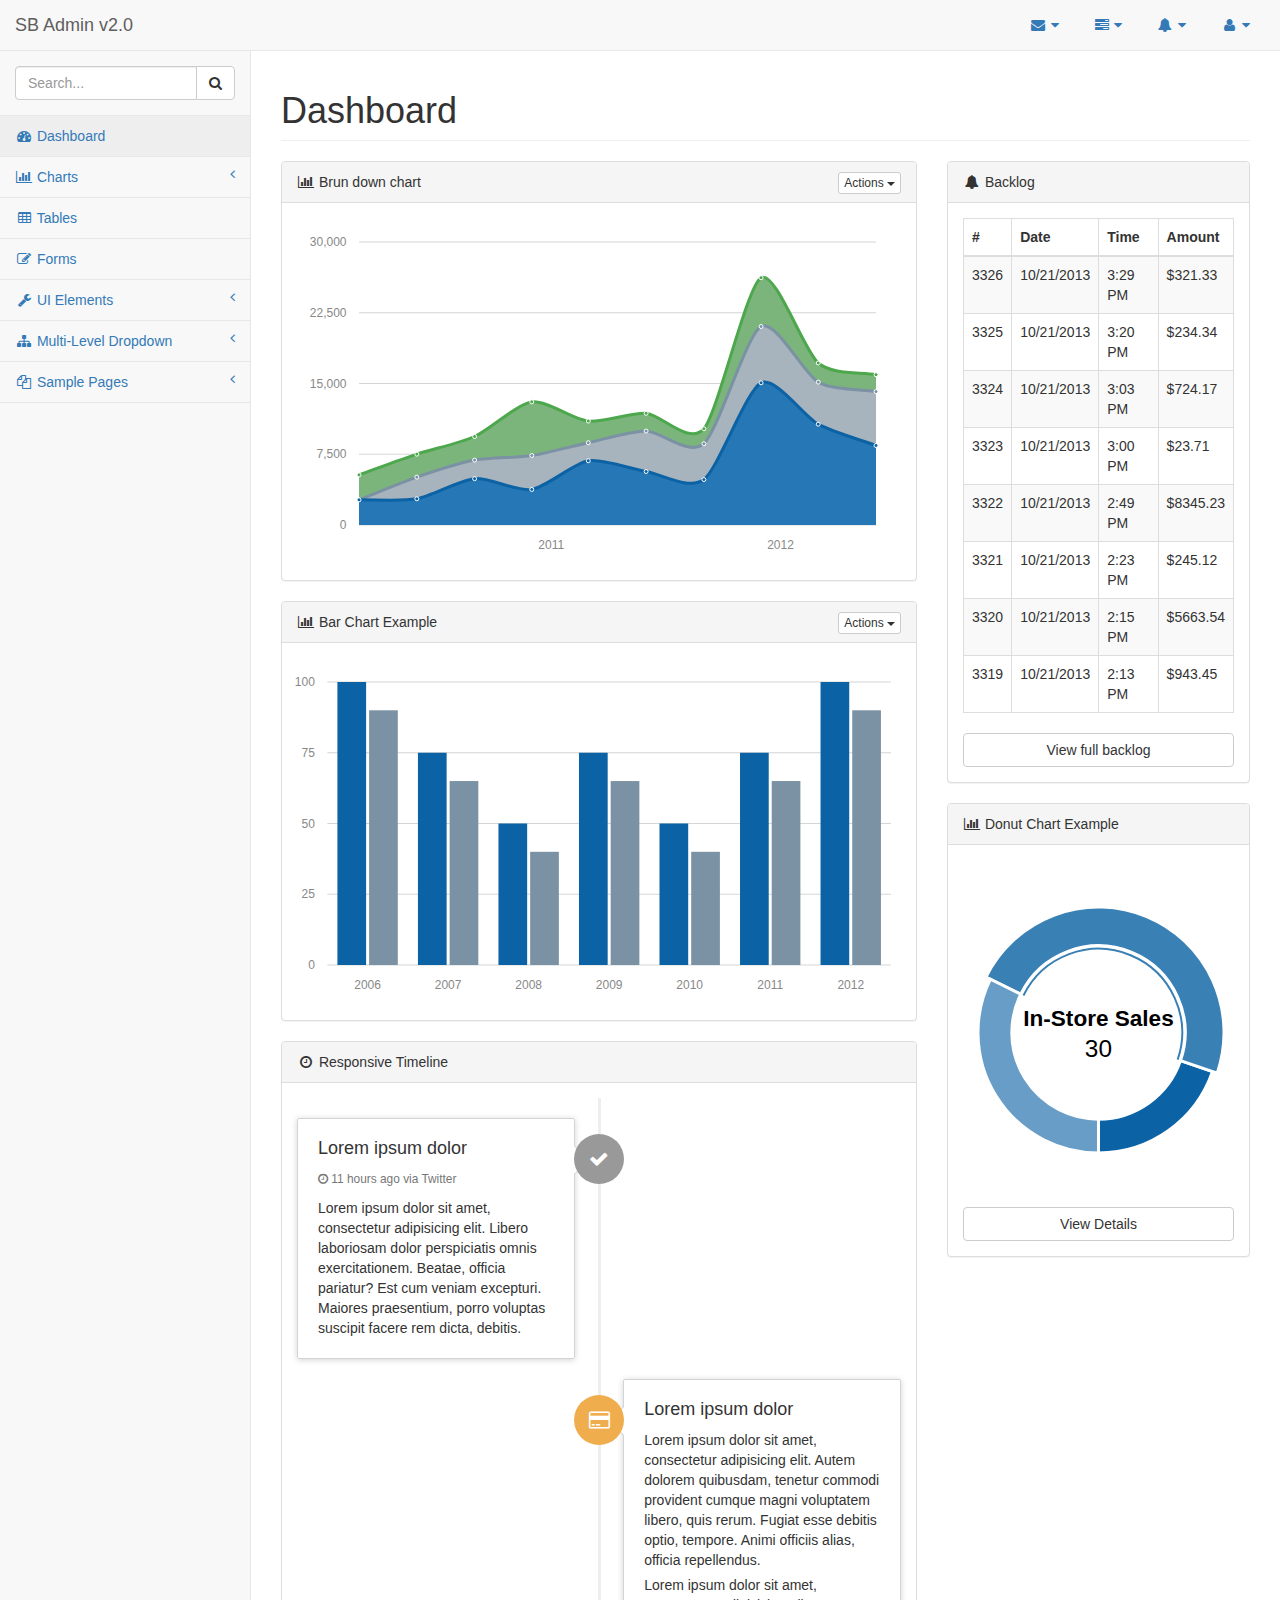
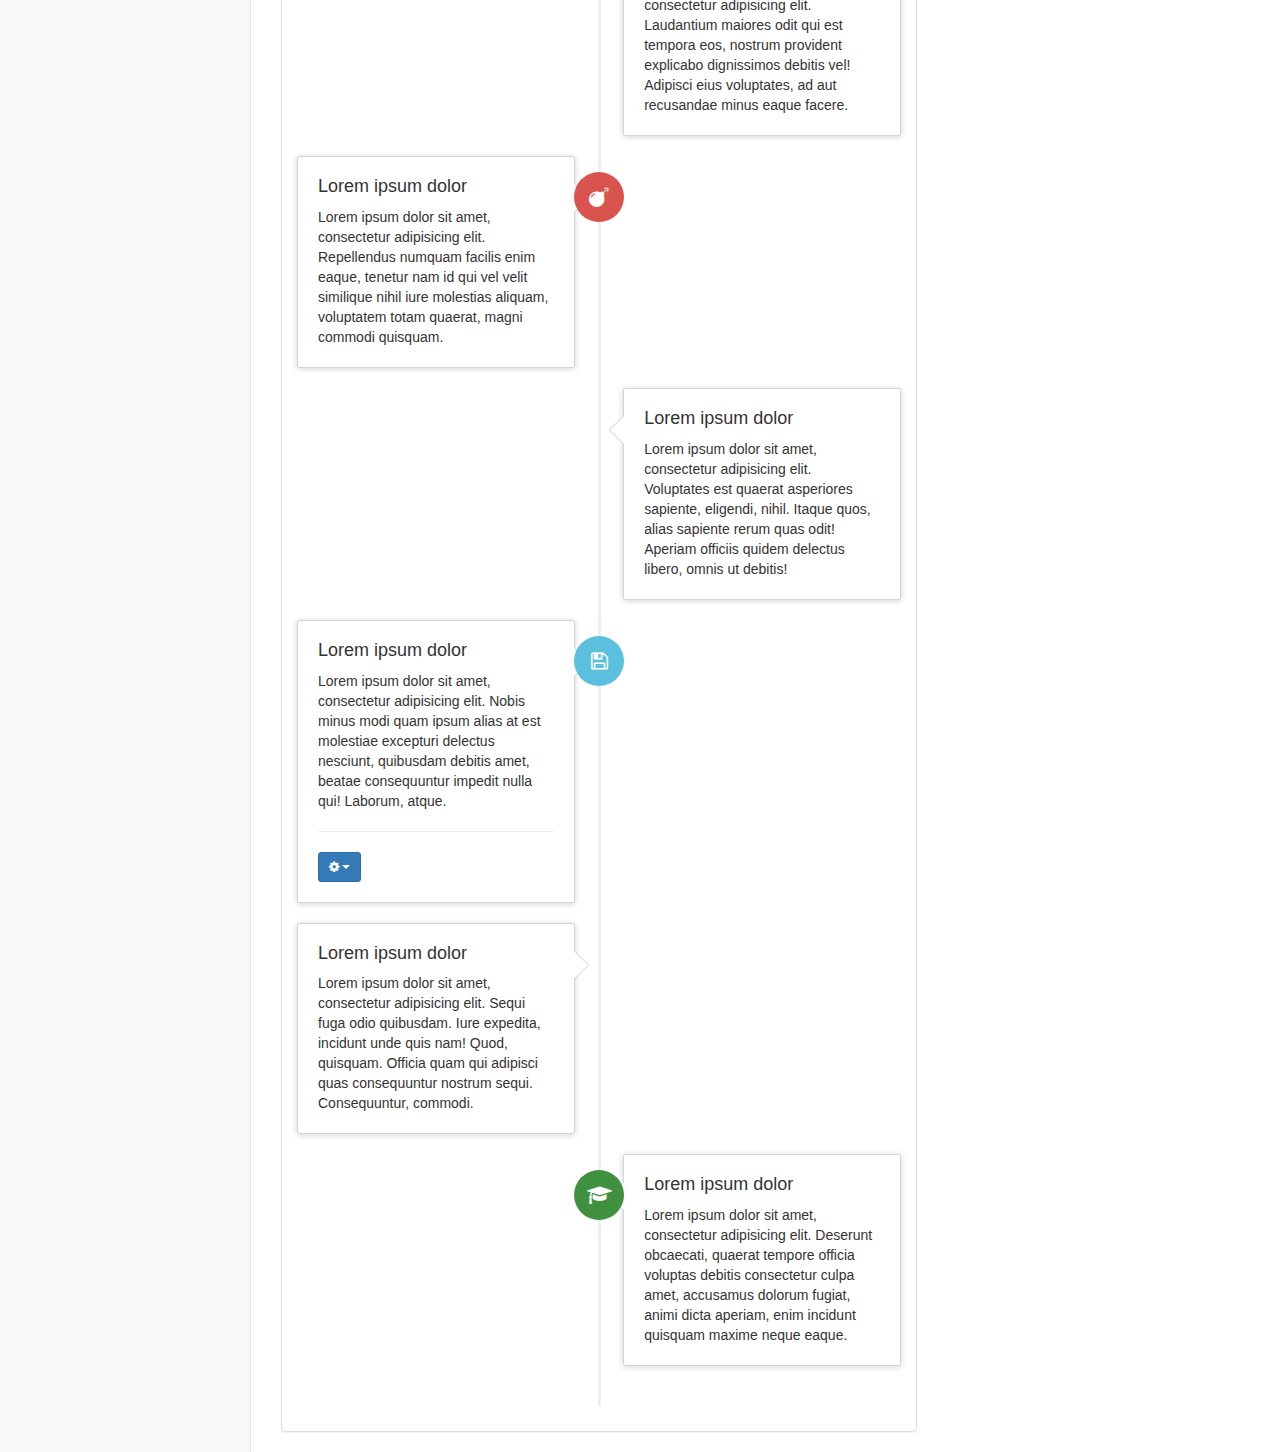
<file: index.html>
<!DOCTYPE html>
<html>
<head>
<meta http-equiv="refresh" content="0;url=pages/index.html">
<title>SB Admin 2</title>
<script language="javascript">
    window.location.href = "pages/index.html"
</script>
</head>
<body>
Go to <a href="pages/index.html">/pages/index.html</a>
</body>
</html>
</file>
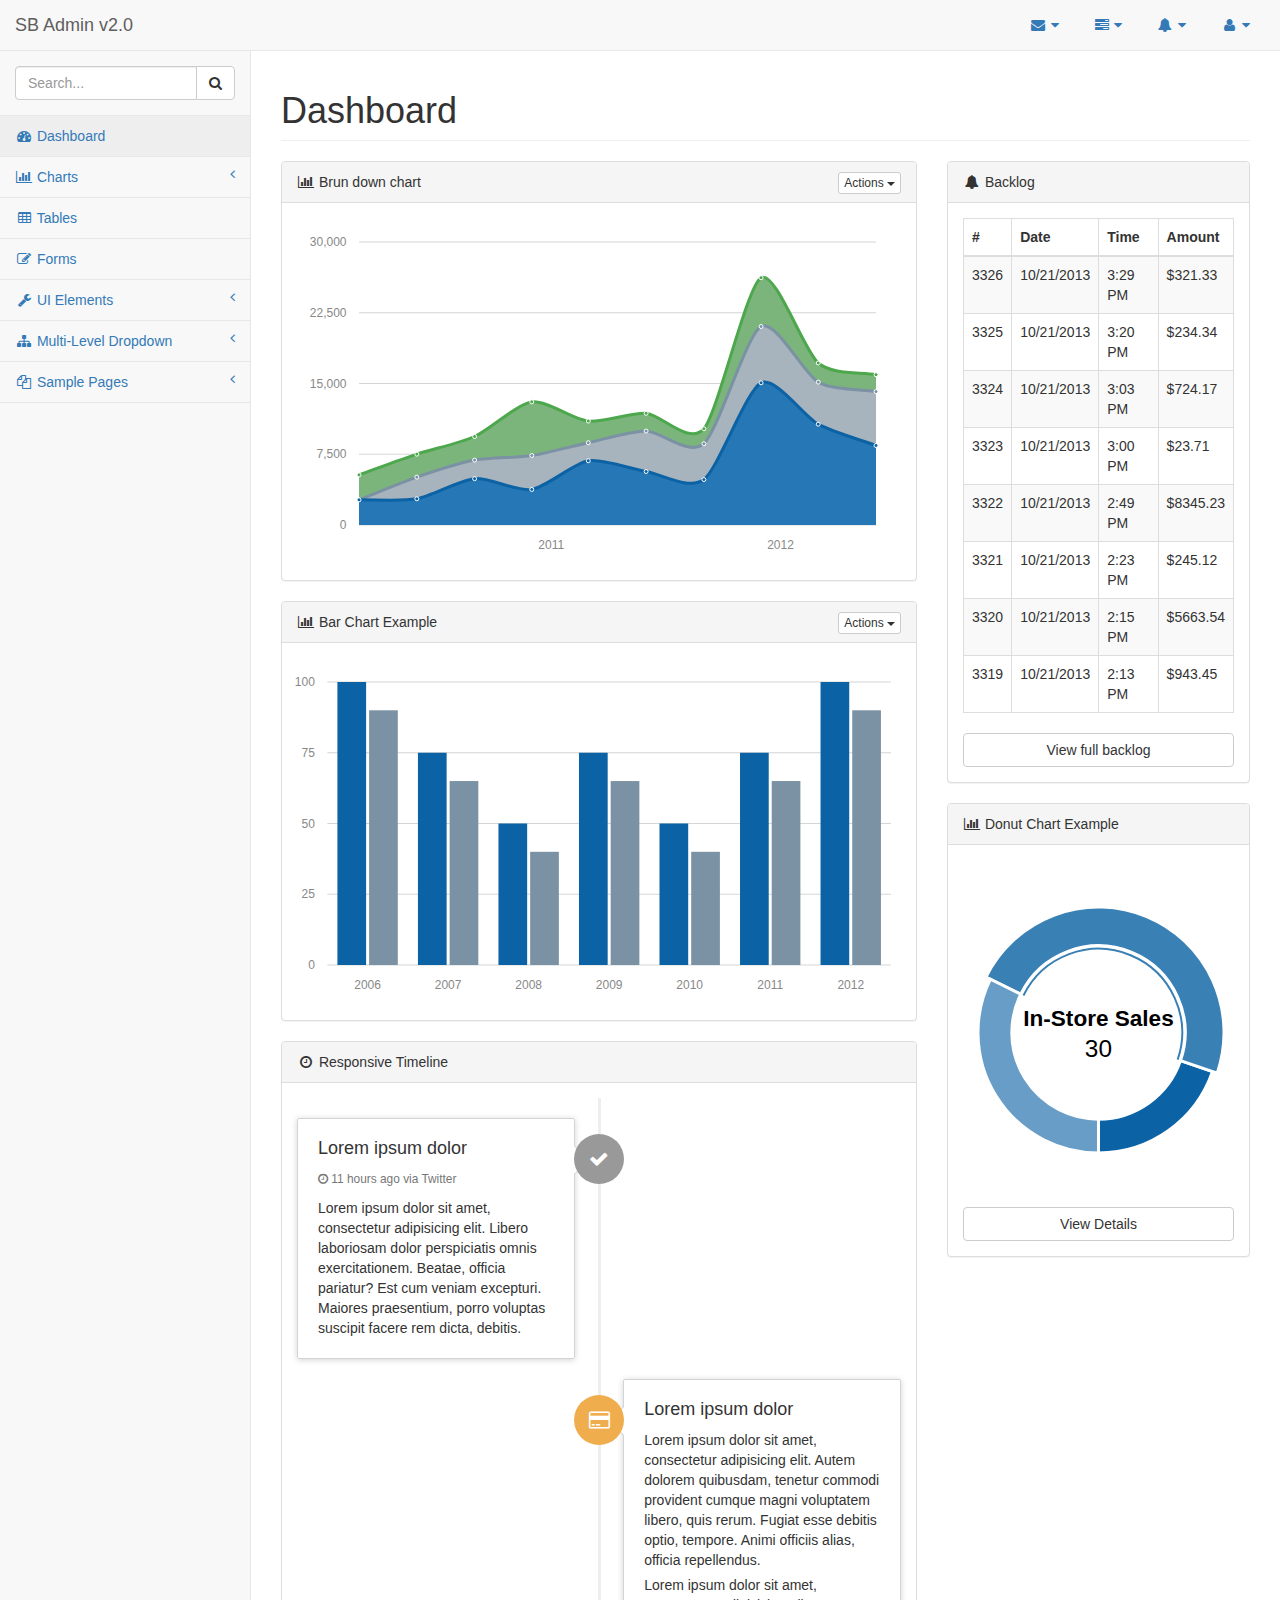
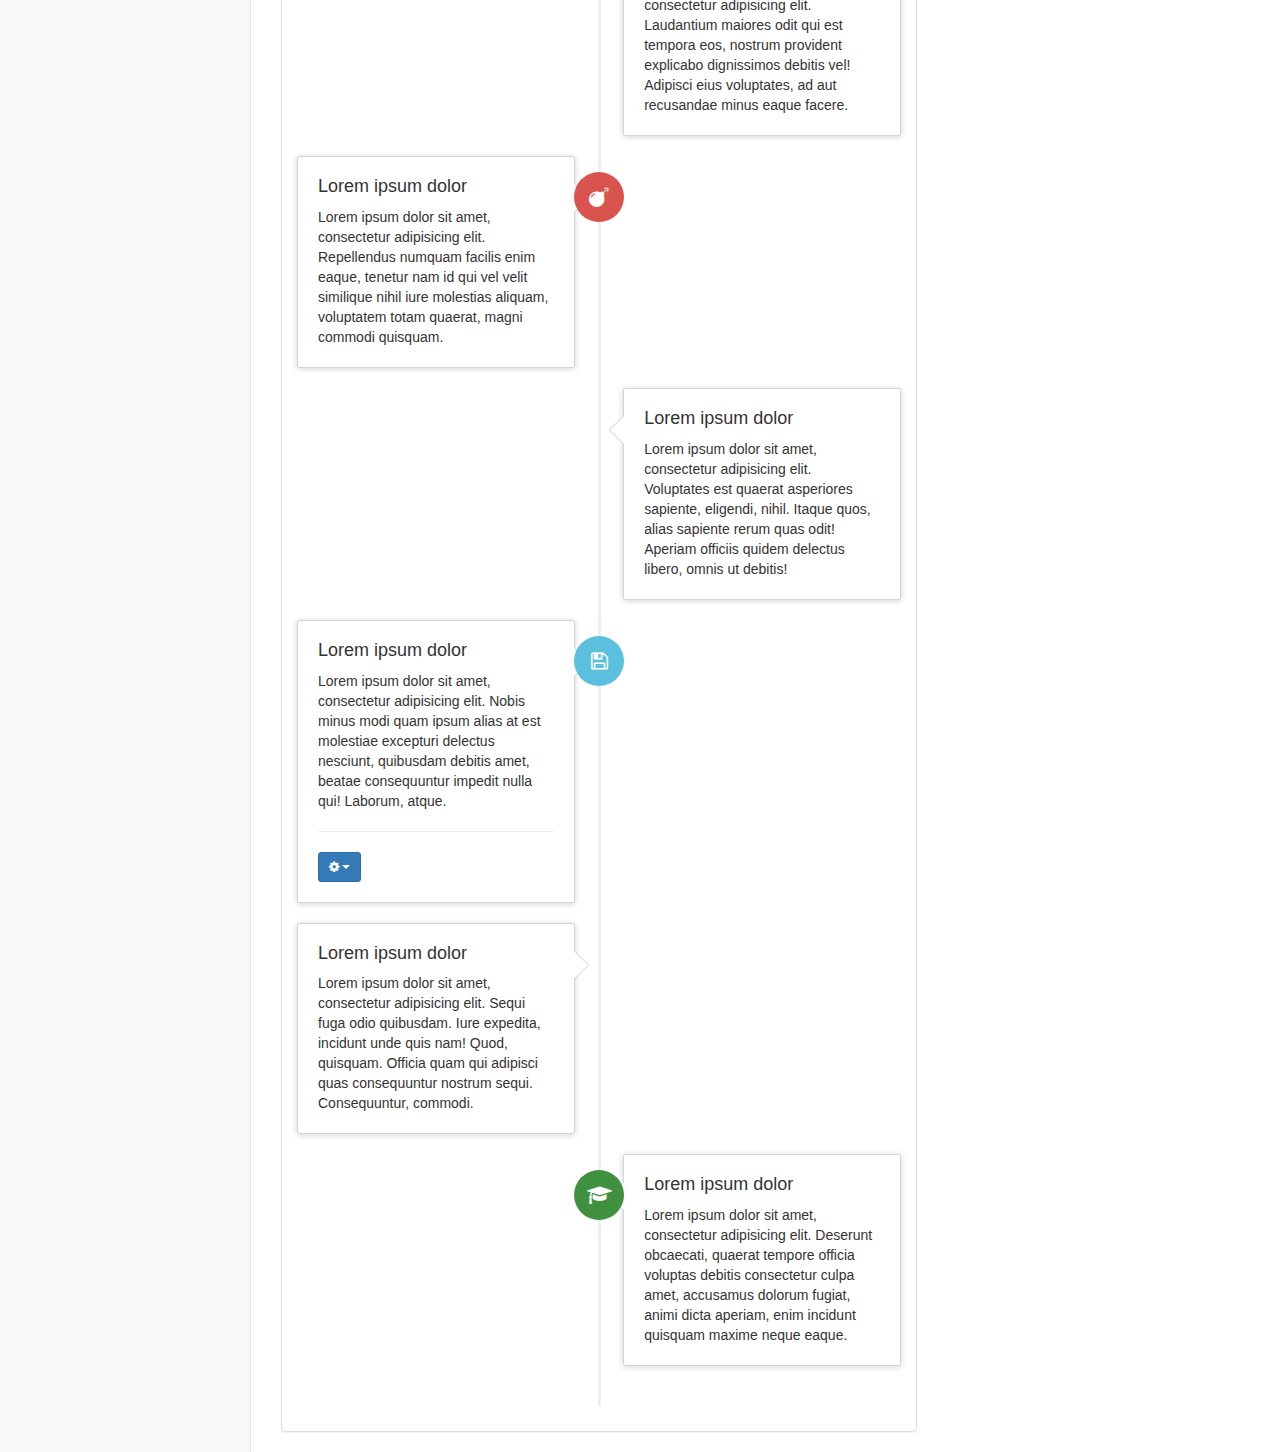
<file: pages/index.html>
<!DOCTYPE html>
<html lang="en">

<head>

    <meta charset="utf-8">
    <meta http-equiv="X-UA-Compatible" content="IE=edge">
    <meta name="viewport" content="width=device-width, initial-scale=1">
    <meta name="description" content="">
    <meta name="author" content="">

    <title>SB Admin 2 - Bootstrap Admin Theme</title>

    <!-- Bootstrap Core CSS -->
    <link href="../vendor/bootstrap/css/bootstrap.min.css" rel="stylesheet">

    <!-- MetisMenu CSS -->
    <link href="../vendor/metisMenu/metisMenu.min.css" rel="stylesheet">

    <!-- Custom CSS -->
    <link href="../dist/css/sb-admin-2.css" rel="stylesheet">

    <!-- Morris Charts CSS -->
    <link href="../vendor/morrisjs/morris.css" rel="stylesheet">

    <!-- Custom Fonts -->
    <link href="../vendor/font-awesome/css/font-awesome.min.css" rel="stylesheet" type="text/css">

    <!-- HTML5 Shim and Respond.js IE8 support of HTML5 elements and media queries -->
    <!-- WARNING: Respond.js doesn't work if you view the page via file:// -->
    <!--[if lt IE 9]>
        <script src="https://oss.maxcdn.com/libs/html5shiv/3.7.0/html5shiv.js"></script>
        <script src="https://oss.maxcdn.com/libs/respond.js/1.4.2/respond.min.js"></script>
    <![endif]-->

</head>

<body>

    <div id="wrapper">

        <!-- Navigation -->
        <nav class="navbar navbar-default navbar-static-top" role="navigation" style="margin-bottom: 0">
            <div class="navbar-header">
                <button type="button" class="navbar-toggle" data-toggle="collapse" data-target=".navbar-collapse">
                    <span class="sr-only">Toggle navigation</span>
                    <span class="icon-bar"></span>
                    <span class="icon-bar"></span>
                    <span class="icon-bar"></span>
                </button>
                <a class="navbar-brand" href="index.html">SB Admin v2.0</a>
            </div>
            <!-- /.navbar-header -->

            <ul class="nav navbar-top-links navbar-right">
                <li class="dropdown">
                    <a class="dropdown-toggle" data-toggle="dropdown" href="#">
                        <i class="fa fa-envelope fa-fw"></i> <i class="fa fa-caret-down"></i>
                    </a>
                    <ul class="dropdown-menu dropdown-messages">
                        <li>
                            <a href="#">
                                <div>
                                    <strong>John Smith</strong>
                                    <span class="pull-right text-muted">
                                        <em>Yesterday</em>
                                    </span>
                                </div>
                                <div>Lorem ipsum dolor sit amet, consectetur adipiscing elit. Pellentesque eleifend...</div>
                            </a>
                        </li>
                        <li class="divider"></li>
                        <li>
                            <a href="#">
                                <div>
                                    <strong>John Smith</strong>
                                    <span class="pull-right text-muted">
                                        <em>Yesterday</em>
                                    </span>
                                </div>
                                <div>Lorem ipsum dolor sit amet, consectetur adipiscing elit. Pellentesque eleifend...</div>
                            </a>
                        </li>
                        <li class="divider"></li>
                        <li>
                            <a href="#">
                                <div>
                                    <strong>John Smith</strong>
                                    <span class="pull-right text-muted">
                                        <em>Yesterday</em>
                                    </span>
                                </div>
                                <div>Lorem ipsum dolor sit amet, consectetur adipiscing elit. Pellentesque eleifend...</div>
                            </a>
                        </li>
                        <li class="divider"></li>
                        <li>
                            <a class="text-center" href="#">
                                <strong>Read All Messages</strong>
                                <i class="fa fa-angle-right"></i>
                            </a>
                        </li>
                    </ul>
                    <!-- /.dropdown-messages -->
                </li>
                <!-- /.dropdown -->
                <li class="dropdown">
                    <a class="dropdown-toggle" data-toggle="dropdown" href="#">
                        <i class="fa fa-tasks fa-fw"></i> <i class="fa fa-caret-down"></i>
                    </a>
                    <ul class="dropdown-menu dropdown-tasks">
                        <li>
                            <a href="#">
                                <div>
                                    <p>
                                        <strong>Task 1</strong>
                                        <span class="pull-right text-muted">40% Complete</span>
                                    </p>
                                    <div class="progress progress-striped active">
                                        <div class="progress-bar progress-bar-success" role="progressbar" aria-valuenow="40" aria-valuemin="0" aria-valuemax="100" style="width: 40%">
                                            <span class="sr-only">40% Complete (success)</span>
                                        </div>
                                    </div>
                                </div>
                            </a>
                        </li>
                        <li class="divider"></li>
                        <li>
                            <a href="#">
                                <div>
                                    <p>
                                        <strong>Task 2</strong>
                                        <span class="pull-right text-muted">20% Complete</span>
                                    </p>
                                    <div class="progress progress-striped active">
                                        <div class="progress-bar progress-bar-info" role="progressbar" aria-valuenow="20" aria-valuemin="0" aria-valuemax="100" style="width: 20%">
                                            <span class="sr-only">20% Complete</span>
                                        </div>
                                    </div>
                                </div>
                            </a>
                        </li>
                        <li class="divider"></li>
                        <li>
                            <a href="#">
                                <div>
                                    <p>
                                        <strong>Task 3</strong>
                                        <span class="pull-right text-muted">60% Complete</span>
                                    </p>
                                    <div class="progress progress-striped active">
                                        <div class="progress-bar progress-bar-warning" role="progressbar" aria-valuenow="60" aria-valuemin="0" aria-valuemax="100" style="width: 60%">
                                            <span class="sr-only">60% Complete (warning)</span>
                                        </div>
                                    </div>
                                </div>
                            </a>
                        </li>
                        <li class="divider"></li>
                        <li>
                            <a href="#">
                                <div>
                                    <p>
                                        <strong>Task 4</strong>
                                        <span class="pull-right text-muted">80% Complete</span>
                                    </p>
                                    <div class="progress progress-striped active">
                                        <div class="progress-bar progress-bar-danger" role="progressbar" aria-valuenow="80" aria-valuemin="0" aria-valuemax="100" style="width: 80%">
                                            <span class="sr-only">80% Complete (danger)</span>
                                        </div>
                                    </div>
                                </div>
                            </a>
                        </li>
                        <li class="divider"></li>
                        <li>
                            <a class="text-center" href="#">
                                <strong>See All Tasks</strong>
                                <i class="fa fa-angle-right"></i>
                            </a>
                        </li>
                    </ul>
                    <!-- /.dropdown-tasks -->
                </li>
                <!-- /.dropdown -->
                <li class="dropdown">
                    <a class="dropdown-toggle" data-toggle="dropdown" href="#">
                        <i class="fa fa-bell fa-fw"></i> <i class="fa fa-caret-down"></i>
                    </a>
                    <ul class="dropdown-menu dropdown-alerts">
                        <li>
                            <a href="#">
                                <div>
                                    <i class="fa fa-comment fa-fw"></i> New Comment
                                    <span class="pull-right text-muted small">4 minutes ago</span>
                                </div>
                            </a>
                        </li>
                        <li class="divider"></li>
                        <li>
                            <a href="#">
                                <div>
                                    <i class="fa fa-twitter fa-fw"></i> 3 New Followers
                                    <span class="pull-right text-muted small">12 minutes ago</span>
                                </div>
                            </a>
                        </li>
                        <li class="divider"></li>
                        <li>
                            <a href="#">
                                <div>
                                    <i class="fa fa-envelope fa-fw"></i> Message Sent
                                    <span class="pull-right text-muted small">4 minutes ago</span>
                                </div>
                            </a>
                        </li>
                        <li class="divider"></li>
                        <li>
                            <a href="#">
                                <div>
                                    <i class="fa fa-tasks fa-fw"></i> New Task
                                    <span class="pull-right text-muted small">4 minutes ago</span>
                                </div>
                            </a>
                        </li>
                        <li class="divider"></li>
                        <li>
                            <a href="#">
                                <div>
                                    <i class="fa fa-upload fa-fw"></i> Server Rebooted
                                    <span class="pull-right text-muted small">4 minutes ago</span>
                                </div>
                            </a>
                        </li>
                        <li class="divider"></li>
                        <li>
                            <a class="text-center" href="#">
                                <strong>See All Alerts</strong>
                                <i class="fa fa-angle-right"></i>
                            </a>
                        </li>
                    </ul>
                    <!-- /.dropdown-alerts -->
                </li>
                <!-- /.dropdown -->
                <li class="dropdown">
                    <a class="dropdown-toggle" data-toggle="dropdown" href="#">
                        <i class="fa fa-user fa-fw"></i> <i class="fa fa-caret-down"></i>
                    </a>
                    <ul class="dropdown-menu dropdown-user">
                        <li><a href="#"><i class="fa fa-user fa-fw"></i> User Profile</a>
                        </li>
                        <li><a href="#"><i class="fa fa-gear fa-fw"></i> Settings</a>
                        </li>
                        <li class="divider"></li>
                        <li><a href="login.html"><i class="fa fa-sign-out fa-fw"></i> Logout</a>
                        </li>
                    </ul>
                    <!-- /.dropdown-user -->
                </li>
                <!-- /.dropdown -->
            </ul>
            <!-- /.navbar-top-links -->

            <div class="navbar-default sidebar" role="navigation">
                <div class="sidebar-nav navbar-collapse">
                    <ul class="nav" id="side-menu">
                        <li class="sidebar-search">
                            <div class="input-group custom-search-form">
                                <input type="text" class="form-control" placeholder="Search...">
                                <span class="input-group-btn">
                                <button class="btn btn-default" type="button">
                                    <i class="fa fa-search"></i>
                                </button>
                            </span>
                            </div>
                            <!-- /input-group -->
                        </li>
                        <li>
                            <a href="index.html"><i class="fa fa-dashboard fa-fw"></i> Dashboard</a>
                        </li>
                        <li>
                            <a href="#"><i class="fa fa-bar-chart-o fa-fw"></i> Charts<span class="fa arrow"></span></a>
                            <ul class="nav nav-second-level">
                                <li>
                                    <a href="flot.html">Flot Charts</a>
                                </li>
                                <li>
                                    <a href="morris.html">Morris.js Charts</a>
                                </li>
                            </ul>
                            <!-- /.nav-second-level -->
                        </li>
                        <li>
                            <a href="tables.html"><i class="fa fa-table fa-fw"></i> Tables</a>
                        </li>
                        <li>
                            <a href="forms.html"><i class="fa fa-edit fa-fw"></i> Forms</a>
                        </li>
                        <li>
                            <a href="#"><i class="fa fa-wrench fa-fw"></i> UI Elements<span class="fa arrow"></span></a>
                            <ul class="nav nav-second-level">
                                <li>
                                    <a href="panels-wells.html">Panels and Wells</a>
                                </li>
                                <li>
                                    <a href="buttons.html">Buttons</a>
                                </li>
                                <li>
                                    <a href="notifications.html">Notifications</a>
                                </li>
                                <li>
                                    <a href="typography.html">Typography</a>
                                </li>
                                <li>
                                    <a href="icons.html"> Icons</a>
                                </li>
                                <li>
                                    <a href="grid.html">Grid</a>
                                </li>
                            </ul>
                            <!-- /.nav-second-level -->
                        </li>
                        <li>
                            <a href="#"><i class="fa fa-sitemap fa-fw"></i> Multi-Level Dropdown<span class="fa arrow"></span></a>
                            <ul class="nav nav-second-level">
                                <li>
                                    <a href="#">Second Level Item</a>
                                </li>
                                <li>
                                    <a href="#">Second Level Item</a>
                                </li>
                                <li>
                                    <a href="#">Third Level <span class="fa arrow"></span></a>
                                    <ul class="nav nav-third-level">
                                        <li>
                                            <a href="#">Third Level Item</a>
                                        </li>
                                        <li>
                                            <a href="#">Third Level Item</a>
                                        </li>
                                        <li>
                                            <a href="#">Third Level Item</a>
                                        </li>
                                        <li>
                                            <a href="#">Third Level Item</a>
                                        </li>
                                    </ul>
                                    <!-- /.nav-third-level -->
                                </li>
                            </ul>
                            <!-- /.nav-second-level -->
                        </li>
                        <li>
                            <a href="#"><i class="fa fa-files-o fa-fw"></i> Sample Pages<span class="fa arrow"></span></a>
                            <ul class="nav nav-second-level">
                                <li>
                                    <a href="blank.html">Blank Page</a>
                                </li>
                                <li>
                                    <a href="login.html">Login Page</a>
                                </li>
                            </ul>
                            <!-- /.nav-second-level -->
                        </li>
                    </ul>
                </div>
                <!-- /.sidebar-collapse -->
            </div>
            <!-- /.navbar-static-side -->
        </nav>

        <div id="page-wrapper">
            <div class="row">
                <div class="col-lg-12">
                    <h1 class="page-header">Dashboard</h1>
                </div>
                <!-- /.col-lg-12 -->
            </div>
            <!-- /.row -->
            <div class="row">
                <div class="col-lg-8">
                    <div class="panel panel-default">
                        <div class="panel-heading">
                            <i class="fa fa-bar-chart-o fa-fw"></i> Brun down chart
                            <div class="pull-right">
                                <div class="btn-group">
                                    <button type="button" class="btn btn-default btn-xs dropdown-toggle" data-toggle="dropdown">
                                        Actions
                                        <span class="caret"></span>
                                    </button>
                                    <ul class="dropdown-menu pull-right" role="menu">
                                        <li><a href="#">Action</a>
                                        </li>
                                        <li><a href="#">Another action</a>
                                        </li>
                                        <li><a href="#">Something else here</a>
                                        </li>
                                        <li class="divider"></li>
                                        <li><a href="#">Separated link</a>
                                        </li>
                                    </ul>
                                </div>
                            </div>
                        </div>
                        <!-- /.panel-heading -->
                        <div class="panel-body">
                            <div id="morris-area-chart"></div>
                        </div>
                        <!-- /.panel-body -->
                    </div>
                    <!-- /.panel -->
                    <div class="panel panel-default">
                        <div class="panel-heading">
                            <i class="fa fa-bar-chart-o fa-fw"></i> Bar Chart Example
                            <div class="pull-right">
                                <div class="btn-group">
                                    <button type="button" class="btn btn-default btn-xs dropdown-toggle" data-toggle="dropdown">
                                        Actions
                                        <span class="caret"></span>
                                    </button>
                                    <ul class="dropdown-menu pull-right" role="menu">
                                        <li><a href="#">Action</a>
                                        </li>
                                        <li><a href="#">Another action</a>
                                        </li>
                                        <li><a href="#">Something else here</a>
                                        </li>
                                        <li class="divider"></li>
                                        <li><a href="#">Separated link</a>
                                        </li>
                                    </ul>
                                </div>
                            </div>
                        </div>
                        <!-- /.panel-heading -->
                        <div class="panel-body">
                            <div class="row">
                                <div id="morris-bar-chart"></div>
                            </div>
                            <!-- /.row -->
                        </div>
                        <!-- /.panel-body -->
                    </div>
                    <!-- /.panel -->
                    <div class="panel panel-default">
                        <div class="panel-heading">
                            <i class="fa fa-clock-o fa-fw"></i> Responsive Timeline
                        </div>
                        <!-- /.panel-heading -->
                        <div class="panel-body">
                            <ul class="timeline">
                                <li>
                                    <div class="timeline-badge"><i class="fa fa-check"></i>
                                    </div>
                                    <div class="timeline-panel">
                                        <div class="timeline-heading">
                                            <h4 class="timeline-title">Lorem ipsum dolor</h4>
                                            <p><small class="text-muted"><i class="fa fa-clock-o"></i> 11 hours ago via Twitter</small>
                                            </p>
                                        </div>
                                        <div class="timeline-body">
                                            <p>Lorem ipsum dolor sit amet, consectetur adipisicing elit. Libero laboriosam dolor perspiciatis omnis exercitationem. Beatae, officia pariatur? Est cum veniam excepturi. Maiores praesentium, porro voluptas suscipit facere rem dicta, debitis.</p>
                                        </div>
                                    </div>
                                </li>
                                <li class="timeline-inverted">
                                    <div class="timeline-badge warning"><i class="fa fa-credit-card"></i>
                                    </div>
                                    <div class="timeline-panel">
                                        <div class="timeline-heading">
                                            <h4 class="timeline-title">Lorem ipsum dolor</h4>
                                        </div>
                                        <div class="timeline-body">
                                            <p>Lorem ipsum dolor sit amet, consectetur adipisicing elit. Autem dolorem quibusdam, tenetur commodi provident cumque magni voluptatem libero, quis rerum. Fugiat esse debitis optio, tempore. Animi officiis alias, officia repellendus.</p>
                                            <p>Lorem ipsum dolor sit amet, consectetur adipisicing elit. Laudantium maiores odit qui est tempora eos, nostrum provident explicabo dignissimos debitis vel! Adipisci eius voluptates, ad aut recusandae minus eaque facere.</p>
                                        </div>
                                    </div>
                                </li>
                                <li>
                                    <div class="timeline-badge danger"><i class="fa fa-bomb"></i>
                                    </div>
                                    <div class="timeline-panel">
                                        <div class="timeline-heading">
                                            <h4 class="timeline-title">Lorem ipsum dolor</h4>
                                        </div>
                                        <div class="timeline-body">
                                            <p>Lorem ipsum dolor sit amet, consectetur adipisicing elit. Repellendus numquam facilis enim eaque, tenetur nam id qui vel velit similique nihil iure molestias aliquam, voluptatem totam quaerat, magni commodi quisquam.</p>
                                        </div>
                                    </div>
                                </li>
                                <li class="timeline-inverted">
                                    <div class="timeline-panel">
                                        <div class="timeline-heading">
                                            <h4 class="timeline-title">Lorem ipsum dolor</h4>
                                        </div>
                                        <div class="timeline-body">
                                            <p>Lorem ipsum dolor sit amet, consectetur adipisicing elit. Voluptates est quaerat asperiores sapiente, eligendi, nihil. Itaque quos, alias sapiente rerum quas odit! Aperiam officiis quidem delectus libero, omnis ut debitis!</p>
                                        </div>
                                    </div>
                                </li>
                                <li>
                                    <div class="timeline-badge info"><i class="fa fa-save"></i>
                                    </div>
                                    <div class="timeline-panel">
                                        <div class="timeline-heading">
                                            <h4 class="timeline-title">Lorem ipsum dolor</h4>
                                        </div>
                                        <div class="timeline-body">
                                            <p>Lorem ipsum dolor sit amet, consectetur adipisicing elit. Nobis minus modi quam ipsum alias at est molestiae excepturi delectus nesciunt, quibusdam debitis amet, beatae consequuntur impedit nulla qui! Laborum, atque.</p>
                                            <hr>
                                            <div class="btn-group">
                                                <button type="button" class="btn btn-primary btn-sm dropdown-toggle" data-toggle="dropdown">
                                                    <i class="fa fa-gear"></i> <span class="caret"></span>
                                                </button>
                                                <ul class="dropdown-menu" role="menu">
                                                    <li><a href="#">Action</a>
                                                    </li>
                                                    <li><a href="#">Another action</a>
                                                    </li>
                                                    <li><a href="#">Something else here</a>
                                                    </li>
                                                    <li class="divider"></li>
                                                    <li><a href="#">Separated link</a>
                                                    </li>
                                                </ul>
                                            </div>
                                        </div>
                                    </div>
                                </li>
                                <li>
                                    <div class="timeline-panel">
                                        <div class="timeline-heading">
                                            <h4 class="timeline-title">Lorem ipsum dolor</h4>
                                        </div>
                                        <div class="timeline-body">
                                            <p>Lorem ipsum dolor sit amet, consectetur adipisicing elit. Sequi fuga odio quibusdam. Iure expedita, incidunt unde quis nam! Quod, quisquam. Officia quam qui adipisci quas consequuntur nostrum sequi. Consequuntur, commodi.</p>
                                        </div>
                                    </div>
                                </li>
                                <li class="timeline-inverted">
                                    <div class="timeline-badge success"><i class="fa fa-graduation-cap"></i>
                                    </div>
                                    <div class="timeline-panel">
                                        <div class="timeline-heading">
                                            <h4 class="timeline-title">Lorem ipsum dolor</h4>
                                        </div>
                                        <div class="timeline-body">
                                            <p>Lorem ipsum dolor sit amet, consectetur adipisicing elit. Deserunt obcaecati, quaerat tempore officia voluptas debitis consectetur culpa amet, accusamus dolorum fugiat, animi dicta aperiam, enim incidunt quisquam maxime neque eaque.</p>
                                        </div>
                                    </div>
                                </li>
                            </ul>
                        </div>
                        <!-- /.panel-body -->
                    </div>
                    <!-- /.panel -->
                </div>
                <!-- /.col-lg-8 -->
                <div class="col-lg-4">
                    <div class="panel panel-default">
                        <div class="panel-heading">
                            <i class="fa fa-bell fa-fw"></i> Backlog
                        </div>
                        <!-- /.panel-heading -->
                        <div class="panel-body">
                            
                            <div class="table-responsive">
                                <table class="table table-bordered table-hover table-striped">
                                    <thead>
                                        <tr>
                                            <th>#</th>
                                            <th>Date</th>
                                            <th>Time</th>
                                            <th>Amount</th>
                                        </tr>
                                    </thead>
                                    <tbody>
                                        <tr>
                                            <td>3326</td>
                                            <td>10/21/2013</td>
                                            <td>3:29 PM</td>
                                            <td>$321.33</td>
                                        </tr>
                                        <tr>
                                            <td>3325</td>
                                            <td>10/21/2013</td>
                                            <td>3:20 PM</td>
                                            <td>$234.34</td>
                                        </tr>
                                        <tr>
                                            <td>3324</td>
                                            <td>10/21/2013</td>
                                            <td>3:03 PM</td>
                                            <td>$724.17</td>
                                        </tr>
                                        <tr>
                                            <td>3323</td>
                                            <td>10/21/2013</td>
                                            <td>3:00 PM</td>
                                            <td>$23.71</td>
                                        </tr>
                                        <tr>
                                            <td>3322</td>
                                            <td>10/21/2013</td>
                                            <td>2:49 PM</td>
                                            <td>$8345.23</td>
                                        </tr>
                                        <tr>
                                            <td>3321</td>
                                            <td>10/21/2013</td>
                                            <td>2:23 PM</td>
                                            <td>$245.12</td>
                                        </tr>
                                        <tr>
                                            <td>3320</td>
                                            <td>10/21/2013</td>
                                            <td>2:15 PM</td>
                                            <td>$5663.54</td>
                                        </tr>
                                        <tr>
                                            <td>3319</td>
                                            <td>10/21/2013</td>
                                            <td>2:13 PM</td>
                                            <td>$943.45</td>
                                        </tr>
                                    </tbody>
                                </table>
                            </div>
                                    <!-- /.table-responsive -->
                                
                            <!-- /.list-group -->
                            <a href="#" class="btn btn-default btn-block">View full backlog</a>
                        </div>
                        <!-- /.panel-body -->
                    </div>
                    <!-- /.panel -->
                    <div class="panel panel-default">
                        <div class="panel-heading">
                            <i class="fa fa-bar-chart-o fa-fw"></i> Donut Chart Example
                        </div>
                        <div class="panel-body">
                            <div id="morris-donut-chart"></div>
                            <a href="#" class="btn btn-default btn-block">View Details</a>
                        </div>
                        <!-- /.panel-body -->
                    </div>
                    <!-- /.panel -->
                    <!-- /.panel .chat-panel -->
                </div>
                <!-- /.col-lg-4 -->
            </div>
            <!-- /.row -->
        </div>
        <!-- /#page-wrapper -->

    </div>
    <!-- /#wrapper -->

    <!-- jQuery -->
    <script src="../vendor/jquery/jquery.min.js"></script>

    <!-- Bootstrap Core JavaScript -->
    <script src="../vendor/bootstrap/js/bootstrap.min.js"></script>

    <!-- Metis Menu Plugin JavaScript -->
    <script src="../vendor/metisMenu/metisMenu.min.js"></script>

    <!-- Morris Charts JavaScript -->
    <script src="../vendor/raphael/raphael.min.js"></script>
    <script src="../vendor/morrisjs/morris.min.js"></script>
    <script src="../data/morris-data.js"></script>

    <!-- Custom Theme JavaScript -->
    <script src="../dist/js/sb-admin-2.js"></script>

    <script src="main.js"></script>

</body>

</html>
</file>
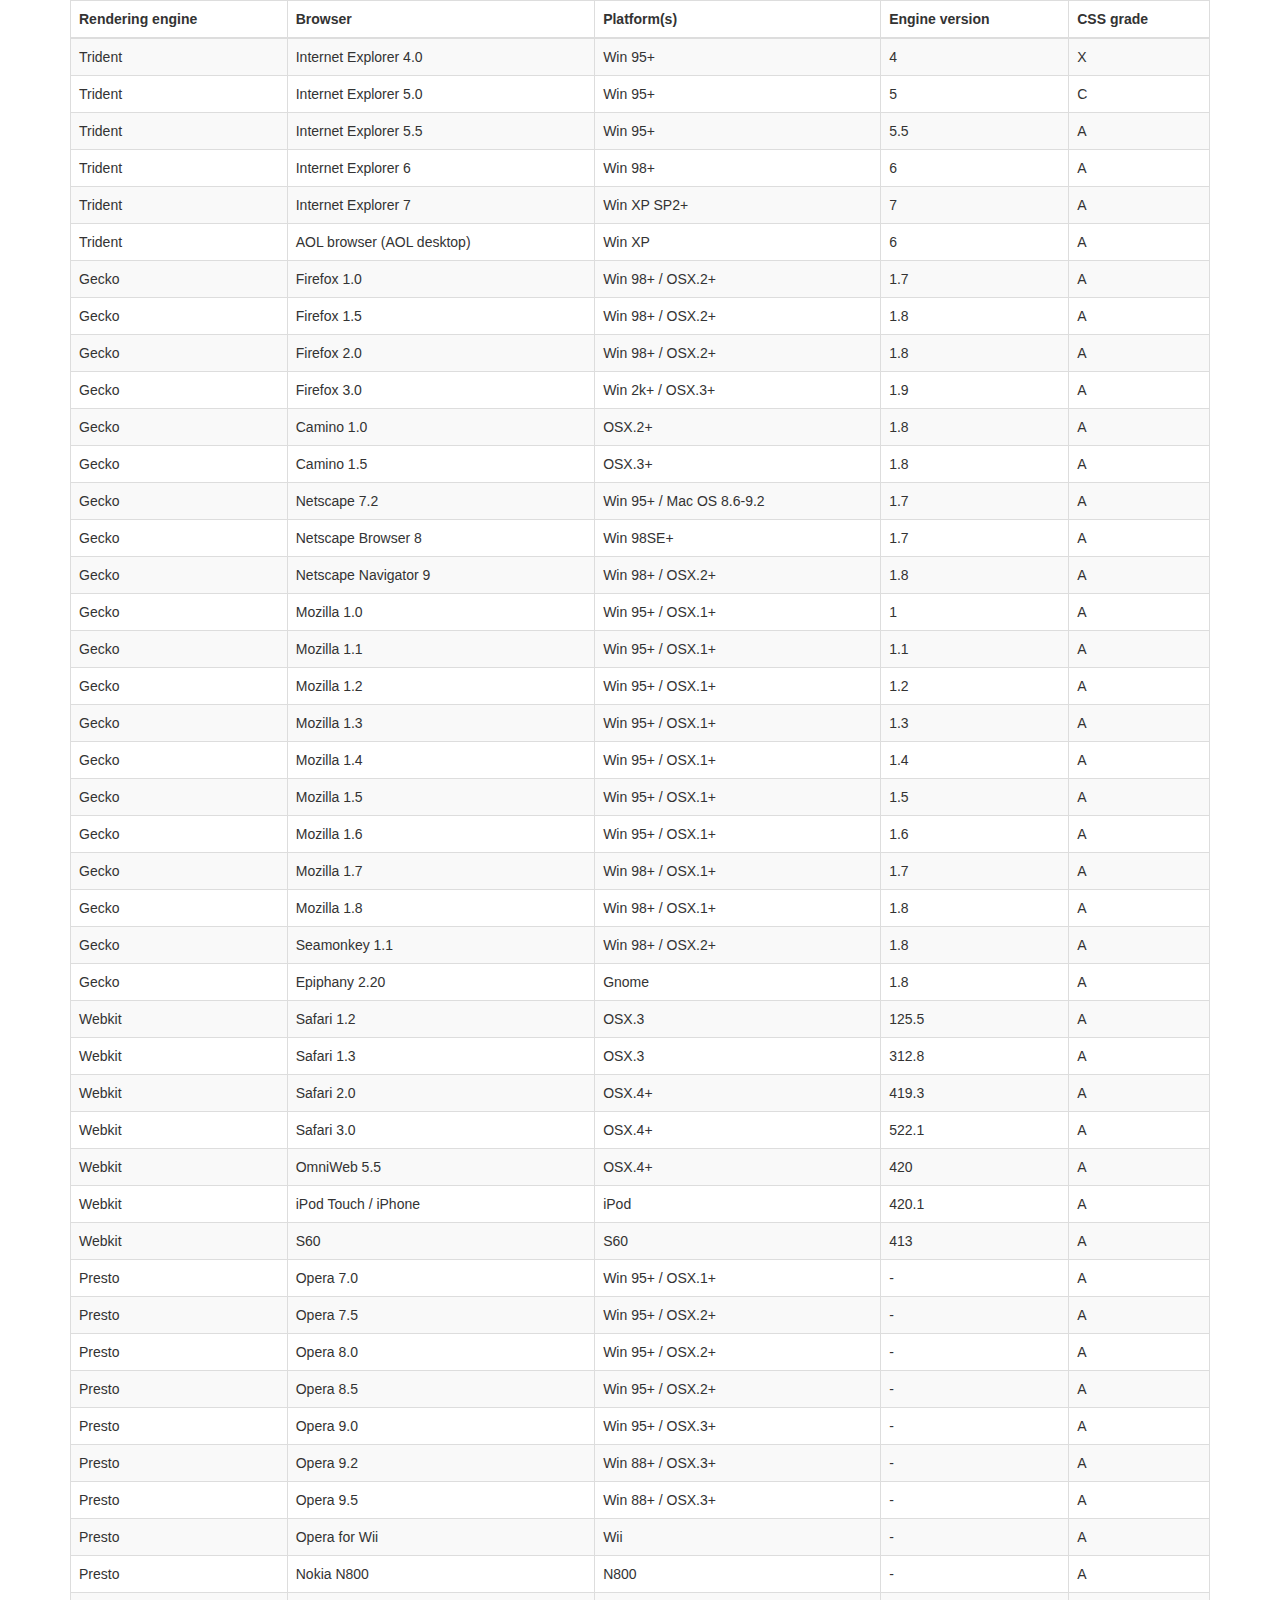
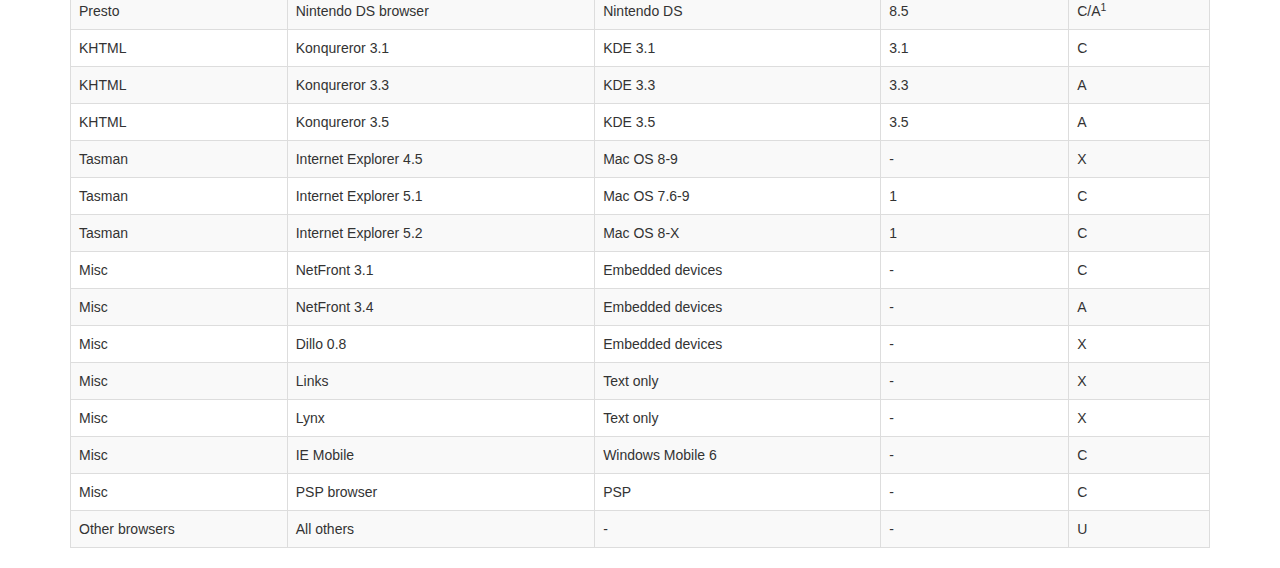
<file: vendor/datatables-plugins/index.html>
<!DOCTYPE HTML PUBLIC "-//W3C//DTD HTML 4.01//EN" "http://www.w3.org/TR/html4/strict.dtd">
<html>
	<head>
		<meta http-equiv="content-type" content="text/html; charset=utf-8" />
		
		<title>DataTables Bootstrap 3 example</title>

		<link rel="stylesheet" type="text/css" href="//maxcdn.bootstrapcdn.com/bootstrap/3.3.0/css/bootstrap.min.css">
		<link rel="stylesheet" type="text/css" href="dataTables.bootstrap.css">

		<script type="text/javascript" language="javascript" src="//code.jquery.com/jquery-1.11.1.min.js"></script>
		<script type="text/javascript" language="javascript" src="//cdn.datatables.net/1.10.3/js/jquery.dataTables.min.js"></script>
		<script type="text/javascript" language="javascript" src="dataTables.bootstrap.js"></script>
		<script type="text/javascript" charset="utf-8">
			$(document).ready(function() {
				$('#example').dataTable();
			} );
		</script>
	</head>
	<body>
		<div class="container">
			
<table cellpadding="0" cellspacing="0" border="0" class="table table-striped table-bordered" id="example">
	<thead>
		<tr>
			<th>Rendering engine</th>
			<th>Browser</th>
			<th>Platform(s)</th>
			<th>Engine version</th>
			<th>CSS grade</th>
		</tr>
	</thead>
	<tbody>
		<tr class="odd gradeX">
			<td>Trident</td>
			<td>Internet
				 Explorer 4.0</td>
			<td>Win 95+</td>
			<td class="center"> 4</td>
			<td class="center">X</td>
		</tr>
		<tr class="even gradeC">
			<td>Trident</td>
			<td>Internet
				 Explorer 5.0</td>
			<td>Win 95+</td>
			<td class="center">5</td>
			<td class="center">C</td>
		</tr>
		<tr class="odd gradeA">
			<td>Trident</td>
			<td>Internet
				 Explorer 5.5</td>
			<td>Win 95+</td>
			<td class="center">5.5</td>
			<td class="center">A</td>
		</tr>
		<tr class="even gradeA">
			<td>Trident</td>
			<td>Internet
				 Explorer 6</td>
			<td>Win 98+</td>
			<td class="center">6</td>
			<td class="center">A</td>
		</tr>
		<tr class="odd gradeA">
			<td>Trident</td>
			<td>Internet Explorer 7</td>
			<td>Win XP SP2+</td>
			<td class="center">7</td>
			<td class="center">A</td>
		</tr>
		<tr class="even gradeA">
			<td>Trident</td>
			<td>AOL browser (AOL desktop)</td>
			<td>Win XP</td>
			<td class="center">6</td>
			<td class="center">A</td>
		</tr>
		<tr class="gradeA">
			<td>Gecko</td>
			<td>Firefox 1.0</td>
			<td>Win 98+ / OSX.2+</td>
			<td class="center">1.7</td>
			<td class="center">A</td>
		</tr>
		<tr class="gradeA">
			<td>Gecko</td>
			<td>Firefox 1.5</td>
			<td>Win 98+ / OSX.2+</td>
			<td class="center">1.8</td>
			<td class="center">A</td>
		</tr>
		<tr class="gradeA">
			<td>Gecko</td>
			<td>Firefox 2.0</td>
			<td>Win 98+ / OSX.2+</td>
			<td class="center">1.8</td>
			<td class="center">A</td>
		</tr>
		<tr class="gradeA">
			<td>Gecko</td>
			<td>Firefox 3.0</td>
			<td>Win 2k+ / OSX.3+</td>
			<td class="center">1.9</td>
			<td class="center">A</td>
		</tr>
		<tr class="gradeA">
			<td>Gecko</td>
			<td>Camino 1.0</td>
			<td>OSX.2+</td>
			<td class="center">1.8</td>
			<td class="center">A</td>
		</tr>
		<tr class="gradeA">
			<td>Gecko</td>
			<td>Camino 1.5</td>
			<td>OSX.3+</td>
			<td class="center">1.8</td>
			<td class="center">A</td>
		</tr>
		<tr class="gradeA">
			<td>Gecko</td>
			<td>Netscape 7.2</td>
			<td>Win 95+ / Mac OS 8.6-9.2</td>
			<td class="center">1.7</td>
			<td class="center">A</td>
		</tr>
		<tr class="gradeA">
			<td>Gecko</td>
			<td>Netscape Browser 8</td>
			<td>Win 98SE+</td>
			<td class="center">1.7</td>
			<td class="center">A</td>
		</tr>
		<tr class="gradeA">
			<td>Gecko</td>
			<td>Netscape Navigator 9</td>
			<td>Win 98+ / OSX.2+</td>
			<td class="center">1.8</td>
			<td class="center">A</td>
		</tr>
		<tr class="gradeA">
			<td>Gecko</td>
			<td>Mozilla 1.0</td>
			<td>Win 95+ / OSX.1+</td>
			<td class="center">1</td>
			<td class="center">A</td>
		</tr>
		<tr class="gradeA">
			<td>Gecko</td>
			<td>Mozilla 1.1</td>
			<td>Win 95+ / OSX.1+</td>
			<td class="center">1.1</td>
			<td class="center">A</td>
		</tr>
		<tr class="gradeA">
			<td>Gecko</td>
			<td>Mozilla 1.2</td>
			<td>Win 95+ / OSX.1+</td>
			<td class="center">1.2</td>
			<td class="center">A</td>
		</tr>
		<tr class="gradeA">
			<td>Gecko</td>
			<td>Mozilla 1.3</td>
			<td>Win 95+ / OSX.1+</td>
			<td class="center">1.3</td>
			<td class="center">A</td>
		</tr>
		<tr class="gradeA">
			<td>Gecko</td>
			<td>Mozilla 1.4</td>
			<td>Win 95+ / OSX.1+</td>
			<td class="center">1.4</td>
			<td class="center">A</td>
		</tr>
		<tr class="gradeA">
			<td>Gecko</td>
			<td>Mozilla 1.5</td>
			<td>Win 95+ / OSX.1+</td>
			<td class="center">1.5</td>
			<td class="center">A</td>
		</tr>
		<tr class="gradeA">
			<td>Gecko</td>
			<td>Mozilla 1.6</td>
			<td>Win 95+ / OSX.1+</td>
			<td class="center">1.6</td>
			<td class="center">A</td>
		</tr>
		<tr class="gradeA">
			<td>Gecko</td>
			<td>Mozilla 1.7</td>
			<td>Win 98+ / OSX.1+</td>
			<td class="center">1.7</td>
			<td class="center">A</td>
		</tr>
		<tr class="gradeA">
			<td>Gecko</td>
			<td>Mozilla 1.8</td>
			<td>Win 98+ / OSX.1+</td>
			<td class="center">1.8</td>
			<td class="center">A</td>
		</tr>
		<tr class="gradeA">
			<td>Gecko</td>
			<td>Seamonkey 1.1</td>
			<td>Win 98+ / OSX.2+</td>
			<td class="center">1.8</td>
			<td class="center">A</td>
		</tr>
		<tr class="gradeA">
			<td>Gecko</td>
			<td>Epiphany 2.20</td>
			<td>Gnome</td>
			<td class="center">1.8</td>
			<td class="center">A</td>
		</tr>
		<tr class="gradeA">
			<td>Webkit</td>
			<td>Safari 1.2</td>
			<td>OSX.3</td>
			<td class="center">125.5</td>
			<td class="center">A</td>
		</tr>
		<tr class="gradeA">
			<td>Webkit</td>
			<td>Safari 1.3</td>
			<td>OSX.3</td>
			<td class="center">312.8</td>
			<td class="center">A</td>
		</tr>
		<tr class="gradeA">
			<td>Webkit</td>
			<td>Safari 2.0</td>
			<td>OSX.4+</td>
			<td class="center">419.3</td>
			<td class="center">A</td>
		</tr>
		<tr class="gradeA">
			<td>Webkit</td>
			<td>Safari 3.0</td>
			<td>OSX.4+</td>
			<td class="center">522.1</td>
			<td class="center">A</td>
		</tr>
		<tr class="gradeA">
			<td>Webkit</td>
			<td>OmniWeb 5.5</td>
			<td>OSX.4+</td>
			<td class="center">420</td>
			<td class="center">A</td>
		</tr>
		<tr class="gradeA">
			<td>Webkit</td>
			<td>iPod Touch / iPhone</td>
			<td>iPod</td>
			<td class="center">420.1</td>
			<td class="center">A</td>
		</tr>
		<tr class="gradeA">
			<td>Webkit</td>
			<td>S60</td>
			<td>S60</td>
			<td class="center">413</td>
			<td class="center">A</td>
		</tr>
		<tr class="gradeA">
			<td>Presto</td>
			<td>Opera 7.0</td>
			<td>Win 95+ / OSX.1+</td>
			<td class="center">-</td>
			<td class="center">A</td>
		</tr>
		<tr class="gradeA">
			<td>Presto</td>
			<td>Opera 7.5</td>
			<td>Win 95+ / OSX.2+</td>
			<td class="center">-</td>
			<td class="center">A</td>
		</tr>
		<tr class="gradeA">
			<td>Presto</td>
			<td>Opera 8.0</td>
			<td>Win 95+ / OSX.2+</td>
			<td class="center">-</td>
			<td class="center">A</td>
		</tr>
		<tr class="gradeA">
			<td>Presto</td>
			<td>Opera 8.5</td>
			<td>Win 95+ / OSX.2+</td>
			<td class="center">-</td>
			<td class="center">A</td>
		</tr>
		<tr class="gradeA">
			<td>Presto</td>
			<td>Opera 9.0</td>
			<td>Win 95+ / OSX.3+</td>
			<td class="center">-</td>
			<td class="center">A</td>
		</tr>
		<tr class="gradeA">
			<td>Presto</td>
			<td>Opera 9.2</td>
			<td>Win 88+ / OSX.3+</td>
			<td class="center">-</td>
			<td class="center">A</td>
		</tr>
		<tr class="gradeA">
			<td>Presto</td>
			<td>Opera 9.5</td>
			<td>Win 88+ / OSX.3+</td>
			<td class="center">-</td>
			<td class="center">A</td>
		</tr>
		<tr class="gradeA">
			<td>Presto</td>
			<td>Opera for Wii</td>
			<td>Wii</td>
			<td class="center">-</td>
			<td class="center">A</td>
		</tr>
		<tr class="gradeA">
			<td>Presto</td>
			<td>Nokia N800</td>
			<td>N800</td>
			<td class="center">-</td>
			<td class="center">A</td>
		</tr>
		<tr class="gradeA">
			<td>Presto</td>
			<td>Nintendo DS browser</td>
			<td>Nintendo DS</td>
			<td class="center">8.5</td>
			<td class="center">C/A<sup>1</sup></td>
		</tr>
		<tr class="gradeC">
			<td>KHTML</td>
			<td>Konqureror 3.1</td>
			<td>KDE 3.1</td>
			<td class="center">3.1</td>
			<td class="center">C</td>
		</tr>
		<tr class="gradeA">
			<td>KHTML</td>
			<td>Konqureror 3.3</td>
			<td>KDE 3.3</td>
			<td class="center">3.3</td>
			<td class="center">A</td>
		</tr>
		<tr class="gradeA">
			<td>KHTML</td>
			<td>Konqureror 3.5</td>
			<td>KDE 3.5</td>
			<td class="center">3.5</td>
			<td class="center">A</td>
		</tr>
		<tr class="gradeX">
			<td>Tasman</td>
			<td>Internet Explorer 4.5</td>
			<td>Mac OS 8-9</td>
			<td class="center">-</td>
			<td class="center">X</td>
		</tr>
		<tr class="gradeC">
			<td>Tasman</td>
			<td>Internet Explorer 5.1</td>
			<td>Mac OS 7.6-9</td>
			<td class="center">1</td>
			<td class="center">C</td>
		</tr>
		<tr class="gradeC">
			<td>Tasman</td>
			<td>Internet Explorer 5.2</td>
			<td>Mac OS 8-X</td>
			<td class="center">1</td>
			<td class="center">C</td>
		</tr>
		<tr class="gradeA">
			<td>Misc</td>
			<td>NetFront 3.1</td>
			<td>Embedded devices</td>
			<td class="center">-</td>
			<td class="center">C</td>
		</tr>
		<tr class="gradeA">
			<td>Misc</td>
			<td>NetFront 3.4</td>
			<td>Embedded devices</td>
			<td class="center">-</td>
			<td class="center">A</td>
		</tr>
		<tr class="gradeX">
			<td>Misc</td>
			<td>Dillo 0.8</td>
			<td>Embedded devices</td>
			<td class="center">-</td>
			<td class="center">X</td>
		</tr>
		<tr class="gradeX">
			<td>Misc</td>
			<td>Links</td>
			<td>Text only</td>
			<td class="center">-</td>
			<td class="center">X</td>
		</tr>
		<tr class="gradeX">
			<td>Misc</td>
			<td>Lynx</td>
			<td>Text only</td>
			<td class="center">-</td>
			<td class="center">X</td>
		</tr>
		<tr class="gradeC">
			<td>Misc</td>
			<td>IE Mobile</td>
			<td>Windows Mobile 6</td>
			<td class="center">-</td>
			<td class="center">C</td>
		</tr>
		<tr class="gradeC">
			<td>Misc</td>
			<td>PSP browser</td>
			<td>PSP</td>
			<td class="center">-</td>
			<td class="center">C</td>
		</tr>
		<tr class="gradeU">
			<td>Other browsers</td>
			<td>All others</td>
			<td>-</td>
			<td class="center">-</td>
			<td class="center">U</td>
		</tr>
	</tbody>
</table>
			
		</div>
	</body>
</html>
</file>
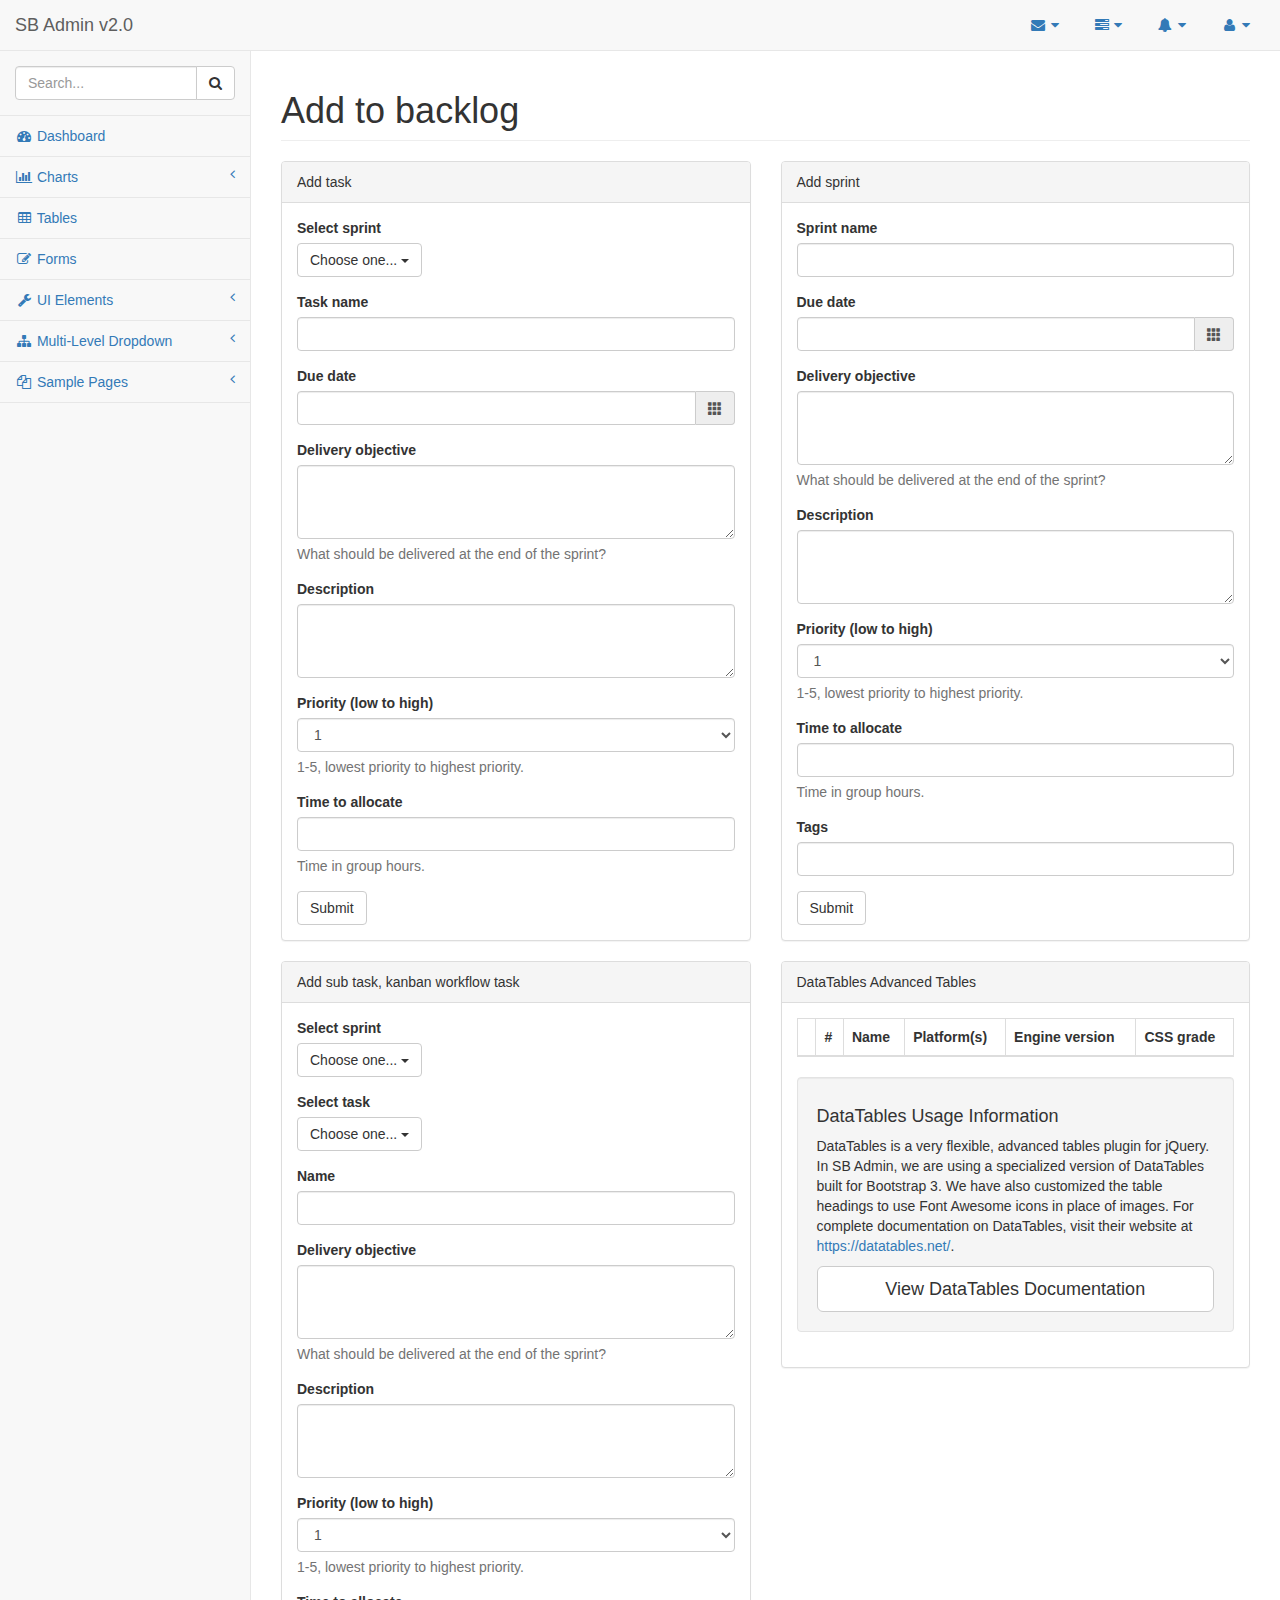
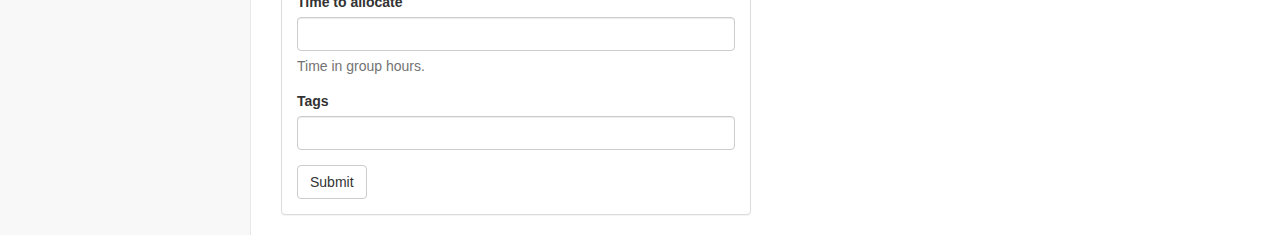
<file: pages/add-backlog-event.html>
<!DOCTYPE html>
<html lang="en">

<head>

    <meta charset="utf-8">
    <meta http-equiv="X-UA-Compatible" content="IE=edge">
    <meta name="viewport" content="width=device-width, initial-scale=1">
    <meta name="description" content="">
    <meta name="author" content="">

    <title>SB Admin 2 - Bootstrap Admin Theme</title>

    <!-- Bootstrap Core CSS -->
    <link href="../vendor/bootstrap/css/bootstrap.min.css" rel="stylesheet">

    <!-- MetisMenu CSS -->
    <link href="../vendor/metisMenu/metisMenu.min.css" rel="stylesheet">

    <!-- DataTables CSS -->
    <link href="../vendor/datatables-plugins/dataTables.bootstrap.css" rel="stylesheet">

    <!-- DataTables Responsive CSS -->
    <link href="../vendor/datatables-responsive/dataTables.responsive.css" rel="stylesheet">    

    <!-- Custom CSS -->
    <link href="../dist/css/sb-admin-2.css" rel="stylesheet">

    <!-- Custom Fonts -->
    <link href="../vendor/font-awesome/css/font-awesome.min.css" rel="stylesheet" type="text/css">

    <!-- Datepicker -->
    <link href="../vendor/bootstrap-datepicker/css/bootstrap-datepicker3.min.css" rel="stylesheet" type="text/css">

    <!-- Tags Input -->
    <link href="../vendor/bootstrap-tagsinput/bootstrap-tagsinput.css" rel="stylesheet" type="text/css">


    <!-- HTML5 Shim and Respond.js IE8 support of HTML5 elements and media queries -->
    <!-- WARNING: Respond.js doesn't work if you view the page via file:// -->
    <!--[if lt IE 9]>
        <script src="https://oss.maxcdn.com/libs/html5shiv/3.7.0/html5shiv.js"></script>
        <script src="https://oss.maxcdn.com/libs/respond.js/1.4.2/respond.min.js"></script>
    <![endif]-->

    <link rel="stylesheet" href="main.css">

</head>

<body>

    <div id="wrapper">

        <!-- Navigation -->
        <nav class="navbar navbar-default navbar-static-top" role="navigation" style="margin-bottom: 0">
            <div class="navbar-header">
                <button type="button" class="navbar-toggle" data-toggle="collapse" data-target=".navbar-collapse">
                    <span class="sr-only">Toggle navigation</span>
                    <span class="icon-bar"></span>
                    <span class="icon-bar"></span>
                    <span class="icon-bar"></span>
                </button>
                <a class="navbar-brand" href="index.html">SB Admin v2.0</a>
            </div>
            <!-- /.navbar-header -->

            <ul class="nav navbar-top-links navbar-right">
                <li class="dropdown">
                    <a class="dropdown-toggle" data-toggle="dropdown" href="#">
                        <i class="fa fa-envelope fa-fw"></i> <i class="fa fa-caret-down"></i>
                    </a>
                    <ul class="dropdown-menu dropdown-messages">
                        <li>
                            <a href="#">
                                <div>
                                    <strong>John Smith</strong>
                                    <span class="pull-right text-muted">
                                        <em>Yesterday</em>
                                    </span>
                                </div>
                                <div>Lorem ipsum dolor sit amet, consectetur adipiscing elit. Pellentesque eleifend...</div>
                            </a>
                        </li>
                        <li class="divider"></li>
                        <li>
                            <a href="#">
                                <div>
                                    <strong>John Smith</strong>
                                    <span class="pull-right text-muted">
                                        <em>Yesterday</em>
                                    </span>
                                </div>
                                <div>Lorem ipsum dolor sit amet, consectetur adipiscing elit. Pellentesque eleifend...</div>
                            </a>
                        </li>
                        <li class="divider"></li>
                        <li>
                            <a href="#">
                                <div>
                                    <strong>John Smith</strong>
                                    <span class="pull-right text-muted">
                                        <em>Yesterday</em>
                                    </span>
                                </div>
                                <div>Lorem ipsum dolor sit amet, consectetur adipiscing elit. Pellentesque eleifend...</div>
                            </a>
                        </li>
                        <li class="divider"></li>
                        <li>
                            <a class="text-center" href="#">
                                <strong>Read All Messages</strong>
                                <i class="fa fa-angle-right"></i>
                            </a>
                        </li>
                    </ul>
                    <!-- /.dropdown-messages -->
                </li>
                <!-- /.dropdown -->
                <li class="dropdown">
                    <a class="dropdown-toggle" data-toggle="dropdown" href="#">
                        <i class="fa fa-tasks fa-fw"></i> <i class="fa fa-caret-down"></i>
                    </a>
                    <ul class="dropdown-menu dropdown-tasks">
                        <li>
                            <a href="#">
                                <div>
                                    <p>
                                        <strong>Task 1</strong>
                                        <span class="pull-right text-muted">40% Complete</span>
                                    </p>
                                    <div class="progress progress-striped active">
                                        <div class="progress-bar progress-bar-success" role="progressbar" aria-valuenow="40" aria-valuemin="0" aria-valuemax="100" style="width: 40%">
                                            <span class="sr-only">40% Complete (success)</span>
                                        </div>
                                    </div>
                                </div>
                            </a>
                        </li>
                        <li class="divider"></li>
                        <li>
                            <a href="#">
                                <div>
                                    <p>
                                        <strong>Task 2</strong>
                                        <span class="pull-right text-muted">20% Complete</span>
                                    </p>
                                    <div class="progress progress-striped active">
                                        <div class="progress-bar progress-bar-info" role="progressbar" aria-valuenow="20" aria-valuemin="0" aria-valuemax="100" style="width: 20%">
                                            <span class="sr-only">20% Complete</span>
                                        </div>
                                    </div>
                                </div>
                            </a>
                        </li>
                        <li class="divider"></li>
                        <li>
                            <a href="#">
                                <div>
                                    <p>
                                        <strong>Task 3</strong>
                                        <span class="pull-right text-muted">60% Complete</span>
                                    </p>
                                    <div class="progress progress-striped active">
                                        <div class="progress-bar progress-bar-warning" role="progressbar" aria-valuenow="60" aria-valuemin="0" aria-valuemax="100" style="width: 60%">
                                            <span class="sr-only">60% Complete (warning)</span>
                                        </div>
                                    </div>
                                </div>
                            </a>
                        </li>
                        <li class="divider"></li>
                        <li>
                            <a href="#">
                                <div>
                                    <p>
                                        <strong>Task 4</strong>
                                        <span class="pull-right text-muted">80% Complete</span>
                                    </p>
                                    <div class="progress progress-striped active">
                                        <div class="progress-bar progress-bar-danger" role="progressbar" aria-valuenow="80" aria-valuemin="0" aria-valuemax="100" style="width: 80%">
                                            <span class="sr-only">80% Complete (danger)</span>
                                        </div>
                                    </div>
                                </div>
                            </a>
                        </li>
                        <li class="divider"></li>
                        <li>
                            <a class="text-center" href="#">
                                <strong>See All Tasks</strong>
                                <i class="fa fa-angle-right"></i>
                            </a>
                        </li>
                    </ul>
                    <!-- /.dropdown-tasks -->
                </li>
                <!-- /.dropdown -->
                <li class="dropdown">
                    <a class="dropdown-toggle" data-toggle="dropdown" href="#">
                        <i class="fa fa-bell fa-fw"></i> <i class="fa fa-caret-down"></i>
                    </a>
                    <ul class="dropdown-menu dropdown-alerts">
                        <li>
                            <a href="#">
                                <div>
                                    <i class="fa fa-comment fa-fw"></i> New Comment
                                    <span class="pull-right text-muted small">4 minutes ago</span>
                                </div>
                            </a>
                        </li>
                        <li class="divider"></li>
                        <li>
                            <a href="#">
                                <div>
                                    <i class="fa fa-twitter fa-fw"></i> 3 New Followers
                                    <span class="pull-right text-muted small">12 minutes ago</span>
                                </div>
                            </a>
                        </li>
                        <li class="divider"></li>
                        <li>
                            <a href="#">
                                <div>
                                    <i class="fa fa-envelope fa-fw"></i> Message Sent
                                    <span class="pull-right text-muted small">4 minutes ago</span>
                                </div>
                            </a>
                        </li>
                        <li class="divider"></li>
                        <li>
                            <a href="#">
                                <div>
                                    <i class="fa fa-tasks fa-fw"></i> New Task
                                    <span class="pull-right text-muted small">4 minutes ago</span>
                                </div>
                            </a>
                        </li>
                        <li class="divider"></li>
                        <li>
                            <a href="#">
                                <div>
                                    <i class="fa fa-upload fa-fw"></i> Server Rebooted
                                    <span class="pull-right text-muted small">4 minutes ago</span>
                                </div>
                            </a>
                        </li>
                        <li class="divider"></li>
                        <li>
                            <a class="text-center" href="#">
                                <strong>See All Alerts</strong>
                                <i class="fa fa-angle-right"></i>
                            </a>
                        </li>
                    </ul>
                    <!-- /.dropdown-alerts -->
                </li>
                <!-- /.dropdown -->
                <li class="dropdown">
                    <a class="dropdown-toggle" data-toggle="dropdown" href="#">
                        <i class="fa fa-user fa-fw"></i> <i class="fa fa-caret-down"></i>
                    </a>
                    <ul class="dropdown-menu dropdown-user">
                        <li><a href="#"><i class="fa fa-user fa-fw"></i> User Profile</a>
                        </li>
                        <li><a href="#"><i class="fa fa-gear fa-fw"></i> Settings</a>
                        </li>
                        <li class="divider"></li>
                        <li><a href="login.html"><i class="fa fa-sign-out fa-fw"></i> Logout</a>
                        </li>
                    </ul>
                    <!-- /.dropdown-user -->
                </li>
                <!-- /.dropdown -->
            </ul>
            <!-- /.navbar-top-links -->

            <div class="navbar-default sidebar" role="navigation">
                <div class="sidebar-nav navbar-collapse">
                    <ul class="nav" id="side-menu">
                        <li class="sidebar-search">
                            <div class="input-group custom-search-form">
                                <input type="text" class="form-control" placeholder="Search...">
                                <span class="input-group-btn">
                                <button class="btn btn-default" type="button">
                                    <i class="fa fa-search"></i>
                                </button>
                            </span>
                            </div>
                            <!-- /input-group -->
                        </li>
                        <li>
                            <a href="index.html"><i class="fa fa-dashboard fa-fw"></i> Dashboard</a>
                        </li>
                        <li>
                            <a href="#"><i class="fa fa-bar-chart-o fa-fw"></i> Charts<span class="fa arrow"></span></a>
                            <ul class="nav nav-second-level">
                                <li>
                                    <a href="flot.html">Flot Charts</a>
                                </li>
                                <li>
                                    <a href="morris.html">Morris.js Charts</a>
                                </li>
                            </ul>
                            <!-- /.nav-second-level -->
                        </li>
                        <li>
                            <a href="tables.html"><i class="fa fa-table fa-fw"></i> Tables</a>
                        </li>
                        <li>
                            <a href="forms.html"><i class="fa fa-edit fa-fw"></i> Forms</a>
                        </li>
                        <li>
                            <a href="#"><i class="fa fa-wrench fa-fw"></i> UI Elements<span class="fa arrow"></span></a>
                            <ul class="nav nav-second-level">
                                <li>
                                    <a href="panels-wells.html">Panels and Wells</a>
                                </li>
                                <li>
                                    <a href="buttons.html">Buttons</a>
                                </li>
                                <li>
                                    <a href="notifications.html">Notifications</a>
                                </li>
                                <li>
                                    <a href="typography.html">Typography</a>
                                </li>
                                <li>
                                    <a href="icons.html"> Icons</a>
                                </li>
                                <li>
                                    <a href="grid.html">Grid</a>
                                </li>
                            </ul>
                            <!-- /.nav-second-level -->
                        </li>
                        <li>
                            <a href="#"><i class="fa fa-sitemap fa-fw"></i> Multi-Level Dropdown<span class="fa arrow"></span></a>
                            <ul class="nav nav-second-level">
                                <li>
                                    <a href="#">Second Level Item</a>
                                </li>
                                <li>
                                    <a href="#">Second Level Item</a>
                                </li>
                                <li>
                                    <a href="#">Third Level <span class="fa arrow"></span></a>
                                    <ul class="nav nav-third-level">
                                        <li>
                                            <a href="#">Third Level Item</a>
                                        </li>
                                        <li>
                                            <a href="#">Third Level Item</a>
                                        </li>
                                        <li>
                                            <a href="#">Third Level Item</a>
                                        </li>
                                        <li>
                                            <a href="#">Third Level Item</a>
                                        </li>
                                    </ul>
                                    <!-- /.nav-third-level -->
                                </li>
                            </ul>
                            <!-- /.nav-second-level -->
                        </li>
                        <li>
                            <a href="#"><i class="fa fa-files-o fa-fw"></i> Sample Pages<span class="fa arrow"></span></a>
                            <ul class="nav nav-second-level">
                                <li>
                                    <a href="blank.html">Blank Page</a>
                                </li>
                                <li>
                                    <a href="login.html">Login Page</a>
                                </li>
                            </ul>
                            <!-- /.nav-second-level -->
                        </li>
                    </ul>
                </div>
                <!-- /.sidebar-collapse -->
            </div>
            <!-- /.navbar-static-side -->
        </nav>

        <div id="page-wrapper">
            <div class="row">
                <div class="col-lg-12">
                    <h1 class="page-header">Add to backlog</h1>
                </div>
                <!-- /.col-lg-12 -->
            </div>
            <!-- /.row -->
            <div class="row">
                <div class="col-lg-6">
                    <div class="panel panel-default">
                        <div class="panel-heading">
                            Add task
                        </div>
                        <div class="panel-body">
                            <div class="row">
                                <div class="col-lg-12">
                                    <form role="form" id="add-task-form">
                                        <div class="form-group">
                                            <label for="">Select sprint</label>
                                            <div class="dropdown sprint-selection">
                                                <button class="btn btn-default dropdown-toggle" type="button" id="dropdownMenu1" data-toggle="dropdown" aria-haspopup="true" aria-expanded="true">
                                                    <span class="value">Choose one...</span>
                                                    <span class="caret"></span>
                                                </button>
                                                <ul class="dropdown-menu" aria-labelledby="dropdownMenu1"></ul>
                                            </div>
                                        </div>
                                        <div class="form-group">
                                            <label>Task name</label>
                                            <input class="form-control" id='task-name'>
                                        </div>
                                        <div class="form-group date" data-provide="datepicker" data-date-format='yyyy-mm-dd'>
                                            <label for="">Due date</label>
                                            <div class="input-group date">
                                                <input type="text" class="form-control" value="" id='task-due_date'>
                                                <div class="input-group-addon">
                                                    <span class="glyphicon glyphicon-th"></span>
                                                </div>
                                            </div>
                                        </div>                                        

                                        <div class="form-group">
                                            <label>Delivery objective</label>
                                            <textarea class="form-control" rows="3" id="task-delivery"></textarea>
                                            <p class="help-block">What should be delivered at the end of the sprint?</p>
                                        </div>                                        

                                        <div class="form-group">
                                            <label>Description</label>
                                            <textarea class="form-control" rows="3" id='task-desc'></textarea>
                                        </div>                                        

                                        <div class="form-group">
                                            <label>Priority (low to high)</label>
                                            <select class="form-control" id='task-prio'>
                                                <option>1</option>
                                                <option>2</option>
                                                <option>3</option>
                                                <option>4</option>
                                                <option>5</option>
                                            </select>
                                            <p class="help-block">1-5, lowest priority to highest priority.</p>
                                        </div>                                        
                                        <div class="form-group">
                                            <label for="">Time to allocate</label>
                                            <input class="form-control" id='task-allocation'>
                                            <p class="help-block">Time in group hours.</p>
                                        </div>
                                        <button type="submit" class="btn btn-default">Submit</button>
                                    </form>
                                </div>
                            </div>
                            <!-- /.row (nested) -->
                        </div>
                        <!-- /.panel-body -->
                    </div>
                </div>
                <div class="col-lg-6">
                    <div class="panel panel-default">
                        <div class="panel-heading">
                            Add sprint
                        </div>
                        <div class="panel-body">
                            <div class="row">
                                <div class="col-lg-12">
                                    <form role="form" id='add-sprint-form'>
                                        <div class="form-group">
                                            <label>Sprint name</label>
                                            <input class="form-control" id='sprint-name'>
                                        </div>
                                        <div class="form-group date" data-provide="datepicker" data-date-format='yyyy-mm-dd'>
                                            <label for="">Due date</label>
                                            <div class="input-group date">
                                                <input type="text" class="form-control" value="" id='sprint-due_date' >
                                                <div class="input-group-addon">
                                                    <span class="glyphicon glyphicon-th"></span>
                                                </div>
                                            </div>
                                        </div>                                        

                                        <div class="form-group">
                                            <label>Delivery objective</label>
                                            <textarea class="form-control" rows="3" id='sprint-delivery'></textarea>
                                            <p class="help-block">What should be delivered at the end of the sprint?</p>
                                        </div>                                        

                                        <div class="form-group">
                                            <label>Description</label>
                                            <textarea class="form-control" rows="3" id='sprint-desc'></textarea>
                                        </div>                                        

                                        <div class="form-group">
                                            <label>Priority (low to high)</label>
                                            <select class="form-control" id='sprint-prio'>
                                                <option>1</option>
                                                <option>2</option>
                                                <option>3</option>
                                                <option>4</option>
                                                <option>5</option>
                                            </select>
                                            <p class="help-block">1-5, lowest priority to highest priority.</p>
                                        </div>                                        
                                        <div class="form-group">
                                            <label for="">Time to allocate</label>
                                            <input class="form-control" id='sprint-allocation'>
                                            <p class="help-block">Time in group hours.</p>
                                        </div>
                                        <div class="form-group">
                                            <label>Tags</label>
                                            <input type="text" value="" class='tags-input form-control' />
                                        </div>                                        
                                        <button type="submit" class="btn btn-default">Submit</button>

                                    </form>
                                </div>
                                <!-- /.col-lg-6 (nested) -->
                            </div>
                            <!-- /.row (nested) -->
                        </div>
                        <!-- /.panel-body -->
                    </div>
                    <!-- /.panel -->
                </div>


            </div>
            <!-- /.row -->
            <div class="row">
                <div class="col-lg-6">
                    <div class="panel panel-default">
                        <div class="panel-heading">
                            Add sub task, kanban workflow task
                        </div>
                        <div class="panel-body">
                            <div class="row">
                                <div class="col-lg-12">
                                    <form role="form" id='add-subtask-form'>
                                        <div class="form-group">
                                            <label for="">Select sprint</label>
                                            <div class="dropdown sprint-selection">
                                                <button class="btn btn-default dropdown-toggle" type="button" id="dropdownMenu1" data-toggle="dropdown" aria-haspopup="true" aria-expanded="true">
                                                    <span class="value">Choose one...</span>
                                                    <span class="caret"></span>
                                                </button>
                                                <ul class="dropdown-menu" aria-labelledby="dropdownMenu1"></ul>
                                            </div>
                                        </div>
                                        <div class="form-group">
                                            <label for="">Select task</label>
                                            <div class="dropdown task-selection">
                                                <button class="btn btn-default dropdown-toggle" type="button" id="dropdownMenu1" data-toggle="dropdown" aria-haspopup="true" aria-expanded="true">
                                                    <span class="value">Choose one...</span>
                                                    <span class="caret"></span>
                                                </button>
                                                <ul class="dropdown-menu" aria-labelledby="dropdownMenu1"></ul>
                                            </div>
                                        </div>
                                        <div class="form-group">
                                            <label>Name</label>
                                            <input class="form-control" id='subtask-name'>
                                        </div>                                     

                                        <div class="form-group">
                                            <label>Delivery objective</label>
                                            <textarea class="form-control" rows="3" id='subtask-delivery'></textarea>
                                            <p class="help-block">What should be delivered at the end of the sprint?</p>
                                        </div>                                        

                                        <div class="form-group">
                                            <label>Description</label>
                                            <textarea class="form-control" rows="3" id='subtask-desc'></textarea>
                                        </div>                                        

                                        <div class="form-group">
                                            <label>Priority (low to high)</label>
                                            <select class="form-control" id='subtask-prio'>
                                                <option>1</option>
                                                <option>2</option>
                                                <option>3</option>
                                                <option>4</option>
                                                <option>5</option>
                                            </select>
                                            <p class="help-block">1-5, lowest priority to highest priority.</p>
                                        </div>                                        
                                        <div class="form-group">
                                            <label for="">Time to allocate</label>
                                            <input class="form-control" id='subtask-allocation'>
                                            <p class="help-block">Time in group hours.</p>
                                        </div>
                                        <div class="form-group">
                                            <label>Tags</label>
                                            <input type="text" value="" class='tags-input form-control' />
                                        </div>                                        
                                        <button type="submit" class="btn btn-default">Submit</button>

                                    </form>
                                </div>
                                <!-- /.col-lg-6 (nested) -->
                            </div>
                            <!-- /.row (nested) -->
                        </div>
                        <!-- /.panel-body -->
                    </div>
                    <!-- /.panel -->
                </div>
                <!-- /.col-lg-6 -->            
                <div class="col-lg-6">
                    <div class="panel panel-default">
                        <div class="panel-heading">
                            DataTables Advanced Tables
                        </div>
                        <!-- /.panel-heading -->
                        <div class="panel-body">
                            <table width="100%" class="table table-striped table-bordered table-hover" id="backlog">
                                <thead>
                                    <tr>
                                        <th></th>
                                        <th>#</th>
                                        <th>Name</th>
                                        <th>Platform(s)</th>
                                        <th>Engine version</th>
                                        <th>CSS grade</th>
                                    </tr>
                                </thead>
                                <tbody></tbody>
                            </table>
                            <!-- /.table-responsive -->
                            <div class="well">
                                <h4>DataTables Usage Information</h4>
                                <p>DataTables is a very flexible, advanced tables plugin for jQuery. In SB Admin, we are using a specialized version of DataTables built for Bootstrap 3. We have also customized the table headings to use Font Awesome icons in place of images. For complete documentation on DataTables, visit their website at <a target="_blank" href="https://datatables.net/">https://datatables.net/</a>.</p>
                                <a class="btn btn-default btn-lg btn-block" target="_blank" href="https://datatables.net/">View DataTables Documentation</a>
                            </div>
                        </div>
                        <!-- /.panel-body -->
                    </div>
                    <!-- /.panel -->
                </div>
                <!-- /.col-lg-12 -->
            </div>
            <!-- /.row -->

        </div>
        <!-- /#page-wrapper -->

    </div>
    <!-- /#wrapper -->

    <!-- jQuery -->
    <script src="../vendor/jquery/jquery.min.js"></script>

    <!-- Bootstrap Core JavaScript -->
    <script src="../vendor/bootstrap/js/bootstrap.min.js"></script>

    <!-- Metis Menu Plugin JavaScript -->
    <script src="../vendor/metisMenu/metisMenu.min.js"></script>

    <!-- DataTables JavaScript -->
    <script src="../vendor/datatables/js/jquery.dataTables.min.js"></script>
    <script src="../vendor/datatables-plugins/dataTables.bootstrap.min.js"></script>
    <script src="../vendor/datatables-responsive/dataTables.responsive.js"></script>    

    <!-- Custom Theme JavaScript -->
    <script src="../dist/js/sb-admin-2.js"></script>

    <!-- Date picker -->
    <script src="../vendor/bootstrap-datepicker/js/bootstrap-datepicker.min.js"></script>

    <!-- Typeahead engine - bloodhound -->
    <script src="../vendor/typeahead/typeahead.bundle.min.js"></script>

    <!-- Tags input -->
    <script src="../vendor/bootstrap-tagsinput/bootstrap-tagsinput.min.js"></script>

    <script src='main.js'></script>

    
</body>

</html>
</file>
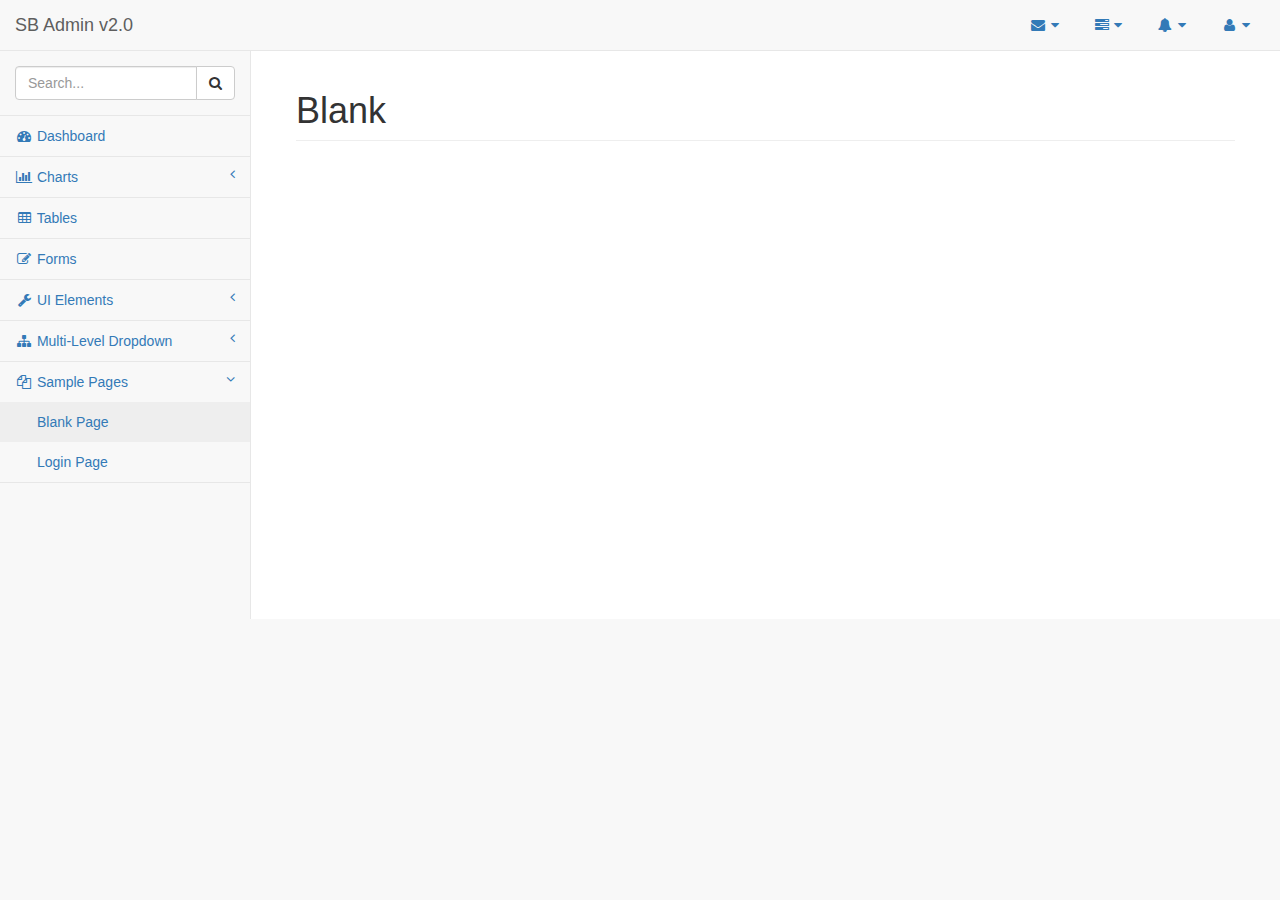
<file: pages/blank.html>
<!DOCTYPE html>
<html lang="en">

<head>

    <meta charset="utf-8">
    <meta http-equiv="X-UA-Compatible" content="IE=edge">
    <meta name="viewport" content="width=device-width, initial-scale=1">
    <meta name="description" content="">
    <meta name="author" content="">

    <title>SB Admin 2 - Bootstrap Admin Theme</title>

    <!-- Bootstrap Core CSS -->
    <link href="../vendor/bootstrap/css/bootstrap.min.css" rel="stylesheet">

    <!-- MetisMenu CSS -->
    <link href="../vendor/metisMenu/metisMenu.min.css" rel="stylesheet">

    <!-- Custom CSS -->
    <link href="../dist/css/sb-admin-2.css" rel="stylesheet">

    <!-- Custom Fonts -->
    <link href="../vendor/font-awesome/css/font-awesome.min.css" rel="stylesheet" type="text/css">

    <!-- HTML5 Shim and Respond.js IE8 support of HTML5 elements and media queries -->
    <!-- WARNING: Respond.js doesn't work if you view the page via file:// -->
    <!--[if lt IE 9]>
        <script src="https://oss.maxcdn.com/libs/html5shiv/3.7.0/html5shiv.js"></script>
        <script src="https://oss.maxcdn.com/libs/respond.js/1.4.2/respond.min.js"></script>
    <![endif]-->

</head>

<body>

    <div id="wrapper">

        <!-- Navigation -->
        <nav class="navbar navbar-default navbar-static-top" role="navigation" style="margin-bottom: 0">
            <div class="navbar-header">
                <button type="button" class="navbar-toggle" data-toggle="collapse" data-target=".navbar-collapse">
                    <span class="sr-only">Toggle navigation</span>
                    <span class="icon-bar"></span>
                    <span class="icon-bar"></span>
                    <span class="icon-bar"></span>
                </button>
                <a class="navbar-brand" href="index.html">SB Admin v2.0</a>
            </div>
            <!-- /.navbar-header -->

            <ul class="nav navbar-top-links navbar-right">
                <li class="dropdown">
                    <a class="dropdown-toggle" data-toggle="dropdown" href="#">
                        <i class="fa fa-envelope fa-fw"></i> <i class="fa fa-caret-down"></i>
                    </a>
                    <ul class="dropdown-menu dropdown-messages">
                        <li>
                            <a href="#">
                                <div>
                                    <strong>John Smith</strong>
                                    <span class="pull-right text-muted">
                                        <em>Yesterday</em>
                                    </span>
                                </div>
                                <div>Lorem ipsum dolor sit amet, consectetur adipiscing elit. Pellentesque eleifend...</div>
                            </a>
                        </li>
                        <li class="divider"></li>
                        <li>
                            <a href="#">
                                <div>
                                    <strong>John Smith</strong>
                                    <span class="pull-right text-muted">
                                        <em>Yesterday</em>
                                    </span>
                                </div>
                                <div>Lorem ipsum dolor sit amet, consectetur adipiscing elit. Pellentesque eleifend...</div>
                            </a>
                        </li>
                        <li class="divider"></li>
                        <li>
                            <a href="#">
                                <div>
                                    <strong>John Smith</strong>
                                    <span class="pull-right text-muted">
                                        <em>Yesterday</em>
                                    </span>
                                </div>
                                <div>Lorem ipsum dolor sit amet, consectetur adipiscing elit. Pellentesque eleifend...</div>
                            </a>
                        </li>
                        <li class="divider"></li>
                        <li>
                            <a class="text-center" href="#">
                                <strong>Read All Messages</strong>
                                <i class="fa fa-angle-right"></i>
                            </a>
                        </li>
                    </ul>
                    <!-- /.dropdown-messages -->
                </li>
                <!-- /.dropdown -->
                <li class="dropdown">
                    <a class="dropdown-toggle" data-toggle="dropdown" href="#">
                        <i class="fa fa-tasks fa-fw"></i> <i class="fa fa-caret-down"></i>
                    </a>
                    <ul class="dropdown-menu dropdown-tasks">
                        <li>
                            <a href="#">
                                <div>
                                    <p>
                                        <strong>Task 1</strong>
                                        <span class="pull-right text-muted">40% Complete</span>
                                    </p>
                                    <div class="progress progress-striped active">
                                        <div class="progress-bar progress-bar-success" role="progressbar" aria-valuenow="40" aria-valuemin="0" aria-valuemax="100" style="width: 40%">
                                            <span class="sr-only">40% Complete (success)</span>
                                        </div>
                                    </div>
                                </div>
                            </a>
                        </li>
                        <li class="divider"></li>
                        <li>
                            <a href="#">
                                <div>
                                    <p>
                                        <strong>Task 2</strong>
                                        <span class="pull-right text-muted">20% Complete</span>
                                    </p>
                                    <div class="progress progress-striped active">
                                        <div class="progress-bar progress-bar-info" role="progressbar" aria-valuenow="20" aria-valuemin="0" aria-valuemax="100" style="width: 20%">
                                            <span class="sr-only">20% Complete</span>
                                        </div>
                                    </div>
                                </div>
                            </a>
                        </li>
                        <li class="divider"></li>
                        <li>
                            <a href="#">
                                <div>
                                    <p>
                                        <strong>Task 3</strong>
                                        <span class="pull-right text-muted">60% Complete</span>
                                    </p>
                                    <div class="progress progress-striped active">
                                        <div class="progress-bar progress-bar-warning" role="progressbar" aria-valuenow="60" aria-valuemin="0" aria-valuemax="100" style="width: 60%">
                                            <span class="sr-only">60% Complete (warning)</span>
                                        </div>
                                    </div>
                                </div>
                            </a>
                        </li>
                        <li class="divider"></li>
                        <li>
                            <a href="#">
                                <div>
                                    <p>
                                        <strong>Task 4</strong>
                                        <span class="pull-right text-muted">80% Complete</span>
                                    </p>
                                    <div class="progress progress-striped active">
                                        <div class="progress-bar progress-bar-danger" role="progressbar" aria-valuenow="80" aria-valuemin="0" aria-valuemax="100" style="width: 80%">
                                            <span class="sr-only">80% Complete (danger)</span>
                                        </div>
                                    </div>
                                </div>
                            </a>
                        </li>
                        <li class="divider"></li>
                        <li>
                            <a class="text-center" href="#">
                                <strong>See All Tasks</strong>
                                <i class="fa fa-angle-right"></i>
                            </a>
                        </li>
                    </ul>
                    <!-- /.dropdown-tasks -->
                </li>
                <!-- /.dropdown -->
                <li class="dropdown">
                    <a class="dropdown-toggle" data-toggle="dropdown" href="#">
                        <i class="fa fa-bell fa-fw"></i> <i class="fa fa-caret-down"></i>
                    </a>
                    <ul class="dropdown-menu dropdown-alerts">
                        <li>
                            <a href="#">
                                <div>
                                    <i class="fa fa-comment fa-fw"></i> New Comment
                                    <span class="pull-right text-muted small">4 minutes ago</span>
                                </div>
                            </a>
                        </li>
                        <li class="divider"></li>
                        <li>
                            <a href="#">
                                <div>
                                    <i class="fa fa-twitter fa-fw"></i> 3 New Followers
                                    <span class="pull-right text-muted small">12 minutes ago</span>
                                </div>
                            </a>
                        </li>
                        <li class="divider"></li>
                        <li>
                            <a href="#">
                                <div>
                                    <i class="fa fa-envelope fa-fw"></i> Message Sent
                                    <span class="pull-right text-muted small">4 minutes ago</span>
                                </div>
                            </a>
                        </li>
                        <li class="divider"></li>
                        <li>
                            <a href="#">
                                <div>
                                    <i class="fa fa-tasks fa-fw"></i> New Task
                                    <span class="pull-right text-muted small">4 minutes ago</span>
                                </div>
                            </a>
                        </li>
                        <li class="divider"></li>
                        <li>
                            <a href="#">
                                <div>
                                    <i class="fa fa-upload fa-fw"></i> Server Rebooted
                                    <span class="pull-right text-muted small">4 minutes ago</span>
                                </div>
                            </a>
                        </li>
                        <li class="divider"></li>
                        <li>
                            <a class="text-center" href="#">
                                <strong>See All Alerts</strong>
                                <i class="fa fa-angle-right"></i>
                            </a>
                        </li>
                    </ul>
                    <!-- /.dropdown-alerts -->
                </li>
                <!-- /.dropdown -->
                <li class="dropdown">
                    <a class="dropdown-toggle" data-toggle="dropdown" href="#">
                        <i class="fa fa-user fa-fw"></i> <i class="fa fa-caret-down"></i>
                    </a>
                    <ul class="dropdown-menu dropdown-user">
                        <li><a href="#"><i class="fa fa-user fa-fw"></i> User Profile</a>
                        </li>
                        <li><a href="#"><i class="fa fa-gear fa-fw"></i> Settings</a>
                        </li>
                        <li class="divider"></li>
                        <li><a href="login.html"><i class="fa fa-sign-out fa-fw"></i> Logout</a>
                        </li>
                    </ul>
                    <!-- /.dropdown-user -->
                </li>
                <!-- /.dropdown -->
            </ul>
            <!-- /.navbar-top-links -->

            <div class="navbar-default sidebar" role="navigation">
                <div class="sidebar-nav navbar-collapse">
                    <ul class="nav" id="side-menu">
                        <li class="sidebar-search">
                            <div class="input-group custom-search-form">
                                <input type="text" class="form-control" placeholder="Search...">
                                <span class="input-group-btn">
                                    <button class="btn btn-default" type="button">
                                        <i class="fa fa-search"></i>
                                    </button>
                                </span>
                            </div>
                            <!-- /input-group -->
                        </li>
                        <li>
                            <a href="index.html"><i class="fa fa-dashboard fa-fw"></i> Dashboard</a>
                        </li>
                        <li>
                            <a href="#"><i class="fa fa-bar-chart-o fa-fw"></i> Charts<span class="fa arrow"></span></a>
                            <ul class="nav nav-second-level">
                                <li>
                                    <a href="flot.html">Flot Charts</a>
                                </li>
                                <li>
                                    <a href="morris.html">Morris.js Charts</a>
                                </li>
                            </ul>
                            <!-- /.nav-second-level -->
                        </li>
                        <li>
                            <a href="tables.html"><i class="fa fa-table fa-fw"></i> Tables</a>
                        </li>
                        <li>
                            <a href="forms.html"><i class="fa fa-edit fa-fw"></i> Forms</a>
                        </li>
                        <li>
                            <a href="#"><i class="fa fa-wrench fa-fw"></i> UI Elements<span class="fa arrow"></span></a>
                            <ul class="nav nav-second-level">
                                <li>
                                    <a href="panels-wells.html">Panels and Wells</a>
                                </li>
                                <li>
                                    <a href="buttons.html">Buttons</a>
                                </li>
                                <li>
                                    <a href="notifications.html">Notifications</a>
                                </li>
                                <li>
                                    <a href="typography.html">Typography</a>
                                </li>
                                <li>
                                    <a href="icons.html"> Icons</a>
                                </li>
                                <li>
                                    <a href="grid.html">Grid</a>
                                </li>
                            </ul>
                            <!-- /.nav-second-level -->
                        </li>
                        <li>
                            <a href="#"><i class="fa fa-sitemap fa-fw"></i> Multi-Level Dropdown<span class="fa arrow"></span></a>
                            <ul class="nav nav-second-level">
                                <li>
                                    <a href="#">Second Level Item</a>
                                </li>
                                <li>
                                    <a href="#">Second Level Item</a>
                                </li>
                                <li>
                                    <a href="#">Third Level <span class="fa arrow"></span></a>
                                    <ul class="nav nav-third-level">
                                        <li>
                                            <a href="#">Third Level Item</a>
                                        </li>
                                        <li>
                                            <a href="#">Third Level Item</a>
                                        </li>
                                        <li>
                                            <a href="#">Third Level Item</a>
                                        </li>
                                        <li>
                                            <a href="#">Third Level Item</a>
                                        </li>
                                    </ul>
                                    <!-- /.nav-third-level -->
                                </li>
                            </ul>
                            <!-- /.nav-second-level -->
                        </li>
                        <li class="active">
                            <a href="#"><i class="fa fa-files-o fa-fw"></i> Sample Pages<span class="fa arrow"></span></a>
                            <ul class="nav nav-second-level">
                                <li>
                                    <a class="active" href="blank.html">Blank Page</a>
                                </li>
                                <li>
                                    <a href="login.html">Login Page</a>
                                </li>
                            </ul>
                            <!-- /.nav-second-level -->
                        </li>
                    </ul>
                </div>
                <!-- /.sidebar-collapse -->
            </div>
            <!-- /.navbar-static-side -->
        </nav>

        <!-- Page Content -->
        <div id="page-wrapper">
            <div class="container-fluid">
                <div class="row">
                    <div class="col-lg-12">
                        <h1 class="page-header">Blank</h1>
                    </div>
                    <!-- /.col-lg-12 -->
                </div>
                <!-- /.row -->
            </div>
            <!-- /.container-fluid -->
        </div>
        <!-- /#page-wrapper -->

    </div>
    <!-- /#wrapper -->

    <!-- jQuery -->
    <script src="../vendor/jquery/jquery.min.js"></script>

    <!-- Bootstrap Core JavaScript -->
    <script src="../vendor/bootstrap/js/bootstrap.min.js"></script>

    <!-- Metis Menu Plugin JavaScript -->
    <script src="../vendor/metisMenu/metisMenu.min.js"></script>

    <!-- Custom Theme JavaScript -->
    <script src="../dist/js/sb-admin-2.js"></script>

</body>

</html>
</file>
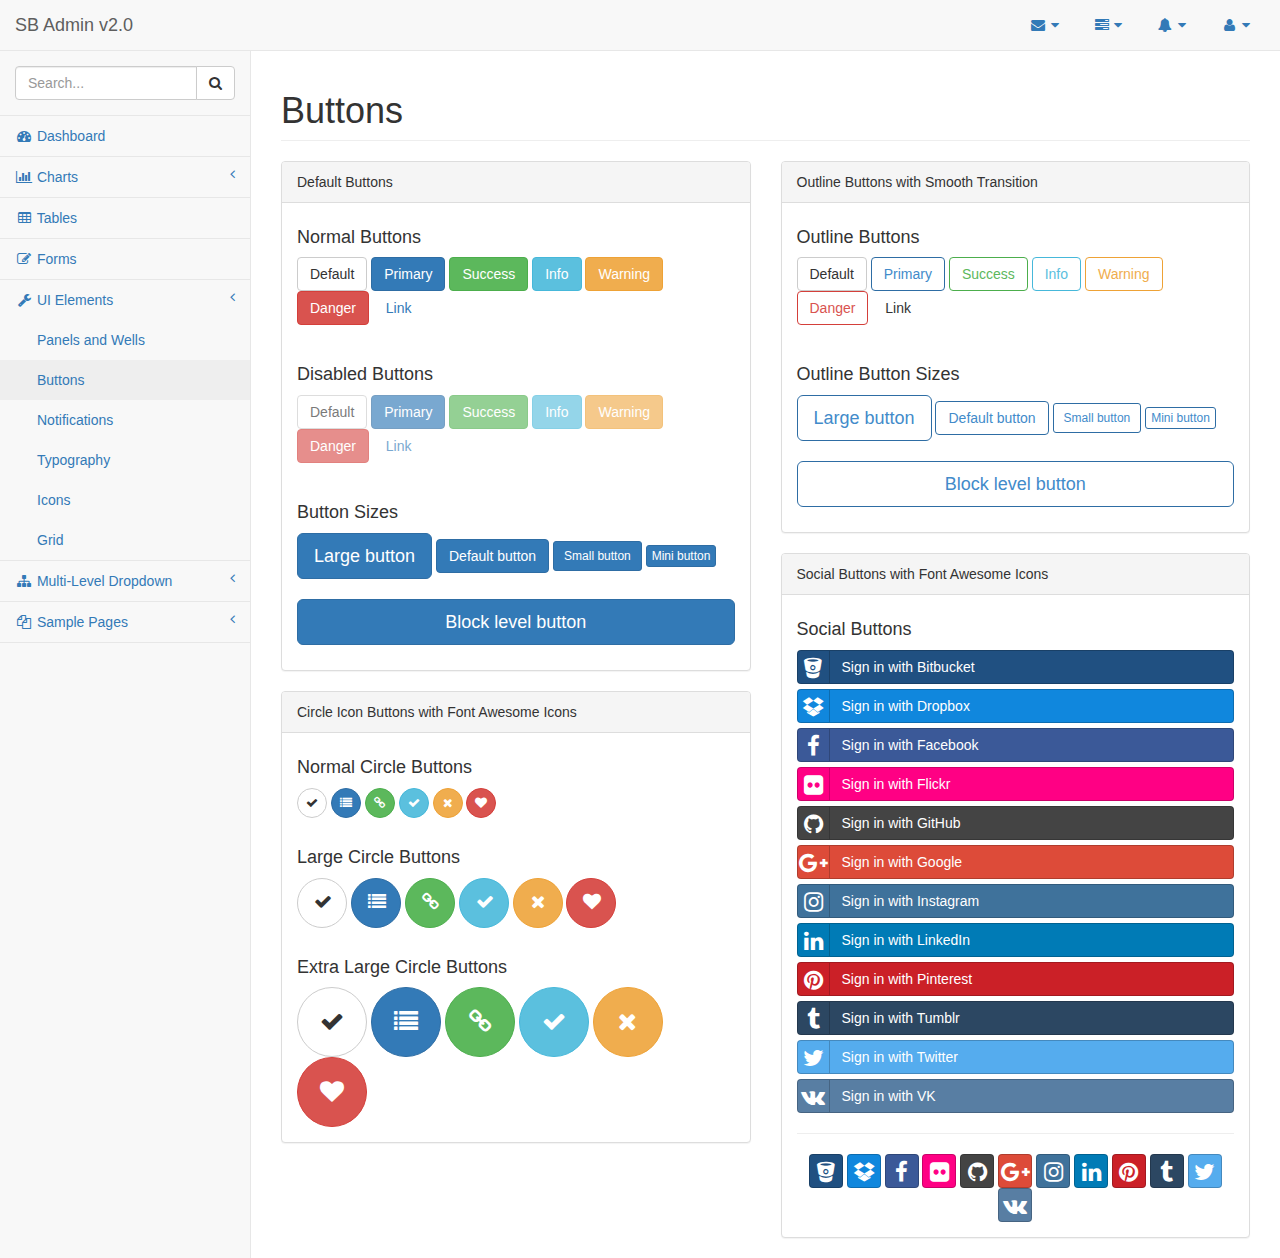
<file: pages/buttons.html>
<!DOCTYPE html>
<html lang="en">

<head>

    <meta charset="utf-8">
    <meta http-equiv="X-UA-Compatible" content="IE=edge">
    <meta name="viewport" content="width=device-width, initial-scale=1">
    <meta name="description" content="">
    <meta name="author" content="">

    <title>SB Admin 2 - Bootstrap Admin Theme</title>

    <!-- Bootstrap Core CSS -->
    <link href="../vendor/bootstrap/css/bootstrap.min.css" rel="stylesheet">

    <!-- MetisMenu CSS -->
    <link href="../vendor/metisMenu/metisMenu.min.css" rel="stylesheet">

    <!-- Social Buttons CSS -->
    <link href="../vendor/bootstrap-social/bootstrap-social.css" rel="stylesheet">

    <!-- Custom CSS -->
    <link href="../dist/css/sb-admin-2.css" rel="stylesheet">

    <!-- Custom Fonts -->
    <link href="../vendor/font-awesome/css/font-awesome.min.css" rel="stylesheet" type="text/css">

    <!-- HTML5 Shim and Respond.js IE8 support of HTML5 elements and media queries -->
    <!-- WARNING: Respond.js doesn't work if you view the page via file:// -->
    <!--[if lt IE 9]>
        <script src="https://oss.maxcdn.com/libs/html5shiv/3.7.0/html5shiv.js"></script>
        <script src="https://oss.maxcdn.com/libs/respond.js/1.4.2/respond.min.js"></script>
    <![endif]-->

</head>

<body>

    <div id="wrapper">

        <!-- Navigation -->
        <nav class="navbar navbar-default navbar-static-top" role="navigation" style="margin-bottom: 0">
            <div class="navbar-header">
                <button type="button" class="navbar-toggle" data-toggle="collapse" data-target=".navbar-collapse">
                    <span class="sr-only">Toggle navigation</span>
                    <span class="icon-bar"></span>
                    <span class="icon-bar"></span>
                    <span class="icon-bar"></span>
                </button>
                <a class="navbar-brand" href="index.html">SB Admin v2.0</a>
            </div>
            <!-- /.navbar-header -->

            <ul class="nav navbar-top-links navbar-right">
                <li class="dropdown">
                    <a class="dropdown-toggle" data-toggle="dropdown" href="#">
                        <i class="fa fa-envelope fa-fw"></i> <i class="fa fa-caret-down"></i>
                    </a>
                    <ul class="dropdown-menu dropdown-messages">
                        <li>
                            <a href="#">
                                <div>
                                    <strong>John Smith</strong>
                                    <span class="pull-right text-muted">
                                        <em>Yesterday</em>
                                    </span>
                                </div>
                                <div>Lorem ipsum dolor sit amet, consectetur adipiscing elit. Pellentesque eleifend...</div>
                            </a>
                        </li>
                        <li class="divider"></li>
                        <li>
                            <a href="#">
                                <div>
                                    <strong>John Smith</strong>
                                    <span class="pull-right text-muted">
                                        <em>Yesterday</em>
                                    </span>
                                </div>
                                <div>Lorem ipsum dolor sit amet, consectetur adipiscing elit. Pellentesque eleifend...</div>
                            </a>
                        </li>
                        <li class="divider"></li>
                        <li>
                            <a href="#">
                                <div>
                                    <strong>John Smith</strong>
                                    <span class="pull-right text-muted">
                                        <em>Yesterday</em>
                                    </span>
                                </div>
                                <div>Lorem ipsum dolor sit amet, consectetur adipiscing elit. Pellentesque eleifend...</div>
                            </a>
                        </li>
                        <li class="divider"></li>
                        <li>
                            <a class="text-center" href="#">
                                <strong>Read All Messages</strong>
                                <i class="fa fa-angle-right"></i>
                            </a>
                        </li>
                    </ul>
                    <!-- /.dropdown-messages -->
                </li>
                <!-- /.dropdown -->
                <li class="dropdown">
                    <a class="dropdown-toggle" data-toggle="dropdown" href="#">
                        <i class="fa fa-tasks fa-fw"></i> <i class="fa fa-caret-down"></i>
                    </a>
                    <ul class="dropdown-menu dropdown-tasks">
                        <li>
                            <a href="#">
                                <div>
                                    <p>
                                        <strong>Task 1</strong>
                                        <span class="pull-right text-muted">40% Complete</span>
                                    </p>
                                    <div class="progress progress-striped active">
                                        <div class="progress-bar progress-bar-success" role="progressbar" aria-valuenow="40" aria-valuemin="0" aria-valuemax="100" style="width: 40%">
                                            <span class="sr-only">40% Complete (success)</span>
                                        </div>
                                    </div>
                                </div>
                            </a>
                        </li>
                        <li class="divider"></li>
                        <li>
                            <a href="#">
                                <div>
                                    <p>
                                        <strong>Task 2</strong>
                                        <span class="pull-right text-muted">20% Complete</span>
                                    </p>
                                    <div class="progress progress-striped active">
                                        <div class="progress-bar progress-bar-info" role="progressbar" aria-valuenow="20" aria-valuemin="0" aria-valuemax="100" style="width: 20%">
                                            <span class="sr-only">20% Complete</span>
                                        </div>
                                    </div>
                                </div>
                            </a>
                        </li>
                        <li class="divider"></li>
                        <li>
                            <a href="#">
                                <div>
                                    <p>
                                        <strong>Task 3</strong>
                                        <span class="pull-right text-muted">60% Complete</span>
                                    </p>
                                    <div class="progress progress-striped active">
                                        <div class="progress-bar progress-bar-warning" role="progressbar" aria-valuenow="60" aria-valuemin="0" aria-valuemax="100" style="width: 60%">
                                            <span class="sr-only">60% Complete (warning)</span>
                                        </div>
                                    </div>
                                </div>
                            </a>
                        </li>
                        <li class="divider"></li>
                        <li>
                            <a href="#">
                                <div>
                                    <p>
                                        <strong>Task 4</strong>
                                        <span class="pull-right text-muted">80% Complete</span>
                                    </p>
                                    <div class="progress progress-striped active">
                                        <div class="progress-bar progress-bar-danger" role="progressbar" aria-valuenow="80" aria-valuemin="0" aria-valuemax="100" style="width: 80%">
                                            <span class="sr-only">80% Complete (danger)</span>
                                        </div>
                                    </div>
                                </div>
                            </a>
                        </li>
                        <li class="divider"></li>
                        <li>
                            <a class="text-center" href="#">
                                <strong>See All Tasks</strong>
                                <i class="fa fa-angle-right"></i>
                            </a>
                        </li>
                    </ul>
                    <!-- /.dropdown-tasks -->
                </li>
                <!-- /.dropdown -->
                <li class="dropdown">
                    <a class="dropdown-toggle" data-toggle="dropdown" href="#">
                        <i class="fa fa-bell fa-fw"></i> <i class="fa fa-caret-down"></i>
                    </a>
                    <ul class="dropdown-menu dropdown-alerts">
                        <li>
                            <a href="#">
                                <div>
                                    <i class="fa fa-comment fa-fw"></i> New Comment
                                    <span class="pull-right text-muted small">4 minutes ago</span>
                                </div>
                            </a>
                        </li>
                        <li class="divider"></li>
                        <li>
                            <a href="#">
                                <div>
                                    <i class="fa fa-twitter fa-fw"></i> 3 New Followers
                                    <span class="pull-right text-muted small">12 minutes ago</span>
                                </div>
                            </a>
                        </li>
                        <li class="divider"></li>
                        <li>
                            <a href="#">
                                <div>
                                    <i class="fa fa-envelope fa-fw"></i> Message Sent
                                    <span class="pull-right text-muted small">4 minutes ago</span>
                                </div>
                            </a>
                        </li>
                        <li class="divider"></li>
                        <li>
                            <a href="#">
                                <div>
                                    <i class="fa fa-tasks fa-fw"></i> New Task
                                    <span class="pull-right text-muted small">4 minutes ago</span>
                                </div>
                            </a>
                        </li>
                        <li class="divider"></li>
                        <li>
                            <a href="#">
                                <div>
                                    <i class="fa fa-upload fa-fw"></i> Server Rebooted
                                    <span class="pull-right text-muted small">4 minutes ago</span>
                                </div>
                            </a>
                        </li>
                        <li class="divider"></li>
                        <li>
                            <a class="text-center" href="#">
                                <strong>See All Alerts</strong>
                                <i class="fa fa-angle-right"></i>
                            </a>
                        </li>
                    </ul>
                    <!-- /.dropdown-alerts -->
                </li>
                <!-- /.dropdown -->
                <li class="dropdown">
                    <a class="dropdown-toggle" data-toggle="dropdown" href="#">
                        <i class="fa fa-user fa-fw"></i> <i class="fa fa-caret-down"></i>
                    </a>
                    <ul class="dropdown-menu dropdown-user">
                        <li><a href="#"><i class="fa fa-user fa-fw"></i> User Profile</a>
                        </li>
                        <li><a href="#"><i class="fa fa-gear fa-fw"></i> Settings</a>
                        </li>
                        <li class="divider"></li>
                        <li><a href="login.html"><i class="fa fa-sign-out fa-fw"></i> Logout</a>
                        </li>
                    </ul>
                    <!-- /.dropdown-user -->
                </li>
                <!-- /.dropdown -->
            </ul>
            <!-- /.navbar-top-links -->

            <div class="navbar-default sidebar" role="navigation">
                <div class="sidebar-nav navbar-collapse">
                    <ul class="nav" id="side-menu">
                        <li class="sidebar-search">
                            <div class="input-group custom-search-form">
                                <input type="text" class="form-control" placeholder="Search...">
                                <span class="input-group-btn">
                                <button class="btn btn-default" type="button">
                                    <i class="fa fa-search"></i>
                                </button>
                            </span>
                            </div>
                            <!-- /input-group -->
                        </li>
                        <li>
                            <a href="index.html"><i class="fa fa-dashboard fa-fw"></i> Dashboard</a>
                        </li>
                        <li>
                            <a href="#"><i class="fa fa-bar-chart-o fa-fw"></i> Charts<span class="fa arrow"></span></a>
                            <ul class="nav nav-second-level">
                                <li>
                                    <a href="flot.html">Flot Charts</a>
                                </li>
                                <li>
                                    <a href="morris.html">Morris.js Charts</a>
                                </li>
                            </ul>
                            <!-- /.nav-second-level -->
                        </li>
                        <li>
                            <a href="tables.html"><i class="fa fa-table fa-fw"></i> Tables</a>
                        </li>
                        <li>
                            <a href="forms.html"><i class="fa fa-edit fa-fw"></i> Forms</a>
                        </li>
                        <li>
                            <a href="#"><i class="fa fa-wrench fa-fw"></i> UI Elements<span class="fa arrow"></span></a>
                            <ul class="nav nav-second-level">
                                <li>
                                    <a href="panels-wells.html">Panels and Wells</a>
                                </li>
                                <li>
                                    <a href="buttons.html">Buttons</a>
                                </li>
                                <li>
                                    <a href="notifications.html">Notifications</a>
                                </li>
                                <li>
                                    <a href="typography.html">Typography</a>
                                </li>
                                <li>
                                    <a href="icons.html"> Icons</a>
                                </li>
                                <li>
                                    <a href="grid.html">Grid</a>
                                </li>
                            </ul>
                            <!-- /.nav-second-level -->
                        </li>
                        <li>
                            <a href="#"><i class="fa fa-sitemap fa-fw"></i> Multi-Level Dropdown<span class="fa arrow"></span></a>
                            <ul class="nav nav-second-level">
                                <li>
                                    <a href="#">Second Level Item</a>
                                </li>
                                <li>
                                    <a href="#">Second Level Item</a>
                                </li>
                                <li>
                                    <a href="#">Third Level <span class="fa arrow"></span></a>
                                    <ul class="nav nav-third-level">
                                        <li>
                                            <a href="#">Third Level Item</a>
                                        </li>
                                        <li>
                                            <a href="#">Third Level Item</a>
                                        </li>
                                        <li>
                                            <a href="#">Third Level Item</a>
                                        </li>
                                        <li>
                                            <a href="#">Third Level Item</a>
                                        </li>
                                    </ul>
                                    <!-- /.nav-third-level -->
                                </li>
                            </ul>
                            <!-- /.nav-second-level -->
                        </li>
                        <li>
                            <a href="#"><i class="fa fa-files-o fa-fw"></i> Sample Pages<span class="fa arrow"></span></a>
                            <ul class="nav nav-second-level">
                                <li>
                                    <a href="blank.html">Blank Page</a>
                                </li>
                                <li>
                                    <a href="login.html">Login Page</a>
                                </li>
                            </ul>
                            <!-- /.nav-second-level -->
                        </li>
                    </ul>
                </div>
                <!-- /.sidebar-collapse -->
            </div>
            <!-- /.navbar-static-side -->
        </nav>

        <!-- Page Content -->
        <div id="page-wrapper">
            <div class="row">
                <div class="col-lg-12">
                    <h1 class="page-header">Buttons</h1>
                </div>
                <!-- /.col-lg-12 -->
            </div>
            <!-- /.row -->
            <div class="row">
                <div class="col-lg-6">
                    <div class="panel panel-default">
                        <div class="panel-heading">
                            Default Buttons
                        </div>
                        <!-- /.panel-heading -->
                        <div class="panel-body">
                            <h4>Normal Buttons</h4>
                            <p>
                                <button type="button" class="btn btn-default">Default</button>
                                <button type="button" class="btn btn-primary">Primary</button>
                                <button type="button" class="btn btn-success">Success</button>
                                <button type="button" class="btn btn-info">Info</button>
                                <button type="button" class="btn btn-warning">Warning</button>
                                <button type="button" class="btn btn-danger">Danger</button>
                                <button type="button" class="btn btn-link">Link</button>
                            </p>
                            <br>
                            <h4>Disabled Buttons</h4>
                            <p>
                                <button type="button" class="btn btn-default disabled">Default</button>
                                <button type="button" class="btn btn-primary disabled">Primary</button>
                                <button type="button" class="btn btn-success disabled">Success</button>
                                <button type="button" class="btn btn-info disabled">Info</button>
                                <button type="button" class="btn btn-warning disabled">Warning</button>
                                <button type="button" class="btn btn-danger disabled">Danger</button>
                                <button type="button" class="btn btn-link disabled">Link</button>
                            </p>
                            <br>
                            <h4>Button Sizes</h4>
                            <p>
                                <button type="button" class="btn btn-primary btn-lg">Large button</button>
                                <button type="button" class="btn btn-primary">Default button</button>
                                <button type="button" class="btn btn-primary btn-sm">Small button</button>
                                <button type="button" class="btn btn-primary btn-xs">Mini button</button>
                                <br>
                                <br>
                                <button type="button" class="btn btn-primary btn-lg btn-block">Block level button</button>
                            </p>
                        </div>
                        <!-- /.panel-body -->
                    </div>
                    <!-- /.panel -->
                    <div class="panel panel-default">
                        <div class="panel-heading">
                            Circle Icon Buttons with Font Awesome Icons
                        </div>
                        <!-- /.panel-heading -->
                        <div class="panel-body">
                            <h4>Normal Circle Buttons</h4>
                            <button type="button" class="btn btn-default btn-circle"><i class="fa fa-check"></i>
                            </button>
                            <button type="button" class="btn btn-primary btn-circle"><i class="fa fa-list"></i>
                            </button>
                            <button type="button" class="btn btn-success btn-circle"><i class="fa fa-link"></i>
                            </button>
                            <button type="button" class="btn btn-info btn-circle"><i class="fa fa-check"></i>
                            </button>
                            <button type="button" class="btn btn-warning btn-circle"><i class="fa fa-times"></i>
                            </button>
                            <button type="button" class="btn btn-danger btn-circle"><i class="fa fa-heart"></i>
                            </button>
                            <br>
                            <br>
                            <h4>Large Circle Buttons</h4>
                            <button type="button" class="btn btn-default btn-circle btn-lg"><i class="fa fa-check"></i>
                            </button>
                            <button type="button" class="btn btn-primary btn-circle btn-lg"><i class="fa fa-list"></i>
                            </button>
                            <button type="button" class="btn btn-success btn-circle btn-lg"><i class="fa fa-link"></i>
                            </button>
                            <button type="button" class="btn btn-info btn-circle btn-lg"><i class="fa fa-check"></i>
                            </button>
                            <button type="button" class="btn btn-warning btn-circle btn-lg"><i class="fa fa-times"></i>
                            </button>
                            <button type="button" class="btn btn-danger btn-circle btn-lg"><i class="fa fa-heart"></i>
                            </button>
                            <br>
                            <br>
                            <h4>Extra Large Circle Buttons</h4>
                            <button type="button" class="btn btn-default btn-circle btn-xl"><i class="fa fa-check"></i>
                            </button>
                            <button type="button" class="btn btn-primary btn-circle btn-xl"><i class="fa fa-list"></i>
                            </button>
                            <button type="button" class="btn btn-success btn-circle btn-xl"><i class="fa fa-link"></i>
                            </button>
                            <button type="button" class="btn btn-info btn-circle btn-xl"><i class="fa fa-check"></i>
                            </button>
                            <button type="button" class="btn btn-warning btn-circle btn-xl"><i class="fa fa-times"></i>
                            </button>
                            <button type="button" class="btn btn-danger btn-circle btn-xl"><i class="fa fa-heart"></i>
                            </button>
                        </div>
                        <!-- /.panel-body -->
                    </div>
                    <!-- /.panel -->
                </div>
                <!-- /.col-lg-6 -->
                <div class="col-lg-6">
                    <div class="panel panel-default">
                        <div class="panel-heading">
                            Outline Buttons with Smooth Transition
                        </div>
                        <!-- /.panel-heading -->
                        <div class="panel-body">
                            <h4>Outline Buttons</h4>
                            <p>
                                <button type="button" class="btn btn-outline btn-default">Default</button>
                                <button type="button" class="btn btn-outline btn-primary">Primary</button>
                                <button type="button" class="btn btn-outline btn-success">Success</button>
                                <button type="button" class="btn btn-outline btn-info">Info</button>
                                <button type="button" class="btn btn-outline btn-warning">Warning</button>
                                <button type="button" class="btn btn-outline btn-danger">Danger</button>
                                <button type="button" class="btn btn-outline btn-link">Link</button>
                            </p>
                            <br>
                            <h4>Outline Button Sizes</h4>
                            <p>
                                <button type="button" class="btn btn-outline btn-primary btn-lg">Large button</button>
                                <button type="button" class="btn btn-outline btn-primary">Default button</button>
                                <button type="button" class="btn btn-outline btn-primary btn-sm">Small button</button>
                                <button type="button" class="btn btn-outline btn-primary btn-xs">Mini button</button>
                                <br>
                                <br>
                                <button type="button" class="btn btn-outline btn-primary btn-lg btn-block">Block level button</button>
                            </p>
                        </div>
                        <!-- /.panel-body -->
                    </div>
                    <!-- /.panel -->
                    <div class="panel panel-default">
                        <div class="panel-heading">
                            Social Buttons with Font Awesome Icons
                        </div>
                        <!-- /.panel-heading -->
                        <div class="panel-body">
                            <h4>Social Buttons</h4>
                            <a class="btn btn-block btn-social btn-bitbucket">
                                <i class="fa fa-bitbucket"></i> Sign in with Bitbucket
                            </a>
                            <a class="btn btn-block btn-social btn-dropbox">
                                <i class="fa fa-dropbox"></i> Sign in with Dropbox
                            </a>
                            <a class="btn btn-block btn-social btn-facebook">
                                <i class="fa fa-facebook"></i> Sign in with Facebook
                            </a>
                            <a class="btn btn-block btn-social btn-flickr">
                                <i class="fa fa-flickr"></i> Sign in with Flickr
                            </a>
                            <a class="btn btn-block btn-social btn-github">
                                <i class="fa fa-github"></i> Sign in with GitHub
                            </a>
                            <a class="btn btn-block btn-social btn-google-plus">
                                <i class="fa fa-google-plus"></i> Sign in with Google
                            </a>
                            <a class="btn btn-block btn-social btn-instagram">
                                <i class="fa fa-instagram"></i> Sign in with Instagram
                            </a>
                            <a class="btn btn-block btn-social btn-linkedin">
                                <i class="fa fa-linkedin"></i> Sign in with LinkedIn
                            </a>
                            <a class="btn btn-block btn-social btn-pinterest">
                                <i class="fa fa-pinterest"></i> Sign in with Pinterest
                            </a>
                            <a class="btn btn-block btn-social btn-tumblr">
                                <i class="fa fa-tumblr"></i> Sign in with Tumblr
                            </a>
                            <a class="btn btn-block btn-social btn-twitter">
                                <i class="fa fa-twitter"></i> Sign in with Twitter
                            </a>
                            <a class="btn btn-block btn-social btn-vk">
                                <i class="fa fa-vk"></i> Sign in with VK
                            </a>

                            <hr>

                            <div class="text-center">
                                <a class="btn btn-social-icon btn-bitbucket"><i class="fa fa-bitbucket"></i></a>
                                <a class="btn btn-social-icon btn-dropbox"><i class="fa fa-dropbox"></i></a>
                                <a class="btn btn-social-icon btn-facebook"><i class="fa fa-facebook"></i></a>
                                <a class="btn btn-social-icon btn-flickr"><i class="fa fa-flickr"></i></a>
                                <a class="btn btn-social-icon btn-github"><i class="fa fa-github"></i></a>
                                <a class="btn btn-social-icon btn-google-plus"><i class="fa fa-google-plus"></i></a>
                                <a class="btn btn-social-icon btn-instagram"><i class="fa fa-instagram"></i></a>
                                <a class="btn btn-social-icon btn-linkedin"><i class="fa fa-linkedin"></i></a>
                                <a class="btn btn-social-icon btn-pinterest"><i class="fa fa-pinterest"></i></a>
                                <a class="btn btn-social-icon btn-tumblr"><i class="fa fa-tumblr"></i></a>
                                <a class="btn btn-social-icon btn-twitter"><i class="fa fa-twitter"></i></a>
                                <a class="btn btn-social-icon btn-vk"><i class="fa fa-vk"></i></a>
                            </div>
                        </div>
                        <!-- /.panel-body -->
                    </div>
                    <!-- /.panel -->
                </div>
                <!-- /.col-lg-6 -->
            </div>
            <!-- /.row -->
        </div>
        <!-- /#page-wrapper -->

    </div>
    <!-- /#wrapper -->

    <!-- jQuery -->
    <script src="../vendor/jquery/jquery.min.js"></script>

    <!-- Bootstrap Core JavaScript -->
    <script src="../vendor/bootstrap/js/bootstrap.min.js"></script>

    <!-- Metis Menu Plugin JavaScript -->
    <script src="../vendor/metisMenu/metisMenu.min.js"></script>

    <!-- Custom Theme JavaScript -->
    <script src="../dist/js/sb-admin-2.js"></script>

</body>

</html>
</file>
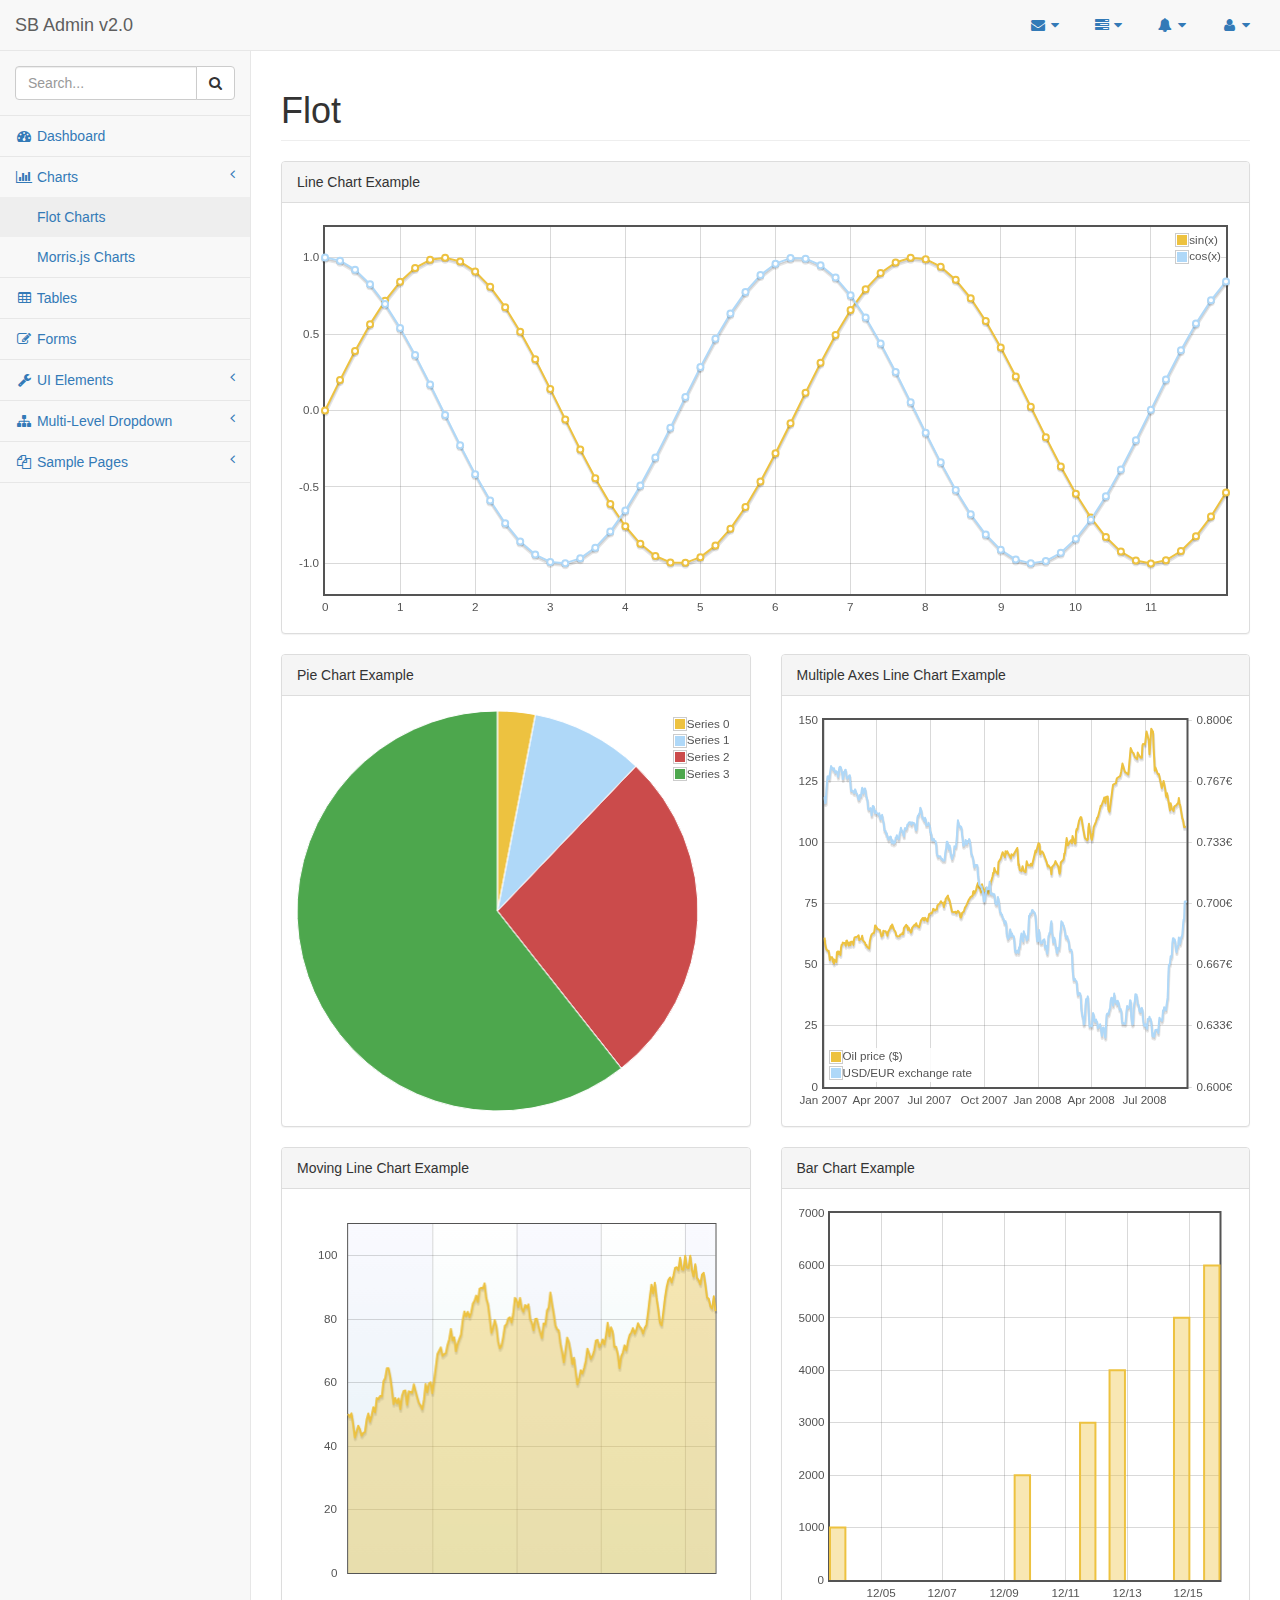
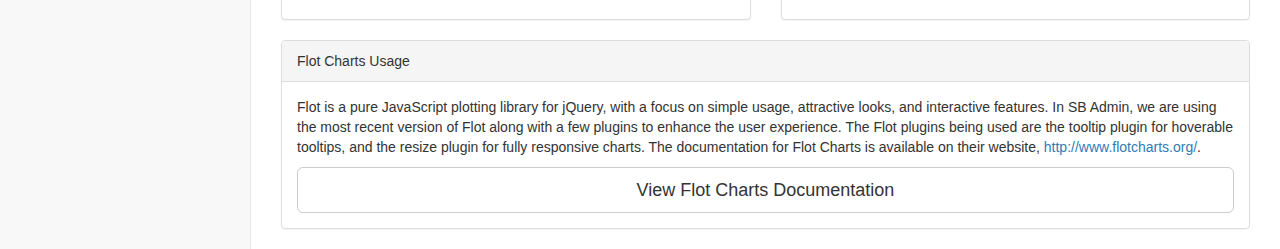
<file: pages/flot.html>
<!DOCTYPE html>
<html lang="en">

<head>

    <meta charset="utf-8">
    <meta http-equiv="X-UA-Compatible" content="IE=edge">
    <meta name="viewport" content="width=device-width, initial-scale=1">
    <meta name="description" content="">
    <meta name="author" content="">

    <title>SB Admin 2 - Bootstrap Admin Theme</title>

    <!-- Bootstrap Core CSS -->
    <link href="../vendor/bootstrap/css/bootstrap.min.css" rel="stylesheet">

    <!-- MetisMenu CSS -->
    <link href="../vendor/metisMenu/metisMenu.min.css" rel="stylesheet">

    <!-- Custom CSS -->
    <link href="../dist/css/sb-admin-2.css" rel="stylesheet">

    <!-- Morris Charts CSS -->
    <link href="../vendor/morrisjs/morris.css" rel="stylesheet">

    <!-- Custom Fonts -->
    <link href="../vendor/font-awesome/css/font-awesome.min.css" rel="stylesheet" type="text/css">

    <!-- HTML5 Shim and Respond.js IE8 support of HTML5 elements and media queries -->
    <!-- WARNING: Respond.js doesn't work if you view the page via file:// -->
    <!--[if lt IE 9]>
        <script src="https://oss.maxcdn.com/libs/html5shiv/3.7.0/html5shiv.js"></script>
        <script src="https://oss.maxcdn.com/libs/respond.js/1.4.2/respond.min.js"></script>
    <![endif]-->

</head>

<body>

    <div id="wrapper">

        <!-- Navigation -->
        <nav class="navbar navbar-default navbar-static-top" role="navigation" style="margin-bottom: 0">
            <div class="navbar-header">
                <button type="button" class="navbar-toggle" data-toggle="collapse" data-target=".navbar-collapse">
                    <span class="sr-only">Toggle navigation</span>
                    <span class="icon-bar"></span>
                    <span class="icon-bar"></span>
                    <span class="icon-bar"></span>
                </button>
                <a class="navbar-brand" href="index.html">SB Admin v2.0</a>
            </div>
            <!-- /.navbar-header -->

            <ul class="nav navbar-top-links navbar-right">
                <li class="dropdown">
                    <a class="dropdown-toggle" data-toggle="dropdown" href="#">
                        <i class="fa fa-envelope fa-fw"></i> <i class="fa fa-caret-down"></i>
                    </a>
                    <ul class="dropdown-menu dropdown-messages">
                        <li>
                            <a href="#">
                                <div>
                                    <strong>John Smith</strong>
                                    <span class="pull-right text-muted">
                                        <em>Yesterday</em>
                                    </span>
                                </div>
                                <div>Lorem ipsum dolor sit amet, consectetur adipiscing elit. Pellentesque eleifend...</div>
                            </a>
                        </li>
                        <li class="divider"></li>
                        <li>
                            <a href="#">
                                <div>
                                    <strong>John Smith</strong>
                                    <span class="pull-right text-muted">
                                        <em>Yesterday</em>
                                    </span>
                                </div>
                                <div>Lorem ipsum dolor sit amet, consectetur adipiscing elit. Pellentesque eleifend...</div>
                            </a>
                        </li>
                        <li class="divider"></li>
                        <li>
                            <a href="#">
                                <div>
                                    <strong>John Smith</strong>
                                    <span class="pull-right text-muted">
                                        <em>Yesterday</em>
                                    </span>
                                </div>
                                <div>Lorem ipsum dolor sit amet, consectetur adipiscing elit. Pellentesque eleifend...</div>
                            </a>
                        </li>
                        <li class="divider"></li>
                        <li>
                            <a class="text-center" href="#">
                                <strong>Read All Messages</strong>
                                <i class="fa fa-angle-right"></i>
                            </a>
                        </li>
                    </ul>
                    <!-- /.dropdown-messages -->
                </li>
                <!-- /.dropdown -->
                <li class="dropdown">
                    <a class="dropdown-toggle" data-toggle="dropdown" href="#">
                        <i class="fa fa-tasks fa-fw"></i> <i class="fa fa-caret-down"></i>
                    </a>
                    <ul class="dropdown-menu dropdown-tasks">
                        <li>
                            <a href="#">
                                <div>
                                    <p>
                                        <strong>Task 1</strong>
                                        <span class="pull-right text-muted">40% Complete</span>
                                    </p>
                                    <div class="progress progress-striped active">
                                        <div class="progress-bar progress-bar-success" role="progressbar" aria-valuenow="40" aria-valuemin="0" aria-valuemax="100" style="width: 40%">
                                            <span class="sr-only">40% Complete (success)</span>
                                        </div>
                                    </div>
                                </div>
                            </a>
                        </li>
                        <li class="divider"></li>
                        <li>
                            <a href="#">
                                <div>
                                    <p>
                                        <strong>Task 2</strong>
                                        <span class="pull-right text-muted">20% Complete</span>
                                    </p>
                                    <div class="progress progress-striped active">
                                        <div class="progress-bar progress-bar-info" role="progressbar" aria-valuenow="20" aria-valuemin="0" aria-valuemax="100" style="width: 20%">
                                            <span class="sr-only">20% Complete</span>
                                        </div>
                                    </div>
                                </div>
                            </a>
                        </li>
                        <li class="divider"></li>
                        <li>
                            <a href="#">
                                <div>
                                    <p>
                                        <strong>Task 3</strong>
                                        <span class="pull-right text-muted">60% Complete</span>
                                    </p>
                                    <div class="progress progress-striped active">
                                        <div class="progress-bar progress-bar-warning" role="progressbar" aria-valuenow="60" aria-valuemin="0" aria-valuemax="100" style="width: 60%">
                                            <span class="sr-only">60% Complete (warning)</span>
                                        </div>
                                    </div>
                                </div>
                            </a>
                        </li>
                        <li class="divider"></li>
                        <li>
                            <a href="#">
                                <div>
                                    <p>
                                        <strong>Task 4</strong>
                                        <span class="pull-right text-muted">80% Complete</span>
                                    </p>
                                    <div class="progress progress-striped active">
                                        <div class="progress-bar progress-bar-danger" role="progressbar" aria-valuenow="80" aria-valuemin="0" aria-valuemax="100" style="width: 80%">
                                            <span class="sr-only">80% Complete (danger)</span>
                                        </div>
                                    </div>
                                </div>
                            </a>
                        </li>
                        <li class="divider"></li>
                        <li>
                            <a class="text-center" href="#">
                                <strong>See All Tasks</strong>
                                <i class="fa fa-angle-right"></i>
                            </a>
                        </li>
                    </ul>
                    <!-- /.dropdown-tasks -->
                </li>
                <!-- /.dropdown -->
                <li class="dropdown">
                    <a class="dropdown-toggle" data-toggle="dropdown" href="#">
                        <i class="fa fa-bell fa-fw"></i> <i class="fa fa-caret-down"></i>
                    </a>
                    <ul class="dropdown-menu dropdown-alerts">
                        <li>
                            <a href="#">
                                <div>
                                    <i class="fa fa-comment fa-fw"></i> New Comment
                                    <span class="pull-right text-muted small">4 minutes ago</span>
                                </div>
                            </a>
                        </li>
                        <li class="divider"></li>
                        <li>
                            <a href="#">
                                <div>
                                    <i class="fa fa-twitter fa-fw"></i> 3 New Followers
                                    <span class="pull-right text-muted small">12 minutes ago</span>
                                </div>
                            </a>
                        </li>
                        <li class="divider"></li>
                        <li>
                            <a href="#">
                                <div>
                                    <i class="fa fa-envelope fa-fw"></i> Message Sent
                                    <span class="pull-right text-muted small">4 minutes ago</span>
                                </div>
                            </a>
                        </li>
                        <li class="divider"></li>
                        <li>
                            <a href="#">
                                <div>
                                    <i class="fa fa-tasks fa-fw"></i> New Task
                                    <span class="pull-right text-muted small">4 minutes ago</span>
                                </div>
                            </a>
                        </li>
                        <li class="divider"></li>
                        <li>
                            <a href="#">
                                <div>
                                    <i class="fa fa-upload fa-fw"></i> Server Rebooted
                                    <span class="pull-right text-muted small">4 minutes ago</span>
                                </div>
                            </a>
                        </li>
                        <li class="divider"></li>
                        <li>
                            <a class="text-center" href="#">
                                <strong>See All Alerts</strong>
                                <i class="fa fa-angle-right"></i>
                            </a>
                        </li>
                    </ul>
                    <!-- /.dropdown-alerts -->
                </li>
                <!-- /.dropdown -->
                <li class="dropdown">
                    <a class="dropdown-toggle" data-toggle="dropdown" href="#">
                        <i class="fa fa-user fa-fw"></i> <i class="fa fa-caret-down"></i>
                    </a>
                    <ul class="dropdown-menu dropdown-user">
                        <li><a href="#"><i class="fa fa-user fa-fw"></i> User Profile</a>
                        </li>
                        <li><a href="#"><i class="fa fa-gear fa-fw"></i> Settings</a>
                        </li>
                        <li class="divider"></li>
                        <li><a href="login.html"><i class="fa fa-sign-out fa-fw"></i> Logout</a>
                        </li>
                    </ul>
                    <!-- /.dropdown-user -->
                </li>
                <!-- /.dropdown -->
            </ul>
            <!-- /.navbar-top-links -->

            <div class="navbar-default sidebar" role="navigation">
                <div class="sidebar-nav navbar-collapse">
                    <ul class="nav" id="side-menu">
                        <li class="sidebar-search">
                            <div class="input-group custom-search-form">
                                <input type="text" class="form-control" placeholder="Search...">
                                <span class="input-group-btn">
                                <button class="btn btn-default" type="button">
                                    <i class="fa fa-search"></i>
                                </button>
                            </span>
                            </div>
                            <!-- /input-group -->
                        </li>
                        <li>
                            <a href="index.html"><i class="fa fa-dashboard fa-fw"></i> Dashboard</a>
                        </li>
                        <li>
                            <a href="#"><i class="fa fa-bar-chart-o fa-fw"></i> Charts<span class="fa arrow"></span></a>
                            <ul class="nav nav-second-level">
                                <li>
                                    <a href="flot.html">Flot Charts</a>
                                </li>
                                <li>
                                    <a href="morris.html">Morris.js Charts</a>
                                </li>
                            </ul>
                            <!-- /.nav-second-level -->
                        </li>
                        <li>
                            <a href="tables.html"><i class="fa fa-table fa-fw"></i> Tables</a>
                        </li>
                        <li>
                            <a href="forms.html"><i class="fa fa-edit fa-fw"></i> Forms</a>
                        </li>
                        <li>
                            <a href="#"><i class="fa fa-wrench fa-fw"></i> UI Elements<span class="fa arrow"></span></a>
                            <ul class="nav nav-second-level">
                                <li>
                                    <a href="panels-wells.html">Panels and Wells</a>
                                </li>
                                <li>
                                    <a href="buttons.html">Buttons</a>
                                </li>
                                <li>
                                    <a href="notifications.html">Notifications</a>
                                </li>
                                <li>
                                    <a href="typography.html">Typography</a>
                                </li>
                                <li>
                                    <a href="icons.html"> Icons</a>
                                </li>
                                <li>
                                    <a href="grid.html">Grid</a>
                                </li>
                            </ul>
                            <!-- /.nav-second-level -->
                        </li>
                        <li>
                            <a href="#"><i class="fa fa-sitemap fa-fw"></i> Multi-Level Dropdown<span class="fa arrow"></span></a>
                            <ul class="nav nav-second-level">
                                <li>
                                    <a href="#">Second Level Item</a>
                                </li>
                                <li>
                                    <a href="#">Second Level Item</a>
                                </li>
                                <li>
                                    <a href="#">Third Level <span class="fa arrow"></span></a>
                                    <ul class="nav nav-third-level">
                                        <li>
                                            <a href="#">Third Level Item</a>
                                        </li>
                                        <li>
                                            <a href="#">Third Level Item</a>
                                        </li>
                                        <li>
                                            <a href="#">Third Level Item</a>
                                        </li>
                                        <li>
                                            <a href="#">Third Level Item</a>
                                        </li>
                                    </ul>
                                    <!-- /.nav-third-level -->
                                </li>
                            </ul>
                            <!-- /.nav-second-level -->
                        </li>
                        <li>
                            <a href="#"><i class="fa fa-files-o fa-fw"></i> Sample Pages<span class="fa arrow"></span></a>
                            <ul class="nav nav-second-level">
                                <li>
                                    <a href="blank.html">Blank Page</a>
                                </li>
                                <li>
                                    <a href="login.html">Login Page</a>
                                </li>
                            </ul>
                            <!-- /.nav-second-level -->
                        </li>
                    </ul>
                </div>
                <!-- /.sidebar-collapse -->
            </div>
            <!-- /.navbar-static-side -->
        </nav>

        <div id="page-wrapper">
            <div class="row">
                <div class="col-lg-12">
                    <h1 class="page-header">Flot</h1>
                </div>
                <!-- /.col-lg-12 -->
            </div>
            <!-- /.row -->
            <div class="row">
                <div class="col-lg-12">
                    <div class="panel panel-default">
                        <div class="panel-heading">
                            Line Chart Example
                        </div>
                        <!-- /.panel-heading -->
                        <div class="panel-body">
                            <div class="flot-chart">
                                <div class="flot-chart-content" id="flot-line-chart"></div>
                            </div>
                        </div>
                        <!-- /.panel-body -->
                    </div>
                    <!-- /.panel -->
                </div>
                <!-- /.col-lg-12 -->
                <div class="col-lg-6">
                    <div class="panel panel-default">
                        <div class="panel-heading">
                            Pie Chart Example
                        </div>
                        <!-- /.panel-heading -->
                        <div class="panel-body">
                            <div class="flot-chart">
                                <div class="flot-chart-content" id="flot-pie-chart"></div>
                            </div>
                        </div>
                        <!-- /.panel-body -->
                    </div>
                    <!-- /.panel -->
                </div>
                <!-- /.col-lg-6 -->
                <div class="col-lg-6">
                    <div class="panel panel-default">
                        <div class="panel-heading">
                            Multiple Axes Line Chart Example
                        </div>
                        <!-- /.panel-heading -->
                        <div class="panel-body">
                            <div class="flot-chart">
                                <div class="flot-chart-content" id="flot-line-chart-multi"></div>
                            </div>
                        </div>
                        <!-- /.panel-body -->
                    </div>
                    <!-- /.panel -->
                </div>
                <!-- /.col-lg-6 -->
                <div class="col-lg-6">
                    <div class="panel panel-default">
                        <div class="panel-heading">
                            Moving Line Chart Example
                        </div>
                        <!-- /.panel-heading -->
                        <div class="panel-body">
                            <div class="flot-chart">
                                <div class="flot-chart-content" id="flot-line-chart-moving"></div>
                            </div>
                        </div>
                        <!-- /.panel-body -->
                    </div>
                    <!-- /.panel -->
                </div>
                <!-- /.col-lg-6 -->
                <div class="col-lg-6">
                    <div class="panel panel-default">
                        <div class="panel-heading">
                            Bar Chart Example
                        </div>
                        <!-- /.panel-heading -->
                        <div class="panel-body">
                            <div class="flot-chart">
                                <div class="flot-chart-content" id="flot-bar-chart"></div>
                            </div>
                        </div>
                        <!-- /.panel-body -->
                    </div>
                    <!-- /.panel -->
                </div>
                <!-- /.col-lg-6 -->
                <div class="col-lg-12">
                    <div class="panel panel-default">
                        <div class="panel-heading">
                            Flot Charts Usage
                        </div>
                        <!-- /.panel-heading -->
                        <div class="panel-body">
                            <p>Flot is a pure JavaScript plotting library for jQuery, with a focus on simple usage, attractive looks, and interactive features. In SB Admin, we are using the most recent version of Flot along with a few plugins to enhance the user experience. The Flot plugins being used are the tooltip plugin for hoverable tooltips, and the resize plugin for fully responsive charts. The documentation for Flot Charts is available on their website, <a target="_blank" href="http://www.flotcharts.org/">http://www.flotcharts.org/</a>.</p>
                            <a target="_blank" class="btn btn-default btn-lg btn-block" href="http://www.flotcharts.org/">View Flot Charts Documentation</a>
                        </div>
                        <!-- /.panel-body -->
                    </div>
                    <!-- /.panel -->
                </div>
                <!-- /.col-lg-6 -->
            </div>
            <!-- /.row -->
        </div>
        <!-- /#page-wrapper -->

    </div>
    <!-- /#wrapper -->

    <!-- jQuery -->
    <script src="../vendor/jquery/jquery.min.js"></script>

    <!-- Bootstrap Core JavaScript -->
    <script src="../vendor/bootstrap/js/bootstrap.min.js"></script>

    <!-- Metis Menu Plugin JavaScript -->
    <script src="../vendor/metisMenu/metisMenu.min.js"></script>

    <!-- Flot Charts JavaScript -->
    <script src="../vendor/flot/excanvas.min.js"></script>
    <script src="../vendor/flot/jquery.flot.js"></script>
    <script src="../vendor/flot/jquery.flot.pie.js"></script>
    <script src="../vendor/flot/jquery.flot.resize.js"></script>
    <script src="../vendor/flot/jquery.flot.time.js"></script>
    <script src="../vendor/flot-tooltip/jquery.flot.tooltip.min.js"></script>
    <script src="../data/flot-data.js"></script>

    <!-- Custom Theme JavaScript -->
    <script src="../dist/js/sb-admin-2.js"></script>

</body>

</html>
</file>
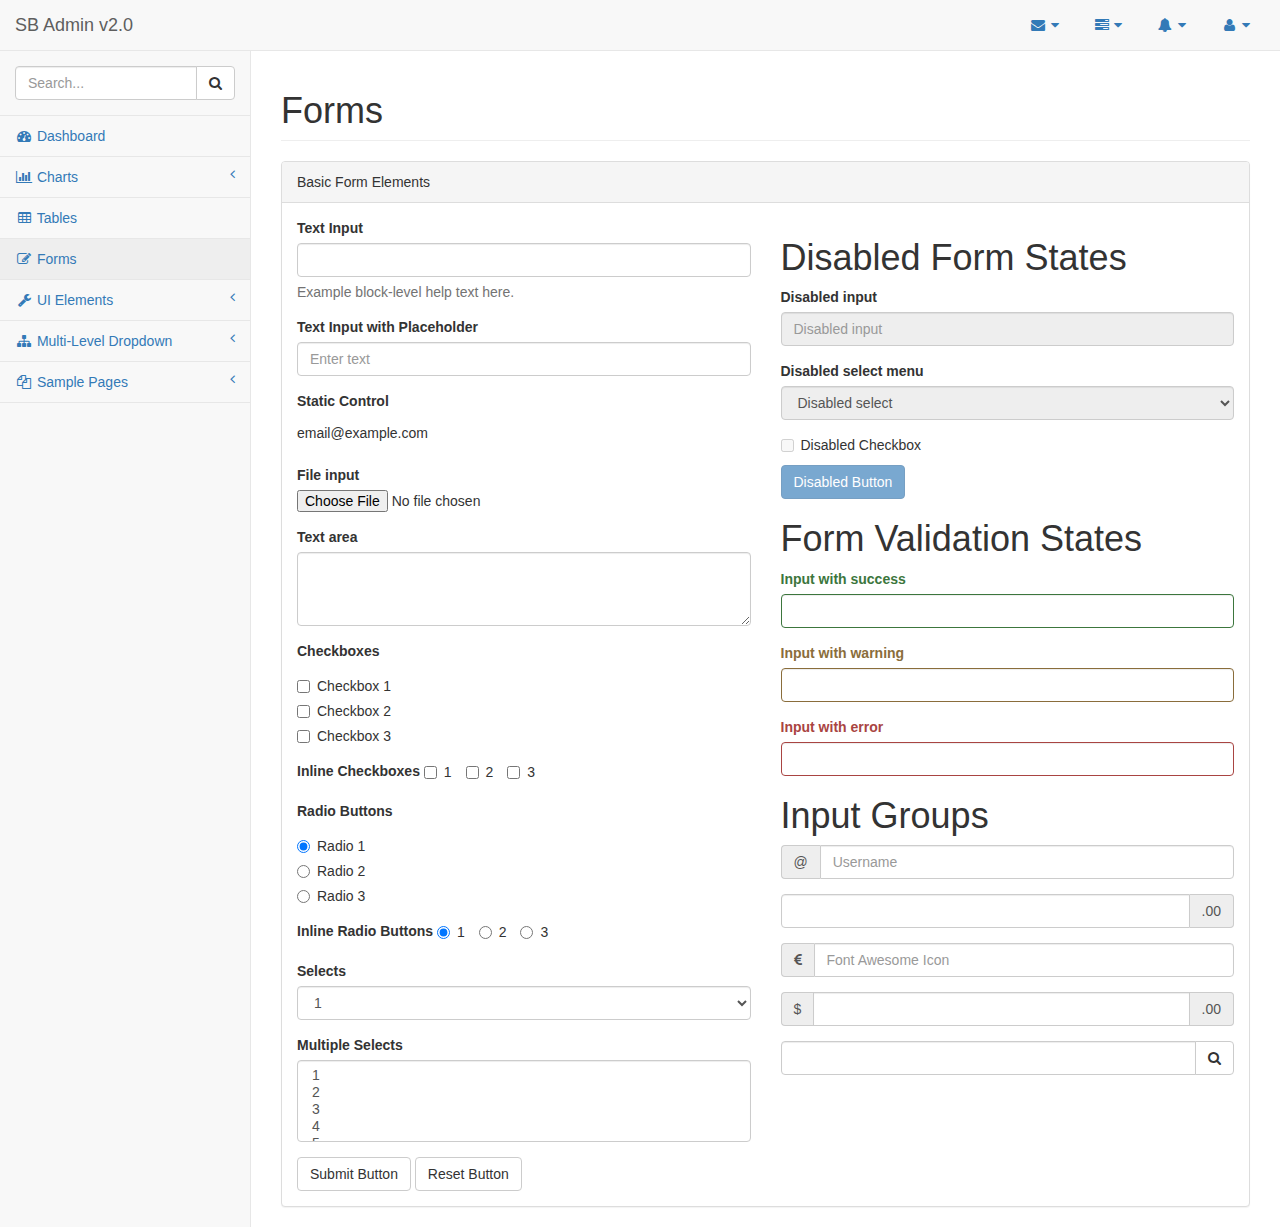
<file: pages/forms.html>
<!DOCTYPE html>
<html lang="en">

<head>

    <meta charset="utf-8">
    <meta http-equiv="X-UA-Compatible" content="IE=edge">
    <meta name="viewport" content="width=device-width, initial-scale=1">
    <meta name="description" content="">
    <meta name="author" content="">

    <title>SB Admin 2 - Bootstrap Admin Theme</title>

    <!-- Bootstrap Core CSS -->
    <link href="../vendor/bootstrap/css/bootstrap.min.css" rel="stylesheet">

    <!-- MetisMenu CSS -->
    <link href="../vendor/metisMenu/metisMenu.min.css" rel="stylesheet">

    <!-- Custom CSS -->
    <link href="../dist/css/sb-admin-2.css" rel="stylesheet">

    <!-- Custom Fonts -->
    <link href="../vendor/font-awesome/css/font-awesome.min.css" rel="stylesheet" type="text/css">

    <!-- HTML5 Shim and Respond.js IE8 support of HTML5 elements and media queries -->
    <!-- WARNING: Respond.js doesn't work if you view the page via file:// -->
    <!--[if lt IE 9]>
        <script src="https://oss.maxcdn.com/libs/html5shiv/3.7.0/html5shiv.js"></script>
        <script src="https://oss.maxcdn.com/libs/respond.js/1.4.2/respond.min.js"></script>
    <![endif]-->

</head>

<body>

    <div id="wrapper">

        <!-- Navigation -->
        <nav class="navbar navbar-default navbar-static-top" role="navigation" style="margin-bottom: 0">
            <div class="navbar-header">
                <button type="button" class="navbar-toggle" data-toggle="collapse" data-target=".navbar-collapse">
                    <span class="sr-only">Toggle navigation</span>
                    <span class="icon-bar"></span>
                    <span class="icon-bar"></span>
                    <span class="icon-bar"></span>
                </button>
                <a class="navbar-brand" href="index.html">SB Admin v2.0</a>
            </div>
            <!-- /.navbar-header -->

            <ul class="nav navbar-top-links navbar-right">
                <li class="dropdown">
                    <a class="dropdown-toggle" data-toggle="dropdown" href="#">
                        <i class="fa fa-envelope fa-fw"></i> <i class="fa fa-caret-down"></i>
                    </a>
                    <ul class="dropdown-menu dropdown-messages">
                        <li>
                            <a href="#">
                                <div>
                                    <strong>John Smith</strong>
                                    <span class="pull-right text-muted">
                                        <em>Yesterday</em>
                                    </span>
                                </div>
                                <div>Lorem ipsum dolor sit amet, consectetur adipiscing elit. Pellentesque eleifend...</div>
                            </a>
                        </li>
                        <li class="divider"></li>
                        <li>
                            <a href="#">
                                <div>
                                    <strong>John Smith</strong>
                                    <span class="pull-right text-muted">
                                        <em>Yesterday</em>
                                    </span>
                                </div>
                                <div>Lorem ipsum dolor sit amet, consectetur adipiscing elit. Pellentesque eleifend...</div>
                            </a>
                        </li>
                        <li class="divider"></li>
                        <li>
                            <a href="#">
                                <div>
                                    <strong>John Smith</strong>
                                    <span class="pull-right text-muted">
                                        <em>Yesterday</em>
                                    </span>
                                </div>
                                <div>Lorem ipsum dolor sit amet, consectetur adipiscing elit. Pellentesque eleifend...</div>
                            </a>
                        </li>
                        <li class="divider"></li>
                        <li>
                            <a class="text-center" href="#">
                                <strong>Read All Messages</strong>
                                <i class="fa fa-angle-right"></i>
                            </a>
                        </li>
                    </ul>
                    <!-- /.dropdown-messages -->
                </li>
                <!-- /.dropdown -->
                <li class="dropdown">
                    <a class="dropdown-toggle" data-toggle="dropdown" href="#">
                        <i class="fa fa-tasks fa-fw"></i> <i class="fa fa-caret-down"></i>
                    </a>
                    <ul class="dropdown-menu dropdown-tasks">
                        <li>
                            <a href="#">
                                <div>
                                    <p>
                                        <strong>Task 1</strong>
                                        <span class="pull-right text-muted">40% Complete</span>
                                    </p>
                                    <div class="progress progress-striped active">
                                        <div class="progress-bar progress-bar-success" role="progressbar" aria-valuenow="40" aria-valuemin="0" aria-valuemax="100" style="width: 40%">
                                            <span class="sr-only">40% Complete (success)</span>
                                        </div>
                                    </div>
                                </div>
                            </a>
                        </li>
                        <li class="divider"></li>
                        <li>
                            <a href="#">
                                <div>
                                    <p>
                                        <strong>Task 2</strong>
                                        <span class="pull-right text-muted">20% Complete</span>
                                    </p>
                                    <div class="progress progress-striped active">
                                        <div class="progress-bar progress-bar-info" role="progressbar" aria-valuenow="20" aria-valuemin="0" aria-valuemax="100" style="width: 20%">
                                            <span class="sr-only">20% Complete</span>
                                        </div>
                                    </div>
                                </div>
                            </a>
                        </li>
                        <li class="divider"></li>
                        <li>
                            <a href="#">
                                <div>
                                    <p>
                                        <strong>Task 3</strong>
                                        <span class="pull-right text-muted">60% Complete</span>
                                    </p>
                                    <div class="progress progress-striped active">
                                        <div class="progress-bar progress-bar-warning" role="progressbar" aria-valuenow="60" aria-valuemin="0" aria-valuemax="100" style="width: 60%">
                                            <span class="sr-only">60% Complete (warning)</span>
                                        </div>
                                    </div>
                                </div>
                            </a>
                        </li>
                        <li class="divider"></li>
                        <li>
                            <a href="#">
                                <div>
                                    <p>
                                        <strong>Task 4</strong>
                                        <span class="pull-right text-muted">80% Complete</span>
                                    </p>
                                    <div class="progress progress-striped active">
                                        <div class="progress-bar progress-bar-danger" role="progressbar" aria-valuenow="80" aria-valuemin="0" aria-valuemax="100" style="width: 80%">
                                            <span class="sr-only">80% Complete (danger)</span>
                                        </div>
                                    </div>
                                </div>
                            </a>
                        </li>
                        <li class="divider"></li>
                        <li>
                            <a class="text-center" href="#">
                                <strong>See All Tasks</strong>
                                <i class="fa fa-angle-right"></i>
                            </a>
                        </li>
                    </ul>
                    <!-- /.dropdown-tasks -->
                </li>
                <!-- /.dropdown -->
                <li class="dropdown">
                    <a class="dropdown-toggle" data-toggle="dropdown" href="#">
                        <i class="fa fa-bell fa-fw"></i> <i class="fa fa-caret-down"></i>
                    </a>
                    <ul class="dropdown-menu dropdown-alerts">
                        <li>
                            <a href="#">
                                <div>
                                    <i class="fa fa-comment fa-fw"></i> New Comment
                                    <span class="pull-right text-muted small">4 minutes ago</span>
                                </div>
                            </a>
                        </li>
                        <li class="divider"></li>
                        <li>
                            <a href="#">
                                <div>
                                    <i class="fa fa-twitter fa-fw"></i> 3 New Followers
                                    <span class="pull-right text-muted small">12 minutes ago</span>
                                </div>
                            </a>
                        </li>
                        <li class="divider"></li>
                        <li>
                            <a href="#">
                                <div>
                                    <i class="fa fa-envelope fa-fw"></i> Message Sent
                                    <span class="pull-right text-muted small">4 minutes ago</span>
                                </div>
                            </a>
                        </li>
                        <li class="divider"></li>
                        <li>
                            <a href="#">
                                <div>
                                    <i class="fa fa-tasks fa-fw"></i> New Task
                                    <span class="pull-right text-muted small">4 minutes ago</span>
                                </div>
                            </a>
                        </li>
                        <li class="divider"></li>
                        <li>
                            <a href="#">
                                <div>
                                    <i class="fa fa-upload fa-fw"></i> Server Rebooted
                                    <span class="pull-right text-muted small">4 minutes ago</span>
                                </div>
                            </a>
                        </li>
                        <li class="divider"></li>
                        <li>
                            <a class="text-center" href="#">
                                <strong>See All Alerts</strong>
                                <i class="fa fa-angle-right"></i>
                            </a>
                        </li>
                    </ul>
                    <!-- /.dropdown-alerts -->
                </li>
                <!-- /.dropdown -->
                <li class="dropdown">
                    <a class="dropdown-toggle" data-toggle="dropdown" href="#">
                        <i class="fa fa-user fa-fw"></i> <i class="fa fa-caret-down"></i>
                    </a>
                    <ul class="dropdown-menu dropdown-user">
                        <li><a href="#"><i class="fa fa-user fa-fw"></i> User Profile</a>
                        </li>
                        <li><a href="#"><i class="fa fa-gear fa-fw"></i> Settings</a>
                        </li>
                        <li class="divider"></li>
                        <li><a href="login.html"><i class="fa fa-sign-out fa-fw"></i> Logout</a>
                        </li>
                    </ul>
                    <!-- /.dropdown-user -->
                </li>
                <!-- /.dropdown -->
            </ul>
            <!-- /.navbar-top-links -->

            <div class="navbar-default sidebar" role="navigation">
                <div class="sidebar-nav navbar-collapse">
                    <ul class="nav" id="side-menu">
                        <li class="sidebar-search">
                            <div class="input-group custom-search-form">
                                <input type="text" class="form-control" placeholder="Search...">
                                <span class="input-group-btn">
                                <button class="btn btn-default" type="button">
                                    <i class="fa fa-search"></i>
                                </button>
                            </span>
                            </div>
                            <!-- /input-group -->
                        </li>
                        <li>
                            <a href="index.html"><i class="fa fa-dashboard fa-fw"></i> Dashboard</a>
                        </li>
                        <li>
                            <a href="#"><i class="fa fa-bar-chart-o fa-fw"></i> Charts<span class="fa arrow"></span></a>
                            <ul class="nav nav-second-level">
                                <li>
                                    <a href="flot.html">Flot Charts</a>
                                </li>
                                <li>
                                    <a href="morris.html">Morris.js Charts</a>
                                </li>
                            </ul>
                            <!-- /.nav-second-level -->
                        </li>
                        <li>
                            <a href="tables.html"><i class="fa fa-table fa-fw"></i> Tables</a>
                        </li>
                        <li>
                            <a href="forms.html"><i class="fa fa-edit fa-fw"></i> Forms</a>
                        </li>
                        <li>
                            <a href="#"><i class="fa fa-wrench fa-fw"></i> UI Elements<span class="fa arrow"></span></a>
                            <ul class="nav nav-second-level">
                                <li>
                                    <a href="panels-wells.html">Panels and Wells</a>
                                </li>
                                <li>
                                    <a href="buttons.html">Buttons</a>
                                </li>
                                <li>
                                    <a href="notifications.html">Notifications</a>
                                </li>
                                <li>
                                    <a href="typography.html">Typography</a>
                                </li>
                                <li>
                                    <a href="icons.html"> Icons</a>
                                </li>
                                <li>
                                    <a href="grid.html">Grid</a>
                                </li>
                            </ul>
                            <!-- /.nav-second-level -->
                        </li>
                        <li>
                            <a href="#"><i class="fa fa-sitemap fa-fw"></i> Multi-Level Dropdown<span class="fa arrow"></span></a>
                            <ul class="nav nav-second-level">
                                <li>
                                    <a href="#">Second Level Item</a>
                                </li>
                                <li>
                                    <a href="#">Second Level Item</a>
                                </li>
                                <li>
                                    <a href="#">Third Level <span class="fa arrow"></span></a>
                                    <ul class="nav nav-third-level">
                                        <li>
                                            <a href="#">Third Level Item</a>
                                        </li>
                                        <li>
                                            <a href="#">Third Level Item</a>
                                        </li>
                                        <li>
                                            <a href="#">Third Level Item</a>
                                        </li>
                                        <li>
                                            <a href="#">Third Level Item</a>
                                        </li>
                                    </ul>
                                    <!-- /.nav-third-level -->
                                </li>
                            </ul>
                            <!-- /.nav-second-level -->
                        </li>
                        <li>
                            <a href="#"><i class="fa fa-files-o fa-fw"></i> Sample Pages<span class="fa arrow"></span></a>
                            <ul class="nav nav-second-level">
                                <li>
                                    <a href="blank.html">Blank Page</a>
                                </li>
                                <li>
                                    <a href="login.html">Login Page</a>
                                </li>
                            </ul>
                            <!-- /.nav-second-level -->
                        </li>
                    </ul>
                </div>
                <!-- /.sidebar-collapse -->
            </div>
            <!-- /.navbar-static-side -->
        </nav>

        <div id="page-wrapper">
            <div class="row">
                <div class="col-lg-12">
                    <h1 class="page-header">Forms</h1>
                </div>
                <!-- /.col-lg-12 -->
            </div>
            <!-- /.row -->
            <div class="row">
                <div class="col-lg-12">
                    <div class="panel panel-default">
                        <div class="panel-heading">
                            Basic Form Elements
                        </div>
                        <div class="panel-body">
                            <div class="row">
                                <div class="col-lg-6">
                                    <form role="form">
                                        <div class="form-group">
                                            <label>Text Input</label>
                                            <input class="form-control">
                                            <p class="help-block">Example block-level help text here.</p>
                                        </div>
                                        <div class="form-group">
                                            <label>Text Input with Placeholder</label>
                                            <input class="form-control" placeholder="Enter text">
                                        </div>
                                        <div class="form-group">
                                            <label>Static Control</label>
                                            <p class="form-control-static">email@example.com</p>
                                        </div>
                                        <div class="form-group">
                                            <label>File input</label>
                                            <input type="file">
                                        </div>
                                        <div class="form-group">
                                            <label>Text area</label>
                                            <textarea class="form-control" rows="3"></textarea>
                                        </div>
                                        <div class="form-group">
                                            <label>Checkboxes</label>
                                            <div class="checkbox">
                                                <label>
                                                    <input type="checkbox" value="">Checkbox 1
                                                </label>
                                            </div>
                                            <div class="checkbox">
                                                <label>
                                                    <input type="checkbox" value="">Checkbox 2
                                                </label>
                                            </div>
                                            <div class="checkbox">
                                                <label>
                                                    <input type="checkbox" value="">Checkbox 3
                                                </label>
                                            </div>
                                        </div>
                                        <div class="form-group">
                                            <label>Inline Checkboxes</label>
                                            <label class="checkbox-inline">
                                                <input type="checkbox">1
                                            </label>
                                            <label class="checkbox-inline">
                                                <input type="checkbox">2
                                            </label>
                                            <label class="checkbox-inline">
                                                <input type="checkbox">3
                                            </label>
                                        </div>
                                        <div class="form-group">
                                            <label>Radio Buttons</label>
                                            <div class="radio">
                                                <label>
                                                    <input type="radio" name="optionsRadios" id="optionsRadios1" value="option1" checked>Radio 1
                                                </label>
                                            </div>
                                            <div class="radio">
                                                <label>
                                                    <input type="radio" name="optionsRadios" id="optionsRadios2" value="option2">Radio 2
                                                </label>
                                            </div>
                                            <div class="radio">
                                                <label>
                                                    <input type="radio" name="optionsRadios" id="optionsRadios3" value="option3">Radio 3
                                                </label>
                                            </div>
                                        </div>
                                        <div class="form-group">
                                            <label>Inline Radio Buttons</label>
                                            <label class="radio-inline">
                                                <input type="radio" name="optionsRadiosInline" id="optionsRadiosInline1" value="option1" checked>1
                                            </label>
                                            <label class="radio-inline">
                                                <input type="radio" name="optionsRadiosInline" id="optionsRadiosInline2" value="option2">2
                                            </label>
                                            <label class="radio-inline">
                                                <input type="radio" name="optionsRadiosInline" id="optionsRadiosInline3" value="option3">3
                                            </label>
                                        </div>
                                        <div class="form-group">
                                            <label>Selects</label>
                                            <select class="form-control">
                                                <option>1</option>
                                                <option>2</option>
                                                <option>3</option>
                                                <option>4</option>
                                                <option>5</option>
                                            </select>
                                        </div>
                                        <div class="form-group">
                                            <label>Multiple Selects</label>
                                            <select multiple class="form-control">
                                                <option>1</option>
                                                <option>2</option>
                                                <option>3</option>
                                                <option>4</option>
                                                <option>5</option>
                                            </select>
                                        </div>
                                        <button type="submit" class="btn btn-default">Submit Button</button>
                                        <button type="reset" class="btn btn-default">Reset Button</button>
                                    </form>
                                </div>
                                <!-- /.col-lg-6 (nested) -->
                                <div class="col-lg-6">
                                    <h1>Disabled Form States</h1>
                                    <form role="form">
                                        <fieldset disabled>
                                            <div class="form-group">
                                                <label for="disabledSelect">Disabled input</label>
                                                <input class="form-control" id="disabledInput" type="text" placeholder="Disabled input" disabled>
                                            </div>
                                            <div class="form-group">
                                                <label for="disabledSelect">Disabled select menu</label>
                                                <select id="disabledSelect" class="form-control">
                                                    <option>Disabled select</option>
                                                </select>
                                            </div>
                                            <div class="checkbox">
                                                <label>
                                                    <input type="checkbox">Disabled Checkbox
                                                </label>
                                            </div>
                                            <button type="submit" class="btn btn-primary">Disabled Button</button>
                                        </fieldset>
                                    </form>
                                    <h1>Form Validation States</h1>
                                    <form role="form">
                                        <div class="form-group has-success">
                                            <label class="control-label" for="inputSuccess">Input with success</label>
                                            <input type="text" class="form-control" id="inputSuccess">
                                        </div>
                                        <div class="form-group has-warning">
                                            <label class="control-label" for="inputWarning">Input with warning</label>
                                            <input type="text" class="form-control" id="inputWarning">
                                        </div>
                                        <div class="form-group has-error">
                                            <label class="control-label" for="inputError">Input with error</label>
                                            <input type="text" class="form-control" id="inputError">
                                        </div>
                                    </form>
                                    <h1>Input Groups</h1>
                                    <form role="form">
                                        <div class="form-group input-group">
                                            <span class="input-group-addon">@</span>
                                            <input type="text" class="form-control" placeholder="Username">
                                        </div>
                                        <div class="form-group input-group">
                                            <input type="text" class="form-control">
                                            <span class="input-group-addon">.00</span>
                                        </div>
                                        <div class="form-group input-group">
                                            <span class="input-group-addon"><i class="fa fa-eur"></i>
                                            </span>
                                            <input type="text" class="form-control" placeholder="Font Awesome Icon">
                                        </div>
                                        <div class="form-group input-group">
                                            <span class="input-group-addon">$</span>
                                            <input type="text" class="form-control">
                                            <span class="input-group-addon">.00</span>
                                        </div>
                                        <div class="form-group input-group">
                                            <input type="text" class="form-control">
                                            <span class="input-group-btn">
                                                <button class="btn btn-default" type="button"><i class="fa fa-search"></i>
                                                </button>
                                            </span>
                                        </div>
                                    </form>
                                </div>
                                <!-- /.col-lg-6 (nested) -->
                            </div>
                            <!-- /.row (nested) -->
                        </div>
                        <!-- /.panel-body -->
                    </div>
                    <!-- /.panel -->
                </div>
                <!-- /.col-lg-12 -->
            </div>
            <!-- /.row -->
        </div>
        <!-- /#page-wrapper -->

    </div>
    <!-- /#wrapper -->

    <!-- jQuery -->
    <script src="../vendor/jquery/jquery.min.js"></script>

    <!-- Bootstrap Core JavaScript -->
    <script src="../vendor/bootstrap/js/bootstrap.min.js"></script>

    <!-- Metis Menu Plugin JavaScript -->
    <script src="../vendor/metisMenu/metisMenu.min.js"></script>

    <!-- Custom Theme JavaScript -->
    <script src="../dist/js/sb-admin-2.js"></script>

</body>

</html>
</file>
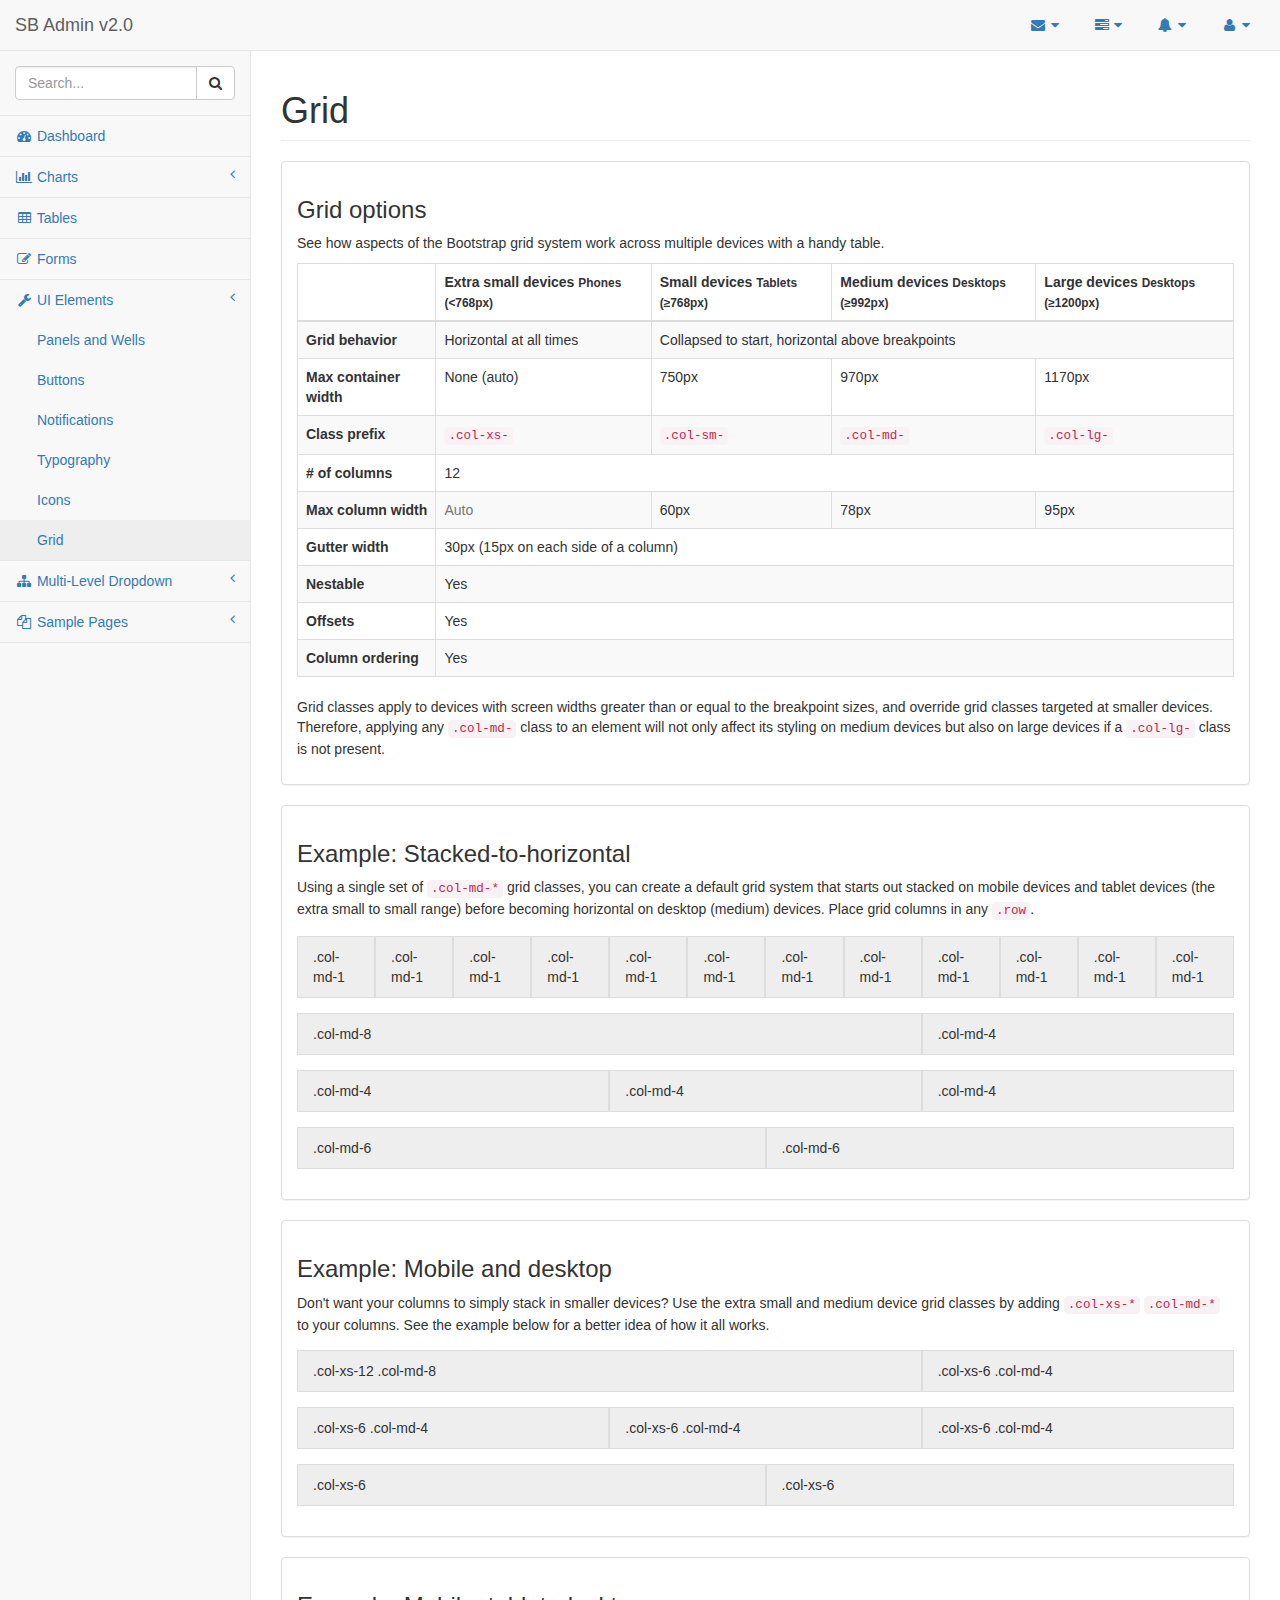
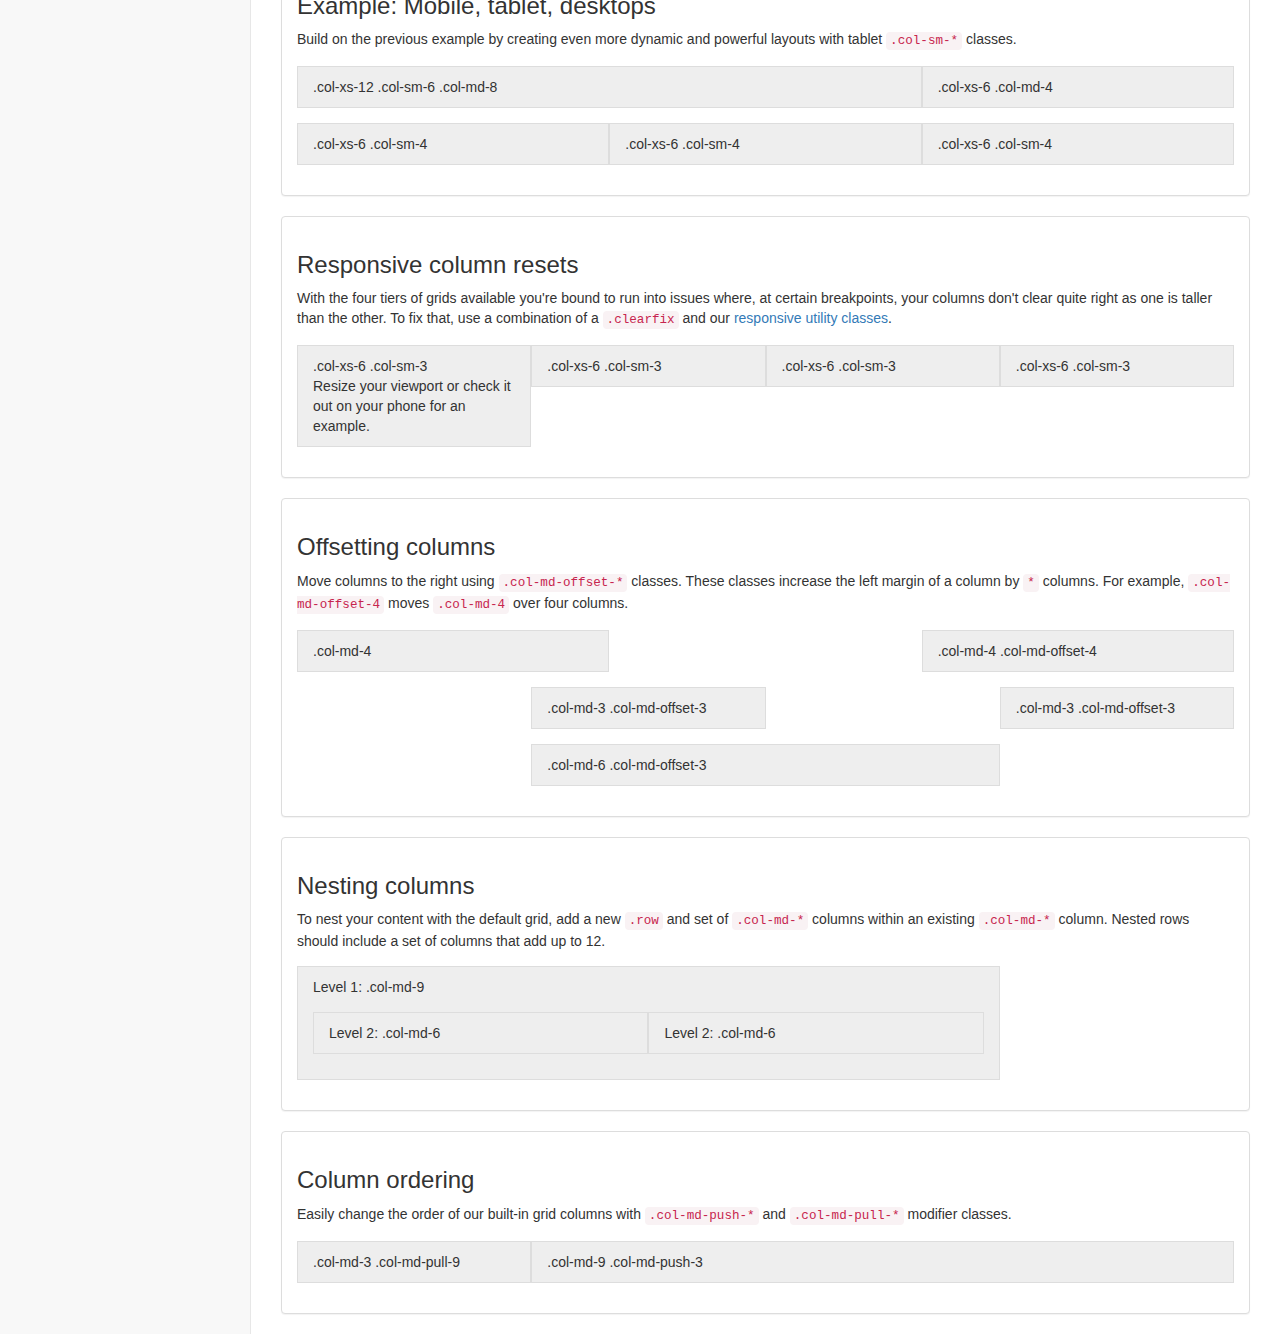
<file: pages/grid.html>
<!DOCTYPE html>
<html lang="en">

<head>

    <meta charset="utf-8">
    <meta http-equiv="X-UA-Compatible" content="IE=edge">
    <meta name="viewport" content="width=device-width, initial-scale=1">
    <meta name="description" content="">
    <meta name="author" content="">

    <title>SB Admin 2 - Bootstrap Admin Theme</title>

    <!-- Bootstrap Core CSS -->
    <link href="../vendor/bootstrap/css/bootstrap.min.css" rel="stylesheet">

    <!-- MetisMenu CSS -->
    <link href="../vendor/metisMenu/metisMenu.min.css" rel="stylesheet">

    <!-- Custom CSS -->
    <link href="../dist/css/sb-admin-2.css" rel="stylesheet">

    <!-- Custom Fonts -->
    <link href="../vendor/font-awesome/css/font-awesome.min.css" rel="stylesheet" type="text/css">

    <!-- HTML5 Shim and Respond.js IE8 support of HTML5 elements and media queries -->
    <!-- WARNING: Respond.js doesn't work if you view the page via file:// -->
    <!--[if lt IE 9]>
        <script src="https://oss.maxcdn.com/libs/html5shiv/3.7.0/html5shiv.js"></script>
        <script src="https://oss.maxcdn.com/libs/respond.js/1.4.2/respond.min.js"></script>
    <![endif]-->

</head>

<body>

    <div id="wrapper">

        <!-- Navigation -->
        <nav class="navbar navbar-default navbar-static-top" role="navigation" style="margin-bottom: 0">
            <div class="navbar-header">
                <button type="button" class="navbar-toggle" data-toggle="collapse" data-target=".navbar-collapse">
                    <span class="sr-only">Toggle navigation</span>
                    <span class="icon-bar"></span>
                    <span class="icon-bar"></span>
                    <span class="icon-bar"></span>
                </button>
                <a class="navbar-brand" href="index.html">SB Admin v2.0</a>
            </div>
            <!-- /.navbar-header -->

            <ul class="nav navbar-top-links navbar-right">
                <li class="dropdown">
                    <a class="dropdown-toggle" data-toggle="dropdown" href="#">
                        <i class="fa fa-envelope fa-fw"></i> <i class="fa fa-caret-down"></i>
                    </a>
                    <ul class="dropdown-menu dropdown-messages">
                        <li>
                            <a href="#">
                                <div>
                                    <strong>John Smith</strong>
                                    <span class="pull-right text-muted">
                                        <em>Yesterday</em>
                                    </span>
                                </div>
                                <div>Lorem ipsum dolor sit amet, consectetur adipiscing elit. Pellentesque eleifend...</div>
                            </a>
                        </li>
                        <li class="divider"></li>
                        <li>
                            <a href="#">
                                <div>
                                    <strong>John Smith</strong>
                                    <span class="pull-right text-muted">
                                        <em>Yesterday</em>
                                    </span>
                                </div>
                                <div>Lorem ipsum dolor sit amet, consectetur adipiscing elit. Pellentesque eleifend...</div>
                            </a>
                        </li>
                        <li class="divider"></li>
                        <li>
                            <a href="#">
                                <div>
                                    <strong>John Smith</strong>
                                    <span class="pull-right text-muted">
                                        <em>Yesterday</em>
                                    </span>
                                </div>
                                <div>Lorem ipsum dolor sit amet, consectetur adipiscing elit. Pellentesque eleifend...</div>
                            </a>
                        </li>
                        <li class="divider"></li>
                        <li>
                            <a class="text-center" href="#">
                                <strong>Read All Messages</strong>
                                <i class="fa fa-angle-right"></i>
                            </a>
                        </li>
                    </ul>
                    <!-- /.dropdown-messages -->
                </li>
                <!-- /.dropdown -->
                <li class="dropdown">
                    <a class="dropdown-toggle" data-toggle="dropdown" href="#">
                        <i class="fa fa-tasks fa-fw"></i> <i class="fa fa-caret-down"></i>
                    </a>
                    <ul class="dropdown-menu dropdown-tasks">
                        <li>
                            <a href="#">
                                <div>
                                    <p>
                                        <strong>Task 1</strong>
                                        <span class="pull-right text-muted">40% Complete</span>
                                    </p>
                                    <div class="progress progress-striped active">
                                        <div class="progress-bar progress-bar-success" role="progressbar" aria-valuenow="40" aria-valuemin="0" aria-valuemax="100" style="width: 40%">
                                            <span class="sr-only">40% Complete (success)</span>
                                        </div>
                                    </div>
                                </div>
                            </a>
                        </li>
                        <li class="divider"></li>
                        <li>
                            <a href="#">
                                <div>
                                    <p>
                                        <strong>Task 2</strong>
                                        <span class="pull-right text-muted">20% Complete</span>
                                    </p>
                                    <div class="progress progress-striped active">
                                        <div class="progress-bar progress-bar-info" role="progressbar" aria-valuenow="20" aria-valuemin="0" aria-valuemax="100" style="width: 20%">
                                            <span class="sr-only">20% Complete</span>
                                        </div>
                                    </div>
                                </div>
                            </a>
                        </li>
                        <li class="divider"></li>
                        <li>
                            <a href="#">
                                <div>
                                    <p>
                                        <strong>Task 3</strong>
                                        <span class="pull-right text-muted">60% Complete</span>
                                    </p>
                                    <div class="progress progress-striped active">
                                        <div class="progress-bar progress-bar-warning" role="progressbar" aria-valuenow="60" aria-valuemin="0" aria-valuemax="100" style="width: 60%">
                                            <span class="sr-only">60% Complete (warning)</span>
                                        </div>
                                    </div>
                                </div>
                            </a>
                        </li>
                        <li class="divider"></li>
                        <li>
                            <a href="#">
                                <div>
                                    <p>
                                        <strong>Task 4</strong>
                                        <span class="pull-right text-muted">80% Complete</span>
                                    </p>
                                    <div class="progress progress-striped active">
                                        <div class="progress-bar progress-bar-danger" role="progressbar" aria-valuenow="80" aria-valuemin="0" aria-valuemax="100" style="width: 80%">
                                            <span class="sr-only">80% Complete (danger)</span>
                                        </div>
                                    </div>
                                </div>
                            </a>
                        </li>
                        <li class="divider"></li>
                        <li>
                            <a class="text-center" href="#">
                                <strong>See All Tasks</strong>
                                <i class="fa fa-angle-right"></i>
                            </a>
                        </li>
                    </ul>
                    <!-- /.dropdown-tasks -->
                </li>
                <!-- /.dropdown -->
                <li class="dropdown">
                    <a class="dropdown-toggle" data-toggle="dropdown" href="#">
                        <i class="fa fa-bell fa-fw"></i> <i class="fa fa-caret-down"></i>
                    </a>
                    <ul class="dropdown-menu dropdown-alerts">
                        <li>
                            <a href="#">
                                <div>
                                    <i class="fa fa-comment fa-fw"></i> New Comment
                                    <span class="pull-right text-muted small">4 minutes ago</span>
                                </div>
                            </a>
                        </li>
                        <li class="divider"></li>
                        <li>
                            <a href="#">
                                <div>
                                    <i class="fa fa-twitter fa-fw"></i> 3 New Followers
                                    <span class="pull-right text-muted small">12 minutes ago</span>
                                </div>
                            </a>
                        </li>
                        <li class="divider"></li>
                        <li>
                            <a href="#">
                                <div>
                                    <i class="fa fa-envelope fa-fw"></i> Message Sent
                                    <span class="pull-right text-muted small">4 minutes ago</span>
                                </div>
                            </a>
                        </li>
                        <li class="divider"></li>
                        <li>
                            <a href="#">
                                <div>
                                    <i class="fa fa-tasks fa-fw"></i> New Task
                                    <span class="pull-right text-muted small">4 minutes ago</span>
                                </div>
                            </a>
                        </li>
                        <li class="divider"></li>
                        <li>
                            <a href="#">
                                <div>
                                    <i class="fa fa-upload fa-fw"></i> Server Rebooted
                                    <span class="pull-right text-muted small">4 minutes ago</span>
                                </div>
                            </a>
                        </li>
                        <li class="divider"></li>
                        <li>
                            <a class="text-center" href="#">
                                <strong>See All Alerts</strong>
                                <i class="fa fa-angle-right"></i>
                            </a>
                        </li>
                    </ul>
                    <!-- /.dropdown-alerts -->
                </li>
                <!-- /.dropdown -->
                <li class="dropdown">
                    <a class="dropdown-toggle" data-toggle="dropdown" href="#">
                        <i class="fa fa-user fa-fw"></i> <i class="fa fa-caret-down"></i>
                    </a>
                    <ul class="dropdown-menu dropdown-user">
                        <li><a href="#"><i class="fa fa-user fa-fw"></i> User Profile</a>
                        </li>
                        <li><a href="#"><i class="fa fa-gear fa-fw"></i> Settings</a>
                        </li>
                        <li class="divider"></li>
                        <li><a href="login.html"><i class="fa fa-sign-out fa-fw"></i> Logout</a>
                        </li>
                    </ul>
                    <!-- /.dropdown-user -->
                </li>
                <!-- /.dropdown -->
            </ul>
            <!-- /.navbar-top-links -->

            <div class="navbar-default sidebar" role="navigation">
                <div class="sidebar-nav navbar-collapse">
                    <ul class="nav" id="side-menu">
                        <li class="sidebar-search">
                            <div class="input-group custom-search-form">
                                <input type="text" class="form-control" placeholder="Search...">
                                <span class="input-group-btn">
                                <button class="btn btn-default" type="button">
                                    <i class="fa fa-search"></i>
                                </button>
                            </span>
                            </div>
                            <!-- /input-group -->
                        </li>
                        <li>
                            <a href="index.html"><i class="fa fa-dashboard fa-fw"></i> Dashboard</a>
                        </li>
                        <li>
                            <a href="#"><i class="fa fa-bar-chart-o fa-fw"></i> Charts<span class="fa arrow"></span></a>
                            <ul class="nav nav-second-level">
                                <li>
                                    <a href="flot.html">Flot Charts</a>
                                </li>
                                <li>
                                    <a href="morris.html">Morris.js Charts</a>
                                </li>
                            </ul>
                            <!-- /.nav-second-level -->
                        </li>
                        <li>
                            <a href="tables.html"><i class="fa fa-table fa-fw"></i> Tables</a>
                        </li>
                        <li>
                            <a href="forms.html"><i class="fa fa-edit fa-fw"></i> Forms</a>
                        </li>
                        <li>
                            <a href="#"><i class="fa fa-wrench fa-fw"></i> UI Elements<span class="fa arrow"></span></a>
                            <ul class="nav nav-second-level">
                                <li>
                                    <a href="panels-wells.html">Panels and Wells</a>
                                </li>
                                <li>
                                    <a href="buttons.html">Buttons</a>
                                </li>
                                <li>
                                    <a href="notifications.html">Notifications</a>
                                </li>
                                <li>
                                    <a href="typography.html">Typography</a>
                                </li>
                                <li>
                                    <a href="icons.html"> Icons</a>
                                </li>
                                <li>
                                    <a href="grid.html">Grid</a>
                                </li>
                            </ul>
                            <!-- /.nav-second-level -->
                        </li>
                        <li>
                            <a href="#"><i class="fa fa-sitemap fa-fw"></i> Multi-Level Dropdown<span class="fa arrow"></span></a>
                            <ul class="nav nav-second-level">
                                <li>
                                    <a href="#">Second Level Item</a>
                                </li>
                                <li>
                                    <a href="#">Second Level Item</a>
                                </li>
                                <li>
                                    <a href="#">Third Level <span class="fa arrow"></span></a>
                                    <ul class="nav nav-third-level">
                                        <li>
                                            <a href="#">Third Level Item</a>
                                        </li>
                                        <li>
                                            <a href="#">Third Level Item</a>
                                        </li>
                                        <li>
                                            <a href="#">Third Level Item</a>
                                        </li>
                                        <li>
                                            <a href="#">Third Level Item</a>
                                        </li>
                                    </ul>
                                    <!-- /.nav-third-level -->
                                </li>
                            </ul>
                            <!-- /.nav-second-level -->
                        </li>
                        <li>
                            <a href="#"><i class="fa fa-files-o fa-fw"></i> Sample Pages<span class="fa arrow"></span></a>
                            <ul class="nav nav-second-level">
                                <li>
                                    <a href="blank.html">Blank Page</a>
                                </li>
                                <li>
                                    <a href="login.html">Login Page</a>
                                </li>
                            </ul>
                            <!-- /.nav-second-level -->
                        </li>
                    </ul>
                </div>
                <!-- /.sidebar-collapse -->
            </div>
            <!-- /.navbar-static-side -->
        </nav>

        <div id="page-wrapper">
            <div class="row">
                <div class="col-lg-12">
                    <h1 class="page-header">Grid</h1>
                </div>
                <!-- /.col-lg-12 -->
            </div>
            <!-- /.row -->
            <div class="row">
                <div class="col-lg-12">
                    <div class="panel panel-default">
                        <div class="panel-body">
                            <h3>Grid options</h3>
                            <p>See how aspects of the Bootstrap grid system work across multiple devices with a handy table.</p>
                            <div class="table-responsive">
                                <table class="table table-bordered table-striped">
                                    <thead>
                                        <tr>
                                            <th></th>
                                            <th>
                                                Extra small devices
                                                <small>Phones (&lt;768px)</small>
                                            </th>
                                            <th>
                                                Small devices
                                                <small>Tablets (&ge;768px)</small>
                                            </th>
                                            <th>
                                                Medium devices
                                                <small>Desktops (&ge;992px)</small>
                                            </th>
                                            <th>
                                                Large devices
                                                <small>Desktops (&ge;1200px)</small>
                                            </th>
                                        </tr>
                                    </thead>
                                    <tbody>
                                        <tr>
                                            <th>Grid behavior</th>
                                            <td>Horizontal at all times</td>
                                            <td colspan="3">Collapsed to start, horizontal above breakpoints</td>
                                        </tr>
                                        <tr>
                                            <th>Max container width</th>
                                            <td>None (auto)</td>
                                            <td>750px</td>
                                            <td>970px</td>
                                            <td>1170px</td>
                                        </tr>
                                        <tr>
                                            <th>Class prefix</th>
                                            <td>
                                                <code>.col-xs-</code>
                                            </td>
                                            <td>
                                                <code>.col-sm-</code>
                                            </td>
                                            <td>
                                                <code>.col-md-</code>
                                            </td>
                                            <td>
                                                <code>.col-lg-</code>
                                            </td>
                                        </tr>
                                        <tr>
                                            <th># of columns</th>
                                            <td colspan="4">12</td>
                                        </tr>
                                        <tr>
                                            <th>Max column width</th>
                                            <td class="text-muted">Auto</td>
                                            <td>60px</td>
                                            <td>78px</td>
                                            <td>95px</td>
                                        </tr>
                                        <tr>
                                            <th>Gutter width</th>
                                            <td colspan="4">30px (15px on each side of a column)</td>
                                        </tr>
                                        <tr>
                                            <th>Nestable</th>
                                            <td colspan="4">Yes</td>
                                        </tr>
                                        <tr>
                                            <th>Offsets</th>
                                            <td colspan="4">Yes</td>
                                        </tr>
                                        <tr>
                                            <th>Column ordering</th>
                                            <td colspan="4">Yes</td>
                                        </tr>
                                    </tbody>
                                </table>
                            </div>
                            <p>Grid classes apply to devices with screen widths greater than or equal to the breakpoint sizes, and override grid classes targeted at smaller devices. Therefore, applying any
                                <code>.col-md-</code> class to an element will not only affect its styling on medium devices but also on large devices if a
                                <code>.col-lg-</code> class is not present.</p>
                        </div>
                    </div>
                </div>
                <!-- /.col-lg-12 -->
            </div>
            <!-- /.row -->

            <div class="row">
                <div class="col-lg-12">
                    <div class="panel panel-default">
                        <div class="panel-body">
                            <h3>Example: Stacked-to-horizontal</h3>
                            <p>Using a single set of
                                <code>.col-md-*</code> grid classes, you can create a default grid system that starts out stacked on mobile devices and tablet devices (the extra small to small range) before becoming horizontal on desktop (medium) devices. Place grid columns in any
                                <code>.row</code>.</p>
                            <div class="row show-grid">
                                <div class="col-md-1">.col-md-1</div>
                                <div class="col-md-1">.col-md-1</div>
                                <div class="col-md-1">.col-md-1</div>
                                <div class="col-md-1">.col-md-1</div>
                                <div class="col-md-1">.col-md-1</div>
                                <div class="col-md-1">.col-md-1</div>
                                <div class="col-md-1">.col-md-1</div>
                                <div class="col-md-1">.col-md-1</div>
                                <div class="col-md-1">.col-md-1</div>
                                <div class="col-md-1">.col-md-1</div>
                                <div class="col-md-1">.col-md-1</div>
                                <div class="col-md-1">.col-md-1</div>
                            </div>
                            <div class="row show-grid">
                                <div class="col-md-8">.col-md-8</div>
                                <div class="col-md-4">.col-md-4</div>
                            </div>
                            <div class="row show-grid">
                                <div class="col-md-4">.col-md-4</div>
                                <div class="col-md-4">.col-md-4</div>
                                <div class="col-md-4">.col-md-4</div>
                            </div>
                            <div class="row show-grid">
                                <div class="col-md-6">.col-md-6</div>
                                <div class="col-md-6">.col-md-6</div>
                            </div>
                        </div>
                    </div>
                </div>
                <!-- /.col-lg-12 -->
            </div>
            <!-- /.row -->

            <div class="row">
                <div class="col-lg-12">
                    <div class="panel panel-default">
                        <div class="panel-body">
                            <h3>Example: Mobile and desktop</h3>
                            <p>Don't want your columns to simply stack in smaller devices? Use the extra small and medium device grid classes by adding
                                <code>.col-xs-*</code>
                                <code>.col-md-*</code> to your columns. See the example below for a better idea of how it all works.</p>
                            <div class="row show-grid">
                                <div class="col-xs-12 col-md-8">.col-xs-12 .col-md-8</div>
                                <div class="col-xs-6 col-md-4">.col-xs-6 .col-md-4</div>
                            </div>
                            <div class="row show-grid">
                                <div class="col-xs-6 col-md-4">.col-xs-6 .col-md-4</div>
                                <div class="col-xs-6 col-md-4">.col-xs-6 .col-md-4</div>
                                <div class="col-xs-6 col-md-4">.col-xs-6 .col-md-4</div>
                            </div>
                            <div class="row show-grid">
                                <div class="col-xs-6">.col-xs-6</div>
                                <div class="col-xs-6">.col-xs-6</div>
                            </div>
                        </div>
                    </div>
                </div>
                <!-- /.col-lg-12 -->
            </div>
            <!-- /.row -->

            <div class="row">
                <div class="col-lg-12">
                    <div class="panel panel-default">
                        <div class="panel-body">
                            <h3>Example: Mobile, tablet, desktops</h3>
                            <p>Build on the previous example by creating even more dynamic and powerful layouts with tablet
                                <code>.col-sm-*</code> classes.</p>
                            <div class="row show-grid">
                                <div class="col-xs-12 col-sm-6 col-md-8">.col-xs-12 .col-sm-6 .col-md-8</div>
                                <div class="col-xs-6 col-md-4">.col-xs-6 .col-md-4</div>
                            </div>
                            <div class="row show-grid">
                                <div class="col-xs-6 col-sm-4">.col-xs-6 .col-sm-4</div>
                                <div class="col-xs-6 col-sm-4">.col-xs-6 .col-sm-4</div>
                                <!-- Optional: clear the XS cols if their content doesn't match in height -->
                                <div class="clearfix visible-xs"></div>
                                <div class="col-xs-6 col-sm-4">.col-xs-6 .col-sm-4</div>
                            </div>
                        </div>
                    </div>
                </div>
                <!-- /.col-lg-12 -->
            </div>
            <!-- /.row -->

            <div class="row">
                <div class="col-lg-12">
                    <div class="panel panel-default">
                        <div class="panel-body">
                            <h3 id="grid-responsive-resets">Responsive column resets</h3>
                            <p>With the four tiers of grids available you're bound to run into issues where, at certain breakpoints, your columns don't clear quite right as one is taller than the other. To fix that, use a combination of a
                                <code>.clearfix</code> and our <a href="#responsive-utilities">responsive utility classes</a>.</p>
                            <div class="row show-grid">
                                <div class="col-xs-6 col-sm-3">
                                    .col-xs-6 .col-sm-3
                                    <br>Resize your viewport or check it out on your phone for an example.
                                </div>
                                <div class="col-xs-6 col-sm-3">.col-xs-6 .col-sm-3</div>

                                <!-- Add the extra clearfix for only the required viewport -->
                                <div class="clearfix visible-xs"></div>

                                <div class="col-xs-6 col-sm-3">.col-xs-6 .col-sm-3</div>
                                <div class="col-xs-6 col-sm-3">.col-xs-6 .col-sm-3</div>
                            </div>
                        </div>
                    </div>
                </div>
                <!-- /.col-lg-12 -->
            </div>
            <!-- /.row -->

            <div class="row">
                <div class="col-lg-12">
                    <div class="panel panel-default">
                        <div class="panel-body">
                            <h3 id="grid-offsetting">Offsetting columns</h3>
                            <p>Move columns to the right using
                                <code>.col-md-offset-*</code> classes. These classes increase the left margin of a column by
                                <code>*</code> columns. For example,
                                <code>.col-md-offset-4</code> moves
                                <code>.col-md-4</code> over four columns.</p>
                            <div class="row show-grid">
                                <div class="col-md-4">.col-md-4</div>
                                <div class="col-md-4 col-md-offset-4">.col-md-4 .col-md-offset-4</div>
                            </div>
                            <div class="row show-grid">
                                <div class="col-md-3 col-md-offset-3">.col-md-3 .col-md-offset-3</div>
                                <div class="col-md-3 col-md-offset-3">.col-md-3 .col-md-offset-3</div>
                            </div>
                            <div class="row show-grid">
                                <div class="col-md-6 col-md-offset-3">.col-md-6 .col-md-offset-3</div>
                            </div>
                        </div>
                    </div>
                </div>
                <!-- /.col-lg-12 -->
            </div>
            <!-- /.row -->

            <div class="row">
                <div class="col-lg-12">
                    <div class="panel panel-default">
                        <div class="panel-body">
                            <h3 id="grid-nesting">Nesting columns</h3>
                            <p>To nest your content with the default grid, add a new
                                <code>.row</code> and set of
                                <code>.col-md-*</code> columns within an existing
                                <code>.col-md-*</code> column. Nested rows should include a set of columns that add up to 12.</p>
                            <div class="row show-grid">
                                <div class="col-md-9">
                                    Level 1: .col-md-9
                                    <div class="row show-grid">
                                        <div class="col-md-6">
                                            Level 2: .col-md-6
                                        </div>
                                        <div class="col-md-6">
                                            Level 2: .col-md-6
                                        </div>
                                    </div>
                                </div>
                            </div>
                        </div>
                    </div>
                </div>
                <!-- /.col-lg-12 -->
            </div>
            <!-- /.row -->

            <div class="row">
                <div class="col-lg-12">
                    <div class="panel panel-default">
                        <div class="panel-body">
                            <h3 id="grid-column-ordering">Column ordering</h3>
                            <p>Easily change the order of our built-in grid columns with
                                <code>.col-md-push-*</code> and
                                <code>.col-md-pull-*</code> modifier classes.</p>
                            <div class="row show-grid">
                                <div class="col-md-9 col-md-push-3">.col-md-9 .col-md-push-3</div>
                                <div class="col-md-3 col-md-pull-9">.col-md-3 .col-md-pull-9</div>
                            </div>
                        </div>
                    </div>
                </div>
                <!-- /.col-lg-12 -->
            </div>
            <!-- /.row -->

        </div>
        <!-- /#page-wrapper -->

    </div>
    <!-- /#wrapper -->

    <!-- jQuery -->
    <script src="../vendor/jquery/jquery.min.js"></script>

    <!-- Bootstrap Core JavaScript -->
    <script src="../vendor/bootstrap/js/bootstrap.min.js"></script>

    <!-- Metis Menu Plugin JavaScript -->
    <script src="../vendor/metisMenu/metisMenu.min.js"></script>

    <!-- Custom Theme JavaScript -->
    <script src="../dist/js/sb-admin-2.js"></script>

</body>

</html>
</file>
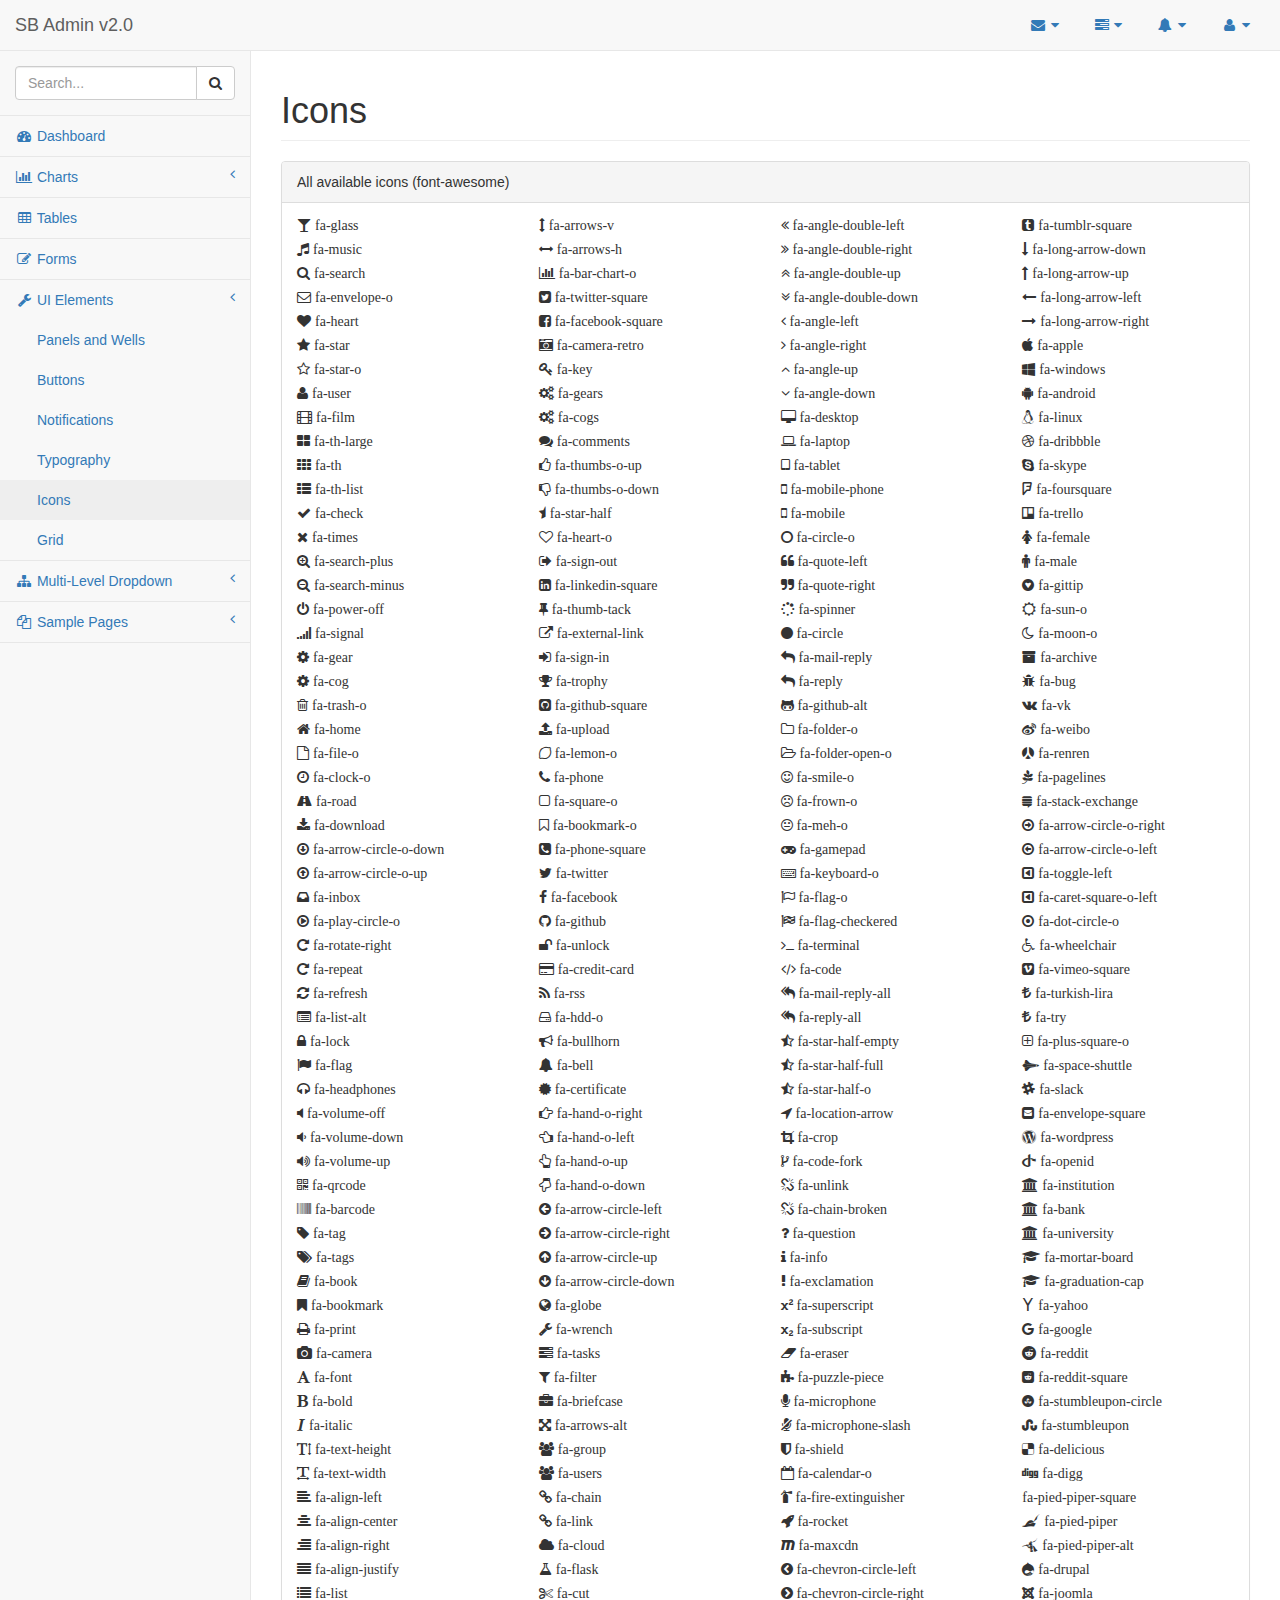
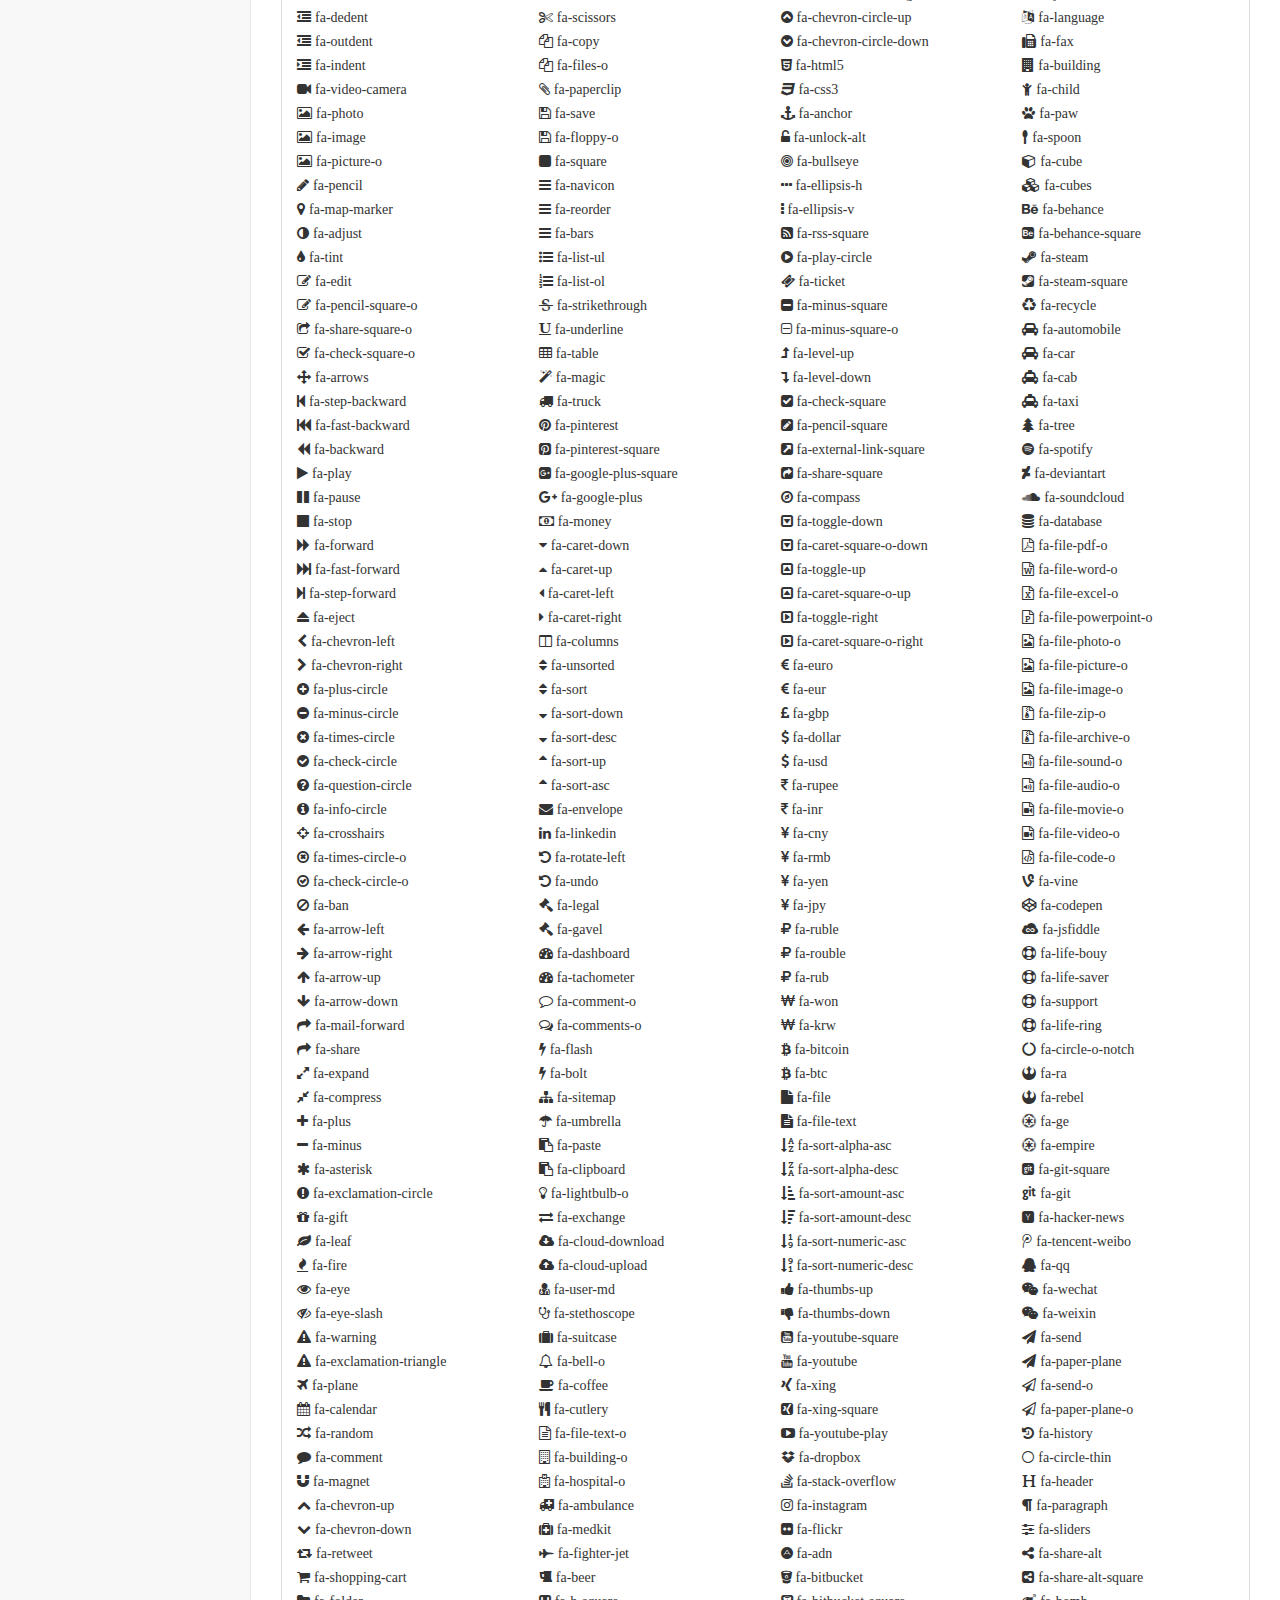
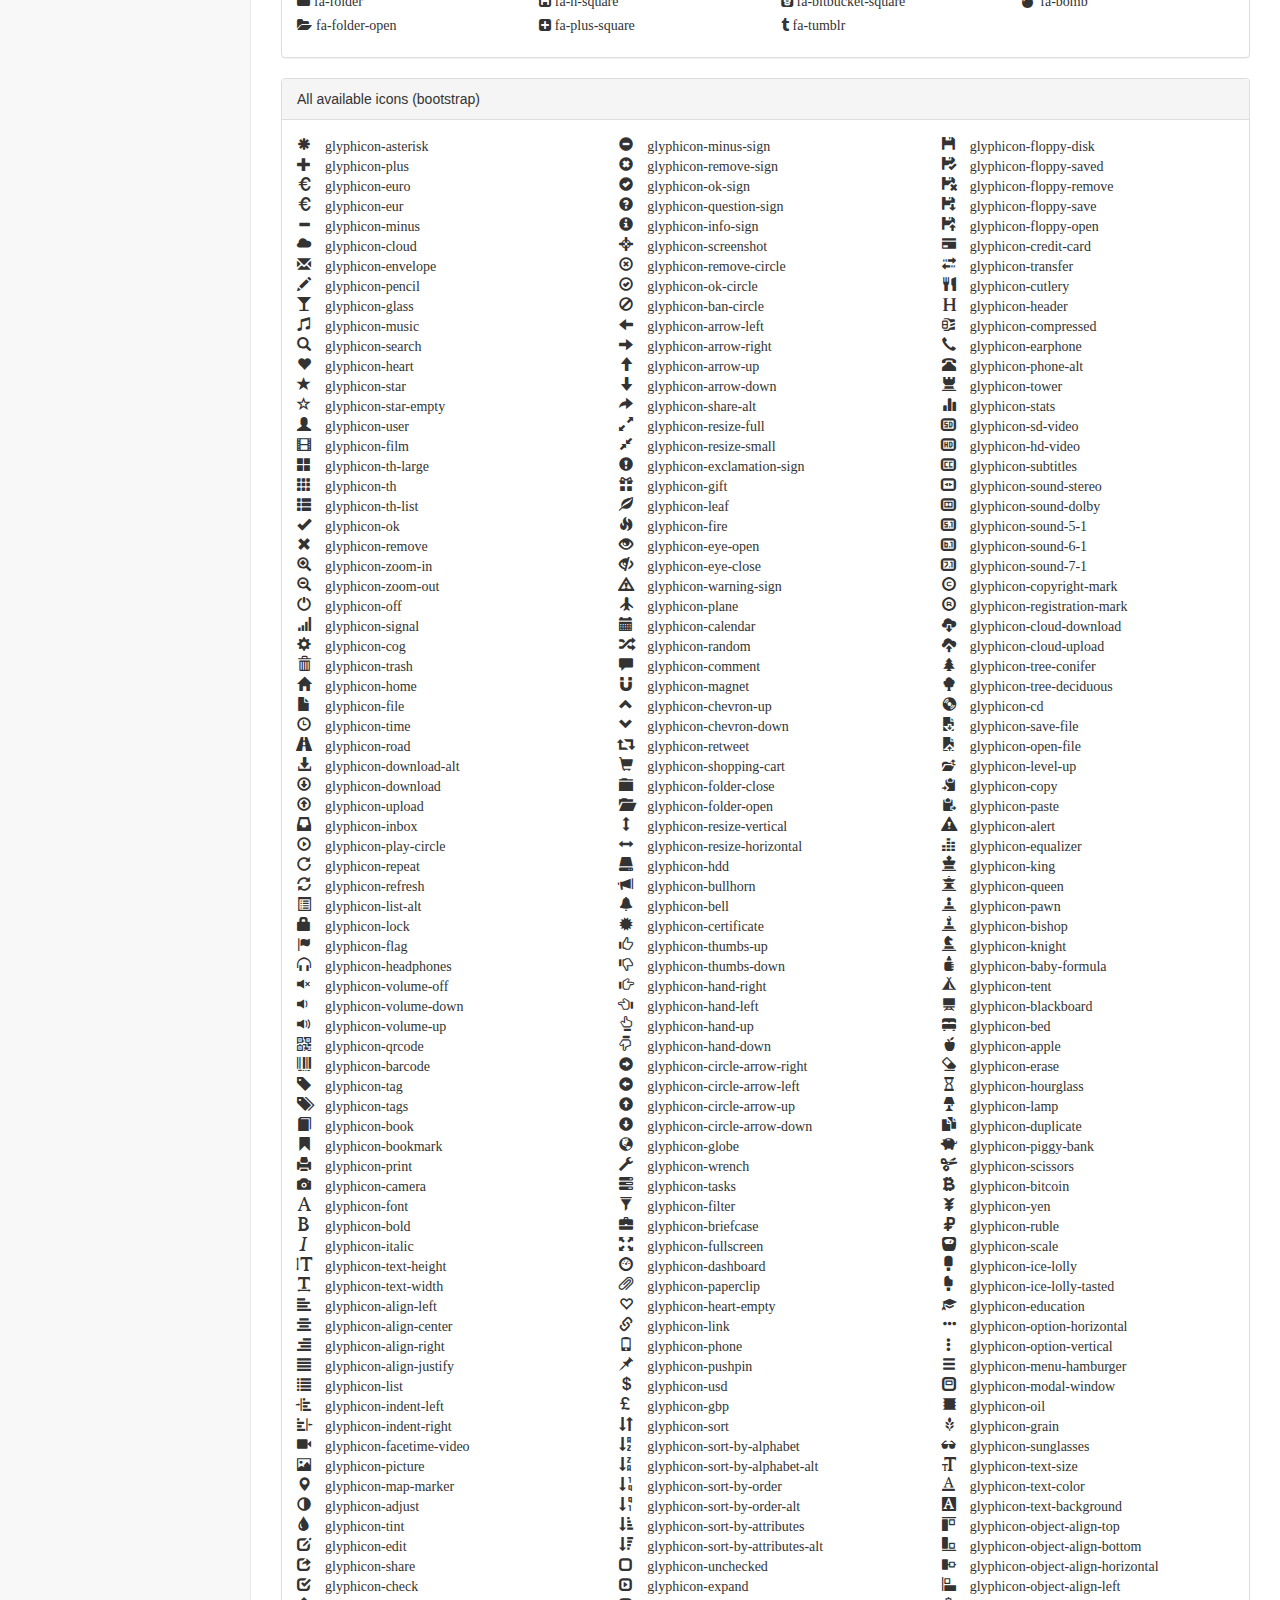
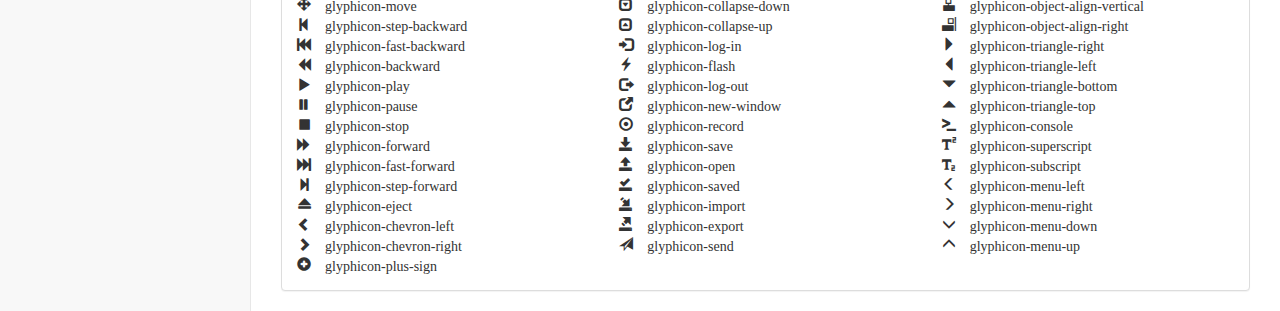
<file: pages/icons.html>
<!DOCTYPE html>
<html lang="en">

<head>

    <meta charset="utf-8">
    <meta http-equiv="X-UA-Compatible" content="IE=edge">
    <meta name="viewport" content="width=device-width, initial-scale=1">
    <meta name="description" content="">
    <meta name="author" content="">

    <title>SB Admin 2 - Bootstrap Admin Theme</title>

    <!-- Bootstrap Core CSS -->
    <link href="../vendor/bootstrap/css/bootstrap.min.css" rel="stylesheet">

    <!-- MetisMenu CSS -->
    <link href="../vendor/metisMenu/metisMenu.min.css" rel="stylesheet">

    <!-- Custom CSS -->
    <link href="../dist/css/sb-admin-2.css" rel="stylesheet">

    <!-- Custom Fonts -->
    <link href="../vendor/font-awesome/css/font-awesome.min.css" rel="stylesheet" type="text/css">

    <!-- HTML5 Shim and Respond.js IE8 support of HTML5 elements and media queries -->
    <!-- WARNING: Respond.js doesn't work if you view the page via file:// -->
    <!--[if lt IE 9]>
        <script src="https://oss.maxcdn.com/libs/html5shiv/3.7.0/html5shiv.js"></script>
        <script src="https://oss.maxcdn.com/libs/respond.js/1.4.2/respond.min.js"></script>
    <![endif]-->

</head>

<body>

    <div id="wrapper">

        <!-- Navigation -->
        <nav class="navbar navbar-default navbar-static-top" role="navigation" style="margin-bottom: 0">
            <div class="navbar-header">
                <button type="button" class="navbar-toggle" data-toggle="collapse" data-target=".navbar-collapse">
                    <span class="sr-only">Toggle navigation</span>
                    <span class="icon-bar"></span>
                    <span class="icon-bar"></span>
                    <span class="icon-bar"></span>
                </button>
                <a class="navbar-brand" href="index.html">SB Admin v2.0</a>
            </div>
            <!-- /.navbar-header -->

            <ul class="nav navbar-top-links navbar-right">
                <li class="dropdown">
                    <a class="dropdown-toggle" data-toggle="dropdown" href="#">
                        <i class="fa fa-envelope fa-fw"></i> <i class="fa fa-caret-down"></i>
                    </a>
                    <ul class="dropdown-menu dropdown-messages">
                        <li>
                            <a href="#">
                                <div>
                                    <strong>John Smith</strong>
                                    <span class="pull-right text-muted">
                                            <em>Yesterday</em>
                                        </span>
                                </div>
                                <div>Lorem ipsum dolor sit amet, consectetur adipiscing elit. Pellentesque eleifend...</div>
                            </a>
                        </li>
                        <li class="divider"></li>
                        <li>
                            <a href="#">
                                <div>
                                    <strong>John Smith</strong>
                                    <span class="pull-right text-muted">
                                            <em>Yesterday</em>
                                        </span>
                                </div>
                                <div>Lorem ipsum dolor sit amet, consectetur adipiscing elit. Pellentesque eleifend...</div>
                            </a>
                        </li>
                        <li class="divider"></li>
                        <li>
                            <a href="#">
                                <div>
                                    <strong>John Smith</strong>
                                    <span class="pull-right text-muted">
                                            <em>Yesterday</em>
                                        </span>
                                </div>
                                <div>Lorem ipsum dolor sit amet, consectetur adipiscing elit. Pellentesque eleifend...</div>
                            </a>
                        </li>
                        <li class="divider"></li>
                        <li>
                            <a class="text-center" href="#">
                                <strong>Read All Messages</strong>
                                <i class="fa fa-angle-right"></i>
                            </a>
                        </li>
                    </ul>
                    <!-- /.dropdown-messages -->
                </li>
                <!-- /.dropdown -->
                <li class="dropdown">
                    <a class="dropdown-toggle" data-toggle="dropdown" href="#">
                        <i class="fa fa-tasks fa-fw"></i> <i class="fa fa-caret-down"></i>
                    </a>
                    <ul class="dropdown-menu dropdown-tasks">
                        <li>
                            <a href="#">
                                <div>
                                    <p>
                                        <strong>Task 1</strong>
                                        <span class="pull-right text-muted">40% Complete</span>
                                    </p>
                                    <div class="progress progress-striped active">
                                        <div class="progress-bar progress-bar-success" role="progressbar" aria-valuenow="40" aria-valuemin="0" aria-valuemax="100" style="width: 40%">
                                            <span class="sr-only">40% Complete (success)</span>
                                        </div>
                                    </div>
                                </div>
                            </a>
                        </li>
                        <li class="divider"></li>
                        <li>
                            <a href="#">
                                <div>
                                    <p>
                                        <strong>Task 2</strong>
                                        <span class="pull-right text-muted">20% Complete</span>
                                    </p>
                                    <div class="progress progress-striped active">
                                        <div class="progress-bar progress-bar-info" role="progressbar" aria-valuenow="20" aria-valuemin="0" aria-valuemax="100" style="width: 20%">
                                            <span class="sr-only">20% Complete</span>
                                        </div>
                                    </div>
                                </div>
                            </a>
                        </li>
                        <li class="divider"></li>
                        <li>
                            <a href="#">
                                <div>
                                    <p>
                                        <strong>Task 3</strong>
                                        <span class="pull-right text-muted">60% Complete</span>
                                    </p>
                                    <div class="progress progress-striped active">
                                        <div class="progress-bar progress-bar-warning" role="progressbar" aria-valuenow="60" aria-valuemin="0" aria-valuemax="100" style="width: 60%">
                                            <span class="sr-only">60% Complete (warning)</span>
                                        </div>
                                    </div>
                                </div>
                            </a>
                        </li>
                        <li class="divider"></li>
                        <li>
                            <a href="#">
                                <div>
                                    <p>
                                        <strong>Task 4</strong>
                                        <span class="pull-right text-muted">80% Complete</span>
                                    </p>
                                    <div class="progress progress-striped active">
                                        <div class="progress-bar progress-bar-danger" role="progressbar" aria-valuenow="80" aria-valuemin="0" aria-valuemax="100" style="width: 80%">
                                            <span class="sr-only">80% Complete (danger)</span>
                                        </div>
                                    </div>
                                </div>
                            </a>
                        </li>
                        <li class="divider"></li>
                        <li>
                            <a class="text-center" href="#">
                                <strong>See All Tasks</strong>
                                <i class="fa fa-angle-right"></i>
                            </a>
                        </li>
                    </ul>
                    <!-- /.dropdown-tasks -->
                </li>
                <!-- /.dropdown -->
                <li class="dropdown">
                    <a class="dropdown-toggle" data-toggle="dropdown" href="#">
                        <i class="fa fa-bell fa-fw"></i> <i class="fa fa-caret-down"></i>
                    </a>
                    <ul class="dropdown-menu dropdown-alerts">
                        <li>
                            <a href="#">
                                <div>
                                    <i class="fa fa-comment fa-fw"></i> New Comment
                                    <span class="pull-right text-muted small">4 minutes ago</span>
                                </div>
                            </a>
                        </li>
                        <li class="divider"></li>
                        <li>
                            <a href="#">
                                <div>
                                    <i class="fa fa-twitter fa-fw"></i> 3 New Followers
                                    <span class="pull-right text-muted small">12 minutes ago</span>
                                </div>
                            </a>
                        </li>
                        <li class="divider"></li>
                        <li>
                            <a href="#">
                                <div>
                                    <i class="fa fa-envelope fa-fw"></i> Message Sent
                                    <span class="pull-right text-muted small">4 minutes ago</span>
                                </div>
                            </a>
                        </li>
                        <li class="divider"></li>
                        <li>
                            <a href="#">
                                <div>
                                    <i class="fa fa-tasks fa-fw"></i> New Task
                                    <span class="pull-right text-muted small">4 minutes ago</span>
                                </div>
                            </a>
                        </li>
                        <li class="divider"></li>
                        <li>
                            <a href="#">
                                <div>
                                    <i class="fa fa-upload fa-fw"></i> Server Rebooted
                                    <span class="pull-right text-muted small">4 minutes ago</span>
                                </div>
                            </a>
                        </li>
                        <li class="divider"></li>
                        <li>
                            <a class="text-center" href="#">
                                <strong>See All Alerts</strong>
                                <i class="fa fa-angle-right"></i>
                            </a>
                        </li>
                    </ul>
                    <!-- /.dropdown-alerts -->
                </li>
                <!-- /.dropdown -->
                <li class="dropdown">
                    <a class="dropdown-toggle" data-toggle="dropdown" href="#">
                        <i class="fa fa-user fa-fw"></i> <i class="fa fa-caret-down"></i>
                    </a>
                    <ul class="dropdown-menu dropdown-user">
                        <li><a href="#"><i class="fa fa-user fa-fw"></i> User Profile</a>
                        </li>
                        <li><a href="#"><i class="fa fa-gear fa-fw"></i> Settings</a>
                        </li>
                        <li class="divider"></li>
                        <li><a href="login.html"><i class="fa fa-sign-out fa-fw"></i> Logout</a>
                        </li>
                    </ul>
                    <!-- /.dropdown-user -->
                </li>
                <!-- /.dropdown -->
            </ul>
            <!-- /.navbar-top-links -->

            <div class="navbar-default sidebar" role="navigation">
                <div class="sidebar-nav navbar-collapse">
                    <ul class="nav" id="side-menu">
                        <li class="sidebar-search">
                            <div class="input-group custom-search-form">
                                <input type="text" class="form-control" placeholder="Search...">
                                <span class="input-group-btn">
                                    <button class="btn btn-default" type="button">
                                        <i class="fa fa-search"></i>
                                    </button>
                                </span>
                            </div>
                            <!-- /input-group -->
                        </li>
                        <li>
                            <a href="index.html"><i class="fa fa-dashboard fa-fw"></i> Dashboard</a>
                        </li>
                        <li>
                            <a href="#"><i class="fa fa-bar-chart-o fa-fw"></i> Charts<span class="fa arrow"></span></a>
                            <ul class="nav nav-second-level">
                                <li>
                                    <a href="flot.html">Flot Charts</a>
                                </li>
                                <li>
                                    <a href="morris.html">Morris.js Charts</a>
                                </li>
                            </ul>
                            <!-- /.nav-second-level -->
                        </li>
                        <li>
                            <a href="tables.html"><i class="fa fa-table fa-fw"></i> Tables</a>
                        </li>
                        <li>
                            <a href="forms.html"><i class="fa fa-edit fa-fw"></i> Forms</a>
                        </li>
                        <li>
                            <a href="#"><i class="fa fa-wrench fa-fw"></i> UI Elements<span class="fa arrow"></span></a>
                            <ul class="nav nav-second-level">
                                <li>
                                    <a href="panels-wells.html">Panels and Wells</a>
                                </li>
                                <li>
                                    <a href="buttons.html">Buttons</a>
                                </li>
                                <li>
                                    <a href="notifications.html">Notifications</a>
                                </li>
                                <li>
                                    <a href="typography.html">Typography</a>
                                </li>
                                <li>
                                    <a href="icons.html"> Icons</a>
                                </li>
                                <li>
                                    <a href="grid.html">Grid</a>
                                </li>
                            </ul>
                            <!-- /.nav-second-level -->
                        </li>
                        <li>
                            <a href="#"><i class="fa fa-sitemap fa-fw"></i> Multi-Level Dropdown<span class="fa arrow"></span></a>
                            <ul class="nav nav-second-level">
                                <li>
                                    <a href="#">Second Level Item</a>
                                </li>
                                <li>
                                    <a href="#">Second Level Item</a>
                                </li>
                                <li>
                                    <a href="#">Third Level <span class="fa arrow"></span></a>
                                    <ul class="nav nav-third-level">
                                        <li>
                                            <a href="#">Third Level Item</a>
                                        </li>
                                        <li>
                                            <a href="#">Third Level Item</a>
                                        </li>
                                        <li>
                                            <a href="#">Third Level Item</a>
                                        </li>
                                        <li>
                                            <a href="#">Third Level Item</a>
                                        </li>
                                    </ul>
                                    <!-- /.nav-third-level -->
                                </li>
                            </ul>
                            <!-- /.nav-second-level -->
                        </li>
                        <li>
                            <a href="#"><i class="fa fa-files-o fa-fw"></i> Sample Pages<span class="fa arrow"></span></a>
                            <ul class="nav nav-second-level">
                                <li>
                                    <a href="blank.html">Blank Page</a>
                                </li>
                                <li>
                                    <a href="login.html">Login Page</a>
                                </li>
                            </ul>
                            <!-- /.nav-second-level -->
                        </li>
                    </ul>
                </div>
                <!-- /.sidebar-collapse -->
            </div>
            <!-- /.navbar-static-side -->
        </nav>

        <div id="page-wrapper">
            <div class="row">
                <div class="col-lg-12">
                    <h1 class="page-header">Icons</h1>
                </div>
                <!-- /.col-lg-12 -->
            </div>
            <!-- /.row -->
            <div class="row">
                <div class="col-lg-12">
                    <div class="panel panel-default">
                        <div class="panel-heading">
                            All available icons (font-awesome)
                        </div>
                        <div class="panel-body">
                            <div class="row">
                                <div class="fa col-lg-3">
                                    <p class="fa fa-glass"> fa-glass </p>
                                    <br/>
                                    <p class="fa fa-music"> fa-music </p>
                                    <br/>
                                    <p class="fa fa-search"> fa-search </p>
                                    <br/>
                                    <p class="fa fa-envelope-o"> fa-envelope-o </p>
                                    <br/>
                                    <p class="fa fa-heart"> fa-heart </p>
                                    <br/>
                                    <p class="fa fa-star"> fa-star </p>
                                    <br/>
                                    <p class="fa fa-star-o"> fa-star-o </p>
                                    <br/>
                                    <p class="fa fa-user"> fa-user </p>
                                    <br/>
                                    <p class="fa fa-film"> fa-film </p>
                                    <br/>
                                    <p class="fa fa-th-large"> fa-th-large </p>
                                    <br/>
                                    <p class="fa fa-th"> fa-th </p>
                                    <br/>
                                    <p class="fa fa-th-list"> fa-th-list </p>
                                    <br/>
                                    <p class="fa fa-check"> fa-check </p>
                                    <br/>
                                    <p class="fa fa-times"> fa-times </p>
                                    <br/>
                                    <p class="fa fa-search-plus"> fa-search-plus </p>
                                    <br/>
                                    <p class="fa fa-search-minus"> fa-search-minus </p>
                                    <br/>
                                    <p class="fa fa-power-off"> fa-power-off </p>
                                    <br/>
                                    <p class="fa fa-signal"> fa-signal </p>
                                    <br/>
                                    <p class="fa fa-gear"> fa-gear </p>
                                    <br/>
                                    <p class="fa fa-cog"> fa-cog </p>
                                    <br/>
                                    <p class="fa fa-trash-o"> fa-trash-o </p>
                                    <br/>
                                    <p class="fa fa-home"> fa-home </p>
                                    <br/>
                                    <p class="fa fa-file-o"> fa-file-o </p>
                                    <br/>
                                    <p class="fa fa-clock-o"> fa-clock-o </p>
                                    <br/>
                                    <p class="fa fa-road"> fa-road </p>
                                    <br/>
                                    <p class="fa fa-download"> fa-download </p>
                                    <br/>
                                    <p class="fa fa-arrow-circle-o-down"> fa-arrow-circle-o-down </p>
                                    <br/>
                                    <p class="fa fa-arrow-circle-o-up"> fa-arrow-circle-o-up </p>
                                    <br/>
                                    <p class="fa fa-inbox"> fa-inbox </p>
                                    <br/>
                                    <p class="fa fa-play-circle-o"> fa-play-circle-o </p>
                                    <br/>
                                    <p class="fa fa-rotate-right"> fa-rotate-right </p>
                                    <br/>
                                    <p class="fa fa-repeat"> fa-repeat </p>
                                    <br/>
                                    <p class="fa fa-refresh"> fa-refresh </p>
                                    <br/>
                                    <p class="fa fa-list-alt"> fa-list-alt </p>
                                    <br/>
                                    <p class="fa fa-lock"> fa-lock </p>
                                    <br/>
                                    <p class="fa fa-flag"> fa-flag </p>
                                    <br/>
                                    <p class="fa fa-headphones"> fa-headphones </p>
                                    <br/>
                                    <p class="fa fa-volume-off"> fa-volume-off </p>
                                    <br/>
                                    <p class="fa fa-volume-down"> fa-volume-down </p>
                                    <br/>
                                    <p class="fa fa-volume-up"> fa-volume-up </p>
                                    <br/>
                                    <p class="fa fa-qrcode"> fa-qrcode </p>
                                    <br/>
                                    <p class="fa fa-barcode"> fa-barcode </p>
                                    <br/>
                                    <p class="fa fa-tag"> fa-tag </p>
                                    <br/>
                                    <p class="fa fa-tags"> fa-tags </p>
                                    <br/>
                                    <p class="fa fa-book"> fa-book </p>
                                    <br/>
                                    <p class="fa fa-bookmark"> fa-bookmark </p>
                                    <br/>
                                    <p class="fa fa-print"> fa-print </p>
                                    <br/>
                                    <p class="fa fa-camera"> fa-camera </p>
                                    <br/>
                                    <p class="fa fa-font"> fa-font </p>
                                    <br/>
                                    <p class="fa fa-bold"> fa-bold </p>
                                    <br/>
                                    <p class="fa fa-italic"> fa-italic </p>
                                    <br/>
                                    <p class="fa fa-text-height"> fa-text-height </p>
                                    <br/>
                                    <p class="fa fa-text-width"> fa-text-width </p>
                                    <br/>
                                    <p class="fa fa-align-left"> fa-align-left </p>
                                    <br/>
                                    <p class="fa fa-align-center"> fa-align-center </p>
                                    <br/>
                                    <p class="fa fa-align-right"> fa-align-right </p>
                                    <br/>
                                    <p class="fa fa-align-justify"> fa-align-justify </p>
                                    <br/>
                                    <p class="fa fa-list"> fa-list </p>
                                    <br/>
                                    <p class="fa fa-dedent"> fa-dedent </p>
                                    <br/>
                                    <p class="fa fa-outdent"> fa-outdent </p>
                                    <br/>
                                    <p class="fa fa-indent"> fa-indent </p>
                                    <br/>
                                    <p class="fa fa-video-camera"> fa-video-camera </p>
                                    <br/>
                                    <p class="fa fa-photo"> fa-photo </p>
                                    <br/>
                                    <p class="fa fa-image"> fa-image </p>
                                    <br/>
                                    <p class="fa fa-picture-o"> fa-picture-o </p>
                                    <br/>
                                    <p class="fa fa-pencil"> fa-pencil </p>
                                    <br/>
                                    <p class="fa fa-map-marker"> fa-map-marker </p>
                                    <br/>
                                    <p class="fa fa-adjust"> fa-adjust </p>
                                    <br/>
                                    <p class="fa fa-tint"> fa-tint </p>
                                    <br/>
                                    <p class="fa fa-edit"> fa-edit </p>
                                    <br/>
                                    <p class="fa fa-pencil-square-o"> fa-pencil-square-o </p>
                                    <br/>
                                    <p class="fa fa-share-square-o"> fa-share-square-o </p>
                                    <br/>
                                    <p class="fa fa-check-square-o"> fa-check-square-o </p>
                                    <br/>
                                    <p class="fa fa-arrows"> fa-arrows </p>
                                    <br/>
                                    <p class="fa fa-step-backward"> fa-step-backward </p>
                                    <br/>
                                    <p class="fa fa-fast-backward"> fa-fast-backward </p>
                                    <br/>
                                    <p class="fa fa-backward"> fa-backward </p>
                                    <br/>
                                    <p class="fa fa-play"> fa-play </p>
                                    <br/>
                                    <p class="fa fa-pause"> fa-pause </p>
                                    <br/>
                                    <p class="fa fa-stop"> fa-stop </p>
                                    <br/>
                                    <p class="fa fa-forward"> fa-forward </p>
                                    <br/>
                                    <p class="fa fa-fast-forward"> fa-fast-forward </p>
                                    <br/>
                                    <p class="fa fa-step-forward"> fa-step-forward </p>
                                    <br/>
                                    <p class="fa fa-eject"> fa-eject </p>
                                    <br/>
                                    <p class="fa fa-chevron-left"> fa-chevron-left </p>
                                    <br/>
                                    <p class="fa fa-chevron-right"> fa-chevron-right </p>
                                    <br/>
                                    <p class="fa fa-plus-circle"> fa-plus-circle </p>
                                    <br/>
                                    <p class="fa fa-minus-circle"> fa-minus-circle </p>
                                    <br/>
                                    <p class="fa fa-times-circle"> fa-times-circle </p>
                                    <br/>
                                    <p class="fa fa-check-circle"> fa-check-circle </p>
                                    <br/>
                                    <p class="fa fa-question-circle"> fa-question-circle </p>
                                    <br/>
                                    <p class="fa fa-info-circle"> fa-info-circle </p>
                                    <br/>
                                    <p class="fa fa-crosshairs"> fa-crosshairs </p>
                                    <br/>
                                    <p class="fa fa-times-circle-o"> fa-times-circle-o </p>
                                    <br/>
                                    <p class="fa fa-check-circle-o"> fa-check-circle-o </p>
                                    <br/>
                                    <p class="fa fa-ban"> fa-ban </p>
                                    <br/>
                                    <p class="fa fa-arrow-left"> fa-arrow-left </p>
                                    <br/>
                                    <p class="fa fa-arrow-right"> fa-arrow-right </p>
                                    <br/>
                                    <p class="fa fa-arrow-up"> fa-arrow-up </p>
                                    <br/>
                                    <p class="fa fa-arrow-down"> fa-arrow-down </p>
                                    <br/>
                                    <p class="fa fa-mail-forward"> fa-mail-forward </p>
                                    <br/>
                                    <p class="fa fa-share"> fa-share </p>
                                    <br/>
                                    <p class="fa fa-expand"> fa-expand </p>
                                    <br/>
                                    <p class="fa fa-compress"> fa-compress </p>
                                    <br/>
                                    <p class="fa fa-plus"> fa-plus </p>
                                    <br/>
                                    <p class="fa fa-minus"> fa-minus </p>
                                    <br/>
                                    <p class="fa fa-asterisk"> fa-asterisk </p>
                                    <br/>
                                    <p class="fa fa-exclamation-circle"> fa-exclamation-circle </p>
                                    <br/>
                                    <p class="fa fa-gift"> fa-gift </p>
                                    <br/>
                                    <p class="fa fa-leaf"> fa-leaf </p>
                                    <br/>
                                    <p class="fa fa-fire"> fa-fire </p>
                                    <br/>
                                    <p class="fa fa-eye"> fa-eye </p>
                                    <br/>
                                    <p class="fa fa-eye-slash"> fa-eye-slash </p>
                                    <br/>
                                    <p class="fa fa-warning"> fa-warning </p>
                                    <br/>
                                    <p class="fa fa-exclamation-triangle"> fa-exclamation-triangle </p>
                                    <br/>
                                    <p class="fa fa-plane"> fa-plane </p>
                                    <br/>
                                    <p class="fa fa-calendar"> fa-calendar </p>
                                    <br/>
                                    <p class="fa fa-random"> fa-random </p>
                                    <br/>
                                    <p class="fa fa-comment"> fa-comment </p>
                                    <br/>
                                    <p class="fa fa-magnet"> fa-magnet </p>
                                    <br/>
                                    <p class="fa fa-chevron-up"> fa-chevron-up </p>
                                    <br/>
                                    <p class="fa fa-chevron-down"> fa-chevron-down </p>
                                    <br/>
                                    <p class="fa fa-retweet"> fa-retweet </p>
                                    <br/>
                                    <p class="fa fa-shopping-cart"> fa-shopping-cart </p>
                                    <br/>
                                    <p class="fa fa-folder"> fa-folder </p>
                                    <br/>
                                    <p class="fa fa-folder-open"> fa-folder-open </p>
                                    <br/>
                                </div>
                                <!-- /.col-lg-6 (nested) -->
                                <div class="fa col-lg-3">
                                    <p class="fa fa-arrows-v"> fa-arrows-v </p>
                                    <br/>
                                    <p class="fa fa-arrows-h"> fa-arrows-h </p>
                                    <br/>
                                    <p class="fa fa-bar-chart-o"> fa-bar-chart-o </p>
                                    <br/>
                                    <p class="fa fa-twitter-square"> fa-twitter-square </p>
                                    <br/>
                                    <p class="fa fa-facebook-square"> fa-facebook-square </p>
                                    <br/>
                                    <p class="fa fa-camera-retro"> fa-camera-retro </p>
                                    <br/>
                                    <p class="fa fa-key"> fa-key </p>
                                    <br/>
                                    <p class="fa fa-gears"> fa-gears </p>
                                    <br/>
                                    <p class="fa fa-cogs"> fa-cogs </p>
                                    <br/>
                                    <p class="fa fa-comments"> fa-comments </p>
                                    <br/>
                                    <p class="fa fa-thumbs-o-up"> fa-thumbs-o-up </p>
                                    <br/>
                                    <p class="fa fa-thumbs-o-down"> fa-thumbs-o-down </p>
                                    <br/>
                                    <p class="fa fa-star-half"> fa-star-half </p>
                                    <br/>
                                    <p class="fa fa-heart-o"> fa-heart-o </p>
                                    <br/>
                                    <p class="fa fa-sign-out"> fa-sign-out </p>
                                    <br/>
                                    <p class="fa fa-linkedin-square"> fa-linkedin-square </p>
                                    <br/>
                                    <p class="fa fa-thumb-tack"> fa-thumb-tack </p>
                                    <br/>
                                    <p class="fa fa-external-link"> fa-external-link </p>
                                    <br/>
                                    <p class="fa fa-sign-in"> fa-sign-in </p>
                                    <br/>
                                    <p class="fa fa-trophy"> fa-trophy </p>
                                    <br/>
                                    <p class="fa fa-github-square"> fa-github-square </p>
                                    <br/>
                                    <p class="fa fa-upload"> fa-upload </p>
                                    <br/>
                                    <p class="fa fa-lemon-o"> fa-lemon-o </p>
                                    <br/>
                                    <p class="fa fa-phone"> fa-phone </p>
                                    <br/>
                                    <p class="fa fa-square-o"> fa-square-o </p>
                                    <br/>
                                    <p class="fa fa-bookmark-o"> fa-bookmark-o </p>
                                    <br/>
                                    <p class="fa fa-phone-square"> fa-phone-square </p>
                                    <br/>
                                    <p class="fa fa-twitter"> fa-twitter </p>
                                    <br/>
                                    <p class="fa fa-facebook"> fa-facebook </p>
                                    <br/>
                                    <p class="fa fa-github"> fa-github </p>
                                    <br/>
                                    <p class="fa fa-unlock"> fa-unlock </p>
                                    <br/>
                                    <p class="fa fa-credit-card"> fa-credit-card </p>
                                    <br/>
                                    <p class="fa fa-rss"> fa-rss </p>
                                    <br/>
                                    <p class="fa fa-hdd-o"> fa-hdd-o </p>
                                    <br/>
                                    <p class="fa fa-bullhorn"> fa-bullhorn </p>
                                    <br/>
                                    <p class="fa fa-bell"> fa-bell </p>
                                    <br/>
                                    <p class="fa fa-certificate"> fa-certificate </p>
                                    <br/>
                                    <p class="fa fa-hand-o-right"> fa-hand-o-right </p>
                                    <br/>
                                    <p class="fa fa-hand-o-left"> fa-hand-o-left </p>
                                    <br/>
                                    <p class="fa fa-hand-o-up"> fa-hand-o-up </p>
                                    <br/>
                                    <p class="fa fa-hand-o-down"> fa-hand-o-down </p>
                                    <br/>
                                    <p class="fa fa-arrow-circle-left"> fa-arrow-circle-left </p>
                                    <br/>
                                    <p class="fa fa-arrow-circle-right"> fa-arrow-circle-right </p>
                                    <br/>
                                    <p class="fa fa-arrow-circle-up"> fa-arrow-circle-up </p>
                                    <br/>
                                    <p class="fa fa-arrow-circle-down"> fa-arrow-circle-down </p>
                                    <br/>
                                    <p class="fa fa-globe"> fa-globe </p>
                                    <br/>
                                    <p class="fa fa-wrench"> fa-wrench </p>
                                    <br/>
                                    <p class="fa fa-tasks"> fa-tasks </p>
                                    <br/>
                                    <p class="fa fa-filter"> fa-filter </p>
                                    <br/>
                                    <p class="fa fa-briefcase"> fa-briefcase </p>
                                    <br/>
                                    <p class="fa fa-arrows-alt"> fa-arrows-alt </p>
                                    <br/>
                                    <p class="fa fa-group"> fa-group </p>
                                    <br/>
                                    <p class="fa fa-users"> fa-users </p>
                                    <br/>
                                    <p class="fa fa-chain"> fa-chain </p>
                                    <br/>
                                    <p class="fa fa-link"> fa-link </p>
                                    <br/>
                                    <p class="fa fa-cloud"> fa-cloud </p>
                                    <br/>
                                    <p class="fa fa-flask"> fa-flask </p>
                                    <br/>
                                    <p class="fa fa-cut"> fa-cut </p>
                                    <br/>
                                    <p class="fa fa-scissors"> fa-scissors </p>
                                    <br/>
                                    <p class="fa fa-copy"> fa-copy </p>
                                    <br/>
                                    <p class="fa fa-files-o"> fa-files-o </p>
                                    <br/>
                                    <p class="fa fa-paperclip"> fa-paperclip </p>
                                    <br/>
                                    <p class="fa fa-save"> fa-save </p>
                                    <br/>
                                    <p class="fa fa-floppy-o"> fa-floppy-o </p>
                                    <br/>
                                    <p class="fa fa-square"> fa-square </p>
                                    <br/>
                                    <p class="fa fa-navicon"> fa-navicon </p>
                                    <br/>
                                    <p class="fa fa-reorder"> fa-reorder </p>
                                    <br/>
                                    <p class="fa fa-bars"> fa-bars </p>
                                    <br/>
                                    <p class="fa fa-list-ul"> fa-list-ul </p>
                                    <br/>
                                    <p class="fa fa-list-ol"> fa-list-ol </p>
                                    <br/>
                                    <p class="fa fa-strikethrough"> fa-strikethrough </p>
                                    <br/>
                                    <p class="fa fa-underline"> fa-underline </p>
                                    <br/>
                                    <p class="fa fa-table"> fa-table </p>
                                    <br/>
                                    <p class="fa fa-magic"> fa-magic </p>
                                    <br/>
                                    <p class="fa fa-truck"> fa-truck </p>
                                    <br/>
                                    <p class="fa fa-pinterest"> fa-pinterest </p>
                                    <br/>
                                    <p class="fa fa-pinterest-square"> fa-pinterest-square </p>
                                    <br/>
                                    <p class="fa fa-google-plus-square"> fa-google-plus-square </p>
                                    <br/>
                                    <p class="fa fa-google-plus"> fa-google-plus </p>
                                    <br/>
                                    <p class="fa fa-money"> fa-money </p>
                                    <br/>
                                    <p class="fa fa-caret-down"> fa-caret-down </p>
                                    <br/>
                                    <p class="fa fa-caret-up"> fa-caret-up </p>
                                    <br/>
                                    <p class="fa fa-caret-left"> fa-caret-left </p>
                                    <br/>
                                    <p class="fa fa-caret-right"> fa-caret-right </p>
                                    <br/>
                                    <p class="fa fa-columns"> fa-columns </p>
                                    <br/>
                                    <p class="fa fa-unsorted"> fa-unsorted </p>
                                    <br/>
                                    <p class="fa fa-sort"> fa-sort </p>
                                    <br/>
                                    <p class="fa fa-sort-down"> fa-sort-down </p>
                                    <br/>
                                    <p class="fa fa-sort-desc"> fa-sort-desc </p>
                                    <br/>
                                    <p class="fa fa-sort-up"> fa-sort-up </p>
                                    <br/>
                                    <p class="fa fa-sort-asc"> fa-sort-asc </p>
                                    <br/>
                                    <p class="fa fa-envelope"> fa-envelope </p>
                                    <br/>
                                    <p class="fa fa-linkedin"> fa-linkedin </p>
                                    <br/>
                                    <p class="fa fa-rotate-left"> fa-rotate-left </p>
                                    <br/>
                                    <p class="fa fa-undo"> fa-undo </p>
                                    <br/>
                                    <p class="fa fa-legal"> fa-legal </p>
                                    <br/>
                                    <p class="fa fa-gavel"> fa-gavel </p>
                                    <br/>
                                    <p class="fa fa-dashboard"> fa-dashboard </p>
                                    <br/>
                                    <p class="fa fa-tachometer"> fa-tachometer </p>
                                    <br/>
                                    <p class="fa fa-comment-o"> fa-comment-o </p>
                                    <br/>
                                    <p class="fa fa-comments-o"> fa-comments-o </p>
                                    <br/>
                                    <p class="fa fa-flash"> fa-flash </p>
                                    <br/>
                                    <p class="fa fa-bolt"> fa-bolt </p>
                                    <br/>
                                    <p class="fa fa-sitemap"> fa-sitemap </p>
                                    <br/>
                                    <p class="fa fa-umbrella"> fa-umbrella </p>
                                    <br/>
                                    <p class="fa fa-paste"> fa-paste </p>
                                    <br/>
                                    <p class="fa fa-clipboard"> fa-clipboard </p>
                                    <br/>
                                    <p class="fa fa-lightbulb-o"> fa-lightbulb-o </p>
                                    <br/>
                                    <p class="fa fa-exchange"> fa-exchange </p>
                                    <br/>
                                    <p class="fa fa-cloud-download"> fa-cloud-download </p>
                                    <br/>
                                    <p class="fa fa-cloud-upload"> fa-cloud-upload </p>
                                    <br/>
                                    <p class="fa fa-user-md"> fa-user-md </p>
                                    <br/>
                                    <p class="fa fa-stethoscope"> fa-stethoscope </p>
                                    <br/>
                                    <p class="fa fa-suitcase"> fa-suitcase </p>
                                    <br/>
                                    <p class="fa fa-bell-o"> fa-bell-o </p>
                                    <br/>
                                    <p class="fa fa-coffee"> fa-coffee </p>
                                    <br/>
                                    <p class="fa fa-cutlery"> fa-cutlery </p>
                                    <br/>
                                    <p class="fa fa-file-text-o"> fa-file-text-o </p>
                                    <br/>
                                    <p class="fa fa-building-o"> fa-building-o </p>
                                    <br/>
                                    <p class="fa fa-hospital-o"> fa-hospital-o </p>
                                    <br/>
                                    <p class="fa fa-ambulance"> fa-ambulance </p>
                                    <br/>
                                    <p class="fa fa-medkit"> fa-medkit </p>
                                    <br/>
                                    <p class="fa fa-fighter-jet"> fa-fighter-jet </p>
                                    <br/>
                                    <p class="fa fa-beer"> fa-beer </p>
                                    <br/>
                                    <p class="fa fa-h-square"> fa-h-square </p>
                                    <br/>
                                    <p class="fa fa-plus-square"> fa-plus-square </p>
                                    <br/>
                                </div>
                                <div class="fa col-lg-3">
                                    <p class="fa fa-angle-double-left"> fa-angle-double-left </p>
                                    <br/>
                                    <p class="fa fa-angle-double-right"> fa-angle-double-right </p>
                                    <br/>
                                    <p class="fa fa-angle-double-up"> fa-angle-double-up </p>
                                    <br/>
                                    <p class="fa fa-angle-double-down"> fa-angle-double-down </p>
                                    <br/>
                                    <p class="fa fa-angle-left"> fa-angle-left </p>
                                    <br/>
                                    <p class="fa fa-angle-right"> fa-angle-right </p>
                                    <br/>
                                    <p class="fa fa-angle-up"> fa-angle-up </p>
                                    <br/>
                                    <p class="fa fa-angle-down"> fa-angle-down </p>
                                    <br/>
                                    <p class="fa fa-desktop"> fa-desktop </p>
                                    <br/>
                                    <p class="fa fa-laptop"> fa-laptop </p>
                                    <br/>
                                    <p class="fa fa-tablet"> fa-tablet </p>
                                    <br/>
                                    <p class="fa fa-mobile-phone"> fa-mobile-phone </p>
                                    <br/>
                                    <p class="fa fa-mobile"> fa-mobile </p>
                                    <br/>
                                    <p class="fa fa-circle-o"> fa-circle-o </p>
                                    <br/>
                                    <p class="fa fa-quote-left"> fa-quote-left </p>
                                    <br/>
                                    <p class="fa fa-quote-right"> fa-quote-right </p>
                                    <br/>
                                    <p class="fa fa-spinner"> fa-spinner </p>
                                    <br/>
                                    <p class="fa fa-circle"> fa-circle </p>
                                    <br/>
                                    <p class="fa fa-mail-reply"> fa-mail-reply </p>
                                    <br/>
                                    <p class="fa fa-reply"> fa-reply </p>
                                    <br/>
                                    <p class="fa fa-github-alt"> fa-github-alt </p>
                                    <br/>
                                    <p class="fa fa-folder-o"> fa-folder-o </p>
                                    <br/>
                                    <p class="fa fa-folder-open-o"> fa-folder-open-o </p>
                                    <br/>
                                    <p class="fa fa-smile-o"> fa-smile-o </p>
                                    <br/>
                                    <p class="fa fa-frown-o"> fa-frown-o </p>
                                    <br/>
                                    <p class="fa fa-meh-o"> fa-meh-o </p>
                                    <br/>
                                    <p class="fa fa-gamepad"> fa-gamepad </p>
                                    <br/>
                                    <p class="fa fa-keyboard-o"> fa-keyboard-o </p>
                                    <br/>
                                    <p class="fa fa-flag-o"> fa-flag-o </p>
                                    <br/>
                                    <p class="fa fa-flag-checkered"> fa-flag-checkered </p>
                                    <br/>
                                    <p class="fa fa-terminal"> fa-terminal </p>
                                    <br/>
                                    <p class="fa fa-code"> fa-code </p>
                                    <br/>
                                    <p class="fa fa-mail-reply-all"> fa-mail-reply-all </p>
                                    <br/>
                                    <p class="fa fa-reply-all"> fa-reply-all </p>
                                    <br/>
                                    <p class="fa fa-star-half-empty"> fa-star-half-empty </p>
                                    <br/>
                                    <p class="fa fa-star-half-full"> fa-star-half-full </p>
                                    <br/>
                                    <p class="fa fa-star-half-o"> fa-star-half-o </p>
                                    <br/>
                                    <p class="fa fa-location-arrow"> fa-location-arrow </p>
                                    <br/>
                                    <p class="fa fa-crop"> fa-crop </p>
                                    <br/>
                                    <p class="fa fa-code-fork"> fa-code-fork </p>
                                    <br/>
                                    <p class="fa fa-unlink"> fa-unlink </p>
                                    <br/>
                                    <p class="fa fa-chain-broken"> fa-chain-broken </p>
                                    <br/>
                                    <p class="fa fa-question"> fa-question </p>
                                    <br/>
                                    <p class="fa fa-info"> fa-info </p>
                                    <br/>
                                    <p class="fa fa-exclamation"> fa-exclamation </p>
                                    <br/>
                                    <p class="fa fa-superscript"> fa-superscript </p>
                                    <br/>
                                    <p class="fa fa-subscript"> fa-subscript </p>
                                    <br/>
                                    <p class="fa fa-eraser"> fa-eraser </p>
                                    <br/>
                                    <p class="fa fa-puzzle-piece"> fa-puzzle-piece </p>
                                    <br/>
                                    <p class="fa fa-microphone"> fa-microphone </p>
                                    <br/>
                                    <p class="fa fa-microphone-slash"> fa-microphone-slash </p>
                                    <br/>
                                    <p class="fa fa-shield"> fa-shield </p>
                                    <br/>
                                    <p class="fa fa-calendar-o"> fa-calendar-o </p>
                                    <br/>
                                    <p class="fa fa-fire-extinguisher"> fa-fire-extinguisher </p>
                                    <br/>
                                    <p class="fa fa-rocket"> fa-rocket </p>
                                    <br/>
                                    <p class="fa fa-maxcdn"> fa-maxcdn </p>
                                    <br/>
                                    <p class="fa fa-chevron-circle-left"> fa-chevron-circle-left </p>
                                    <br/>
                                    <p class="fa fa-chevron-circle-right"> fa-chevron-circle-right </p>
                                    <br/>
                                    <p class="fa fa-chevron-circle-up"> fa-chevron-circle-up </p>
                                    <br/>
                                    <p class="fa fa-chevron-circle-down"> fa-chevron-circle-down </p>
                                    <br/>
                                    <p class="fa fa-html5"> fa-html5 </p>
                                    <br/>
                                    <p class="fa fa-css3"> fa-css3 </p>
                                    <br/>
                                    <p class="fa fa-anchor"> fa-anchor </p>
                                    <br/>
                                    <p class="fa fa-unlock-alt"> fa-unlock-alt </p>
                                    <br/>
                                    <p class="fa fa-bullseye"> fa-bullseye </p>
                                    <br/>
                                    <p class="fa fa-ellipsis-h"> fa-ellipsis-h </p>
                                    <br/>
                                    <p class="fa fa-ellipsis-v"> fa-ellipsis-v </p>
                                    <br/>
                                    <p class="fa fa-rss-square"> fa-rss-square </p>
                                    <br/>
                                    <p class="fa fa-play-circle"> fa-play-circle </p>
                                    <br/>
                                    <p class="fa fa-ticket"> fa-ticket </p>
                                    <br/>
                                    <p class="fa fa-minus-square"> fa-minus-square </p>
                                    <br/>
                                    <p class="fa fa-minus-square-o"> fa-minus-square-o </p>
                                    <br/>
                                    <p class="fa fa-level-up"> fa-level-up </p>
                                    <br/>
                                    <p class="fa fa-level-down"> fa-level-down </p>
                                    <br/>
                                    <p class="fa fa-check-square"> fa-check-square </p>
                                    <br/>
                                    <p class="fa fa-pencil-square"> fa-pencil-square </p>
                                    <br/>
                                    <p class="fa fa-external-link-square"> fa-external-link-square </p>
                                    <br/>
                                    <p class="fa fa-share-square"> fa-share-square </p>
                                    <br/>
                                    <p class="fa fa-compass"> fa-compass </p>
                                    <br/>
                                    <p class="fa fa-toggle-down"> fa-toggle-down </p>
                                    <br/>
                                    <p class="fa fa-caret-square-o-down"> fa-caret-square-o-down </p>
                                    <br/>
                                    <p class="fa fa-toggle-up"> fa-toggle-up </p>
                                    <br/>
                                    <p class="fa fa-caret-square-o-up"> fa-caret-square-o-up </p>
                                    <br/>
                                    <p class="fa fa-toggle-right"> fa-toggle-right </p>
                                    <br/>
                                    <p class="fa fa-caret-square-o-right"> fa-caret-square-o-right </p>
                                    <br/>
                                    <p class="fa fa-euro"> fa-euro </p>
                                    <br/>
                                    <p class="fa fa-eur"> fa-eur </p>
                                    <br/>
                                    <p class="fa fa-gbp"> fa-gbp </p>
                                    <br/>
                                    <p class="fa fa-dollar"> fa-dollar </p>
                                    <br/>
                                    <p class="fa fa-usd"> fa-usd </p>
                                    <br/>
                                    <p class="fa fa-rupee"> fa-rupee </p>
                                    <br/>
                                    <p class="fa fa-inr"> fa-inr </p>
                                    <br/>
                                    <p class="fa fa-cny"> fa-cny </p>
                                    <br/>
                                    <p class="fa fa-rmb"> fa-rmb </p>
                                    <br/>
                                    <p class="fa fa-yen"> fa-yen </p>
                                    <br/>
                                    <p class="fa fa-jpy"> fa-jpy </p>
                                    <br/>
                                    <p class="fa fa-ruble"> fa-ruble </p>
                                    <br/>
                                    <p class="fa fa-rouble"> fa-rouble </p>
                                    <br/>
                                    <p class="fa fa-rub"> fa-rub </p>
                                    <br/>
                                    <p class="fa fa-won"> fa-won </p>
                                    <br/>
                                    <p class="fa fa-krw"> fa-krw </p>
                                    <br/>
                                    <p class="fa fa-bitcoin"> fa-bitcoin </p>
                                    <br/>
                                    <p class="fa fa-btc"> fa-btc </p>
                                    <br/>
                                    <p class="fa fa-file"> fa-file </p>
                                    <br/>
                                    <p class="fa fa-file-text"> fa-file-text </p>
                                    <br/>
                                    <p class="fa fa-sort-alpha-asc"> fa-sort-alpha-asc </p>
                                    <br/>
                                    <p class="fa fa-sort-alpha-desc"> fa-sort-alpha-desc </p>
                                    <br/>
                                    <p class="fa fa-sort-amount-asc"> fa-sort-amount-asc </p>
                                    <br/>
                                    <p class="fa fa-sort-amount-desc"> fa-sort-amount-desc </p>
                                    <br/>
                                    <p class="fa fa-sort-numeric-asc"> fa-sort-numeric-asc </p>
                                    <br/>
                                    <p class="fa fa-sort-numeric-desc"> fa-sort-numeric-desc </p>
                                    <br/>
                                    <p class="fa fa-thumbs-up"> fa-thumbs-up </p>
                                    <br/>
                                    <p class="fa fa-thumbs-down"> fa-thumbs-down </p>
                                    <br/>
                                    <p class="fa fa-youtube-square"> fa-youtube-square </p>
                                    <br/>
                                    <p class="fa fa-youtube"> fa-youtube </p>
                                    <br/>
                                    <p class="fa fa-xing"> fa-xing </p>
                                    <br/>
                                    <p class="fa fa-xing-square"> fa-xing-square </p>
                                    <br/>
                                    <p class="fa fa-youtube-play"> fa-youtube-play </p>
                                    <br/>
                                    <p class="fa fa-dropbox"> fa-dropbox </p>
                                    <br/>
                                    <p class="fa fa-stack-overflow"> fa-stack-overflow </p>
                                    <br/>
                                    <p class="fa fa-instagram"> fa-instagram </p>
                                    <br/>
                                    <p class="fa fa-flickr"> fa-flickr </p>
                                    <br/>
                                    <p class="fa fa-adn"> fa-adn </p>
                                    <br/>
                                    <p class="fa fa-bitbucket"> fa-bitbucket </p>
                                    <br/>
                                    <p class="fa fa-bitbucket-square"> fa-bitbucket-square </p>
                                    <br/>
                                    <p class="fa fa-tumblr"> fa-tumblr </p>
                                    <br/>
                                </div>
                                <div class="fa col-lg-3">
                                    <p class="fa fa-tumblr-square"> fa-tumblr-square </p>
                                    <br/>
                                    <p class="fa fa-long-arrow-down"> fa-long-arrow-down </p>
                                    <br/>
                                    <p class="fa fa-long-arrow-up"> fa-long-arrow-up </p>
                                    <br/>
                                    <p class="fa fa-long-arrow-left"> fa-long-arrow-left </p>
                                    <br/>
                                    <p class="fa fa-long-arrow-right"> fa-long-arrow-right </p>
                                    <br/>
                                    <p class="fa fa-apple"> fa-apple </p>
                                    <br/>
                                    <p class="fa fa-windows"> fa-windows </p>
                                    <br/>
                                    <p class="fa fa-android"> fa-android </p>
                                    <br/>
                                    <p class="fa fa-linux"> fa-linux </p>
                                    <br/>
                                    <p class="fa fa-dribbble"> fa-dribbble </p>
                                    <br/>
                                    <p class="fa fa-skype"> fa-skype </p>
                                    <br/>
                                    <p class="fa fa-foursquare"> fa-foursquare </p>
                                    <br/>
                                    <p class="fa fa-trello"> fa-trello </p>
                                    <br/>
                                    <p class="fa fa-female"> fa-female </p>
                                    <br/>
                                    <p class="fa fa-male"> fa-male </p>
                                    <br/>
                                    <p class="fa fa-gittip"> fa-gittip </p>
                                    <br/>
                                    <p class="fa fa-sun-o"> fa-sun-o </p>
                                    <br/>
                                    <p class="fa fa-moon-o"> fa-moon-o </p>
                                    <br/>
                                    <p class="fa fa-archive"> fa-archive </p>
                                    <br/>
                                    <p class="fa fa-bug"> fa-bug </p>
                                    <br/>
                                    <p class="fa fa-vk"> fa-vk </p>
                                    <br/>
                                    <p class="fa fa-weibo"> fa-weibo </p>
                                    <br/>
                                    <p class="fa fa-renren"> fa-renren </p>
                                    <br/>
                                    <p class="fa fa-pagelines"> fa-pagelines </p>
                                    <br/>
                                    <p class="fa fa-stack-exchange"> fa-stack-exchange </p>
                                    <br/>
                                    <p class="fa fa-arrow-circle-o-right"> fa-arrow-circle-o-right </p>
                                    <br/>
                                    <p class="fa fa-arrow-circle-o-left"> fa-arrow-circle-o-left </p>
                                    <br/>
                                    <p class="fa fa-toggle-left"> fa-toggle-left </p>
                                    <br/>
                                    <p class="fa fa-caret-square-o-left"> fa-caret-square-o-left </p>
                                    <br/>
                                    <p class="fa fa-dot-circle-o"> fa-dot-circle-o </p>
                                    <br/>
                                    <p class="fa fa-wheelchair"> fa-wheelchair </p>
                                    <br/>
                                    <p class="fa fa-vimeo-square"> fa-vimeo-square </p>
                                    <br/>
                                    <p class="fa fa-turkish-lira"> fa-turkish-lira </p>
                                    <br/>
                                    <p class="fa fa-try"> fa-try </p>
                                    <br/>
                                    <p class="fa fa-plus-square-o"> fa-plus-square-o </p>
                                    <br/>
                                    <p class="fa fa-space-shuttle"> fa-space-shuttle </p>
                                    <br/>
                                    <p class="fa fa-slack"> fa-slack </p>
                                    <br/>
                                    <p class="fa fa-envelope-square"> fa-envelope-square </p>
                                    <br/>
                                    <p class="fa fa-wordpress"> fa-wordpress </p>
                                    <br/>
                                    <p class="fa fa-openid"> fa-openid </p>
                                    <br/>
                                    <p class="fa fa-institution"> fa-institution </p>
                                    <br/>
                                    <p class="fa fa-bank"> fa-bank </p>
                                    <br/>
                                    <p class="fa fa-university"> fa-university </p>
                                    <br/>
                                    <p class="fa fa-mortar-board"> fa-mortar-board </p>
                                    <br/>
                                    <p class="fa fa-graduation-cap"> fa-graduation-cap </p>
                                    <br/>
                                    <p class="fa fa-yahoo"> fa-yahoo </p>
                                    <br/>
                                    <p class="fa fa-google"> fa-google </p>
                                    <br/>
                                    <p class="fa fa-reddit"> fa-reddit </p>
                                    <br/>
                                    <p class="fa fa-reddit-square"> fa-reddit-square </p>
                                    <br/>
                                    <p class="fa fa-stumbleupon-circle"> fa-stumbleupon-circle </p>
                                    <br/>
                                    <p class="fa fa-stumbleupon"> fa-stumbleupon </p>
                                    <br/>
                                    <p class="fa fa-delicious"> fa-delicious </p>
                                    <br/>
                                    <p class="fa fa-digg"> fa-digg </p>
                                    <br/>
                                    <p class="fa fa-pied-piper-square"> fa-pied-piper-square </p>
                                    <br/>
                                    <p class="fa fa-pied-piper"> fa-pied-piper </p>
                                    <br/>
                                    <p class="fa fa-pied-piper-alt"> fa-pied-piper-alt </p>
                                    <br/>
                                    <p class="fa fa-drupal"> fa-drupal </p>
                                    <br/>
                                    <p class="fa fa-joomla"> fa-joomla </p>
                                    <br/>
                                    <p class="fa fa-language"> fa-language </p>
                                    <br/>
                                    <p class="fa fa-fax"> fa-fax </p>
                                    <br/>
                                    <p class="fa fa-building"> fa-building </p>
                                    <br/>
                                    <p class="fa fa-child"> fa-child </p>
                                    <br/>
                                    <p class="fa fa-paw"> fa-paw </p>
                                    <br/>
                                    <p class="fa fa-spoon"> fa-spoon </p>
                                    <br/>
                                    <p class="fa fa-cube"> fa-cube </p>
                                    <br/>
                                    <p class="fa fa-cubes"> fa-cubes </p>
                                    <br/>
                                    <p class="fa fa-behance"> fa-behance </p>
                                    <br/>
                                    <p class="fa fa-behance-square"> fa-behance-square </p>
                                    <br/>
                                    <p class="fa fa-steam"> fa-steam </p>
                                    <br/>
                                    <p class="fa fa-steam-square"> fa-steam-square </p>
                                    <br/>
                                    <p class="fa fa-recycle"> fa-recycle </p>
                                    <br/>
                                    <p class="fa fa-automobile"> fa-automobile </p>
                                    <br/>
                                    <p class="fa fa-car"> fa-car </p>
                                    <br/>
                                    <p class="fa fa-cab"> fa-cab </p>
                                    <br/>
                                    <p class="fa fa-taxi"> fa-taxi </p>
                                    <br/>
                                    <p class="fa fa-tree"> fa-tree </p>
                                    <br/>
                                    <p class="fa fa-spotify"> fa-spotify </p>
                                    <br/>
                                    <p class="fa fa-deviantart"> fa-deviantart </p>
                                    <br/>
                                    <p class="fa fa-soundcloud"> fa-soundcloud </p>
                                    <br/>
                                    <p class="fa fa-database"> fa-database </p>
                                    <br/>
                                    <p class="fa fa-file-pdf-o"> fa-file-pdf-o </p>
                                    <br/>
                                    <p class="fa fa-file-word-o"> fa-file-word-o </p>
                                    <br/>
                                    <p class="fa fa-file-excel-o"> fa-file-excel-o </p>
                                    <br/>
                                    <p class="fa fa-file-powerpoint-o"> fa-file-powerpoint-o </p>
                                    <br/>
                                    <p class="fa fa-file-photo-o"> fa-file-photo-o </p>
                                    <br/>
                                    <p class="fa fa-file-picture-o"> fa-file-picture-o </p>
                                    <br/>
                                    <p class="fa fa-file-image-o"> fa-file-image-o </p>
                                    <br/>
                                    <p class="fa fa-file-zip-o"> fa-file-zip-o </p>
                                    <br/>
                                    <p class="fa fa-file-archive-o"> fa-file-archive-o </p>
                                    <br/>
                                    <p class="fa fa-file-sound-o"> fa-file-sound-o </p>
                                    <br/>
                                    <p class="fa fa-file-audio-o"> fa-file-audio-o </p>
                                    <br/>
                                    <p class="fa fa-file-movie-o"> fa-file-movie-o </p>
                                    <br/>
                                    <p class="fa fa-file-video-o"> fa-file-video-o </p>
                                    <br/>
                                    <p class="fa fa-file-code-o"> fa-file-code-o </p>
                                    <br/>
                                    <p class="fa fa-vine"> fa-vine </p>
                                    <br/>
                                    <p class="fa fa-codepen"> fa-codepen </p>
                                    <br/>
                                    <p class="fa fa-jsfiddle"> fa-jsfiddle </p>
                                    <br/>
                                    <p class="fa fa-life-bouy"> fa-life-bouy </p>
                                    <br/>
                                    <p class="fa fa-life-saver"> fa-life-saver </p>
                                    <br/>
                                    <p class="fa fa-support"> fa-support </p>
                                    <br/>
                                    <p class="fa fa-life-ring"> fa-life-ring </p>
                                    <br/>
                                    <p class="fa fa-circle-o-notch"> fa-circle-o-notch </p>
                                    <br/>
                                    <p class="fa fa-ra"> fa-ra </p>
                                    <br/>
                                    <p class="fa fa-rebel"> fa-rebel </p>
                                    <br/>
                                    <p class="fa fa-ge"> fa-ge </p>
                                    <br/>
                                    <p class="fa fa-empire"> fa-empire </p>
                                    <br/>
                                    <p class="fa fa-git-square"> fa-git-square </p>
                                    <br/>
                                    <p class="fa fa-git"> fa-git </p>
                                    <br/>
                                    <p class="fa fa-hacker-news"> fa-hacker-news </p>
                                    <br/>
                                    <p class="fa fa-tencent-weibo"> fa-tencent-weibo </p>
                                    <br/>
                                    <p class="fa fa-qq"> fa-qq </p>
                                    <br/>
                                    <p class="fa fa-wechat"> fa-wechat </p>
                                    <br/>
                                    <p class="fa fa-weixin"> fa-weixin </p>
                                    <br/>
                                    <p class="fa fa-send"> fa-send </p>
                                    <br/>
                                    <p class="fa fa-paper-plane"> fa-paper-plane </p>
                                    <br/>
                                    <p class="fa fa-send-o"> fa-send-o </p>
                                    <br/>
                                    <p class="fa fa-paper-plane-o"> fa-paper-plane-o </p>
                                    <br/>
                                    <p class="fa fa-history"> fa-history </p>
                                    <br/>
                                    <p class="fa fa-circle-thin"> fa-circle-thin </p>
                                    <br/>
                                    <p class="fa fa-header"> fa-header </p>
                                    <br/>
                                    <p class="fa fa-paragraph"> fa-paragraph </p>
                                    <br/>
                                    <p class="fa fa-sliders"> fa-sliders </p>
                                    <br/>
                                    <p class="fa fa-share-alt"> fa-share-alt </p>
                                    <br/>
                                    <p class="fa fa-share-alt-square"> fa-share-alt-square </p>
                                    <br/>
                                    <p class="fa fa-bomb"> fa-bomb </p>
                                    <br/>
                                </div>
                                <!-- /.col-lg-6 (nested) -->
                            </div>
                            <!-- /.row (nested) -->
                        </div>
                        <!-- /.panel-body -->
                    </div>
                    <!-- /.panel -->
                </div>
                <!-- /.col-lg-12 -->
            </div>
            <!-- /.row -->
            <div class="row">
                <div class="col-lg-12">
                    <div class="panel panel-default">
                        <div class="panel-heading">
                            All available icons (bootstrap)
                        </div>
                        <div class="panel-body">
                            <div class="row">
                                <div class="bs-glyphicons col-lg-4">
                                    <span class="glyphicon glyphicon-asterisk"> glyphicon-asterisk </span>
                                    <br/>
                                    <span class="glyphicon glyphicon-plus"> glyphicon-plus </span>
                                    <br/>
                                    <span class="glyphicon glyphicon-euro"> glyphicon-euro </span>
                                    <br/>
                                    <span class="glyphicon glyphicon-eur"> glyphicon-eur </span>
                                    <br/>
                                    <span class="glyphicon glyphicon-minus"> glyphicon-minus </span>
                                    <br/>
                                    <span class="glyphicon glyphicon-cloud"> glyphicon-cloud </span>
                                    <br/>
                                    <span class="glyphicon glyphicon-envelope"> glyphicon-envelope </span>
                                    <br/>
                                    <span class="glyphicon glyphicon-pencil"> glyphicon-pencil </span>
                                    <br/>
                                    <span class="glyphicon glyphicon-glass"> glyphicon-glass </span>
                                    <br/>
                                    <span class="glyphicon glyphicon-music"> glyphicon-music </span>
                                    <br/>
                                    <span class="glyphicon glyphicon-search"> glyphicon-search </span>
                                    <br/>
                                    <span class="glyphicon glyphicon-heart"> glyphicon-heart </span>
                                    <br/>
                                    <span class="glyphicon glyphicon-star"> glyphicon-star </span>
                                    <br/>
                                    <span class="glyphicon glyphicon-star-empty"> glyphicon-star-empty </span>
                                    <br/>
                                    <span class="glyphicon glyphicon-user"> glyphicon-user </span>
                                    <br/>
                                    <span class="glyphicon glyphicon-film"> glyphicon-film </span>
                                    <br/>
                                    <span class="glyphicon glyphicon-th-large"> glyphicon-th-large </span>
                                    <br/>
                                    <span class="glyphicon glyphicon-th"> glyphicon-th </span>
                                    <br/>
                                    <span class="glyphicon glyphicon-th-list"> glyphicon-th-list </span>
                                    <br/>
                                    <span class="glyphicon glyphicon-ok"> glyphicon-ok </span>
                                    <br/>
                                    <span class="glyphicon glyphicon-remove"> glyphicon-remove </span>
                                    <br/>
                                    <span class="glyphicon glyphicon-zoom-in"> glyphicon-zoom-in </span>
                                    <br/>
                                    <span class="glyphicon glyphicon-zoom-out"> glyphicon-zoom-out </span>
                                    <br/>
                                    <span class="glyphicon glyphicon-off"> glyphicon-off </span>
                                    <br/>
                                    <span class="glyphicon glyphicon-signal"> glyphicon-signal </span>
                                    <br/>
                                    <span class="glyphicon glyphicon-cog"> glyphicon-cog </span>
                                    <br/>
                                    <span class="glyphicon glyphicon-trash"> glyphicon-trash </span>
                                    <br/>
                                    <span class="glyphicon glyphicon-home"> glyphicon-home </span>
                                    <br/>
                                    <span class="glyphicon glyphicon-file"> glyphicon-file </span>
                                    <br/>
                                    <span class="glyphicon glyphicon-time"> glyphicon-time </span>
                                    <br/>
                                    <span class="glyphicon glyphicon-road"> glyphicon-road </span>
                                    <br/>
                                    <span class="glyphicon glyphicon-download-alt"> glyphicon-download-alt </span>
                                    <br/>
                                    <span class="glyphicon glyphicon-download"> glyphicon-download </span>
                                    <br/>
                                    <span class="glyphicon glyphicon-upload"> glyphicon-upload </span>
                                    <br/>
                                    <span class="glyphicon glyphicon-inbox"> glyphicon-inbox </span>
                                    <br/>
                                    <span class="glyphicon glyphicon-play-circle"> glyphicon-play-circle </span>
                                    <br/>
                                    <span class="glyphicon glyphicon-repeat"> glyphicon-repeat </span>
                                    <br/>
                                    <span class="glyphicon glyphicon-refresh"> glyphicon-refresh </span>
                                    <br/>
                                    <span class="glyphicon glyphicon-list-alt"> glyphicon-list-alt </span>
                                    <br/>
                                    <span class="glyphicon glyphicon-lock"> glyphicon-lock </span>
                                    <br/>
                                    <span class="glyphicon glyphicon-flag"> glyphicon-flag </span>
                                    <br/>
                                    <span class="glyphicon glyphicon-headphones"> glyphicon-headphones </span>
                                    <br/>
                                    <span class="glyphicon glyphicon-volume-off"> glyphicon-volume-off </span>
                                    <br/>
                                    <span class="glyphicon glyphicon-volume-down"> glyphicon-volume-down </span>
                                    <br/>
                                    <span class="glyphicon glyphicon-volume-up"> glyphicon-volume-up </span>
                                    <br/>
                                    <span class="glyphicon glyphicon-qrcode"> glyphicon-qrcode </span>
                                    <br/>
                                    <span class="glyphicon glyphicon-barcode"> glyphicon-barcode </span>
                                    <br/>
                                    <span class="glyphicon glyphicon-tag"> glyphicon-tag </span>
                                    <br/>
                                    <span class="glyphicon glyphicon-tags"> glyphicon-tags </span>
                                    <br/>
                                    <span class="glyphicon glyphicon-book"> glyphicon-book </span>
                                    <br/>
                                    <span class="glyphicon glyphicon-bookmark"> glyphicon-bookmark </span>
                                    <br/>
                                    <span class="glyphicon glyphicon-print"> glyphicon-print </span>
                                    <br/>
                                    <span class="glyphicon glyphicon-camera"> glyphicon-camera </span>
                                    <br/>
                                    <span class="glyphicon glyphicon-font"> glyphicon-font </span>
                                    <br/>
                                    <span class="glyphicon glyphicon-bold"> glyphicon-bold </span>
                                    <br/>
                                    <span class="glyphicon glyphicon-italic"> glyphicon-italic </span>
                                    <br/>
                                    <span class="glyphicon glyphicon-text-height"> glyphicon-text-height </span>
                                    <br/>
                                    <span class="glyphicon glyphicon-text-width"> glyphicon-text-width </span>
                                    <br/>
                                    <span class="glyphicon glyphicon-align-left"> glyphicon-align-left </span>
                                    <br/>
                                    <span class="glyphicon glyphicon-align-center"> glyphicon-align-center </span>
                                    <br/>
                                    <span class="glyphicon glyphicon-align-right"> glyphicon-align-right </span>
                                    <br/>
                                    <span class="glyphicon glyphicon-align-justify"> glyphicon-align-justify </span>
                                    <br/>
                                    <span class="glyphicon glyphicon-list"> glyphicon-list </span>
                                    <br/>
                                    <span class="glyphicon glyphicon-indent-left"> glyphicon-indent-left </span>
                                    <br/>
                                    <span class="glyphicon glyphicon-indent-right"> glyphicon-indent-right </span>
                                    <br/>
                                    <span class="glyphicon glyphicon-facetime-video"> glyphicon-facetime-video </span>
                                    <br/>
                                    <span class="glyphicon glyphicon-picture"> glyphicon-picture </span>
                                    <br/>
                                    <span class="glyphicon glyphicon-map-marker"> glyphicon-map-marker </span>
                                    <br/>
                                    <span class="glyphicon glyphicon-adjust"> glyphicon-adjust </span>
                                    <br/>
                                    <span class="glyphicon glyphicon-tint"> glyphicon-tint </span>
                                    <br/>
                                    <span class="glyphicon glyphicon-edit"> glyphicon-edit </span>
                                    <br/>
                                    <span class="glyphicon glyphicon-share"> glyphicon-share </span>
                                    <br/>
                                    <span class="glyphicon glyphicon-check"> glyphicon-check </span>
                                    <br/>
                                    <span class="glyphicon glyphicon-move"> glyphicon-move </span>
                                    <br/>
                                    <span class="glyphicon glyphicon-step-backward"> glyphicon-step-backward </span>
                                    <br/>
                                    <span class="glyphicon glyphicon-fast-backward"> glyphicon-fast-backward </span>
                                    <br/>
                                    <span class="glyphicon glyphicon-backward"> glyphicon-backward </span>
                                    <br/>
                                    <span class="glyphicon glyphicon-play"> glyphicon-play </span>
                                    <br/>
                                    <span class="glyphicon glyphicon-pause"> glyphicon-pause </span>
                                    <br/>
                                    <span class="glyphicon glyphicon-stop"> glyphicon-stop </span>
                                    <br/>
                                    <span class="glyphicon glyphicon-forward"> glyphicon-forward </span>
                                    <br/>
                                    <span class="glyphicon glyphicon-fast-forward"> glyphicon-fast-forward </span>
                                    <br/>
                                    <span class="glyphicon glyphicon-step-forward"> glyphicon-step-forward </span>
                                    <br/>
                                    <span class="glyphicon glyphicon-eject"> glyphicon-eject </span>
                                    <br/>
                                    <span class="glyphicon glyphicon-chevron-left"> glyphicon-chevron-left </span>
                                    <br/>
                                    <span class="glyphicon glyphicon-chevron-right"> glyphicon-chevron-right </span>
                                    <br/>
                                    <span class="glyphicon glyphicon-plus-sign"> glyphicon-plus-sign </span>
                                    <br/>
                                </div>
                                <div class="bs-glyphicons col-lg-4">
                                    <span class="glyphicon glyphicon-minus-sign"> glyphicon-minus-sign </span>
                                    <br/>
                                    <span class="glyphicon glyphicon-remove-sign"> glyphicon-remove-sign </span>
                                    <br/>
                                    <span class="glyphicon glyphicon-ok-sign"> glyphicon-ok-sign </span>
                                    <br/>
                                    <span class="glyphicon glyphicon-question-sign"> glyphicon-question-sign </span>
                                    <br/>
                                    <span class="glyphicon glyphicon-info-sign"> glyphicon-info-sign </span>
                                    <br/>
                                    <span class="glyphicon glyphicon-screenshot"> glyphicon-screenshot </span>
                                    <br/>
                                    <span class="glyphicon glyphicon-remove-circle"> glyphicon-remove-circle </span>
                                    <br/>
                                    <span class="glyphicon glyphicon-ok-circle"> glyphicon-ok-circle </span>
                                    <br/>
                                    <span class="glyphicon glyphicon-ban-circle"> glyphicon-ban-circle </span>
                                    <br/>
                                    <span class="glyphicon glyphicon-arrow-left"> glyphicon-arrow-left </span>
                                    <br/>
                                    <span class="glyphicon glyphicon-arrow-right"> glyphicon-arrow-right </span>
                                    <br/>
                                    <span class="glyphicon glyphicon-arrow-up"> glyphicon-arrow-up </span>
                                    <br/>
                                    <span class="glyphicon glyphicon-arrow-down"> glyphicon-arrow-down </span>
                                    <br/>
                                    <span class="glyphicon glyphicon-share-alt"> glyphicon-share-alt </span>
                                    <br/>
                                    <span class="glyphicon glyphicon-resize-full"> glyphicon-resize-full </span>
                                    <br/>
                                    <span class="glyphicon glyphicon-resize-small"> glyphicon-resize-small </span>
                                    <br/>
                                    <span class="glyphicon glyphicon-exclamation-sign"> glyphicon-exclamation-sign </span>
                                    <br/>
                                    <span class="glyphicon glyphicon-gift"> glyphicon-gift </span>
                                    <br/>
                                    <span class="glyphicon glyphicon-leaf"> glyphicon-leaf </span>
                                    <br/>
                                    <span class="glyphicon glyphicon-fire"> glyphicon-fire </span>
                                    <br/>
                                    <span class="glyphicon glyphicon-eye-open"> glyphicon-eye-open </span>
                                    <br/>
                                    <span class="glyphicon glyphicon-eye-close"> glyphicon-eye-close </span>
                                    <br/>
                                    <span class="glyphicon glyphicon-warning-sign"> glyphicon-warning-sign </span>
                                    <br/>
                                    <span class="glyphicon glyphicon-plane"> glyphicon-plane </span>
                                    <br/>
                                    <span class="glyphicon glyphicon-calendar"> glyphicon-calendar </span>
                                    <br/>
                                    <span class="glyphicon glyphicon-random"> glyphicon-random </span>
                                    <br/>
                                    <span class="glyphicon glyphicon-comment"> glyphicon-comment </span>
                                    <br/>
                                    <span class="glyphicon glyphicon-magnet"> glyphicon-magnet </span>
                                    <br/>
                                    <span class="glyphicon glyphicon-chevron-up"> glyphicon-chevron-up </span>
                                    <br/>
                                    <span class="glyphicon glyphicon-chevron-down"> glyphicon-chevron-down </span>
                                    <br/>
                                    <span class="glyphicon glyphicon-retweet"> glyphicon-retweet </span>
                                    <br/>
                                    <span class="glyphicon glyphicon-shopping-cart"> glyphicon-shopping-cart </span>
                                    <br/>
                                    <span class="glyphicon glyphicon-folder-close"> glyphicon-folder-close </span>
                                    <br/>
                                    <span class="glyphicon glyphicon-folder-open"> glyphicon-folder-open </span>
                                    <br/>
                                    <span class="glyphicon glyphicon-resize-vertical"> glyphicon-resize-vertical </span>
                                    <br/>
                                    <span class="glyphicon glyphicon-resize-horizontal"> glyphicon-resize-horizontal </span>
                                    <br/>
                                    <span class="glyphicon glyphicon-hdd"> glyphicon-hdd </span>
                                    <br/>
                                    <span class="glyphicon glyphicon-bullhorn"> glyphicon-bullhorn </span>
                                    <br/>
                                    <span class="glyphicon glyphicon-bell"> glyphicon-bell </span>
                                    <br/>
                                    <span class="glyphicon glyphicon-certificate"> glyphicon-certificate </span>
                                    <br/>
                                    <span class="glyphicon glyphicon-thumbs-up"> glyphicon-thumbs-up </span>
                                    <br/>
                                    <span class="glyphicon glyphicon-thumbs-down"> glyphicon-thumbs-down </span>
                                    <br/>
                                    <span class="glyphicon glyphicon-hand-right"> glyphicon-hand-right </span>
                                    <br/>
                                    <span class="glyphicon glyphicon-hand-left"> glyphicon-hand-left </span>
                                    <br/>
                                    <span class="glyphicon glyphicon-hand-up"> glyphicon-hand-up </span>
                                    <br/>
                                    <span class="glyphicon glyphicon-hand-down"> glyphicon-hand-down </span>
                                    <br/>
                                    <span class="glyphicon glyphicon-circle-arrow-right"> glyphicon-circle-arrow-right </span>
                                    <br/>
                                    <span class="glyphicon glyphicon-circle-arrow-left"> glyphicon-circle-arrow-left </span>
                                    <br/>
                                    <span class="glyphicon glyphicon-circle-arrow-up"> glyphicon-circle-arrow-up </span>
                                    <br/>
                                    <span class="glyphicon glyphicon-circle-arrow-down"> glyphicon-circle-arrow-down </span>
                                    <br/>
                                    <span class="glyphicon glyphicon-globe"> glyphicon-globe </span>
                                    <br/>
                                    <span class="glyphicon glyphicon-wrench"> glyphicon-wrench </span>
                                    <br/>
                                    <span class="glyphicon glyphicon-tasks"> glyphicon-tasks </span>
                                    <br/>
                                    <span class="glyphicon glyphicon-filter"> glyphicon-filter </span>
                                    <br/>
                                    <span class="glyphicon glyphicon-briefcase"> glyphicon-briefcase </span>
                                    <br/>
                                    <span class="glyphicon glyphicon-fullscreen"> glyphicon-fullscreen </span>
                                    <br/>
                                    <span class="glyphicon glyphicon-dashboard"> glyphicon-dashboard </span>
                                    <br/>
                                    <span class="glyphicon glyphicon-paperclip"> glyphicon-paperclip </span>
                                    <br/>
                                    <span class="glyphicon glyphicon-heart-empty"> glyphicon-heart-empty </span>
                                    <br/>
                                    <span class="glyphicon glyphicon-link"> glyphicon-link </span>
                                    <br/>
                                    <span class="glyphicon glyphicon-phone"> glyphicon-phone </span>
                                    <br/>
                                    <span class="glyphicon glyphicon-pushpin"> glyphicon-pushpin </span>
                                    <br/>
                                    <span class="glyphicon glyphicon-usd"> glyphicon-usd </span>
                                    <br/>
                                    <span class="glyphicon glyphicon-gbp"> glyphicon-gbp </span>
                                    <br/>
                                    <span class="glyphicon glyphicon-sort"> glyphicon-sort </span>
                                    <br/>
                                    <span class="glyphicon glyphicon-sort-by-alphabet"> glyphicon-sort-by-alphabet </span>
                                    <br/>
                                    <span class="glyphicon glyphicon-sort-by-alphabet-alt"> glyphicon-sort-by-alphabet-alt </span>
                                    <br/>
                                    <span class="glyphicon glyphicon-sort-by-order"> glyphicon-sort-by-order </span>
                                    <br/>
                                    <span class="glyphicon glyphicon-sort-by-order-alt"> glyphicon-sort-by-order-alt </span>
                                    <br/>
                                    <span class="glyphicon glyphicon-sort-by-attributes"> glyphicon-sort-by-attributes </span>
                                    <br/>
                                    <span class="glyphicon glyphicon-sort-by-attributes-alt"> glyphicon-sort-by-attributes-alt </span>
                                    <br/>
                                    <span class="glyphicon glyphicon-unchecked"> glyphicon-unchecked </span>
                                    <br/>
                                    <span class="glyphicon glyphicon-expand"> glyphicon-expand </span>
                                    <br/>
                                    <span class="glyphicon glyphicon-collapse-down"> glyphicon-collapse-down </span>
                                    <br/>
                                    <span class="glyphicon glyphicon-collapse-up"> glyphicon-collapse-up </span>
                                    <br/>
                                    <span class="glyphicon glyphicon-log-in"> glyphicon-log-in </span>
                                    <br/>
                                    <span class="glyphicon glyphicon-flash"> glyphicon-flash </span>
                                    <br/>
                                    <span class="glyphicon glyphicon-log-out"> glyphicon-log-out </span>
                                    <br/>
                                    <span class="glyphicon glyphicon-new-window"> glyphicon-new-window </span>
                                    <br/>
                                    <span class="glyphicon glyphicon-record"> glyphicon-record </span>
                                    <br/>
                                    <span class="glyphicon glyphicon-save"> glyphicon-save </span>
                                    <br/>
                                    <span class="glyphicon glyphicon-open"> glyphicon-open </span>
                                    <br/>
                                    <span class="glyphicon glyphicon-saved"> glyphicon-saved </span>
                                    <br/>
                                    <span class="glyphicon glyphicon-import"> glyphicon-import </span>
                                    <br/>
                                    <span class="glyphicon glyphicon-export"> glyphicon-export </span>
                                    <br/>
                                    <span class="glyphicon glyphicon-send"> glyphicon-send </span>
                                    <br/>
                                </div>
                                <div class="bs-glyphicons col-lg-4">
                                    <span class="glyphicon glyphicon-floppy-disk"> glyphicon-floppy-disk </span>
                                    <br/>
                                    <span class="glyphicon glyphicon-floppy-saved"> glyphicon-floppy-saved </span>
                                    <br/>
                                    <span class="glyphicon glyphicon-floppy-remove"> glyphicon-floppy-remove </span>
                                    <br/>
                                    <span class="glyphicon glyphicon-floppy-save"> glyphicon-floppy-save </span>
                                    <br/>
                                    <span class="glyphicon glyphicon-floppy-open"> glyphicon-floppy-open </span>
                                    <br/>
                                    <span class="glyphicon glyphicon-credit-card"> glyphicon-credit-card </span>
                                    <br/>
                                    <span class="glyphicon glyphicon-transfer"> glyphicon-transfer </span>
                                    <br/>
                                    <span class="glyphicon glyphicon-cutlery"> glyphicon-cutlery </span>
                                    <br/>
                                    <span class="glyphicon glyphicon-header"> glyphicon-header </span>
                                    <br/>
                                    <span class="glyphicon glyphicon-compressed"> glyphicon-compressed </span>
                                    <br/>
                                    <span class="glyphicon glyphicon-earphone"> glyphicon-earphone </span>
                                    <br/>
                                    <span class="glyphicon glyphicon-phone-alt"> glyphicon-phone-alt </span>
                                    <br/>
                                    <span class="glyphicon glyphicon-tower"> glyphicon-tower </span>
                                    <br/>
                                    <span class="glyphicon glyphicon-stats"> glyphicon-stats </span>
                                    <br/>
                                    <span class="glyphicon glyphicon-sd-video"> glyphicon-sd-video </span>
                                    <br/>
                                    <span class="glyphicon glyphicon-hd-video"> glyphicon-hd-video </span>
                                    <br/>
                                    <span class="glyphicon glyphicon-subtitles"> glyphicon-subtitles </span>
                                    <br/>
                                    <span class="glyphicon glyphicon-sound-stereo"> glyphicon-sound-stereo </span>
                                    <br/>
                                    <span class="glyphicon glyphicon-sound-dolby"> glyphicon-sound-dolby </span>
                                    <br/>
                                    <span class="glyphicon glyphicon-sound-5-1"> glyphicon-sound-5-1 </span>
                                    <br/>
                                    <span class="glyphicon glyphicon-sound-6-1"> glyphicon-sound-6-1 </span>
                                    <br/>
                                    <span class="glyphicon glyphicon-sound-7-1"> glyphicon-sound-7-1 </span>
                                    <br/>
                                    <span class="glyphicon glyphicon-copyright-mark"> glyphicon-copyright-mark </span>
                                    <br/>
                                    <span class="glyphicon glyphicon-registration-mark"> glyphicon-registration-mark </span>
                                    <br/>
                                    <span class="glyphicon glyphicon-cloud-download"> glyphicon-cloud-download </span>
                                    <br/>
                                    <span class="glyphicon glyphicon-cloud-upload"> glyphicon-cloud-upload </span>
                                    <br/>
                                    <span class="glyphicon glyphicon-tree-conifer"> glyphicon-tree-conifer </span>
                                    <br/>
                                    <span class="glyphicon glyphicon-tree-deciduous"> glyphicon-tree-deciduous </span>
                                    <br/>
                                    <span class="glyphicon glyphicon-cd"> glyphicon-cd </span>
                                    <br/>
                                    <span class="glyphicon glyphicon-save-file"> glyphicon-save-file </span>
                                    <br/>
                                    <span class="glyphicon glyphicon-open-file"> glyphicon-open-file </span>
                                    <br/>
                                    <span class="glyphicon glyphicon-level-up"> glyphicon-level-up </span>
                                    <br/>
                                    <span class="glyphicon glyphicon-copy"> glyphicon-copy </span>
                                    <br/>
                                    <span class="glyphicon glyphicon-paste"> glyphicon-paste </span>
                                    <br/>
                                    <span class="glyphicon glyphicon-alert"> glyphicon-alert </span>
                                    <br/>
                                    <span class="glyphicon glyphicon-equalizer"> glyphicon-equalizer </span>
                                    <br/>
                                    <span class="glyphicon glyphicon-king"> glyphicon-king </span>
                                    <br/>
                                    <span class="glyphicon glyphicon-queen"> glyphicon-queen </span>
                                    <br/>
                                    <span class="glyphicon glyphicon-pawn"> glyphicon-pawn </span>
                                    <br/>
                                    <span class="glyphicon glyphicon-bishop"> glyphicon-bishop </span>
                                    <br/>
                                    <span class="glyphicon glyphicon-knight"> glyphicon-knight </span>
                                    <br/>
                                    <span class="glyphicon glyphicon-baby-formula"> glyphicon-baby-formula </span>
                                    <br/>
                                    <span class="glyphicon glyphicon-tent"> glyphicon-tent </span>
                                    <br/>
                                    <span class="glyphicon glyphicon-blackboard"> glyphicon-blackboard </span>
                                    <br/>
                                    <span class="glyphicon glyphicon-bed"> glyphicon-bed </span>
                                    <br/>
                                    <span class="glyphicon glyphicon-apple"> glyphicon-apple </span>
                                    <br/>
                                    <span class="glyphicon glyphicon-erase"> glyphicon-erase </span>
                                    <br/>
                                    <span class="glyphicon glyphicon-hourglass"> glyphicon-hourglass </span>
                                    <br/>
                                    <span class="glyphicon glyphicon-lamp"> glyphicon-lamp </span>
                                    <br/>
                                    <span class="glyphicon glyphicon-duplicate"> glyphicon-duplicate </span>
                                    <br/>
                                    <span class="glyphicon glyphicon-piggy-bank"> glyphicon-piggy-bank </span>
                                    <br/>
                                    <span class="glyphicon glyphicon-scissors"> glyphicon-scissors </span>
                                    <br/>
                                    <span class="glyphicon glyphicon-bitcoin"> glyphicon-bitcoin </span>
                                    <br/>
                                    <span class="glyphicon glyphicon-yen"> glyphicon-yen </span>
                                    <br/>
                                    <span class="glyphicon glyphicon-ruble"> glyphicon-ruble </span>
                                    <br/>
                                    <span class="glyphicon glyphicon-scale"> glyphicon-scale </span>
                                    <br/>
                                    <span class="glyphicon glyphicon-ice-lolly"> glyphicon-ice-lolly </span>
                                    <br/>
                                    <span class="glyphicon glyphicon-ice-lolly-tasted"> glyphicon-ice-lolly-tasted </span>
                                    <br/>
                                    <span class="glyphicon glyphicon-education"> glyphicon-education </span>
                                    <br/>
                                    <span class="glyphicon glyphicon-option-horizontal"> glyphicon-option-horizontal </span>
                                    <br/>
                                    <span class="glyphicon glyphicon-option-vertical"> glyphicon-option-vertical </span>
                                    <br/>
                                    <span class="glyphicon glyphicon-menu-hamburger"> glyphicon-menu-hamburger </span>
                                    <br/>
                                    <span class="glyphicon glyphicon-modal-window"> glyphicon-modal-window </span>
                                    <br/>
                                    <span class="glyphicon glyphicon-oil"> glyphicon-oil </span>
                                    <br/>
                                    <span class="glyphicon glyphicon-grain"> glyphicon-grain </span>
                                    <br/>
                                    <span class="glyphicon glyphicon-sunglasses"> glyphicon-sunglasses </span>
                                    <br/>
                                    <span class="glyphicon glyphicon-text-size"> glyphicon-text-size </span>
                                    <br/>
                                    <span class="glyphicon glyphicon-text-color"> glyphicon-text-color </span>
                                    <br/>
                                    <span class="glyphicon glyphicon-text-background"> glyphicon-text-background </span>
                                    <br/>
                                    <span class="glyphicon glyphicon-object-align-top"> glyphicon-object-align-top </span>
                                    <br/>
                                    <span class="glyphicon glyphicon-object-align-bottom"> glyphicon-object-align-bottom </span>
                                    <br/>
                                    <span class="glyphicon glyphicon-object-align-horizontal"> glyphicon-object-align-horizontal </span>
                                    <br/>
                                    <span class="glyphicon glyphicon-object-align-left"> glyphicon-object-align-left </span>
                                    <br/>
                                    <span class="glyphicon glyphicon-object-align-vertical"> glyphicon-object-align-vertical </span>
                                    <br/>
                                    <span class="glyphicon glyphicon-object-align-right"> glyphicon-object-align-right </span>
                                    <br/>
                                    <span class="glyphicon glyphicon-triangle-right"> glyphicon-triangle-right </span>
                                    <br/>
                                    <span class="glyphicon glyphicon-triangle-left"> glyphicon-triangle-left </span>
                                    <br/>
                                    <span class="glyphicon glyphicon-triangle-bottom"> glyphicon-triangle-bottom </span>
                                    <br/>
                                    <span class="glyphicon glyphicon-triangle-top"> glyphicon-triangle-top </span>
                                    <br/>
                                    <span class="glyphicon glyphicon-console"> glyphicon-console </span>
                                    <br/>
                                    <span class="glyphicon glyphicon-superscript"> glyphicon-superscript </span>
                                    <br/>
                                    <span class="glyphicon glyphicon-subscript"> glyphicon-subscript </span>
                                    <br/>
                                    <span class="glyphicon glyphicon-menu-left"> glyphicon-menu-left </span>
                                    <br/>
                                    <span class="glyphicon glyphicon-menu-right"> glyphicon-menu-right </span>
                                    <br/>
                                    <span class="glyphicon glyphicon-menu-down"> glyphicon-menu-down </span>
                                    <br/>
                                    <span class="glyphicon glyphicon-menu-up"> glyphicon-menu-up </span>
                                    <br/>
                                </div>

                                <!-- /.col-lg-6 (nested) -->
                            </div>
                            <!-- /.row (nested) -->
                        </div>
                        <!-- /.panel-body -->
                    </div>
                    <!-- /.panel -->
                </div>
                <!-- /.col-lg-12 -->
            </div>
            <!-- /.row -->
        </div>
        <!-- /#page-wrapper -->

    </div>
    <!-- /#wrapper -->

    <!-- jQuery -->
    <script src="../vendor/jquery/jquery.min.js"></script>

    <!-- Bootstrap Core JavaScript -->
    <script src="../vendor/bootstrap/js/bootstrap.min.js"></script>

    <!-- Metis Menu Plugin JavaScript -->
    <script src="../vendor/metisMenu/metisMenu.min.js"></script>

    <!-- Custom Theme JavaScript -->
    <script src="../dist/js/sb-admin-2.js"></script>

</body>

</html>
</file>
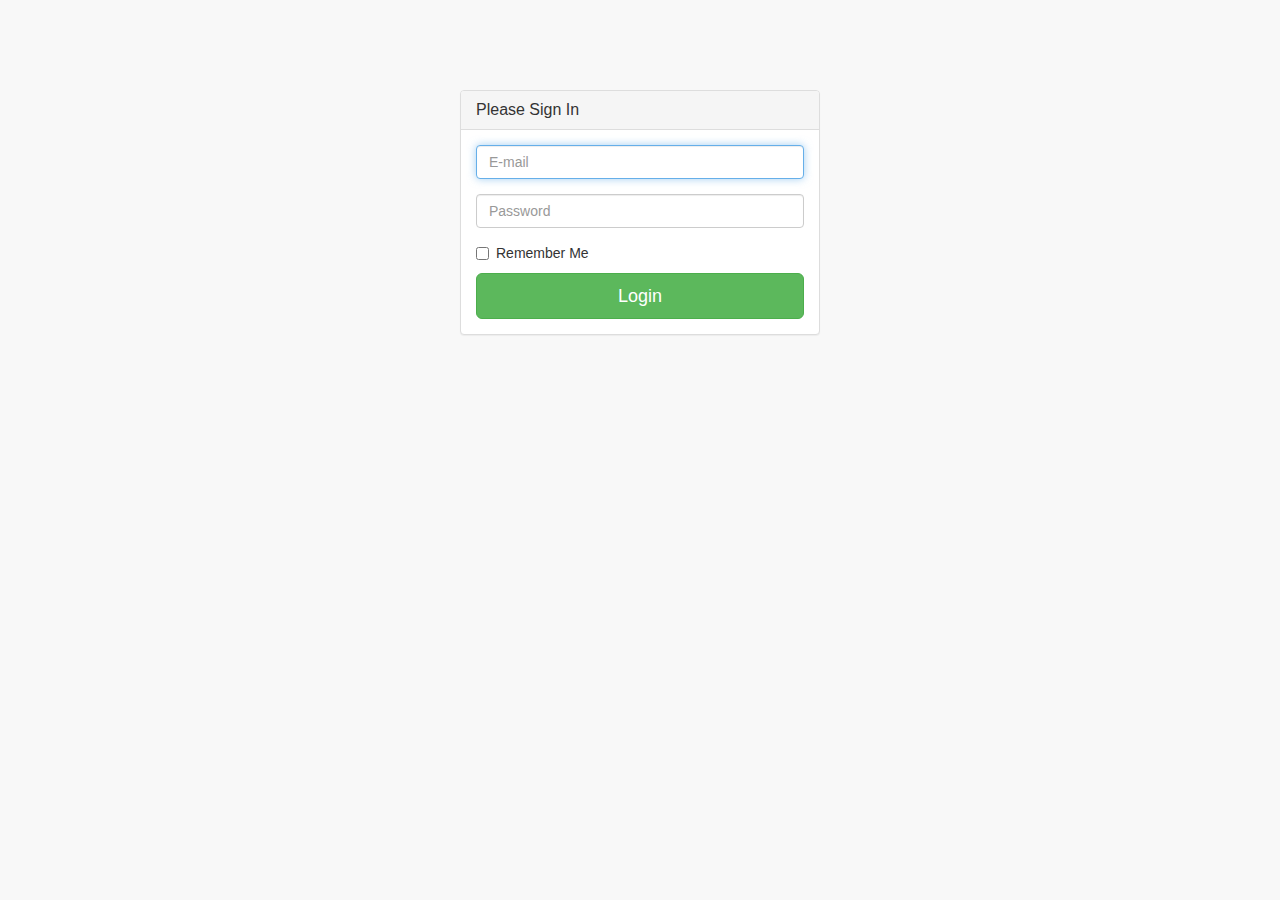
<file: pages/login.html>
<!DOCTYPE html>
<html lang="en">

<head>

    <meta charset="utf-8">
    <meta http-equiv="X-UA-Compatible" content="IE=edge">
    <meta name="viewport" content="width=device-width, initial-scale=1">
    <meta name="description" content="">
    <meta name="author" content="">

    <title>SB Admin 2 - Bootstrap Admin Theme</title>

    <!-- Bootstrap Core CSS -->
    <link href="../vendor/bootstrap/css/bootstrap.min.css" rel="stylesheet">

    <!-- MetisMenu CSS -->
    <link href="../vendor/metisMenu/metisMenu.min.css" rel="stylesheet">

    <!-- Custom CSS -->
    <link href="../dist/css/sb-admin-2.css" rel="stylesheet">

    <!-- Custom Fonts -->
    <link href="../vendor/font-awesome/css/font-awesome.min.css" rel="stylesheet" type="text/css">

    <!-- HTML5 Shim and Respond.js IE8 support of HTML5 elements and media queries -->
    <!-- WARNING: Respond.js doesn't work if you view the page via file:// -->
    <!--[if lt IE 9]>
        <script src="https://oss.maxcdn.com/libs/html5shiv/3.7.0/html5shiv.js"></script>
        <script src="https://oss.maxcdn.com/libs/respond.js/1.4.2/respond.min.js"></script>
    <![endif]-->

</head>

<body>

    <div class="container">
        <div class="row">
            <div class="col-md-4 col-md-offset-4">
                <div class="login-panel panel panel-default">
                    <div class="panel-heading">
                        <h3 class="panel-title">Please Sign In</h3>
                    </div>
                    <div class="panel-body">
                        <form role="form">
                            <fieldset>
                                <div class="form-group">
                                    <input class="form-control" placeholder="E-mail" name="email" type="email" autofocus>
                                </div>
                                <div class="form-group">
                                    <input class="form-control" placeholder="Password" name="password" type="password" value="">
                                </div>
                                <div class="checkbox">
                                    <label>
                                        <input name="remember" type="checkbox" value="Remember Me">Remember Me
                                    </label>
                                </div>
                                <!-- Change this to a button or input when using this as a form -->
                                <a href="index.html" class="btn btn-lg btn-success btn-block">Login</a>
                            </fieldset>
                        </form>
                    </div>
                </div>
            </div>
        </div>
    </div>

    <!-- jQuery -->
    <script src="../vendor/jquery/jquery.min.js"></script>

    <!-- Bootstrap Core JavaScript -->
    <script src="../vendor/bootstrap/js/bootstrap.min.js"></script>

    <!-- Metis Menu Plugin JavaScript -->
    <script src="../vendor/metisMenu/metisMenu.min.js"></script>

    <!-- Custom Theme JavaScript -->
    <script src="../dist/js/sb-admin-2.js"></script>

</body>

</html>
</file>
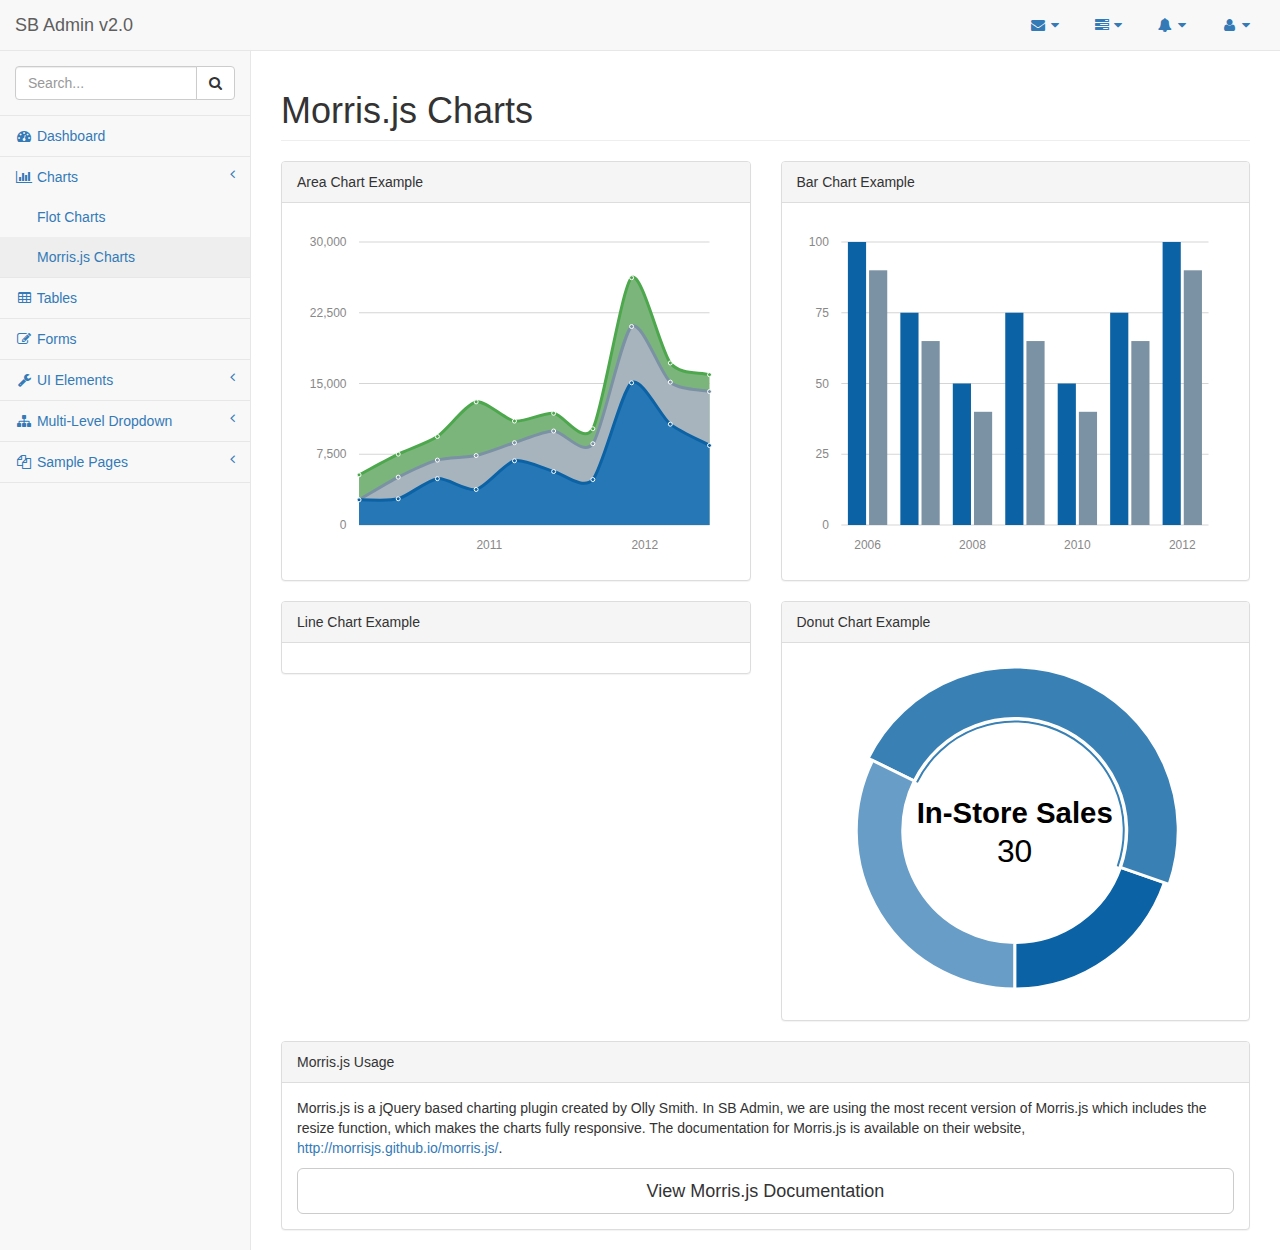
<file: pages/morris.html>
<!DOCTYPE html>
<html lang="en">

<head>

    <meta charset="utf-8">
    <meta http-equiv="X-UA-Compatible" content="IE=edge">
    <meta name="viewport" content="width=device-width, initial-scale=1">
    <meta name="description" content="">
    <meta name="author" content="">

    <title>SB Admin 2 - Bootstrap Admin Theme</title>

    <!-- Bootstrap Core CSS -->
    <link href="../vendor/bootstrap/css/bootstrap.min.css" rel="stylesheet">

    <!-- MetisMenu CSS -->
    <link href="../vendor/metisMenu/metisMenu.min.css" rel="stylesheet">

    <!-- Custom CSS -->
    <link href="../dist/css/sb-admin-2.css" rel="stylesheet">

    <!-- Morris Charts CSS -->
    <link href="../vendor/morrisjs/morris.css" rel="stylesheet">

    <!-- Custom Fonts -->
    <link href="../vendor/font-awesome/css/font-awesome.min.css" rel="stylesheet" type="text/css">

    <!-- HTML5 Shim and Respond.js IE8 support of HTML5 elements and media queries -->
    <!-- WARNING: Respond.js doesn't work if you view the page via file:// -->
    <!--[if lt IE 9]>
        <script src="https://oss.maxcdn.com/libs/html5shiv/3.7.0/html5shiv.js"></script>
        <script src="https://oss.maxcdn.com/libs/respond.js/1.4.2/respond.min.js"></script>
    <![endif]-->

</head>

<body>

    <div id="wrapper">

        <!-- Navigation -->
        <nav class="navbar navbar-default navbar-static-top" role="navigation" style="margin-bottom: 0">
            <div class="navbar-header">
                <button type="button" class="navbar-toggle" data-toggle="collapse" data-target=".navbar-collapse">
                    <span class="sr-only">Toggle navigation</span>
                    <span class="icon-bar"></span>
                    <span class="icon-bar"></span>
                    <span class="icon-bar"></span>
                </button>
                <a class="navbar-brand" href="index.html">SB Admin v2.0</a>
            </div>
            <!-- /.navbar-header -->

            <ul class="nav navbar-top-links navbar-right">
                <li class="dropdown">
                    <a class="dropdown-toggle" data-toggle="dropdown" href="#">
                        <i class="fa fa-envelope fa-fw"></i> <i class="fa fa-caret-down"></i>
                    </a>
                    <ul class="dropdown-menu dropdown-messages">
                        <li>
                            <a href="#">
                                <div>
                                    <strong>John Smith</strong>
                                    <span class="pull-right text-muted">
                                        <em>Yesterday</em>
                                    </span>
                                </div>
                                <div>Lorem ipsum dolor sit amet, consectetur adipiscing elit. Pellentesque eleifend...</div>
                            </a>
                        </li>
                        <li class="divider"></li>
                        <li>
                            <a href="#">
                                <div>
                                    <strong>John Smith</strong>
                                    <span class="pull-right text-muted">
                                        <em>Yesterday</em>
                                    </span>
                                </div>
                                <div>Lorem ipsum dolor sit amet, consectetur adipiscing elit. Pellentesque eleifend...</div>
                            </a>
                        </li>
                        <li class="divider"></li>
                        <li>
                            <a href="#">
                                <div>
                                    <strong>John Smith</strong>
                                    <span class="pull-right text-muted">
                                        <em>Yesterday</em>
                                    </span>
                                </div>
                                <div>Lorem ipsum dolor sit amet, consectetur adipiscing elit. Pellentesque eleifend...</div>
                            </a>
                        </li>
                        <li class="divider"></li>
                        <li>
                            <a class="text-center" href="#">
                                <strong>Read All Messages</strong>
                                <i class="fa fa-angle-right"></i>
                            </a>
                        </li>
                    </ul>
                    <!-- /.dropdown-messages -->
                </li>
                <!-- /.dropdown -->
                <li class="dropdown">
                    <a class="dropdown-toggle" data-toggle="dropdown" href="#">
                        <i class="fa fa-tasks fa-fw"></i> <i class="fa fa-caret-down"></i>
                    </a>
                    <ul class="dropdown-menu dropdown-tasks">
                        <li>
                            <a href="#">
                                <div>
                                    <p>
                                        <strong>Task 1</strong>
                                        <span class="pull-right text-muted">40% Complete</span>
                                    </p>
                                    <div class="progress progress-striped active">
                                        <div class="progress-bar progress-bar-success" role="progressbar" aria-valuenow="40" aria-valuemin="0" aria-valuemax="100" style="width: 40%">
                                            <span class="sr-only">40% Complete (success)</span>
                                        </div>
                                    </div>
                                </div>
                            </a>
                        </li>
                        <li class="divider"></li>
                        <li>
                            <a href="#">
                                <div>
                                    <p>
                                        <strong>Task 2</strong>
                                        <span class="pull-right text-muted">20% Complete</span>
                                    </p>
                                    <div class="progress progress-striped active">
                                        <div class="progress-bar progress-bar-info" role="progressbar" aria-valuenow="20" aria-valuemin="0" aria-valuemax="100" style="width: 20%">
                                            <span class="sr-only">20% Complete</span>
                                        </div>
                                    </div>
                                </div>
                            </a>
                        </li>
                        <li class="divider"></li>
                        <li>
                            <a href="#">
                                <div>
                                    <p>
                                        <strong>Task 3</strong>
                                        <span class="pull-right text-muted">60% Complete</span>
                                    </p>
                                    <div class="progress progress-striped active">
                                        <div class="progress-bar progress-bar-warning" role="progressbar" aria-valuenow="60" aria-valuemin="0" aria-valuemax="100" style="width: 60%">
                                            <span class="sr-only">60% Complete (warning)</span>
                                        </div>
                                    </div>
                                </div>
                            </a>
                        </li>
                        <li class="divider"></li>
                        <li>
                            <a href="#">
                                <div>
                                    <p>
                                        <strong>Task 4</strong>
                                        <span class="pull-right text-muted">80% Complete</span>
                                    </p>
                                    <div class="progress progress-striped active">
                                        <div class="progress-bar progress-bar-danger" role="progressbar" aria-valuenow="80" aria-valuemin="0" aria-valuemax="100" style="width: 80%">
                                            <span class="sr-only">80% Complete (danger)</span>
                                        </div>
                                    </div>
                                </div>
                            </a>
                        </li>
                        <li class="divider"></li>
                        <li>
                            <a class="text-center" href="#">
                                <strong>See All Tasks</strong>
                                <i class="fa fa-angle-right"></i>
                            </a>
                        </li>
                    </ul>
                    <!-- /.dropdown-tasks -->
                </li>
                <!-- /.dropdown -->
                <li class="dropdown">
                    <a class="dropdown-toggle" data-toggle="dropdown" href="#">
                        <i class="fa fa-bell fa-fw"></i> <i class="fa fa-caret-down"></i>
                    </a>
                    <ul class="dropdown-menu dropdown-alerts">
                        <li>
                            <a href="#">
                                <div>
                                    <i class="fa fa-comment fa-fw"></i> New Comment
                                    <span class="pull-right text-muted small">4 minutes ago</span>
                                </div>
                            </a>
                        </li>
                        <li class="divider"></li>
                        <li>
                            <a href="#">
                                <div>
                                    <i class="fa fa-twitter fa-fw"></i> 3 New Followers
                                    <span class="pull-right text-muted small">12 minutes ago</span>
                                </div>
                            </a>
                        </li>
                        <li class="divider"></li>
                        <li>
                            <a href="#">
                                <div>
                                    <i class="fa fa-envelope fa-fw"></i> Message Sent
                                    <span class="pull-right text-muted small">4 minutes ago</span>
                                </div>
                            </a>
                        </li>
                        <li class="divider"></li>
                        <li>
                            <a href="#">
                                <div>
                                    <i class="fa fa-tasks fa-fw"></i> New Task
                                    <span class="pull-right text-muted small">4 minutes ago</span>
                                </div>
                            </a>
                        </li>
                        <li class="divider"></li>
                        <li>
                            <a href="#">
                                <div>
                                    <i class="fa fa-upload fa-fw"></i> Server Rebooted
                                    <span class="pull-right text-muted small">4 minutes ago</span>
                                </div>
                            </a>
                        </li>
                        <li class="divider"></li>
                        <li>
                            <a class="text-center" href="#">
                                <strong>See All Alerts</strong>
                                <i class="fa fa-angle-right"></i>
                            </a>
                        </li>
                    </ul>
                    <!-- /.dropdown-alerts -->
                </li>
                <!-- /.dropdown -->
                <li class="dropdown">
                    <a class="dropdown-toggle" data-toggle="dropdown" href="#">
                        <i class="fa fa-user fa-fw"></i> <i class="fa fa-caret-down"></i>
                    </a>
                    <ul class="dropdown-menu dropdown-user">
                        <li><a href="#"><i class="fa fa-user fa-fw"></i> User Profile</a>
                        </li>
                        <li><a href="#"><i class="fa fa-gear fa-fw"></i> Settings</a>
                        </li>
                        <li class="divider"></li>
                        <li><a href="login.html"><i class="fa fa-sign-out fa-fw"></i> Logout</a>
                        </li>
                    </ul>
                    <!-- /.dropdown-user -->
                </li>
                <!-- /.dropdown -->
            </ul>
            <!-- /.navbar-top-links -->

            <div class="navbar-default sidebar" role="navigation">
                <div class="sidebar-nav navbar-collapse">
                    <ul class="nav" id="side-menu">
                        <li class="sidebar-search">
                            <div class="input-group custom-search-form">
                                <input type="text" class="form-control" placeholder="Search...">
                                <span class="input-group-btn">
                                <button class="btn btn-default" type="button">
                                    <i class="fa fa-search"></i>
                                </button>
                            </span>
                            </div>
                            <!-- /input-group -->
                        </li>
                        <li>
                            <a href="index.html"><i class="fa fa-dashboard fa-fw"></i> Dashboard</a>
                        </li>
                        <li>
                            <a href="#"><i class="fa fa-bar-chart-o fa-fw"></i> Charts<span class="fa arrow"></span></a>
                            <ul class="nav nav-second-level">
                                <li>
                                    <a href="flot.html">Flot Charts</a>
                                </li>
                                <li>
                                    <a href="morris.html">Morris.js Charts</a>
                                </li>
                            </ul>
                            <!-- /.nav-second-level -->
                        </li>
                        <li>
                            <a href="tables.html"><i class="fa fa-table fa-fw"></i> Tables</a>
                        </li>
                        <li>
                            <a href="forms.html"><i class="fa fa-edit fa-fw"></i> Forms</a>
                        </li>
                        <li>
                            <a href="#"><i class="fa fa-wrench fa-fw"></i> UI Elements<span class="fa arrow"></span></a>
                            <ul class="nav nav-second-level">
                                <li>
                                    <a href="panels-wells.html">Panels and Wells</a>
                                </li>
                                <li>
                                    <a href="buttons.html">Buttons</a>
                                </li>
                                <li>
                                    <a href="notifications.html">Notifications</a>
                                </li>
                                <li>
                                    <a href="typography.html">Typography</a>
                                </li>
                                <li>
                                    <a href="icons.html"> Icons</a>
                                </li>
                                <li>
                                    <a href="grid.html">Grid</a>
                                </li>
                            </ul>
                            <!-- /.nav-second-level -->
                        </li>
                        <li>
                            <a href="#"><i class="fa fa-sitemap fa-fw"></i> Multi-Level Dropdown<span class="fa arrow"></span></a>
                            <ul class="nav nav-second-level">
                                <li>
                                    <a href="#">Second Level Item</a>
                                </li>
                                <li>
                                    <a href="#">Second Level Item</a>
                                </li>
                                <li>
                                    <a href="#">Third Level <span class="fa arrow"></span></a>
                                    <ul class="nav nav-third-level">
                                        <li>
                                            <a href="#">Third Level Item</a>
                                        </li>
                                        <li>
                                            <a href="#">Third Level Item</a>
                                        </li>
                                        <li>
                                            <a href="#">Third Level Item</a>
                                        </li>
                                        <li>
                                            <a href="#">Third Level Item</a>
                                        </li>
                                    </ul>
                                    <!-- /.nav-third-level -->
                                </li>
                            </ul>
                            <!-- /.nav-second-level -->
                        </li>
                        <li>
                            <a href="#"><i class="fa fa-files-o fa-fw"></i> Sample Pages<span class="fa arrow"></span></a>
                            <ul class="nav nav-second-level">
                                <li>
                                    <a href="blank.html">Blank Page</a>
                                </li>
                                <li>
                                    <a href="login.html">Login Page</a>
                                </li>
                            </ul>
                            <!-- /.nav-second-level -->
                        </li>
                    </ul>
                </div>
                <!-- /.sidebar-collapse -->
            </div>
            <!-- /.navbar-static-side -->
        </nav>

        <div id="page-wrapper">
            <div class="row">
                <div class="col-lg-12">
                    <h1 class="page-header">Morris.js Charts</h1>
                </div>
                <!-- /.col-lg-12 -->
            </div>
            <!-- /.row -->
            <div class="row">
                <div class="col-lg-6">
                    <div class="panel panel-default">
                        <div class="panel-heading">
                            Area Chart Example
                        </div>
                        <!-- /.panel-heading -->
                        <div class="panel-body">
                            <div id="morris-area-chart"></div>
                        </div>
                        <!-- /.panel-body -->
                    </div>
                    <!-- /.panel -->
                </div>
                <!-- /.col-lg-6 -->
                <div class="col-lg-6">
                    <div class="panel panel-default">
                        <div class="panel-heading">
                            Bar Chart Example
                        </div>
                        <!-- /.panel-heading -->
                        <div class="panel-body">
                            <div id="morris-bar-chart"></div>
                        </div>
                        <!-- /.panel-body -->
                    </div>
                    <!-- /.panel -->
                </div>
                <!-- /.col-lg-6 -->
                <div class="col-lg-6">
                    <div class="panel panel-default">
                        <div class="panel-heading">
                            Line Chart Example
                        </div>
                        <!-- /.panel-heading -->
                        <div class="panel-body">
                            <div id="morris-line-chart"></div>
                        </div>
                        <!-- /.panel-body -->
                    </div>
                    <!-- /.panel -->
                </div>
                <!-- /.col-lg-6 -->
                <div class="col-lg-6">
                    <div class="panel panel-default">
                        <div class="panel-heading">
                            Donut Chart Example
                        </div>
                        <!-- /.panel-heading -->
                        <div class="panel-body">
                            <div id="morris-donut-chart"></div>
                        </div>
                        <!-- /.panel-body -->
                    </div>
                    <!-- /.panel -->
                </div>
                <!-- /.col-lg-6 -->
                <div class="col-lg-12">
                    <div class="panel panel-default">
                        <div class="panel-heading">
                            Morris.js Usage
                        </div>
                        <!-- /.panel-heading -->
                        <div class="panel-body">
                            <p>Morris.js is a jQuery based charting plugin created by Olly Smith. In SB Admin, we are using the most recent version of Morris.js which includes the resize function, which makes the charts fully responsive. The documentation for Morris.js is available on their website, <a target="_blank" href="http://morrisjs.github.io/morris.js/">http://morrisjs.github.io/morris.js/</a>.</p>
                            <a target="_blank" class="btn btn-default btn-lg btn-block" href="http://morrisjs.github.io/morris.js/">View Morris.js Documentation</a>
                        </div>
                        <!-- /.panel-body -->
                    </div>
                    <!-- /.panel -->
                </div>
                <!-- /.col-lg-6 -->
            </div>
            <!-- /.row -->
        </div>
        <!-- /#page-wrapper -->

    </div>
    <!-- /#wrapper -->

    <!-- jQuery -->
    <script src="../vendor/jquery/jquery.min.js"></script>

    <!-- Bootstrap Core JavaScript -->
    <script src="../vendor/bootstrap/js/bootstrap.min.js"></script>

    <!-- Metis Menu Plugin JavaScript -->
    <script src="../vendor/metisMenu/metisMenu.min.js"></script>

    <!-- Morris Charts JavaScript -->
    <script src="../vendor/raphael/raphael.min.js"></script>
    <script src="../vendor/morrisjs/morris.min.js"></script>
    <script src="../data/morris-data.js"></script>

    <!-- Custom Theme JavaScript -->
    <script src="../dist/js/sb-admin-2.js"></script>

</body>

</html>
</file>
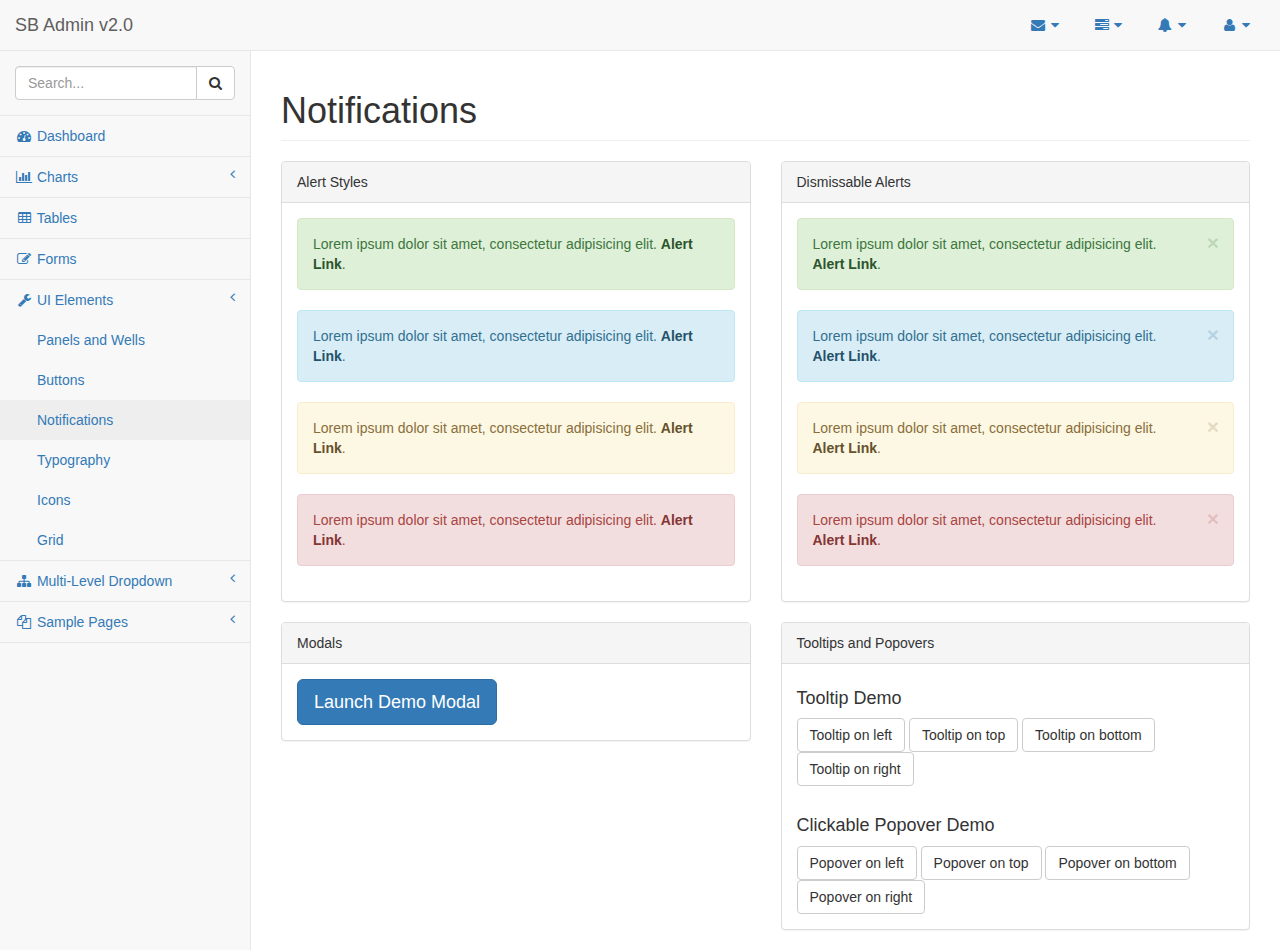
<file: pages/notifications.html>
<!DOCTYPE html>
<html lang="en">

<head>

    <meta charset="utf-8">
    <meta http-equiv="X-UA-Compatible" content="IE=edge">
    <meta name="viewport" content="width=device-width, initial-scale=1">
    <meta name="description" content="">
    <meta name="author" content="">

    <title>SB Admin 2 - Bootstrap Admin Theme</title>

    <!-- Bootstrap Core CSS -->
    <link href="../vendor/bootstrap/css/bootstrap.min.css" rel="stylesheet">

    <!-- MetisMenu CSS -->
    <link href="../vendor/metisMenu/metisMenu.min.css" rel="stylesheet">

    <!-- Custom CSS -->
    <link href="../dist/css/sb-admin-2.css" rel="stylesheet">

    <!-- Custom Fonts -->
    <link href="../vendor/font-awesome/css/font-awesome.min.css" rel="stylesheet" type="text/css">

    <!-- HTML5 Shim and Respond.js IE8 support of HTML5 elements and media queries -->
    <!-- WARNING: Respond.js doesn't work if you view the page via file:// -->
    <!--[if lt IE 9]>
        <script src="https://oss.maxcdn.com/libs/html5shiv/3.7.0/html5shiv.js"></script>
        <script src="https://oss.maxcdn.com/libs/respond.js/1.4.2/respond.min.js"></script>
    <![endif]-->

</head>

<body>

    <div id="wrapper">

        <!-- Navigation -->
        <nav class="navbar navbar-default navbar-static-top" role="navigation" style="margin-bottom: 0">
            <div class="navbar-header">
                <button type="button" class="navbar-toggle" data-toggle="collapse" data-target=".navbar-collapse">
                    <span class="sr-only">Toggle navigation</span>
                    <span class="icon-bar"></span>
                    <span class="icon-bar"></span>
                    <span class="icon-bar"></span>
                </button>
                <a class="navbar-brand" href="index.html">SB Admin v2.0</a>
            </div>
            <!-- /.navbar-header -->

            <ul class="nav navbar-top-links navbar-right">
                <li class="dropdown">
                    <a class="dropdown-toggle" data-toggle="dropdown" href="#">
                        <i class="fa fa-envelope fa-fw"></i> <i class="fa fa-caret-down"></i>
                    </a>
                    <ul class="dropdown-menu dropdown-messages">
                        <li>
                            <a href="#">
                                <div>
                                    <strong>John Smith</strong>
                                    <span class="pull-right text-muted">
                                        <em>Yesterday</em>
                                    </span>
                                </div>
                                <div>Lorem ipsum dolor sit amet, consectetur adipiscing elit. Pellentesque eleifend...</div>
                            </a>
                        </li>
                        <li class="divider"></li>
                        <li>
                            <a href="#">
                                <div>
                                    <strong>John Smith</strong>
                                    <span class="pull-right text-muted">
                                        <em>Yesterday</em>
                                    </span>
                                </div>
                                <div>Lorem ipsum dolor sit amet, consectetur adipiscing elit. Pellentesque eleifend...</div>
                            </a>
                        </li>
                        <li class="divider"></li>
                        <li>
                            <a href="#">
                                <div>
                                    <strong>John Smith</strong>
                                    <span class="pull-right text-muted">
                                        <em>Yesterday</em>
                                    </span>
                                </div>
                                <div>Lorem ipsum dolor sit amet, consectetur adipiscing elit. Pellentesque eleifend...</div>
                            </a>
                        </li>
                        <li class="divider"></li>
                        <li>
                            <a class="text-center" href="#">
                                <strong>Read All Messages</strong>
                                <i class="fa fa-angle-right"></i>
                            </a>
                        </li>
                    </ul>
                    <!-- /.dropdown-messages -->
                </li>
                <!-- /.dropdown -->
                <li class="dropdown">
                    <a class="dropdown-toggle" data-toggle="dropdown" href="#">
                        <i class="fa fa-tasks fa-fw"></i> <i class="fa fa-caret-down"></i>
                    </a>
                    <ul class="dropdown-menu dropdown-tasks">
                        <li>
                            <a href="#">
                                <div>
                                    <p>
                                        <strong>Task 1</strong>
                                        <span class="pull-right text-muted">40% Complete</span>
                                    </p>
                                    <div class="progress progress-striped active">
                                        <div class="progress-bar progress-bar-success" role="progressbar" aria-valuenow="40" aria-valuemin="0" aria-valuemax="100" style="width: 40%">
                                            <span class="sr-only">40% Complete (success)</span>
                                        </div>
                                    </div>
                                </div>
                            </a>
                        </li>
                        <li class="divider"></li>
                        <li>
                            <a href="#">
                                <div>
                                    <p>
                                        <strong>Task 2</strong>
                                        <span class="pull-right text-muted">20% Complete</span>
                                    </p>
                                    <div class="progress progress-striped active">
                                        <div class="progress-bar progress-bar-info" role="progressbar" aria-valuenow="20" aria-valuemin="0" aria-valuemax="100" style="width: 20%">
                                            <span class="sr-only">20% Complete</span>
                                        </div>
                                    </div>
                                </div>
                            </a>
                        </li>
                        <li class="divider"></li>
                        <li>
                            <a href="#">
                                <div>
                                    <p>
                                        <strong>Task 3</strong>
                                        <span class="pull-right text-muted">60% Complete</span>
                                    </p>
                                    <div class="progress progress-striped active">
                                        <div class="progress-bar progress-bar-warning" role="progressbar" aria-valuenow="60" aria-valuemin="0" aria-valuemax="100" style="width: 60%">
                                            <span class="sr-only">60% Complete (warning)</span>
                                        </div>
                                    </div>
                                </div>
                            </a>
                        </li>
                        <li class="divider"></li>
                        <li>
                            <a href="#">
                                <div>
                                    <p>
                                        <strong>Task 4</strong>
                                        <span class="pull-right text-muted">80% Complete</span>
                                    </p>
                                    <div class="progress progress-striped active">
                                        <div class="progress-bar progress-bar-danger" role="progressbar" aria-valuenow="80" aria-valuemin="0" aria-valuemax="100" style="width: 80%">
                                            <span class="sr-only">80% Complete (danger)</span>
                                        </div>
                                    </div>
                                </div>
                            </a>
                        </li>
                        <li class="divider"></li>
                        <li>
                            <a class="text-center" href="#">
                                <strong>See All Tasks</strong>
                                <i class="fa fa-angle-right"></i>
                            </a>
                        </li>
                    </ul>
                    <!-- /.dropdown-tasks -->
                </li>
                <!-- /.dropdown -->
                <li class="dropdown">
                    <a class="dropdown-toggle" data-toggle="dropdown" href="#">
                        <i class="fa fa-bell fa-fw"></i> <i class="fa fa-caret-down"></i>
                    </a>
                    <ul class="dropdown-menu dropdown-alerts">
                        <li>
                            <a href="#">
                                <div>
                                    <i class="fa fa-comment fa-fw"></i> New Comment
                                    <span class="pull-right text-muted small">4 minutes ago</span>
                                </div>
                            </a>
                        </li>
                        <li class="divider"></li>
                        <li>
                            <a href="#">
                                <div>
                                    <i class="fa fa-twitter fa-fw"></i> 3 New Followers
                                    <span class="pull-right text-muted small">12 minutes ago</span>
                                </div>
                            </a>
                        </li>
                        <li class="divider"></li>
                        <li>
                            <a href="#">
                                <div>
                                    <i class="fa fa-envelope fa-fw"></i> Message Sent
                                    <span class="pull-right text-muted small">4 minutes ago</span>
                                </div>
                            </a>
                        </li>
                        <li class="divider"></li>
                        <li>
                            <a href="#">
                                <div>
                                    <i class="fa fa-tasks fa-fw"></i> New Task
                                    <span class="pull-right text-muted small">4 minutes ago</span>
                                </div>
                            </a>
                        </li>
                        <li class="divider"></li>
                        <li>
                            <a href="#">
                                <div>
                                    <i class="fa fa-upload fa-fw"></i> Server Rebooted
                                    <span class="pull-right text-muted small">4 minutes ago</span>
                                </div>
                            </a>
                        </li>
                        <li class="divider"></li>
                        <li>
                            <a class="text-center" href="#">
                                <strong>See All Alerts</strong>
                                <i class="fa fa-angle-right"></i>
                            </a>
                        </li>
                    </ul>
                    <!-- /.dropdown-alerts -->
                </li>
                <!-- /.dropdown -->
                <li class="dropdown">
                    <a class="dropdown-toggle" data-toggle="dropdown" href="#">
                        <i class="fa fa-user fa-fw"></i> <i class="fa fa-caret-down"></i>
                    </a>
                    <ul class="dropdown-menu dropdown-user">
                        <li><a href="#"><i class="fa fa-user fa-fw"></i> User Profile</a>
                        </li>
                        <li><a href="#"><i class="fa fa-gear fa-fw"></i> Settings</a>
                        </li>
                        <li class="divider"></li>
                        <li><a href="login.html"><i class="fa fa-sign-out fa-fw"></i> Logout</a>
                        </li>
                    </ul>
                    <!-- /.dropdown-user -->
                </li>
                <!-- /.dropdown -->
            </ul>
            <!-- /.navbar-top-links -->

            <div class="navbar-default sidebar" role="navigation">
                <div class="sidebar-nav navbar-collapse">
                    <ul class="nav" id="side-menu">
                        <li class="sidebar-search">
                            <div class="input-group custom-search-form">
                                <input type="text" class="form-control" placeholder="Search...">
                                <span class="input-group-btn">
                                <button class="btn btn-default" type="button">
                                    <i class="fa fa-search"></i>
                                </button>
                            </span>
                            </div>
                            <!-- /input-group -->
                        </li>
                        <li>
                            <a href="index.html"><i class="fa fa-dashboard fa-fw"></i> Dashboard</a>
                        </li>
                        <li>
                            <a href="#"><i class="fa fa-bar-chart-o fa-fw"></i> Charts<span class="fa arrow"></span></a>
                            <ul class="nav nav-second-level">
                                <li>
                                    <a href="flot.html">Flot Charts</a>
                                </li>
                                <li>
                                    <a href="morris.html">Morris.js Charts</a>
                                </li>
                            </ul>
                            <!-- /.nav-second-level -->
                        </li>
                        <li>
                            <a href="tables.html"><i class="fa fa-table fa-fw"></i> Tables</a>
                        </li>
                        <li>
                            <a href="forms.html"><i class="fa fa-edit fa-fw"></i> Forms</a>
                        </li>
                        <li>
                            <a href="#"><i class="fa fa-wrench fa-fw"></i> UI Elements<span class="fa arrow"></span></a>
                            <ul class="nav nav-second-level">
                                <li>
                                    <a href="panels-wells.html">Panels and Wells</a>
                                </li>
                                <li>
                                    <a href="buttons.html">Buttons</a>
                                </li>
                                <li>
                                    <a href="notifications.html">Notifications</a>
                                </li>
                                <li>
                                    <a href="typography.html">Typography</a>
                                </li>
                                <li>
                                    <a href="icons.html"> Icons</a>
                                </li>
                                <li>
                                    <a href="grid.html">Grid</a>
                                </li>
                            </ul>
                            <!-- /.nav-second-level -->
                        </li>
                        <li>
                            <a href="#"><i class="fa fa-sitemap fa-fw"></i> Multi-Level Dropdown<span class="fa arrow"></span></a>
                            <ul class="nav nav-second-level">
                                <li>
                                    <a href="#">Second Level Item</a>
                                </li>
                                <li>
                                    <a href="#">Second Level Item</a>
                                </li>
                                <li>
                                    <a href="#">Third Level <span class="fa arrow"></span></a>
                                    <ul class="nav nav-third-level">
                                        <li>
                                            <a href="#">Third Level Item</a>
                                        </li>
                                        <li>
                                            <a href="#">Third Level Item</a>
                                        </li>
                                        <li>
                                            <a href="#">Third Level Item</a>
                                        </li>
                                        <li>
                                            <a href="#">Third Level Item</a>
                                        </li>
                                    </ul>
                                    <!-- /.nav-third-level -->
                                </li>
                            </ul>
                            <!-- /.nav-second-level -->
                        </li>
                        <li>
                            <a href="#"><i class="fa fa-files-o fa-fw"></i> Sample Pages<span class="fa arrow"></span></a>
                            <ul class="nav nav-second-level">
                                <li>
                                    <a href="blank.html">Blank Page</a>
                                </li>
                                <li>
                                    <a href="login.html">Login Page</a>
                                </li>
                            </ul>
                            <!-- /.nav-second-level -->
                        </li>
                    </ul>
                </div>
                <!-- /.sidebar-collapse -->
            </div>
            <!-- /.navbar-static-side -->
        </nav>

        <div id="page-wrapper">
            <div class="row">
                <div class="col-lg-12">
                    <h1 class="page-header">Notifications</h1>
                </div>
                <!-- /.col-lg-12 -->
            </div>
            <!-- /.row -->
            <div class="row">
                <div class="col-lg-6">
                    <div class="panel panel-default">
                        <div class="panel-heading">
                            Alert Styles
                        </div>
                        <!-- /.panel-heading -->
                        <div class="panel-body">
                            <div class="alert alert-success">
                                Lorem ipsum dolor sit amet, consectetur adipisicing elit. <a href="#" class="alert-link">Alert Link</a>.
                            </div>
                            <div class="alert alert-info">
                                Lorem ipsum dolor sit amet, consectetur adipisicing elit. <a href="#" class="alert-link">Alert Link</a>.
                            </div>
                            <div class="alert alert-warning">
                                Lorem ipsum dolor sit amet, consectetur adipisicing elit. <a href="#" class="alert-link">Alert Link</a>.
                            </div>
                            <div class="alert alert-danger">
                                Lorem ipsum dolor sit amet, consectetur adipisicing elit. <a href="#" class="alert-link">Alert Link</a>.
                            </div>
                        </div>
                        <!-- .panel-body -->
                    </div>
                    <!-- /.panel -->
                </div>
                <!-- /.col-lg-6 -->
                <div class="col-lg-6">
                    <div class="panel panel-default">
                        <div class="panel-heading">
                            Dismissable Alerts
                        </div>
                        <!-- /.panel-heading -->
                        <div class="panel-body">
                            <div class="alert alert-success alert-dismissable">
                                <button type="button" class="close" data-dismiss="alert" aria-hidden="true">&times;</button>
                                Lorem ipsum dolor sit amet, consectetur adipisicing elit. <a href="#" class="alert-link">Alert Link</a>.
                            </div>
                            <div class="alert alert-info alert-dismissable">
                                <button type="button" class="close" data-dismiss="alert" aria-hidden="true">&times;</button>
                                Lorem ipsum dolor sit amet, consectetur adipisicing elit. <a href="#" class="alert-link">Alert Link</a>.
                            </div>
                            <div class="alert alert-warning alert-dismissable">
                                <button type="button" class="close" data-dismiss="alert" aria-hidden="true">&times;</button>
                                Lorem ipsum dolor sit amet, consectetur adipisicing elit. <a href="#" class="alert-link">Alert Link</a>.
                            </div>
                            <div class="alert alert-danger alert-dismissable">
                                <button type="button" class="close" data-dismiss="alert" aria-hidden="true">&times;</button>
                                Lorem ipsum dolor sit amet, consectetur adipisicing elit. <a href="#" class="alert-link">Alert Link</a>.
                            </div>
                        </div>
                        <!-- .panel-body -->
                    </div>
                    <!-- /.panel -->
                </div>
                <!-- /.col-lg-6 -->
            </div>
            <!-- /.row -->
            <div class="row">
                <div class="col-lg-6">
                    <div class="panel panel-default">
                        <div class="panel-heading">
                            Modals
                        </div>
                        <!-- /.panel-heading -->
                        <div class="panel-body">
                            <!-- Button trigger modal -->
                            <button class="btn btn-primary btn-lg" data-toggle="modal" data-target="#myModal">
                                Launch Demo Modal
                            </button>
                            <!-- Modal -->
                            <div class="modal fade" id="myModal" tabindex="-1" role="dialog" aria-labelledby="myModalLabel" aria-hidden="true">
                                <div class="modal-dialog">
                                    <div class="modal-content">
                                        <div class="modal-header">
                                            <button type="button" class="close" data-dismiss="modal" aria-hidden="true">&times;</button>
                                            <h4 class="modal-title" id="myModalLabel">Modal title</h4>
                                        </div>
                                        <div class="modal-body">
                                            Lorem ipsum dolor sit amet, consectetur adipisicing elit, sed do eiusmod tempor incididunt ut labore et dolore magna aliqua. Ut enim ad minim veniam, quis nostrud exercitation ullamco laboris nisi ut aliquip ex ea commodo consequat. Duis aute irure dolor in reprehenderit in voluptate velit esse cillum dolore eu fugiat nulla pariatur. Excepteur sint occaecat cupidatat non proident, sunt in culpa qui officia deserunt mollit anim id est laborum.
                                        </div>
                                        <div class="modal-footer">
                                            <button type="button" class="btn btn-default" data-dismiss="modal">Close</button>
                                            <button type="button" class="btn btn-primary">Save changes</button>
                                        </div>
                                    </div>
                                    <!-- /.modal-content -->
                                </div>
                                <!-- /.modal-dialog -->
                            </div>
                            <!-- /.modal -->
                        </div>
                        <!-- .panel-body -->
                    </div>
                    <!-- /.panel -->
                </div>
                <!-- /.col-lg-6 -->
                <div class="col-lg-6">
                    <div class="panel panel-default">
                        <div class="panel-heading">
                            Tooltips and Popovers
                        </div>
                        <!-- /.panel-heading -->
                        <div class="panel-body">
                            <h4>Tooltip Demo</h4>
                            <div class="tooltip-demo">
                                <button type="button" class="btn btn-default" data-toggle="tooltip" data-placement="left" title="Tooltip on left">Tooltip on left</button>
                                <button type="button" class="btn btn-default" data-toggle="tooltip" data-placement="top" title="Tooltip on top">Tooltip on top</button>
                                <button type="button" class="btn btn-default" data-toggle="tooltip" data-placement="bottom" title="Tooltip on bottom">Tooltip on bottom</button>
                                <button type="button" class="btn btn-default" data-toggle="tooltip" data-placement="right" title="Tooltip on right">Tooltip on right</button>
                            </div>
                            <br>
                            <h4>Clickable Popover Demo</h4>
                            <div class="tooltip-demo">
                                <button type="button" class="btn btn-default" data-container="body" data-toggle="popover" data-placement="left" data-content="Vivamus sagittis lacus vel augue laoreet rutrum faucibus.">
                                    Popover on left
                                </button>
                                <button type="button" class="btn btn-default" data-container="body" data-toggle="popover" data-placement="top" data-content="Vivamus sagittis lacus vel augue laoreet rutrum faucibus.">
                                    Popover on top
                                </button>
                                <button type="button" class="btn btn-default" data-container="body" data-toggle="popover" data-placement="bottom" data-content="Vivamus sagittis lacus vel augue laoreet rutrum faucibus.">
                                    Popover on bottom
                                </button>
                                <button type="button" class="btn btn-default" data-container="body" data-toggle="popover" data-placement="right" data-content="Vivamus sagittis lacus vel augue laoreet rutrum faucibus.">
                                    Popover on right
                                </button>
                            </div>
                        </div>
                        <!-- .panel-body -->
                    </div>
                    <!-- /.panel -->
                </div>
                <!-- /.col-lg-6 -->
            </div>
            <!-- /.row -->
        </div>
        <!-- /#page-wrapper -->

    </div>
    <!-- /#wrapper -->

    <!-- jQuery -->
    <script src="../vendor/jquery/jquery.min.js"></script>

    <!-- Bootstrap Core JavaScript -->
    <script src="../vendor/bootstrap/js/bootstrap.min.js"></script>

    <!-- Metis Menu Plugin JavaScript -->
    <script src="../vendor/metisMenu/metisMenu.min.js"></script>

    <!-- Custom Theme JavaScript -->
    <script src="../dist/js/sb-admin-2.js"></script>

    <!-- Page-Level Demo Scripts - Notifications - Use for reference -->
    <script>
    // tooltip demo
    $('.tooltip-demo').tooltip({
        selector: "[data-toggle=tooltip]",
        container: "body"
    })
    // popover demo
    $("[data-toggle=popover]")
        .popover()
    </script>

</body>

</html>
</file>
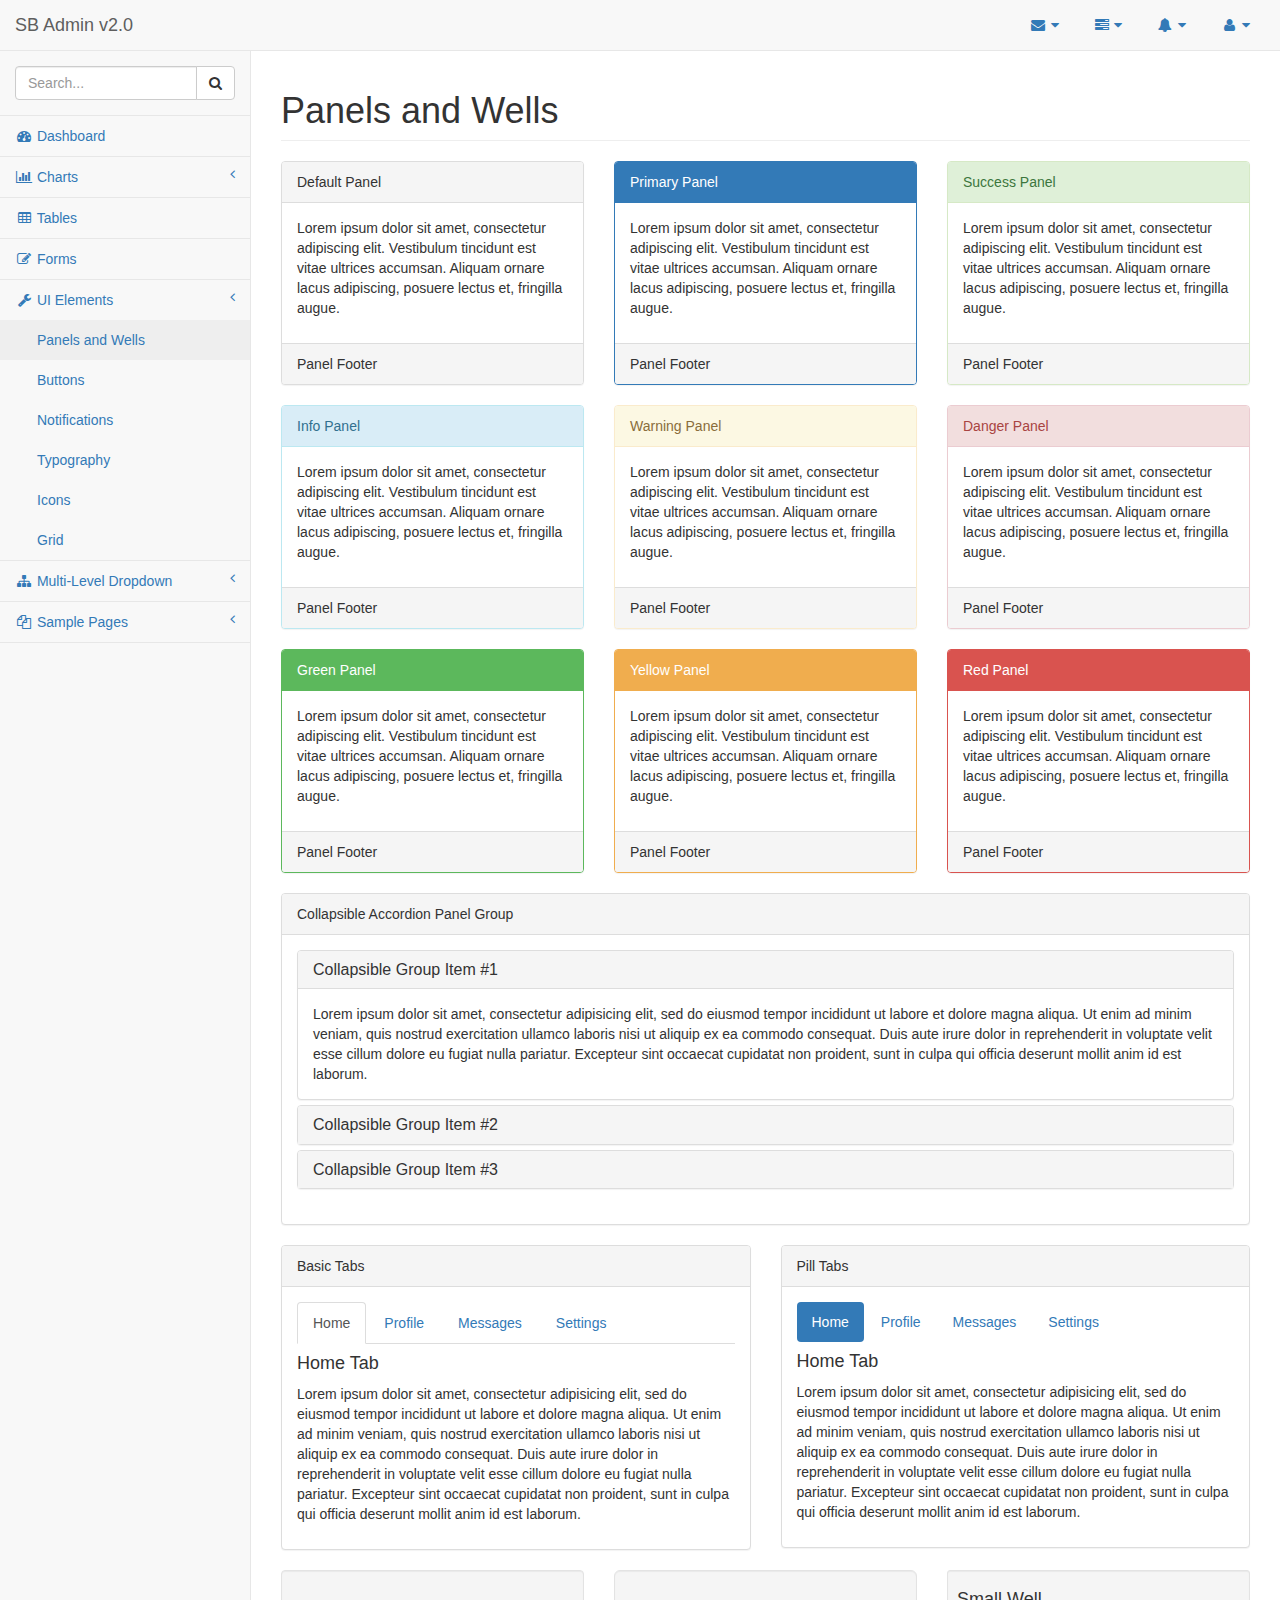
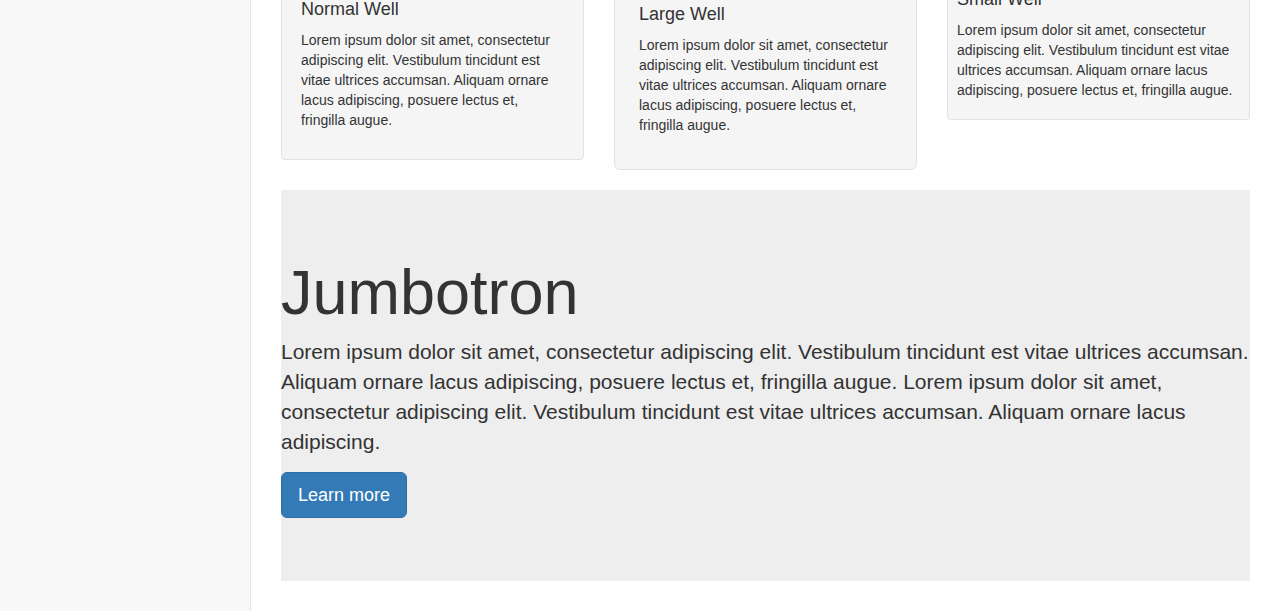
<file: pages/panels-wells.html>
<!DOCTYPE html>
<html lang="en">

<head>

    <meta charset="utf-8">
    <meta http-equiv="X-UA-Compatible" content="IE=edge">
    <meta name="viewport" content="width=device-width, initial-scale=1">
    <meta name="description" content="">
    <meta name="author" content="">

    <title>SB Admin 2 - Bootstrap Admin Theme</title>

    <!-- Bootstrap Core CSS -->
    <link href="../vendor/bootstrap/css/bootstrap.min.css" rel="stylesheet">

    <!-- MetisMenu CSS -->
    <link href="../vendor/metisMenu/metisMenu.min.css" rel="stylesheet">

    <!-- Custom CSS -->
    <link href="../dist/css/sb-admin-2.css" rel="stylesheet">

    <!-- Custom Fonts -->
    <link href="../vendor/font-awesome/css/font-awesome.min.css" rel="stylesheet" type="text/css">

    <!-- HTML5 Shim and Respond.js IE8 support of HTML5 elements and media queries -->
    <!-- WARNING: Respond.js doesn't work if you view the page via file:// -->
    <!--[if lt IE 9]>
        <script src="https://oss.maxcdn.com/libs/html5shiv/3.7.0/html5shiv.js"></script>
        <script src="https://oss.maxcdn.com/libs/respond.js/1.4.2/respond.min.js"></script>
    <![endif]-->

</head>

<body>

    <div id="wrapper">

        <!-- Navigation -->
        <nav class="navbar navbar-default navbar-static-top" role="navigation" style="margin-bottom: 0">
            <div class="navbar-header">
                <button type="button" class="navbar-toggle" data-toggle="collapse" data-target=".navbar-collapse">
                    <span class="sr-only">Toggle navigation</span>
                    <span class="icon-bar"></span>
                    <span class="icon-bar"></span>
                    <span class="icon-bar"></span>
                </button>
                <a class="navbar-brand" href="index.html">SB Admin v2.0</a>
            </div>
            <!-- /.navbar-header -->

            <ul class="nav navbar-top-links navbar-right">
                <li class="dropdown">
                    <a class="dropdown-toggle" data-toggle="dropdown" href="#">
                        <i class="fa fa-envelope fa-fw"></i> <i class="fa fa-caret-down"></i>
                    </a>
                    <ul class="dropdown-menu dropdown-messages">
                        <li>
                            <a href="#">
                                <div>
                                    <strong>John Smith</strong>
                                    <span class="pull-right text-muted">
                                        <em>Yesterday</em>
                                    </span>
                                </div>
                                <div>Lorem ipsum dolor sit amet, consectetur adipiscing elit. Pellentesque eleifend...</div>
                            </a>
                        </li>
                        <li class="divider"></li>
                        <li>
                            <a href="#">
                                <div>
                                    <strong>John Smith</strong>
                                    <span class="pull-right text-muted">
                                        <em>Yesterday</em>
                                    </span>
                                </div>
                                <div>Lorem ipsum dolor sit amet, consectetur adipiscing elit. Pellentesque eleifend...</div>
                            </a>
                        </li>
                        <li class="divider"></li>
                        <li>
                            <a href="#">
                                <div>
                                    <strong>John Smith</strong>
                                    <span class="pull-right text-muted">
                                        <em>Yesterday</em>
                                    </span>
                                </div>
                                <div>Lorem ipsum dolor sit amet, consectetur adipiscing elit. Pellentesque eleifend...</div>
                            </a>
                        </li>
                        <li class="divider"></li>
                        <li>
                            <a class="text-center" href="#">
                                <strong>Read All Messages</strong>
                                <i class="fa fa-angle-right"></i>
                            </a>
                        </li>
                    </ul>
                    <!-- /.dropdown-messages -->
                </li>
                <!-- /.dropdown -->
                <li class="dropdown">
                    <a class="dropdown-toggle" data-toggle="dropdown" href="#">
                        <i class="fa fa-tasks fa-fw"></i> <i class="fa fa-caret-down"></i>
                    </a>
                    <ul class="dropdown-menu dropdown-tasks">
                        <li>
                            <a href="#">
                                <div>
                                    <p>
                                        <strong>Task 1</strong>
                                        <span class="pull-right text-muted">40% Complete</span>
                                    </p>
                                    <div class="progress progress-striped active">
                                        <div class="progress-bar progress-bar-success" role="progressbar" aria-valuenow="40" aria-valuemin="0" aria-valuemax="100" style="width: 40%">
                                            <span class="sr-only">40% Complete (success)</span>
                                        </div>
                                    </div>
                                </div>
                            </a>
                        </li>
                        <li class="divider"></li>
                        <li>
                            <a href="#">
                                <div>
                                    <p>
                                        <strong>Task 2</strong>
                                        <span class="pull-right text-muted">20% Complete</span>
                                    </p>
                                    <div class="progress progress-striped active">
                                        <div class="progress-bar progress-bar-info" role="progressbar" aria-valuenow="20" aria-valuemin="0" aria-valuemax="100" style="width: 20%">
                                            <span class="sr-only">20% Complete</span>
                                        </div>
                                    </div>
                                </div>
                            </a>
                        </li>
                        <li class="divider"></li>
                        <li>
                            <a href="#">
                                <div>
                                    <p>
                                        <strong>Task 3</strong>
                                        <span class="pull-right text-muted">60% Complete</span>
                                    </p>
                                    <div class="progress progress-striped active">
                                        <div class="progress-bar progress-bar-warning" role="progressbar" aria-valuenow="60" aria-valuemin="0" aria-valuemax="100" style="width: 60%">
                                            <span class="sr-only">60% Complete (warning)</span>
                                        </div>
                                    </div>
                                </div>
                            </a>
                        </li>
                        <li class="divider"></li>
                        <li>
                            <a href="#">
                                <div>
                                    <p>
                                        <strong>Task 4</strong>
                                        <span class="pull-right text-muted">80% Complete</span>
                                    </p>
                                    <div class="progress progress-striped active">
                                        <div class="progress-bar progress-bar-danger" role="progressbar" aria-valuenow="80" aria-valuemin="0" aria-valuemax="100" style="width: 80%">
                                            <span class="sr-only">80% Complete (danger)</span>
                                        </div>
                                    </div>
                                </div>
                            </a>
                        </li>
                        <li class="divider"></li>
                        <li>
                            <a class="text-center" href="#">
                                <strong>See All Tasks</strong>
                                <i class="fa fa-angle-right"></i>
                            </a>
                        </li>
                    </ul>
                    <!-- /.dropdown-tasks -->
                </li>
                <!-- /.dropdown -->
                <li class="dropdown">
                    <a class="dropdown-toggle" data-toggle="dropdown" href="#">
                        <i class="fa fa-bell fa-fw"></i> <i class="fa fa-caret-down"></i>
                    </a>
                    <ul class="dropdown-menu dropdown-alerts">
                        <li>
                            <a href="#">
                                <div>
                                    <i class="fa fa-comment fa-fw"></i> New Comment
                                    <span class="pull-right text-muted small">4 minutes ago</span>
                                </div>
                            </a>
                        </li>
                        <li class="divider"></li>
                        <li>
                            <a href="#">
                                <div>
                                    <i class="fa fa-twitter fa-fw"></i> 3 New Followers
                                    <span class="pull-right text-muted small">12 minutes ago</span>
                                </div>
                            </a>
                        </li>
                        <li class="divider"></li>
                        <li>
                            <a href="#">
                                <div>
                                    <i class="fa fa-envelope fa-fw"></i> Message Sent
                                    <span class="pull-right text-muted small">4 minutes ago</span>
                                </div>
                            </a>
                        </li>
                        <li class="divider"></li>
                        <li>
                            <a href="#">
                                <div>
                                    <i class="fa fa-tasks fa-fw"></i> New Task
                                    <span class="pull-right text-muted small">4 minutes ago</span>
                                </div>
                            </a>
                        </li>
                        <li class="divider"></li>
                        <li>
                            <a href="#">
                                <div>
                                    <i class="fa fa-upload fa-fw"></i> Server Rebooted
                                    <span class="pull-right text-muted small">4 minutes ago</span>
                                </div>
                            </a>
                        </li>
                        <li class="divider"></li>
                        <li>
                            <a class="text-center" href="#">
                                <strong>See All Alerts</strong>
                                <i class="fa fa-angle-right"></i>
                            </a>
                        </li>
                    </ul>
                    <!-- /.dropdown-alerts -->
                </li>
                <!-- /.dropdown -->
                <li class="dropdown">
                    <a class="dropdown-toggle" data-toggle="dropdown" href="#">
                        <i class="fa fa-user fa-fw"></i> <i class="fa fa-caret-down"></i>
                    </a>
                    <ul class="dropdown-menu dropdown-user">
                        <li><a href="#"><i class="fa fa-user fa-fw"></i> User Profile</a>
                        </li>
                        <li><a href="#"><i class="fa fa-gear fa-fw"></i> Settings</a>
                        </li>
                        <li class="divider"></li>
                        <li><a href="login.html"><i class="fa fa-sign-out fa-fw"></i> Logout</a>
                        </li>
                    </ul>
                    <!-- /.dropdown-user -->
                </li>
                <!-- /.dropdown -->
            </ul>
            <!-- /.navbar-top-links -->

            <div class="navbar-default sidebar" role="navigation">
                <div class="sidebar-nav navbar-collapse">
                    <ul class="nav" id="side-menu">
                        <li class="sidebar-search">
                            <div class="input-group custom-search-form">
                                <input type="text" class="form-control" placeholder="Search...">
                                <span class="input-group-btn">
                                <button class="btn btn-default" type="button">
                                    <i class="fa fa-search"></i>
                                </button>
                            </span>
                            </div>
                            <!-- /input-group -->
                        </li>
                        <li>
                            <a href="index.html"><i class="fa fa-dashboard fa-fw"></i> Dashboard</a>
                        </li>
                        <li>
                            <a href="#"><i class="fa fa-bar-chart-o fa-fw"></i> Charts<span class="fa arrow"></span></a>
                            <ul class="nav nav-second-level">
                                <li>
                                    <a href="flot.html">Flot Charts</a>
                                </li>
                                <li>
                                    <a href="morris.html">Morris.js Charts</a>
                                </li>
                            </ul>
                            <!-- /.nav-second-level -->
                        </li>
                        <li>
                            <a href="tables.html"><i class="fa fa-table fa-fw"></i> Tables</a>
                        </li>
                        <li>
                            <a href="forms.html"><i class="fa fa-edit fa-fw"></i> Forms</a>
                        </li>
                        <li>
                            <a href="#"><i class="fa fa-wrench fa-fw"></i> UI Elements<span class="fa arrow"></span></a>
                            <ul class="nav nav-second-level">
                                <li>
                                    <a href="panels-wells.html">Panels and Wells</a>
                                </li>
                                <li>
                                    <a href="buttons.html">Buttons</a>
                                </li>
                                <li>
                                    <a href="notifications.html">Notifications</a>
                                </li>
                                <li>
                                    <a href="typography.html">Typography</a>
                                </li>
                                <li>
                                    <a href="icons.html"> Icons</a>
                                </li>
                                <li>
                                    <a href="grid.html">Grid</a>
                                </li>
                            </ul>
                            <!-- /.nav-second-level -->
                        </li>
                        <li>
                            <a href="#"><i class="fa fa-sitemap fa-fw"></i> Multi-Level Dropdown<span class="fa arrow"></span></a>
                            <ul class="nav nav-second-level">
                                <li>
                                    <a href="#">Second Level Item</a>
                                </li>
                                <li>
                                    <a href="#">Second Level Item</a>
                                </li>
                                <li>
                                    <a href="#">Third Level <span class="fa arrow"></span></a>
                                    <ul class="nav nav-third-level">
                                        <li>
                                            <a href="#">Third Level Item</a>
                                        </li>
                                        <li>
                                            <a href="#">Third Level Item</a>
                                        </li>
                                        <li>
                                            <a href="#">Third Level Item</a>
                                        </li>
                                        <li>
                                            <a href="#">Third Level Item</a>
                                        </li>
                                    </ul>
                                    <!-- /.nav-third-level -->
                                </li>
                            </ul>
                            <!-- /.nav-second-level -->
                        </li>
                        <li>
                            <a href="#"><i class="fa fa-files-o fa-fw"></i> Sample Pages<span class="fa arrow"></span></a>
                            <ul class="nav nav-second-level">
                                <li>
                                    <a href="blank.html">Blank Page</a>
                                </li>
                                <li>
                                    <a href="login.html">Login Page</a>
                                </li>
                            </ul>
                            <!-- /.nav-second-level -->
                        </li>
                    </ul>
                </div>
                <!-- /.sidebar-collapse -->
            </div>
            <!-- /.navbar-static-side -->
        </nav>

        <div id="page-wrapper">
            <div class="row">
                <div class="col-lg-12">
                    <h1 class="page-header">Panels and Wells</h1>
                </div>
                <!-- /.col-lg-12 -->
            </div>
            <!-- /.row -->
            <div class="row">
                <div class="col-lg-4">
                    <div class="panel panel-default">
                        <div class="panel-heading">
                            Default Panel
                        </div>
                        <div class="panel-body">
                            <p>Lorem ipsum dolor sit amet, consectetur adipiscing elit. Vestibulum tincidunt est vitae ultrices accumsan. Aliquam ornare lacus adipiscing, posuere lectus et, fringilla augue.</p>
                        </div>
                        <div class="panel-footer">
                            Panel Footer
                        </div>
                    </div>
                </div>
                <!-- /.col-lg-4 -->
                <div class="col-lg-4">
                    <div class="panel panel-primary">
                        <div class="panel-heading">
                            Primary Panel
                        </div>
                        <div class="panel-body">
                            <p>Lorem ipsum dolor sit amet, consectetur adipiscing elit. Vestibulum tincidunt est vitae ultrices accumsan. Aliquam ornare lacus adipiscing, posuere lectus et, fringilla augue.</p>
                        </div>
                        <div class="panel-footer">
                            Panel Footer
                        </div>
                    </div>
                </div>
                <!-- /.col-lg-4 -->
                <div class="col-lg-4">
                    <div class="panel panel-success">
                        <div class="panel-heading">
                            Success Panel
                        </div>
                        <div class="panel-body">
                            <p>Lorem ipsum dolor sit amet, consectetur adipiscing elit. Vestibulum tincidunt est vitae ultrices accumsan. Aliquam ornare lacus adipiscing, posuere lectus et, fringilla augue.</p>
                        </div>
                        <div class="panel-footer">
                            Panel Footer
                        </div>
                    </div>
                </div>
                <!-- /.col-lg-4 -->
            </div>
            <!-- /.row -->
            <div class="row">
                <div class="col-lg-4">
                    <div class="panel panel-info">
                        <div class="panel-heading">
                            Info Panel
                        </div>
                        <div class="panel-body">
                            <p>Lorem ipsum dolor sit amet, consectetur adipiscing elit. Vestibulum tincidunt est vitae ultrices accumsan. Aliquam ornare lacus adipiscing, posuere lectus et, fringilla augue.</p>
                        </div>
                        <div class="panel-footer">
                            Panel Footer
                        </div>
                    </div>
                </div>
                <!-- /.col-lg-4 -->
                <div class="col-lg-4">
                    <div class="panel panel-warning">
                        <div class="panel-heading">
                            Warning Panel
                        </div>
                        <div class="panel-body">
                            <p>Lorem ipsum dolor sit amet, consectetur adipiscing elit. Vestibulum tincidunt est vitae ultrices accumsan. Aliquam ornare lacus adipiscing, posuere lectus et, fringilla augue.</p>
                        </div>
                        <div class="panel-footer">
                            Panel Footer
                        </div>
                    </div>
                </div>
                <!-- /.col-lg-4 -->
                <div class="col-lg-4">
                    <div class="panel panel-danger">
                        <div class="panel-heading">
                            Danger Panel
                        </div>
                        <div class="panel-body">
                            <p>Lorem ipsum dolor sit amet, consectetur adipiscing elit. Vestibulum tincidunt est vitae ultrices accumsan. Aliquam ornare lacus adipiscing, posuere lectus et, fringilla augue.</p>
                        </div>
                        <div class="panel-footer">
                            Panel Footer
                        </div>
                    </div>
                </div>
                <!-- /.col-lg-4 -->
            </div>
            <!-- /.row -->
            <div class="row">
                <div class="col-lg-4">
                    <div class="panel panel-green">
                        <div class="panel-heading">
                            Green Panel
                        </div>
                        <div class="panel-body">
                            <p>Lorem ipsum dolor sit amet, consectetur adipiscing elit. Vestibulum tincidunt est vitae ultrices accumsan. Aliquam ornare lacus adipiscing, posuere lectus et, fringilla augue.</p>
                        </div>
                        <div class="panel-footer">
                            Panel Footer
                        </div>
                    </div>
                    <!-- /.col-lg-4 -->
                </div>
                <div class="col-lg-4">
                    <div class="panel panel-yellow">
                        <div class="panel-heading">
                            Yellow Panel
                        </div>
                        <div class="panel-body">
                            <p>Lorem ipsum dolor sit amet, consectetur adipiscing elit. Vestibulum tincidunt est vitae ultrices accumsan. Aliquam ornare lacus adipiscing, posuere lectus et, fringilla augue.</p>
                        </div>
                        <div class="panel-footer">
                            Panel Footer
                        </div>
                    </div>
                    <!-- /.col-lg-4 -->
                </div>
                <div class="col-lg-4">
                    <div class="panel panel-red">
                        <div class="panel-heading">
                            Red Panel
                        </div>
                        <div class="panel-body">
                            <p>Lorem ipsum dolor sit amet, consectetur adipiscing elit. Vestibulum tincidunt est vitae ultrices accumsan. Aliquam ornare lacus adipiscing, posuere lectus et, fringilla augue.</p>
                        </div>
                        <div class="panel-footer">
                            Panel Footer
                        </div>
                    </div>
                    <!-- /.col-lg-4 -->
                </div>
            </div>
            <!-- /.row -->
            <div class="row">
                <div class="col-lg-12">
                    <div class="panel panel-default">
                        <div class="panel-heading">
                            Collapsible Accordion Panel Group
                        </div>
                        <!-- .panel-heading -->
                        <div class="panel-body">
                            <div class="panel-group" id="accordion">
                                <div class="panel panel-default">
                                    <div class="panel-heading">
                                        <h4 class="panel-title">
                                            <a data-toggle="collapse" data-parent="#accordion" href="#collapseOne">Collapsible Group Item #1</a>
                                        </h4>
                                    </div>
                                    <div id="collapseOne" class="panel-collapse collapse in">
                                        <div class="panel-body">
                                            Lorem ipsum dolor sit amet, consectetur adipisicing elit, sed do eiusmod tempor incididunt ut labore et dolore magna aliqua. Ut enim ad minim veniam, quis nostrud exercitation ullamco laboris nisi ut aliquip ex ea commodo consequat. Duis aute irure dolor in reprehenderit in voluptate velit esse cillum dolore eu fugiat nulla pariatur. Excepteur sint occaecat cupidatat non proident, sunt in culpa qui officia deserunt mollit anim id est laborum.
                                        </div>
                                    </div>
                                </div>
                                <div class="panel panel-default">
                                    <div class="panel-heading">
                                        <h4 class="panel-title">
                                            <a data-toggle="collapse" data-parent="#accordion" href="#collapseTwo">Collapsible Group Item #2</a>
                                        </h4>
                                    </div>
                                    <div id="collapseTwo" class="panel-collapse collapse">
                                        <div class="panel-body">
                                            Lorem ipsum dolor sit amet, consectetur adipisicing elit, sed do eiusmod tempor incididunt ut labore et dolore magna aliqua. Ut enim ad minim veniam, quis nostrud exercitation ullamco laboris nisi ut aliquip ex ea commodo consequat. Duis aute irure dolor in reprehenderit in voluptate velit esse cillum dolore eu fugiat nulla pariatur. Excepteur sint occaecat cupidatat non proident, sunt in culpa qui officia deserunt mollit anim id est laborum.
                                        </div>
                                    </div>
                                </div>
                                <div class="panel panel-default">
                                    <div class="panel-heading">
                                        <h4 class="panel-title">
                                            <a data-toggle="collapse" data-parent="#accordion" href="#collapseThree">Collapsible Group Item #3</a>
                                        </h4>
                                    </div>
                                    <div id="collapseThree" class="panel-collapse collapse">
                                        <div class="panel-body">
                                            Lorem ipsum dolor sit amet, consectetur adipisicing elit, sed do eiusmod tempor incididunt ut labore et dolore magna aliqua. Ut enim ad minim veniam, quis nostrud exercitation ullamco laboris nisi ut aliquip ex ea commodo consequat. Duis aute irure dolor in reprehenderit in voluptate velit esse cillum dolore eu fugiat nulla pariatur. Excepteur sint occaecat cupidatat non proident, sunt in culpa qui officia deserunt mollit anim id est laborum.
                                        </div>
                                    </div>
                                </div>
                            </div>
                        </div>
                        <!-- .panel-body -->
                    </div>
                    <!-- /.panel -->
                </div>
                <!-- /.col-lg-12 -->
            </div>
            <!-- /.row -->
            <div class="row">
                <div class="col-lg-6">
                    <div class="panel panel-default">
                        <div class="panel-heading">
                            Basic Tabs
                        </div>
                        <!-- /.panel-heading -->
                        <div class="panel-body">
                            <!-- Nav tabs -->
                            <ul class="nav nav-tabs">
                                <li class="active"><a href="#home" data-toggle="tab">Home</a>
                                </li>
                                <li><a href="#profile" data-toggle="tab">Profile</a>
                                </li>
                                <li><a href="#messages" data-toggle="tab">Messages</a>
                                </li>
                                <li><a href="#settings" data-toggle="tab">Settings</a>
                                </li>
                            </ul>

                            <!-- Tab panes -->
                            <div class="tab-content">
                                <div class="tab-pane fade in active" id="home">
                                    <h4>Home Tab</h4>
                                    <p>Lorem ipsum dolor sit amet, consectetur adipisicing elit, sed do eiusmod tempor incididunt ut labore et dolore magna aliqua. Ut enim ad minim veniam, quis nostrud exercitation ullamco laboris nisi ut aliquip ex ea commodo consequat. Duis aute irure dolor in reprehenderit in voluptate velit esse cillum dolore eu fugiat nulla pariatur. Excepteur sint occaecat cupidatat non proident, sunt in culpa qui officia deserunt mollit anim id est laborum.</p>
                                </div>
                                <div class="tab-pane fade" id="profile">
                                    <h4>Profile Tab</h4>
                                    <p>Lorem ipsum dolor sit amet, consectetur adipisicing elit, sed do eiusmod tempor incididunt ut labore et dolore magna aliqua. Ut enim ad minim veniam, quis nostrud exercitation ullamco laboris nisi ut aliquip ex ea commodo consequat. Duis aute irure dolor in reprehenderit in voluptate velit esse cillum dolore eu fugiat nulla pariatur. Excepteur sint occaecat cupidatat non proident, sunt in culpa qui officia deserunt mollit anim id est laborum.</p>
                                </div>
                                <div class="tab-pane fade" id="messages">
                                    <h4>Messages Tab</h4>
                                    <p>Lorem ipsum dolor sit amet, consectetur adipisicing elit, sed do eiusmod tempor incididunt ut labore et dolore magna aliqua. Ut enim ad minim veniam, quis nostrud exercitation ullamco laboris nisi ut aliquip ex ea commodo consequat. Duis aute irure dolor in reprehenderit in voluptate velit esse cillum dolore eu fugiat nulla pariatur. Excepteur sint occaecat cupidatat non proident, sunt in culpa qui officia deserunt mollit anim id est laborum.</p>
                                </div>
                                <div class="tab-pane fade" id="settings">
                                    <h4>Settings Tab</h4>
                                    <p>Lorem ipsum dolor sit amet, consectetur adipisicing elit, sed do eiusmod tempor incididunt ut labore et dolore magna aliqua. Ut enim ad minim veniam, quis nostrud exercitation ullamco laboris nisi ut aliquip ex ea commodo consequat. Duis aute irure dolor in reprehenderit in voluptate velit esse cillum dolore eu fugiat nulla pariatur. Excepteur sint occaecat cupidatat non proident, sunt in culpa qui officia deserunt mollit anim id est laborum.</p>
                                </div>
                            </div>
                        </div>
                        <!-- /.panel-body -->
                    </div>
                    <!-- /.panel -->
                </div>
                <!-- /.col-lg-6 -->
                <div class="col-lg-6">
                    <div class="panel panel-default">
                        <div class="panel-heading">
                            Pill Tabs
                        </div>
                        <!-- /.panel-heading -->
                        <div class="panel-body">
                            <!-- Nav tabs -->
                            <ul class="nav nav-pills">
                                <li class="active"><a href="#home-pills" data-toggle="tab">Home</a>
                                </li>
                                <li><a href="#profile-pills" data-toggle="tab">Profile</a>
                                </li>
                                <li><a href="#messages-pills" data-toggle="tab">Messages</a>
                                </li>
                                <li><a href="#settings-pills" data-toggle="tab">Settings</a>
                                </li>
                            </ul>

                            <!-- Tab panes -->
                            <div class="tab-content">
                                <div class="tab-pane fade in active" id="home-pills">
                                    <h4>Home Tab</h4>
                                    <p>Lorem ipsum dolor sit amet, consectetur adipisicing elit, sed do eiusmod tempor incididunt ut labore et dolore magna aliqua. Ut enim ad minim veniam, quis nostrud exercitation ullamco laboris nisi ut aliquip ex ea commodo consequat. Duis aute irure dolor in reprehenderit in voluptate velit esse cillum dolore eu fugiat nulla pariatur. Excepteur sint occaecat cupidatat non proident, sunt in culpa qui officia deserunt mollit anim id est laborum.</p>
                                </div>
                                <div class="tab-pane fade" id="profile-pills">
                                    <h4>Profile Tab</h4>
                                    <p>Lorem ipsum dolor sit amet, consectetur adipisicing elit, sed do eiusmod tempor incididunt ut labore et dolore magna aliqua. Ut enim ad minim veniam, quis nostrud exercitation ullamco laboris nisi ut aliquip ex ea commodo consequat. Duis aute irure dolor in reprehenderit in voluptate velit esse cillum dolore eu fugiat nulla pariatur. Excepteur sint occaecat cupidatat non proident, sunt in culpa qui officia deserunt mollit anim id est laborum.</p>
                                </div>
                                <div class="tab-pane fade" id="messages-pills">
                                    <h4>Messages Tab</h4>
                                    <p>Lorem ipsum dolor sit amet, consectetur adipisicing elit, sed do eiusmod tempor incididunt ut labore et dolore magna aliqua. Ut enim ad minim veniam, quis nostrud exercitation ullamco laboris nisi ut aliquip ex ea commodo consequat. Duis aute irure dolor in reprehenderit in voluptate velit esse cillum dolore eu fugiat nulla pariatur. Excepteur sint occaecat cupidatat non proident, sunt in culpa qui officia deserunt mollit anim id est laborum.</p>
                                </div>
                                <div class="tab-pane fade" id="settings-pills">
                                    <h4>Settings Tab</h4>
                                    <p>Lorem ipsum dolor sit amet, consectetur adipisicing elit, sed do eiusmod tempor incididunt ut labore et dolore magna aliqua. Ut enim ad minim veniam, quis nostrud exercitation ullamco laboris nisi ut aliquip ex ea commodo consequat. Duis aute irure dolor in reprehenderit in voluptate velit esse cillum dolore eu fugiat nulla pariatur. Excepteur sint occaecat cupidatat non proident, sunt in culpa qui officia deserunt mollit anim id est laborum.</p>
                                </div>
                            </div>
                        </div>
                        <!-- /.panel-body -->
                    </div>
                    <!-- /.panel -->
                </div>
                <!-- /.col-lg-6 -->
            </div>
            <!-- /.row -->
            <div class="row">
                <div class="col-lg-4">
                    <div class="well">
                        <h4>Normal Well</h4>
                        <p>Lorem ipsum dolor sit amet, consectetur adipiscing elit. Vestibulum tincidunt est vitae ultrices accumsan. Aliquam ornare lacus adipiscing, posuere lectus et, fringilla augue.</p>
                    </div>
                </div>
                <!-- /.col-lg-4 -->
                <div class="col-lg-4">
                    <div class="well well-lg">
                        <h4>Large Well</h4>
                        <p>Lorem ipsum dolor sit amet, consectetur adipiscing elit. Vestibulum tincidunt est vitae ultrices accumsan. Aliquam ornare lacus adipiscing, posuere lectus et, fringilla augue.</p>
                    </div>
                </div>
                <!-- /.col-lg-4 -->
                <div class="col-lg-4">
                    <div class="well well-sm">
                        <h4>Small Well</h4>
                        <p>Lorem ipsum dolor sit amet, consectetur adipiscing elit. Vestibulum tincidunt est vitae ultrices accumsan. Aliquam ornare lacus adipiscing, posuere lectus et, fringilla augue.</p>
                    </div>
                </div>
                <!-- /.col-lg-4 -->
            </div>
            <!-- /.row -->
            <div class="row">
                <div class="col-lg-12">
                    <div class="jumbotron">
                        <h1>Jumbotron</h1>
                        <p>Lorem ipsum dolor sit amet, consectetur adipiscing elit. Vestibulum tincidunt est vitae ultrices accumsan. Aliquam ornare lacus adipiscing, posuere lectus et, fringilla augue. Lorem ipsum dolor sit amet, consectetur adipiscing elit. Vestibulum tincidunt est vitae ultrices accumsan. Aliquam ornare lacus adipiscing.</p>
                        <p><a class="btn btn-primary btn-lg" role="button">Learn more</a>
                        </p>
                    </div>
                </div>
                <!-- /.col-lg-12 -->
            </div>
            <!-- /.row -->
        </div>
        <!-- /#page-wrapper -->

    </div>
    <!-- /#wrapper -->

    <!-- jQuery -->
    <script src="../vendor/jquery/jquery.min.js"></script>

    <!-- Bootstrap Core JavaScript -->
    <script src="../vendor/bootstrap/js/bootstrap.min.js"></script>

    <!-- Metis Menu Plugin JavaScript -->
    <script src="../vendor/metisMenu/metisMenu.min.js"></script>

    <!-- Custom Theme JavaScript -->
    <script src="../dist/js/sb-admin-2.js"></script>

</body>

</html>
</file>
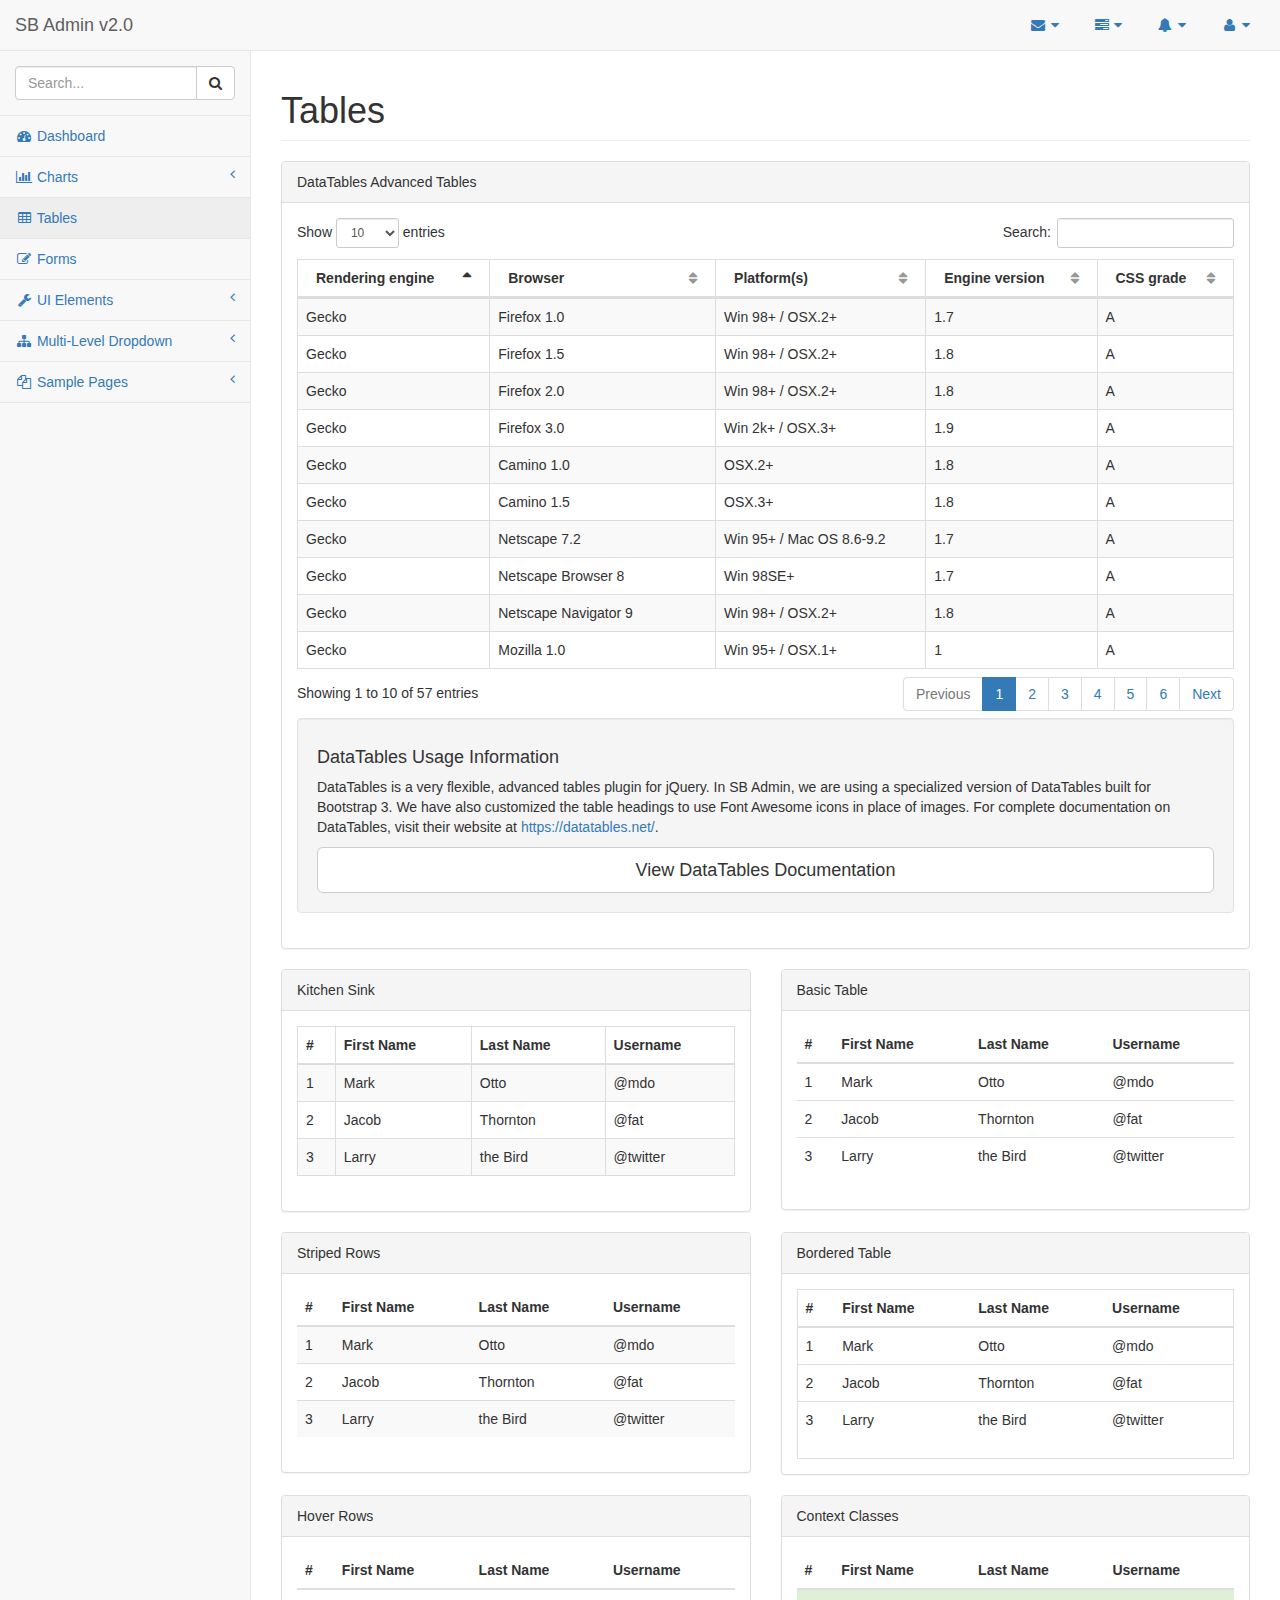
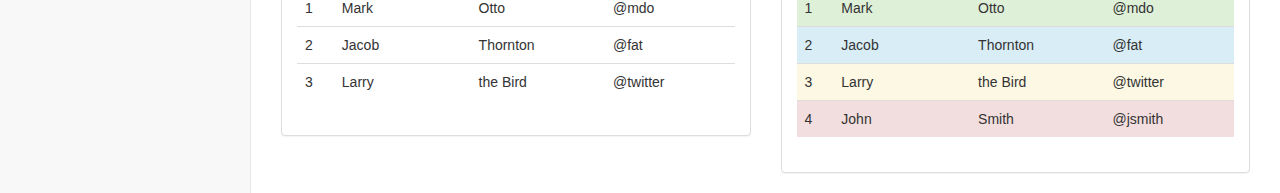
<file: pages/tables.html>
<!DOCTYPE html>
<html lang="en">

<head>

    <meta charset="utf-8">
    <meta http-equiv="X-UA-Compatible" content="IE=edge">
    <meta name="viewport" content="width=device-width, initial-scale=1">
    <meta name="description" content="">
    <meta name="author" content="">

    <title>SB Admin 2 - Bootstrap Admin Theme</title>

    <!-- Bootstrap Core CSS -->
    <link href="../vendor/bootstrap/css/bootstrap.min.css" rel="stylesheet">

    <!-- MetisMenu CSS -->
    <link href="../vendor/metisMenu/metisMenu.min.css" rel="stylesheet">

    <!-- DataTables CSS -->
    <link href="../vendor/datatables-plugins/dataTables.bootstrap.css" rel="stylesheet">

    <!-- DataTables Responsive CSS -->
    <link href="../vendor/datatables-responsive/dataTables.responsive.css" rel="stylesheet">

    <!-- Custom CSS -->
    <link href="../dist/css/sb-admin-2.css" rel="stylesheet">

    <!-- Custom Fonts -->
    <link href="../vendor/font-awesome/css/font-awesome.min.css" rel="stylesheet" type="text/css">

    <!-- HTML5 Shim and Respond.js IE8 support of HTML5 elements and media queries -->
    <!-- WARNING: Respond.js doesn't work if you view the page via file:// -->
    <!--[if lt IE 9]>
        <script src="https://oss.maxcdn.com/libs/html5shiv/3.7.0/html5shiv.js"></script>
        <script src="https://oss.maxcdn.com/libs/respond.js/1.4.2/respond.min.js"></script>
    <![endif]-->

</head>

<body>

    <div id="wrapper">

        <!-- Navigation -->
        <nav class="navbar navbar-default navbar-static-top" role="navigation" style="margin-bottom: 0">
            <div class="navbar-header">
                <button type="button" class="navbar-toggle" data-toggle="collapse" data-target=".navbar-collapse">
                    <span class="sr-only">Toggle navigation</span>
                    <span class="icon-bar"></span>
                    <span class="icon-bar"></span>
                    <span class="icon-bar"></span>
                </button>
                <a class="navbar-brand" href="index.html">SB Admin v2.0</a>
            </div>
            <!-- /.navbar-header -->

            <ul class="nav navbar-top-links navbar-right">
                <li class="dropdown">
                    <a class="dropdown-toggle" data-toggle="dropdown" href="#">
                        <i class="fa fa-envelope fa-fw"></i> <i class="fa fa-caret-down"></i>
                    </a>
                    <ul class="dropdown-menu dropdown-messages">
                        <li>
                            <a href="#">
                                <div>
                                    <strong>John Smith</strong>
                                    <span class="pull-right text-muted">
                                        <em>Yesterday</em>
                                    </span>
                                </div>
                                <div>Lorem ipsum dolor sit amet, consectetur adipiscing elit. Pellentesque eleifend...</div>
                            </a>
                        </li>
                        <li class="divider"></li>
                        <li>
                            <a href="#">
                                <div>
                                    <strong>John Smith</strong>
                                    <span class="pull-right text-muted">
                                        <em>Yesterday</em>
                                    </span>
                                </div>
                                <div>Lorem ipsum dolor sit amet, consectetur adipiscing elit. Pellentesque eleifend...</div>
                            </a>
                        </li>
                        <li class="divider"></li>
                        <li>
                            <a href="#">
                                <div>
                                    <strong>John Smith</strong>
                                    <span class="pull-right text-muted">
                                        <em>Yesterday</em>
                                    </span>
                                </div>
                                <div>Lorem ipsum dolor sit amet, consectetur adipiscing elit. Pellentesque eleifend...</div>
                            </a>
                        </li>
                        <li class="divider"></li>
                        <li>
                            <a class="text-center" href="#">
                                <strong>Read All Messages</strong>
                                <i class="fa fa-angle-right"></i>
                            </a>
                        </li>
                    </ul>
                    <!-- /.dropdown-messages -->
                </li>
                <!-- /.dropdown -->
                <li class="dropdown">
                    <a class="dropdown-toggle" data-toggle="dropdown" href="#">
                        <i class="fa fa-tasks fa-fw"></i> <i class="fa fa-caret-down"></i>
                    </a>
                    <ul class="dropdown-menu dropdown-tasks">
                        <li>
                            <a href="#">
                                <div>
                                    <p>
                                        <strong>Task 1</strong>
                                        <span class="pull-right text-muted">40% Complete</span>
                                    </p>
                                    <div class="progress progress-striped active">
                                        <div class="progress-bar progress-bar-success" role="progressbar" aria-valuenow="40" aria-valuemin="0" aria-valuemax="100" style="width: 40%">
                                            <span class="sr-only">40% Complete (success)</span>
                                        </div>
                                    </div>
                                </div>
                            </a>
                        </li>
                        <li class="divider"></li>
                        <li>
                            <a href="#">
                                <div>
                                    <p>
                                        <strong>Task 2</strong>
                                        <span class="pull-right text-muted">20% Complete</span>
                                    </p>
                                    <div class="progress progress-striped active">
                                        <div class="progress-bar progress-bar-info" role="progressbar" aria-valuenow="20" aria-valuemin="0" aria-valuemax="100" style="width: 20%">
                                            <span class="sr-only">20% Complete</span>
                                        </div>
                                    </div>
                                </div>
                            </a>
                        </li>
                        <li class="divider"></li>
                        <li>
                            <a href="#">
                                <div>
                                    <p>
                                        <strong>Task 3</strong>
                                        <span class="pull-right text-muted">60% Complete</span>
                                    </p>
                                    <div class="progress progress-striped active">
                                        <div class="progress-bar progress-bar-warning" role="progressbar" aria-valuenow="60" aria-valuemin="0" aria-valuemax="100" style="width: 60%">
                                            <span class="sr-only">60% Complete (warning)</span>
                                        </div>
                                    </div>
                                </div>
                            </a>
                        </li>
                        <li class="divider"></li>
                        <li>
                            <a href="#">
                                <div>
                                    <p>
                                        <strong>Task 4</strong>
                                        <span class="pull-right text-muted">80% Complete</span>
                                    </p>
                                    <div class="progress progress-striped active">
                                        <div class="progress-bar progress-bar-danger" role="progressbar" aria-valuenow="80" aria-valuemin="0" aria-valuemax="100" style="width: 80%">
                                            <span class="sr-only">80% Complete (danger)</span>
                                        </div>
                                    </div>
                                </div>
                            </a>
                        </li>
                        <li class="divider"></li>
                        <li>
                            <a class="text-center" href="#">
                                <strong>See All Tasks</strong>
                                <i class="fa fa-angle-right"></i>
                            </a>
                        </li>
                    </ul>
                    <!-- /.dropdown-tasks -->
                </li>
                <!-- /.dropdown -->
                <li class="dropdown">
                    <a class="dropdown-toggle" data-toggle="dropdown" href="#">
                        <i class="fa fa-bell fa-fw"></i> <i class="fa fa-caret-down"></i>
                    </a>
                    <ul class="dropdown-menu dropdown-alerts">
                        <li>
                            <a href="#">
                                <div>
                                    <i class="fa fa-comment fa-fw"></i> New Comment
                                    <span class="pull-right text-muted small">4 minutes ago</span>
                                </div>
                            </a>
                        </li>
                        <li class="divider"></li>
                        <li>
                            <a href="#">
                                <div>
                                    <i class="fa fa-twitter fa-fw"></i> 3 New Followers
                                    <span class="pull-right text-muted small">12 minutes ago</span>
                                </div>
                            </a>
                        </li>
                        <li class="divider"></li>
                        <li>
                            <a href="#">
                                <div>
                                    <i class="fa fa-envelope fa-fw"></i> Message Sent
                                    <span class="pull-right text-muted small">4 minutes ago</span>
                                </div>
                            </a>
                        </li>
                        <li class="divider"></li>
                        <li>
                            <a href="#">
                                <div>
                                    <i class="fa fa-tasks fa-fw"></i> New Task
                                    <span class="pull-right text-muted small">4 minutes ago</span>
                                </div>
                            </a>
                        </li>
                        <li class="divider"></li>
                        <li>
                            <a href="#">
                                <div>
                                    <i class="fa fa-upload fa-fw"></i> Server Rebooted
                                    <span class="pull-right text-muted small">4 minutes ago</span>
                                </div>
                            </a>
                        </li>
                        <li class="divider"></li>
                        <li>
                            <a class="text-center" href="#">
                                <strong>See All Alerts</strong>
                                <i class="fa fa-angle-right"></i>
                            </a>
                        </li>
                    </ul>
                    <!-- /.dropdown-alerts -->
                </li>
                <!-- /.dropdown -->
                <li class="dropdown">
                    <a class="dropdown-toggle" data-toggle="dropdown" href="#">
                        <i class="fa fa-user fa-fw"></i> <i class="fa fa-caret-down"></i>
                    </a>
                    <ul class="dropdown-menu dropdown-user">
                        <li><a href="#"><i class="fa fa-user fa-fw"></i> User Profile</a>
                        </li>
                        <li><a href="#"><i class="fa fa-gear fa-fw"></i> Settings</a>
                        </li>
                        <li class="divider"></li>
                        <li><a href="login.html"><i class="fa fa-sign-out fa-fw"></i> Logout</a>
                        </li>
                    </ul>
                    <!-- /.dropdown-user -->
                </li>
                <!-- /.dropdown -->
            </ul>
            <!-- /.navbar-top-links -->

            <div class="navbar-default sidebar" role="navigation">
                <div class="sidebar-nav navbar-collapse">
                    <ul class="nav" id="side-menu">
                        <li class="sidebar-search">
                            <div class="input-group custom-search-form">
                                <input type="text" class="form-control" placeholder="Search...">
                                <span class="input-group-btn">
                                <button class="btn btn-default" type="button">
                                    <i class="fa fa-search"></i>
                                </button>
                            </span>
                            </div>
                            <!-- /input-group -->
                        </li>
                        <li>
                            <a href="index.html"><i class="fa fa-dashboard fa-fw"></i> Dashboard</a>
                        </li>
                        <li>
                            <a href="#"><i class="fa fa-bar-chart-o fa-fw"></i> Charts<span class="fa arrow"></span></a>
                            <ul class="nav nav-second-level">
                                <li>
                                    <a href="flot.html">Flot Charts</a>
                                </li>
                                <li>
                                    <a href="morris.html">Morris.js Charts</a>
                                </li>
                            </ul>
                            <!-- /.nav-second-level -->
                        </li>
                        <li>
                            <a href="tables.html"><i class="fa fa-table fa-fw"></i> Tables</a>
                        </li>
                        <li>
                            <a href="forms.html"><i class="fa fa-edit fa-fw"></i> Forms</a>
                        </li>
                        <li>
                            <a href="#"><i class="fa fa-wrench fa-fw"></i> UI Elements<span class="fa arrow"></span></a>
                            <ul class="nav nav-second-level">
                                <li>
                                    <a href="panels-wells.html">Panels and Wells</a>
                                </li>
                                <li>
                                    <a href="buttons.html">Buttons</a>
                                </li>
                                <li>
                                    <a href="notifications.html">Notifications</a>
                                </li>
                                <li>
                                    <a href="typography.html">Typography</a>
                                </li>
                                <li>
                                    <a href="icons.html"> Icons</a>
                                </li>
                                <li>
                                    <a href="grid.html">Grid</a>
                                </li>
                            </ul>
                            <!-- /.nav-second-level -->
                        </li>
                        <li>
                            <a href="#"><i class="fa fa-sitemap fa-fw"></i> Multi-Level Dropdown<span class="fa arrow"></span></a>
                            <ul class="nav nav-second-level">
                                <li>
                                    <a href="#">Second Level Item</a>
                                </li>
                                <li>
                                    <a href="#">Second Level Item</a>
                                </li>
                                <li>
                                    <a href="#">Third Level <span class="fa arrow"></span></a>
                                    <ul class="nav nav-third-level">
                                        <li>
                                            <a href="#">Third Level Item</a>
                                        </li>
                                        <li>
                                            <a href="#">Third Level Item</a>
                                        </li>
                                        <li>
                                            <a href="#">Third Level Item</a>
                                        </li>
                                        <li>
                                            <a href="#">Third Level Item</a>
                                        </li>
                                    </ul>
                                    <!-- /.nav-third-level -->
                                </li>
                            </ul>
                            <!-- /.nav-second-level -->
                        </li>
                        <li>
                            <a href="#"><i class="fa fa-files-o fa-fw"></i> Sample Pages<span class="fa arrow"></span></a>
                            <ul class="nav nav-second-level">
                                <li>
                                    <a href="blank.html">Blank Page</a>
                                </li>
                                <li>
                                    <a href="login.html">Login Page</a>
                                </li>
                            </ul>
                            <!-- /.nav-second-level -->
                        </li>
                    </ul>
                </div>
                <!-- /.sidebar-collapse -->
            </div>
            <!-- /.navbar-static-side -->
        </nav>

        <div id="page-wrapper">
            <div class="row">
                <div class="col-lg-12">
                    <h1 class="page-header">Tables</h1>
                </div>
                <!-- /.col-lg-12 -->
            </div>
            <!-- /.row -->
            <div class="row">
                <div class="col-lg-12">
                    <div class="panel panel-default">
                        <div class="panel-heading">
                            DataTables Advanced Tables
                        </div>
                        <!-- /.panel-heading -->
                        <div class="panel-body">
                            <table width="100%" class="table table-striped table-bordered table-hover" id="dataTables-example">
                                <thead>
                                    <tr>
                                        <th>Rendering engine</th>
                                        <th>Browser</th>
                                        <th>Platform(s)</th>
                                        <th>Engine version</th>
                                        <th>CSS grade</th>
                                    </tr>
                                </thead>
                                <tbody>
                                    <tr class="odd gradeX">
                                        <td>Trident</td>
                                        <td>Internet Explorer 4.0</td>
                                        <td>Win 95+</td>
                                        <td class="center">4</td>
                                        <td class="center">X</td>
                                    </tr>
                                    <tr class="even gradeC">
                                        <td>Trident</td>
                                        <td>Internet Explorer 5.0</td>
                                        <td>Win 95+</td>
                                        <td class="center">5</td>
                                        <td class="center">C</td>
                                    </tr>
                                    <tr class="odd gradeA">
                                        <td>Trident</td>
                                        <td>Internet Explorer 5.5</td>
                                        <td>Win 95+</td>
                                        <td class="center">5.5</td>
                                        <td class="center">A</td>
                                    </tr>
                                    <tr class="even gradeA">
                                        <td>Trident</td>
                                        <td>Internet Explorer 6</td>
                                        <td>Win 98+</td>
                                        <td class="center">6</td>
                                        <td class="center">A</td>
                                    </tr>
                                    <tr class="odd gradeA">
                                        <td>Trident</td>
                                        <td>Internet Explorer 7</td>
                                        <td>Win XP SP2+</td>
                                        <td class="center">7</td>
                                        <td class="center">A</td>
                                    </tr>
                                    <tr class="even gradeA">
                                        <td>Trident</td>
                                        <td>AOL browser (AOL desktop)</td>
                                        <td>Win XP</td>
                                        <td class="center">6</td>
                                        <td class="center">A</td>
                                    </tr>
                                    <tr class="gradeA">
                                        <td>Gecko</td>
                                        <td>Firefox 1.0</td>
                                        <td>Win 98+ / OSX.2+</td>
                                        <td class="center">1.7</td>
                                        <td class="center">A</td>
                                    </tr>
                                    <tr class="gradeA">
                                        <td>Gecko</td>
                                        <td>Firefox 1.5</td>
                                        <td>Win 98+ / OSX.2+</td>
                                        <td class="center">1.8</td>
                                        <td class="center">A</td>
                                    </tr>
                                    <tr class="gradeA">
                                        <td>Gecko</td>
                                        <td>Firefox 2.0</td>
                                        <td>Win 98+ / OSX.2+</td>
                                        <td class="center">1.8</td>
                                        <td class="center">A</td>
                                    </tr>
                                    <tr class="gradeA">
                                        <td>Gecko</td>
                                        <td>Firefox 3.0</td>
                                        <td>Win 2k+ / OSX.3+</td>
                                        <td class="center">1.9</td>
                                        <td class="center">A</td>
                                    </tr>
                                    <tr class="gradeA">
                                        <td>Gecko</td>
                                        <td>Camino 1.0</td>
                                        <td>OSX.2+</td>
                                        <td class="center">1.8</td>
                                        <td class="center">A</td>
                                    </tr>
                                    <tr class="gradeA">
                                        <td>Gecko</td>
                                        <td>Camino 1.5</td>
                                        <td>OSX.3+</td>
                                        <td class="center">1.8</td>
                                        <td class="center">A</td>
                                    </tr>
                                    <tr class="gradeA">
                                        <td>Gecko</td>
                                        <td>Netscape 7.2</td>
                                        <td>Win 95+ / Mac OS 8.6-9.2</td>
                                        <td class="center">1.7</td>
                                        <td class="center">A</td>
                                    </tr>
                                    <tr class="gradeA">
                                        <td>Gecko</td>
                                        <td>Netscape Browser 8</td>
                                        <td>Win 98SE+</td>
                                        <td class="center">1.7</td>
                                        <td class="center">A</td>
                                    </tr>
                                    <tr class="gradeA">
                                        <td>Gecko</td>
                                        <td>Netscape Navigator 9</td>
                                        <td>Win 98+ / OSX.2+</td>
                                        <td class="center">1.8</td>
                                        <td class="center">A</td>
                                    </tr>
                                    <tr class="gradeA">
                                        <td>Gecko</td>
                                        <td>Mozilla 1.0</td>
                                        <td>Win 95+ / OSX.1+</td>
                                        <td class="center">1</td>
                                        <td class="center">A</td>
                                    </tr>
                                    <tr class="gradeA">
                                        <td>Gecko</td>
                                        <td>Mozilla 1.1</td>
                                        <td>Win 95+ / OSX.1+</td>
                                        <td class="center">1.1</td>
                                        <td class="center">A</td>
                                    </tr>
                                    <tr class="gradeA">
                                        <td>Gecko</td>
                                        <td>Mozilla 1.2</td>
                                        <td>Win 95+ / OSX.1+</td>
                                        <td class="center">1.2</td>
                                        <td class="center">A</td>
                                    </tr>
                                    <tr class="gradeA">
                                        <td>Gecko</td>
                                        <td>Mozilla 1.3</td>
                                        <td>Win 95+ / OSX.1+</td>
                                        <td class="center">1.3</td>
                                        <td class="center">A</td>
                                    </tr>
                                    <tr class="gradeA">
                                        <td>Gecko</td>
                                        <td>Mozilla 1.4</td>
                                        <td>Win 95+ / OSX.1+</td>
                                        <td class="center">1.4</td>
                                        <td class="center">A</td>
                                    </tr>
                                    <tr class="gradeA">
                                        <td>Gecko</td>
                                        <td>Mozilla 1.5</td>
                                        <td>Win 95+ / OSX.1+</td>
                                        <td class="center">1.5</td>
                                        <td class="center">A</td>
                                    </tr>
                                    <tr class="gradeA">
                                        <td>Gecko</td>
                                        <td>Mozilla 1.6</td>
                                        <td>Win 95+ / OSX.1+</td>
                                        <td class="center">1.6</td>
                                        <td class="center">A</td>
                                    </tr>
                                    <tr class="gradeA">
                                        <td>Gecko</td>
                                        <td>Mozilla 1.7</td>
                                        <td>Win 98+ / OSX.1+</td>
                                        <td class="center">1.7</td>
                                        <td class="center">A</td>
                                    </tr>
                                    <tr class="gradeA">
                                        <td>Gecko</td>
                                        <td>Mozilla 1.8</td>
                                        <td>Win 98+ / OSX.1+</td>
                                        <td class="center">1.8</td>
                                        <td class="center">A</td>
                                    </tr>
                                    <tr class="gradeA">
                                        <td>Gecko</td>
                                        <td>Seamonkey 1.1</td>
                                        <td>Win 98+ / OSX.2+</td>
                                        <td class="center">1.8</td>
                                        <td class="center">A</td>
                                    </tr>
                                    <tr class="gradeA">
                                        <td>Gecko</td>
                                        <td>Epiphany 2.20</td>
                                        <td>Gnome</td>
                                        <td class="center">1.8</td>
                                        <td class="center">A</td>
                                    </tr>
                                    <tr class="gradeA">
                                        <td>Webkit</td>
                                        <td>Safari 1.2</td>
                                        <td>OSX.3</td>
                                        <td class="center">125.5</td>
                                        <td class="center">A</td>
                                    </tr>
                                    <tr class="gradeA">
                                        <td>Webkit</td>
                                        <td>Safari 1.3</td>
                                        <td>OSX.3</td>
                                        <td class="center">312.8</td>
                                        <td class="center">A</td>
                                    </tr>
                                    <tr class="gradeA">
                                        <td>Webkit</td>
                                        <td>Safari 2.0</td>
                                        <td>OSX.4+</td>
                                        <td class="center">419.3</td>
                                        <td class="center">A</td>
                                    </tr>
                                    <tr class="gradeA">
                                        <td>Webkit</td>
                                        <td>Safari 3.0</td>
                                        <td>OSX.4+</td>
                                        <td class="center">522.1</td>
                                        <td class="center">A</td>
                                    </tr>
                                    <tr class="gradeA">
                                        <td>Webkit</td>
                                        <td>OmniWeb 5.5</td>
                                        <td>OSX.4+</td>
                                        <td class="center">420</td>
                                        <td class="center">A</td>
                                    </tr>
                                    <tr class="gradeA">
                                        <td>Webkit</td>
                                        <td>iPod Touch / iPhone</td>
                                        <td>iPod</td>
                                        <td class="center">420.1</td>
                                        <td class="center">A</td>
                                    </tr>
                                    <tr class="gradeA">
                                        <td>Webkit</td>
                                        <td>S60</td>
                                        <td>S60</td>
                                        <td class="center">413</td>
                                        <td class="center">A</td>
                                    </tr>
                                    <tr class="gradeA">
                                        <td>Presto</td>
                                        <td>Opera 7.0</td>
                                        <td>Win 95+ / OSX.1+</td>
                                        <td class="center">-</td>
                                        <td class="center">A</td>
                                    </tr>
                                    <tr class="gradeA">
                                        <td>Presto</td>
                                        <td>Opera 7.5</td>
                                        <td>Win 95+ / OSX.2+</td>
                                        <td class="center">-</td>
                                        <td class="center">A</td>
                                    </tr>
                                    <tr class="gradeA">
                                        <td>Presto</td>
                                        <td>Opera 8.0</td>
                                        <td>Win 95+ / OSX.2+</td>
                                        <td class="center">-</td>
                                        <td class="center">A</td>
                                    </tr>
                                    <tr class="gradeA">
                                        <td>Presto</td>
                                        <td>Opera 8.5</td>
                                        <td>Win 95+ / OSX.2+</td>
                                        <td class="center">-</td>
                                        <td class="center">A</td>
                                    </tr>
                                    <tr class="gradeA">
                                        <td>Presto</td>
                                        <td>Opera 9.0</td>
                                        <td>Win 95+ / OSX.3+</td>
                                        <td class="center">-</td>
                                        <td class="center">A</td>
                                    </tr>
                                    <tr class="gradeA">
                                        <td>Presto</td>
                                        <td>Opera 9.2</td>
                                        <td>Win 88+ / OSX.3+</td>
                                        <td class="center">-</td>
                                        <td class="center">A</td>
                                    </tr>
                                    <tr class="gradeA">
                                        <td>Presto</td>
                                        <td>Opera 9.5</td>
                                        <td>Win 88+ / OSX.3+</td>
                                        <td class="center">-</td>
                                        <td class="center">A</td>
                                    </tr>
                                    <tr class="gradeA">
                                        <td>Presto</td>
                                        <td>Opera for Wii</td>
                                        <td>Wii</td>
                                        <td class="center">-</td>
                                        <td class="center">A</td>
                                    </tr>
                                    <tr class="gradeA">
                                        <td>Presto</td>
                                        <td>Nokia N800</td>
                                        <td>N800</td>
                                        <td class="center">-</td>
                                        <td class="center">A</td>
                                    </tr>
                                    <tr class="gradeA">
                                        <td>Presto</td>
                                        <td>Nintendo DS browser</td>
                                        <td>Nintendo DS</td>
                                        <td class="center">8.5</td>
                                        <td class="center">C/A<sup>1</sup>
                                        </td>
                                    </tr>
                                    <tr class="gradeC">
                                        <td>KHTML</td>
                                        <td>Konqureror 3.1</td>
                                        <td>KDE 3.1</td>
                                        <td class="center">3.1</td>
                                        <td class="center">C</td>
                                    </tr>
                                    <tr class="gradeA">
                                        <td>KHTML</td>
                                        <td>Konqureror 3.3</td>
                                        <td>KDE 3.3</td>
                                        <td class="center">3.3</td>
                                        <td class="center">A</td>
                                    </tr>
                                    <tr class="gradeA">
                                        <td>KHTML</td>
                                        <td>Konqureror 3.5</td>
                                        <td>KDE 3.5</td>
                                        <td class="center">3.5</td>
                                        <td class="center">A</td>
                                    </tr>
                                    <tr class="gradeX">
                                        <td>Tasman</td>
                                        <td>Internet Explorer 4.5</td>
                                        <td>Mac OS 8-9</td>
                                        <td class="center">-</td>
                                        <td class="center">X</td>
                                    </tr>
                                    <tr class="gradeC">
                                        <td>Tasman</td>
                                        <td>Internet Explorer 5.1</td>
                                        <td>Mac OS 7.6-9</td>
                                        <td class="center">1</td>
                                        <td class="center">C</td>
                                    </tr>
                                    <tr class="gradeC">
                                        <td>Tasman</td>
                                        <td>Internet Explorer 5.2</td>
                                        <td>Mac OS 8-X</td>
                                        <td class="center">1</td>
                                        <td class="center">C</td>
                                    </tr>
                                    <tr class="gradeA">
                                        <td>Misc</td>
                                        <td>NetFront 3.1</td>
                                        <td>Embedded devices</td>
                                        <td class="center">-</td>
                                        <td class="center">C</td>
                                    </tr>
                                    <tr class="gradeA">
                                        <td>Misc</td>
                                        <td>NetFront 3.4</td>
                                        <td>Embedded devices</td>
                                        <td class="center">-</td>
                                        <td class="center">A</td>
                                    </tr>
                                    <tr class="gradeX">
                                        <td>Misc</td>
                                        <td>Dillo 0.8</td>
                                        <td>Embedded devices</td>
                                        <td class="center">-</td>
                                        <td class="center">X</td>
                                    </tr>
                                    <tr class="gradeX">
                                        <td>Misc</td>
                                        <td>Links</td>
                                        <td>Text only</td>
                                        <td class="center">-</td>
                                        <td class="center">X</td>
                                    </tr>
                                    <tr class="gradeX">
                                        <td>Misc</td>
                                        <td>Lynx</td>
                                        <td>Text only</td>
                                        <td class="center">-</td>
                                        <td class="center">X</td>
                                    </tr>
                                    <tr class="gradeC">
                                        <td>Misc</td>
                                        <td>IE Mobile</td>
                                        <td>Windows Mobile 6</td>
                                        <td class="center">-</td>
                                        <td class="center">C</td>
                                    </tr>
                                    <tr class="gradeC">
                                        <td>Misc</td>
                                        <td>PSP browser</td>
                                        <td>PSP</td>
                                        <td class="center">-</td>
                                        <td class="center">C</td>
                                    </tr>
                                    <tr class="gradeU">
                                        <td>Other browsers</td>
                                        <td>All others</td>
                                        <td>-</td>
                                        <td class="center">-</td>
                                        <td class="center">U</td>
                                    </tr>
                                </tbody>
                            </table>
                            <!-- /.table-responsive -->
                            <div class="well">
                                <h4>DataTables Usage Information</h4>
                                <p>DataTables is a very flexible, advanced tables plugin for jQuery. In SB Admin, we are using a specialized version of DataTables built for Bootstrap 3. We have also customized the table headings to use Font Awesome icons in place of images. For complete documentation on DataTables, visit their website at <a target="_blank" href="https://datatables.net/">https://datatables.net/</a>.</p>
                                <a class="btn btn-default btn-lg btn-block" target="_blank" href="https://datatables.net/">View DataTables Documentation</a>
                            </div>
                        </div>
                        <!-- /.panel-body -->
                    </div>
                    <!-- /.panel -->
                </div>
                <!-- /.col-lg-12 -->
            </div>
            <!-- /.row -->
            <div class="row">
                <div class="col-lg-6">
                    <div class="panel panel-default">
                        <div class="panel-heading">
                            Kitchen Sink
                        </div>
                        <!-- /.panel-heading -->
                        <div class="panel-body">
                            <div class="table-responsive">
                                <table class="table table-striped table-bordered table-hover">
                                    <thead>
                                        <tr>
                                            <th>#</th>
                                            <th>First Name</th>
                                            <th>Last Name</th>
                                            <th>Username</th>
                                        </tr>
                                    </thead>
                                    <tbody>
                                        <tr>
                                            <td>1</td>
                                            <td>Mark</td>
                                            <td>Otto</td>
                                            <td>@mdo</td>
                                        </tr>
                                        <tr>
                                            <td>2</td>
                                            <td>Jacob</td>
                                            <td>Thornton</td>
                                            <td>@fat</td>
                                        </tr>
                                        <tr>
                                            <td>3</td>
                                            <td>Larry</td>
                                            <td>the Bird</td>
                                            <td>@twitter</td>
                                        </tr>
                                    </tbody>
                                </table>
                            </div>
                            <!-- /.table-responsive -->
                        </div>
                        <!-- /.panel-body -->
                    </div>
                    <!-- /.panel -->
                </div>
                <!-- /.col-lg-6 -->
                <div class="col-lg-6">
                    <div class="panel panel-default">
                        <div class="panel-heading">
                            Basic Table
                        </div>
                        <!-- /.panel-heading -->
                        <div class="panel-body">
                            <div class="table-responsive">
                                <table class="table">
                                    <thead>
                                        <tr>
                                            <th>#</th>
                                            <th>First Name</th>
                                            <th>Last Name</th>
                                            <th>Username</th>
                                        </tr>
                                    </thead>
                                    <tbody>
                                        <tr>
                                            <td>1</td>
                                            <td>Mark</td>
                                            <td>Otto</td>
                                            <td>@mdo</td>
                                        </tr>
                                        <tr>
                                            <td>2</td>
                                            <td>Jacob</td>
                                            <td>Thornton</td>
                                            <td>@fat</td>
                                        </tr>
                                        <tr>
                                            <td>3</td>
                                            <td>Larry</td>
                                            <td>the Bird</td>
                                            <td>@twitter</td>
                                        </tr>
                                    </tbody>
                                </table>
                            </div>
                            <!-- /.table-responsive -->
                        </div>
                        <!-- /.panel-body -->
                    </div>
                    <!-- /.panel -->
                </div>
                <!-- /.col-lg-6 -->
            </div>
            <!-- /.row -->
            <div class="row">
                <div class="col-lg-6">
                    <div class="panel panel-default">
                        <div class="panel-heading">
                            Striped Rows
                        </div>
                        <!-- /.panel-heading -->
                        <div class="panel-body">
                            <div class="table-responsive">
                                <table class="table table-striped">
                                    <thead>
                                        <tr>
                                            <th>#</th>
                                            <th>First Name</th>
                                            <th>Last Name</th>
                                            <th>Username</th>
                                        </tr>
                                    </thead>
                                    <tbody>
                                        <tr>
                                            <td>1</td>
                                            <td>Mark</td>
                                            <td>Otto</td>
                                            <td>@mdo</td>
                                        </tr>
                                        <tr>
                                            <td>2</td>
                                            <td>Jacob</td>
                                            <td>Thornton</td>
                                            <td>@fat</td>
                                        </tr>
                                        <tr>
                                            <td>3</td>
                                            <td>Larry</td>
                                            <td>the Bird</td>
                                            <td>@twitter</td>
                                        </tr>
                                    </tbody>
                                </table>
                            </div>
                            <!-- /.table-responsive -->
                        </div>
                        <!-- /.panel-body -->
                    </div>
                    <!-- /.panel -->
                </div>
                <!-- /.col-lg-6 -->
                <div class="col-lg-6">
                    <div class="panel panel-default">
                        <div class="panel-heading">
                            Bordered Table
                        </div>
                        <!-- /.panel-heading -->
                        <div class="panel-body">
                            <div class="table-responsive table-bordered">
                                <table class="table">
                                    <thead>
                                        <tr>
                                            <th>#</th>
                                            <th>First Name</th>
                                            <th>Last Name</th>
                                            <th>Username</th>
                                        </tr>
                                    </thead>
                                    <tbody>
                                        <tr>
                                            <td>1</td>
                                            <td>Mark</td>
                                            <td>Otto</td>
                                            <td>@mdo</td>
                                        </tr>
                                        <tr>
                                            <td>2</td>
                                            <td>Jacob</td>
                                            <td>Thornton</td>
                                            <td>@fat</td>
                                        </tr>
                                        <tr>
                                            <td>3</td>
                                            <td>Larry</td>
                                            <td>the Bird</td>
                                            <td>@twitter</td>
                                        </tr>
                                    </tbody>
                                </table>
                            </div>
                            <!-- /.table-responsive -->
                        </div>
                        <!-- /.panel-body -->
                    </div>
                    <!-- /.panel -->
                </div>
                <!-- /.col-lg-6 -->
            </div>
            <!-- /.row -->
            <div class="row">
                <div class="col-lg-6">
                    <div class="panel panel-default">
                        <div class="panel-heading">
                            Hover Rows
                        </div>
                        <!-- /.panel-heading -->
                        <div class="panel-body">
                            <div class="table-responsive">
                                <table class="table table-hover">
                                    <thead>
                                        <tr>
                                            <th>#</th>
                                            <th>First Name</th>
                                            <th>Last Name</th>
                                            <th>Username</th>
                                        </tr>
                                    </thead>
                                    <tbody>
                                        <tr>
                                            <td>1</td>
                                            <td>Mark</td>
                                            <td>Otto</td>
                                            <td>@mdo</td>
                                        </tr>
                                        <tr>
                                            <td>2</td>
                                            <td>Jacob</td>
                                            <td>Thornton</td>
                                            <td>@fat</td>
                                        </tr>
                                        <tr>
                                            <td>3</td>
                                            <td>Larry</td>
                                            <td>the Bird</td>
                                            <td>@twitter</td>
                                        </tr>
                                    </tbody>
                                </table>
                            </div>
                            <!-- /.table-responsive -->
                        </div>
                        <!-- /.panel-body -->
                    </div>
                    <!-- /.panel -->
                </div>
                <!-- /.col-lg-6 -->
                <div class="col-lg-6">
                    <div class="panel panel-default">
                        <div class="panel-heading">
                            Context Classes
                        </div>
                        <!-- /.panel-heading -->
                        <div class="panel-body">
                            <div class="table-responsive">
                                <table class="table">
                                    <thead>
                                        <tr>
                                            <th>#</th>
                                            <th>First Name</th>
                                            <th>Last Name</th>
                                            <th>Username</th>
                                        </tr>
                                    </thead>
                                    <tbody>
                                        <tr class="success">
                                            <td>1</td>
                                            <td>Mark</td>
                                            <td>Otto</td>
                                            <td>@mdo</td>
                                        </tr>
                                        <tr class="info">
                                            <td>2</td>
                                            <td>Jacob</td>
                                            <td>Thornton</td>
                                            <td>@fat</td>
                                        </tr>
                                        <tr class="warning">
                                            <td>3</td>
                                            <td>Larry</td>
                                            <td>the Bird</td>
                                            <td>@twitter</td>
                                        </tr>
                                        <tr class="danger">
                                            <td>4</td>
                                            <td>John</td>
                                            <td>Smith</td>
                                            <td>@jsmith</td>
                                        </tr>
                                    </tbody>
                                </table>
                            </div>
                            <!-- /.table-responsive -->
                        </div>
                        <!-- /.panel-body -->
                    </div>
                    <!-- /.panel -->
                </div>
                <!-- /.col-lg-6 -->
            </div>
            <!-- /.row -->
        </div>
        <!-- /#page-wrapper -->

    </div>
    <!-- /#wrapper -->

    <!-- jQuery -->
    <script src="../vendor/jquery/jquery.min.js"></script>

    <!-- Bootstrap Core JavaScript -->
    <script src="../vendor/bootstrap/js/bootstrap.min.js"></script>

    <!-- Metis Menu Plugin JavaScript -->
    <script src="../vendor/metisMenu/metisMenu.min.js"></script>

    <!-- DataTables JavaScript -->
    <script src="../vendor/datatables/js/jquery.dataTables.min.js"></script>
    <script src="../vendor/datatables-plugins/dataTables.bootstrap.min.js"></script>
    <script src="../vendor/datatables-responsive/dataTables.responsive.js"></script>

    <!-- Custom Theme JavaScript -->
    <script src="../dist/js/sb-admin-2.js"></script>

    <!-- Page-Level Demo Scripts - Tables - Use for reference -->
    <script>
    $(document).ready(function() {
        $('#dataTables-example').DataTable({
            responsive: true
        });
    });
    </script>

</body>

</html>
</file>
<file: vendor/morrisjs/morris.css>
.morris-hover{position:absolute;z-index:1000}.morris-hover.morris-default-style{border-radius:10px;padding:6px;color:#666;background:rgba(255,255,255,0.8);border:solid 2px rgba(230,230,230,0.8);font-family:sans-serif;font-size:12px;text-align:center}.morris-hover.morris-default-style .morris-hover-row-label{font-weight:bold;margin:0.25em 0}
.morris-hover.morris-default-style .morris-hover-point{white-space:nowrap;margin:0.1em 0}
</file>
<file: vendor/datatables-responsive/dataTables.responsive.css>
table.dataTable.dtr-inline.collapsed > tbody > tr > td:first-child,
table.dataTable.dtr-inline.collapsed > tbody > tr > th:first-child {
  position: relative;
  padding-left: 30px;
  cursor: pointer;
}
table.dataTable.dtr-inline.collapsed > tbody > tr > td:first-child:before,
table.dataTable.dtr-inline.collapsed > tbody > tr > th:first-child:before {
  top: 8px;
  left: 4px;
  height: 16px;
  width: 16px;
  display: block;
  position: absolute;
  color: white;
  border: 2px solid white;
  border-radius: 16px;
  text-align: center;
  line-height: 14px;
  box-shadow: 0 0 3px #444;
  box-sizing: content-box;
  content: '+';
  background-color: #31b131;
}
table.dataTable.dtr-inline.collapsed > tbody > tr > td:first-child.dataTables_empty:before,
table.dataTable.dtr-inline.collapsed > tbody > tr > th:first-child.dataTables_empty:before {
  display: none;
}
table.dataTable.dtr-inline.collapsed > tbody > tr.parent > td:first-child:before,
table.dataTable.dtr-inline.collapsed > tbody > tr.parent > th:first-child:before {
  content: '-';
  background-color: #d33333;
}
table.dataTable.dtr-inline.collapsed > tbody > tr.child td:before {
  display: none;
}
table.dataTable.dtr-inline.collapsed.compact > tbody > tr > td:first-child,
table.dataTable.dtr-inline.collapsed.compact > tbody > tr > th:first-child {
  padding-left: 27px;
}
table.dataTable.dtr-inline.collapsed.compact > tbody > tr > td:first-child:before,
table.dataTable.dtr-inline.collapsed.compact > tbody > tr > th:first-child:before {
  top: 5px;
  left: 4px;
  height: 14px;
  width: 14px;
  border-radius: 14px;
  line-height: 12px;
}
table.dataTable.dtr-column > tbody > tr > td.control,
table.dataTable.dtr-column > tbody > tr > th.control {
  position: relative;
  cursor: pointer;
}
table.dataTable.dtr-column > tbody > tr > td.control:before,
table.dataTable.dtr-column > tbody > tr > th.control:before {
  top: 50%;
  left: 50%;
  height: 16px;
  width: 16px;
  margin-top: -10px;
  margin-left: -10px;
  display: block;
  position: absolute;
  color: white;
  border: 2px solid white;
  border-radius: 16px;
  text-align: center;
  line-height: 14px;
  box-shadow: 0 0 3px #444;
  box-sizing: content-box;
  content: '+';
  background-color: #31b131;
}
table.dataTable.dtr-column > tbody > tr.parent td.control:before,
table.dataTable.dtr-column > tbody > tr.parent th.control:before {
  content: '-';
  background-color: #d33333;
}
table.dataTable > tbody > tr.child {
  padding: 0.5em 1em;
}
table.dataTable > tbody > tr.child:hover {
  background: transparent !important;
}
table.dataTable > tbody > tr.child ul {
  display: inline-block;
  list-style-type: none;
  margin: 0;
  padding: 0;
}
table.dataTable > tbody > tr.child ul li {
  border-bottom: 1px solid #efefef;
  padding: 0.5em 0;
}
table.dataTable > tbody > tr.child ul li:first-child {
  padding-top: 0;
}
table.dataTable > tbody > tr.child ul li:last-child {
  border-bottom: none;
}
table.dataTable > tbody > tr.child span.dtr-title {
  display: inline-block;
  min-width: 75px;
  font-weight: bold;
}
</file>
<file: vendor/metisMenu/metisMenu.min.css>
/*
 * metismenu - v1.1.3
 * Easy menu jQuery plugin for Twitter Bootstrap 3
 * https://github.com/onokumus/metisMenu
 *
 * Made by Osman Nuri Okumus
 * Under MIT License
 */

.arrow{float:right;line-height:1.42857}.glyphicon.arrow:before{content:"\e079"}.active>a>.glyphicon.arrow:before{content:"\e114"}.fa.arrow:before{content:"\f104"}.active>a>.fa.arrow:before{content:"\f107"}.plus-times{float:right}.fa.plus-times:before{content:"\f067"}.active>a>.fa.plus-times{filter:progid:DXImageTransform.Microsoft.BasicImage(rotation=1);-webkit-transform:rotate(45deg);-moz-transform:rotate(45deg);-ms-transform:rotate(45deg);-o-transform:rotate(45deg);transform:rotate(45deg)}.plus-minus{float:right}.fa.plus-minus:before{content:"\f067"}.active>a>.fa.plus-minus:before{content:"\f068"}
</file>
<file: dist/css/sb-admin-2.css>
/*!
 * Start Bootstrap - SB Admin 2 v3.3.7+1 (http://startbootstrap.com/template-overviews/sb-admin-2)
 * Copyright 2013-2016 Start Bootstrap
 * Licensed under MIT (https://github.com/BlackrockDigital/startbootstrap/blob/gh-pages/LICENSE)
 */
body {
  background-color: #f8f8f8;
}
#wrapper {
  width: 100%;
}
#page-wrapper {
  padding: 0 15px;
  min-height: 568px;
  background-color: white;
}
@media (min-width: 768px) {
  #page-wrapper {
    position: inherit;
    margin: 0 0 0 250px;
    padding: 0 30px;
    border-left: 1px solid #e7e7e7;
  }
}
.navbar-top-links {
  margin-right: 0;
}
.navbar-top-links li {
  display: inline-block;
}
.navbar-top-links li:last-child {
  margin-right: 15px;
}
.navbar-top-links li a {
  padding: 15px;
  min-height: 50px;
}
.navbar-top-links .dropdown-menu li {
  display: block;
}
.navbar-top-links .dropdown-menu li:last-child {
  margin-right: 0;
}
.navbar-top-links .dropdown-menu li a {
  padding: 3px 20px;
  min-height: 0;
}
.navbar-top-links .dropdown-menu li a div {
  white-space: normal;
}
.navbar-top-links .dropdown-messages,
.navbar-top-links .dropdown-tasks,
.navbar-top-links .dropdown-alerts {
  width: 310px;
  min-width: 0;
}
.navbar-top-links .dropdown-messages {
  margin-left: 5px;
}
.navbar-top-links .dropdown-tasks {
  margin-left: -59px;
}
.navbar-top-links .dropdown-alerts {
  margin-left: -123px;
}
.navbar-top-links .dropdown-user {
  right: 0;
  left: auto;
}
.sidebar .sidebar-nav.navbar-collapse {
  padding-left: 0;
  padding-right: 0;
}
.sidebar .sidebar-search {
  padding: 15px;
}
.sidebar ul li {
  border-bottom: 1px solid #e7e7e7;
}
.sidebar ul li a.active {
  background-color: #eeeeee;
}
.sidebar .arrow {
  float: right;
}
.sidebar .fa.arrow:before {
  content: "\f104";
}
.sidebar .active > a > .fa.arrow:before {
  content: "\f107";
}
.sidebar .nav-second-level li,
.sidebar .nav-third-level li {
  border-bottom: none !important;
}
.sidebar .nav-second-level li a {
  padding-left: 37px;
}
.sidebar .nav-third-level li a {
  padding-left: 52px;
}
@media (min-width: 768px) {
  .sidebar {
    z-index: 1;
    position: absolute;
    width: 250px;
    margin-top: 51px;
  }
  .navbar-top-links .dropdown-messages,
  .navbar-top-links .dropdown-tasks,
  .navbar-top-links .dropdown-alerts {
    margin-left: auto;
  }
}
.btn-outline {
  color: inherit;
  background-color: transparent;
  transition: all .5s;
}
.btn-primary.btn-outline {
  color: #428bca;
}
.btn-success.btn-outline {
  color: #5cb85c;
}
.btn-info.btn-outline {
  color: #5bc0de;
}
.btn-warning.btn-outline {
  color: #f0ad4e;
}
.btn-danger.btn-outline {
  color: #d9534f;
}
.btn-primary.btn-outline:hover,
.btn-success.btn-outline:hover,
.btn-info.btn-outline:hover,
.btn-warning.btn-outline:hover,
.btn-danger.btn-outline:hover {
  color: white;
}
.chat {
  margin: 0;
  padding: 0;
  list-style: none;
}
.chat li {
  margin-bottom: 10px;
  padding-bottom: 5px;
  border-bottom: 1px dotted #999999;
}
.chat li.left .chat-body {
  margin-left: 60px;
}
.chat li.right .chat-body {
  margin-right: 60px;
}
.chat li .chat-body p {
  margin: 0;
}
.panel .slidedown .glyphicon,
.chat .glyphicon {
  margin-right: 5px;
}
.chat-panel .panel-body {
  height: 350px;
  overflow-y: scroll;
}
.login-panel {
  margin-top: 25%;
}
.flot-chart {
  display: block;
  height: 400px;
}
.flot-chart-content {
  width: 100%;
  height: 100%;
}
table.dataTable thead .sorting,
table.dataTable thead .sorting_asc,
table.dataTable thead .sorting_desc,
table.dataTable thead .sorting_asc_disabled,
table.dataTable thead .sorting_desc_disabled {
  background: transparent;
}
table.dataTable thead .sorting_asc:after {
  content: "\f0de";
  float: right;
  font-family: fontawesome;
}
table.dataTable thead .sorting_desc:after {
  content: "\f0dd";
  float: right;
  font-family: fontawesome;
}
table.dataTable thead .sorting:after {
  content: "\f0dc";
  float: right;
  font-family: fontawesome;
  color: rgba(50, 50, 50, 0.5);
}
.btn-circle {
  width: 30px;
  height: 30px;
  padding: 6px 0;
  border-radius: 15px;
  text-align: center;
  font-size: 12px;
  line-height: 1.428571429;
}
.btn-circle.btn-lg {
  width: 50px;
  height: 50px;
  padding: 10px 16px;
  border-radius: 25px;
  font-size: 18px;
  line-height: 1.33;
}
.btn-circle.btn-xl {
  width: 70px;
  height: 70px;
  padding: 10px 16px;
  border-radius: 35px;
  font-size: 24px;
  line-height: 1.33;
}
.show-grid [class^="col-"] {
  padding-top: 10px;
  padding-bottom: 10px;
  border: 1px solid #ddd;
  background-color: #eee !important;
}
.show-grid {
  margin: 15px 0;
}
.huge {
  font-size: 40px;
}
.panel-green {
  border-color: #5cb85c;
}
.panel-green > .panel-heading {
  border-color: #5cb85c;
  color: white;
  background-color: #5cb85c;
}
.panel-green > a {
  color: #5cb85c;
}
.panel-green > a:hover {
  color: #3d8b3d;
}
.panel-red {
  border-color: #d9534f;
}
.panel-red > .panel-heading {
  border-color: #d9534f;
  color: white;
  background-color: #d9534f;
}
.panel-red > a {
  color: #d9534f;
}
.panel-red > a:hover {
  color: #b52b27;
}
.panel-yellow {
  border-color: #f0ad4e;
}
.panel-yellow > .panel-heading {
  border-color: #f0ad4e;
  color: white;
  background-color: #f0ad4e;
}
.panel-yellow > a {
  color: #f0ad4e;
}
.panel-yellow > a:hover {
  color: #df8a13;
}
.timeline {
  position: relative;
  padding: 20px 0 20px;
  list-style: none;
}
.timeline:before {
  content: " ";
  position: absolute;
  top: 0;
  bottom: 0;
  left: 50%;
  width: 3px;
  margin-left: -1.5px;
  background-color: #eeeeee;
}
.timeline > li {
  position: relative;
  margin-bottom: 20px;
}
.timeline > li:before,
.timeline > li:after {
  content: " ";
  display: table;
}
.timeline > li:after {
  clear: both;
}
.timeline > li:before,
.timeline > li:after {
  content: " ";
  display: table;
}
.timeline > li:after {
  clear: both;
}
.timeline > li > .timeline-panel {
  float: left;
  position: relative;
  width: 46%;
  padding: 20px;
  border: 1px solid #d4d4d4;
  border-radius: 2px;
  -webkit-box-shadow: 0 1px 6px rgba(0, 0, 0, 0.175);
  box-shadow: 0 1px 6px rgba(0, 0, 0, 0.175);
}
.timeline > li > .timeline-panel:before {
  content: " ";
  display: inline-block;
  position: absolute;
  top: 26px;
  right: -15px;
  border-top: 15px solid transparent;
  border-right: 0 solid #ccc;
  border-bottom: 15px solid transparent;
  border-left: 15px solid #ccc;
}
.timeline > li > .timeline-panel:after {
  content: " ";
  display: inline-block;
  position: absolute;
  top: 27px;
  right: -14px;
  border-top: 14px solid transparent;
  border-right: 0 solid #fff;
  border-bottom: 14px solid transparent;
  border-left: 14px solid #fff;
}
.timeline > li > .timeline-badge {
  z-index: 100;
  position: absolute;
  top: 16px;
  left: 50%;
  width: 50px;
  height: 50px;
  margin-left: -25px;
  border-radius: 50% 50% 50% 50%;
  text-align: center;
  font-size: 1.4em;
  line-height: 50px;
  color: #fff;
  background-color: #999999;
}
.timeline > li.timeline-inverted > .timeline-panel {
  float: right;
}
.timeline > li.timeline-inverted > .timeline-panel:before {
  right: auto;
  left: -15px;
  border-right-width: 15px;
  border-left-width: 0;
}
.timeline > li.timeline-inverted > .timeline-panel:after {
  right: auto;
  left: -14px;
  border-right-width: 14px;
  border-left-width: 0;
}
.timeline-badge.primary {
  background-color: #2e6da4 !important;
}
.timeline-badge.success {
  background-color: #3f903f !important;
}
.timeline-badge.warning {
  background-color: #f0ad4e !important;
}
.timeline-badge.danger {
  background-color: #d9534f !important;
}
.timeline-badge.info {
  background-color: #5bc0de !important;
}
.timeline-title {
  margin-top: 0;
  color: inherit;
}
.timeline-body > p,
.timeline-body > ul {
  margin-bottom: 0;
}
.timeline-body > p + p {
  margin-top: 5px;
}
@media (max-width: 767px) {
  ul.timeline:before {
    left: 40px;
  }
  ul.timeline > li > .timeline-panel {
    width: calc(10%);
    width: -moz-calc(10%);
    width: -webkit-calc(10%);
  }
  ul.timeline > li > .timeline-badge {
    top: 16px;
    left: 15px;
    margin-left: 0;
  }
  ul.timeline > li > .timeline-panel {
    float: right;
  }
  ul.timeline > li > .timeline-panel:before {
    right: auto;
    left: -15px;
    border-right-width: 15px;
    border-left-width: 0;
  }
  ul.timeline > li > .timeline-panel:after {
    right: auto;
    left: -14px;
    border-right-width: 14px;
    border-left-width: 0;
  }
}
</file>
<file: pages/main.css>
.bootstrap-tagsinput {
    width: 100%;
}

.twitter-typeahead .tt-query,
.twitter-typeahead .tt-hint {
    margin-bottom: 0;
}

.twitter-typeahead .tt-hint
{
    display: none;
}

.tt-menu {
    position: absolute;
    top: 100%;
    left: 0;
    z-index: 1000;
    display: none;
    float: left;
    min-width: 160px;
    padding: 5px 0;
    margin: 2px 0 0;
    list-style: none;
    font-size: 14px;
    background-color: #ffffff;
    border: 1px solid #cccccc;
    border: 1px solid rgba(0, 0, 0, 0.15);
    border-radius: 4px;
    -webkit-box-shadow: 0 6px 12px rgba(0, 0, 0, 0.175);
    box-shadow: 0 6px 12px rgba(0, 0, 0, 0.175);
    background-clip: padding-box;
    cursor: pointer;
}

.tt-suggestion {
    display: block;
    padding: 3px 20px;
    clear: both;
    font-weight: normal;
    line-height: 1.428571429;
    color: #333333;
    white-space: nowrap;
}

.tt-suggestion:hover,
.tt-suggestion:focus {
  color: #ffffff;
  text-decoration: none;
  outline: 0;
  background-color: #428bca;
}
.expand-col a {
    text-decoration: none;
}

.expand-col a .fa-plus-square-o:before, .expand-col a .fa-minus-square-o:before {

}

.expand-col a .fa-plus-square-o {
    display: inline;
}
.expand-col a .fa-minus-square-o {
    display: none;
}

.shown .expand-col a .fa-minus-square-o {
    display: inline;
}
.shown .expand-col a .fa-plus-square-o {
    display: none;
}
</file>
